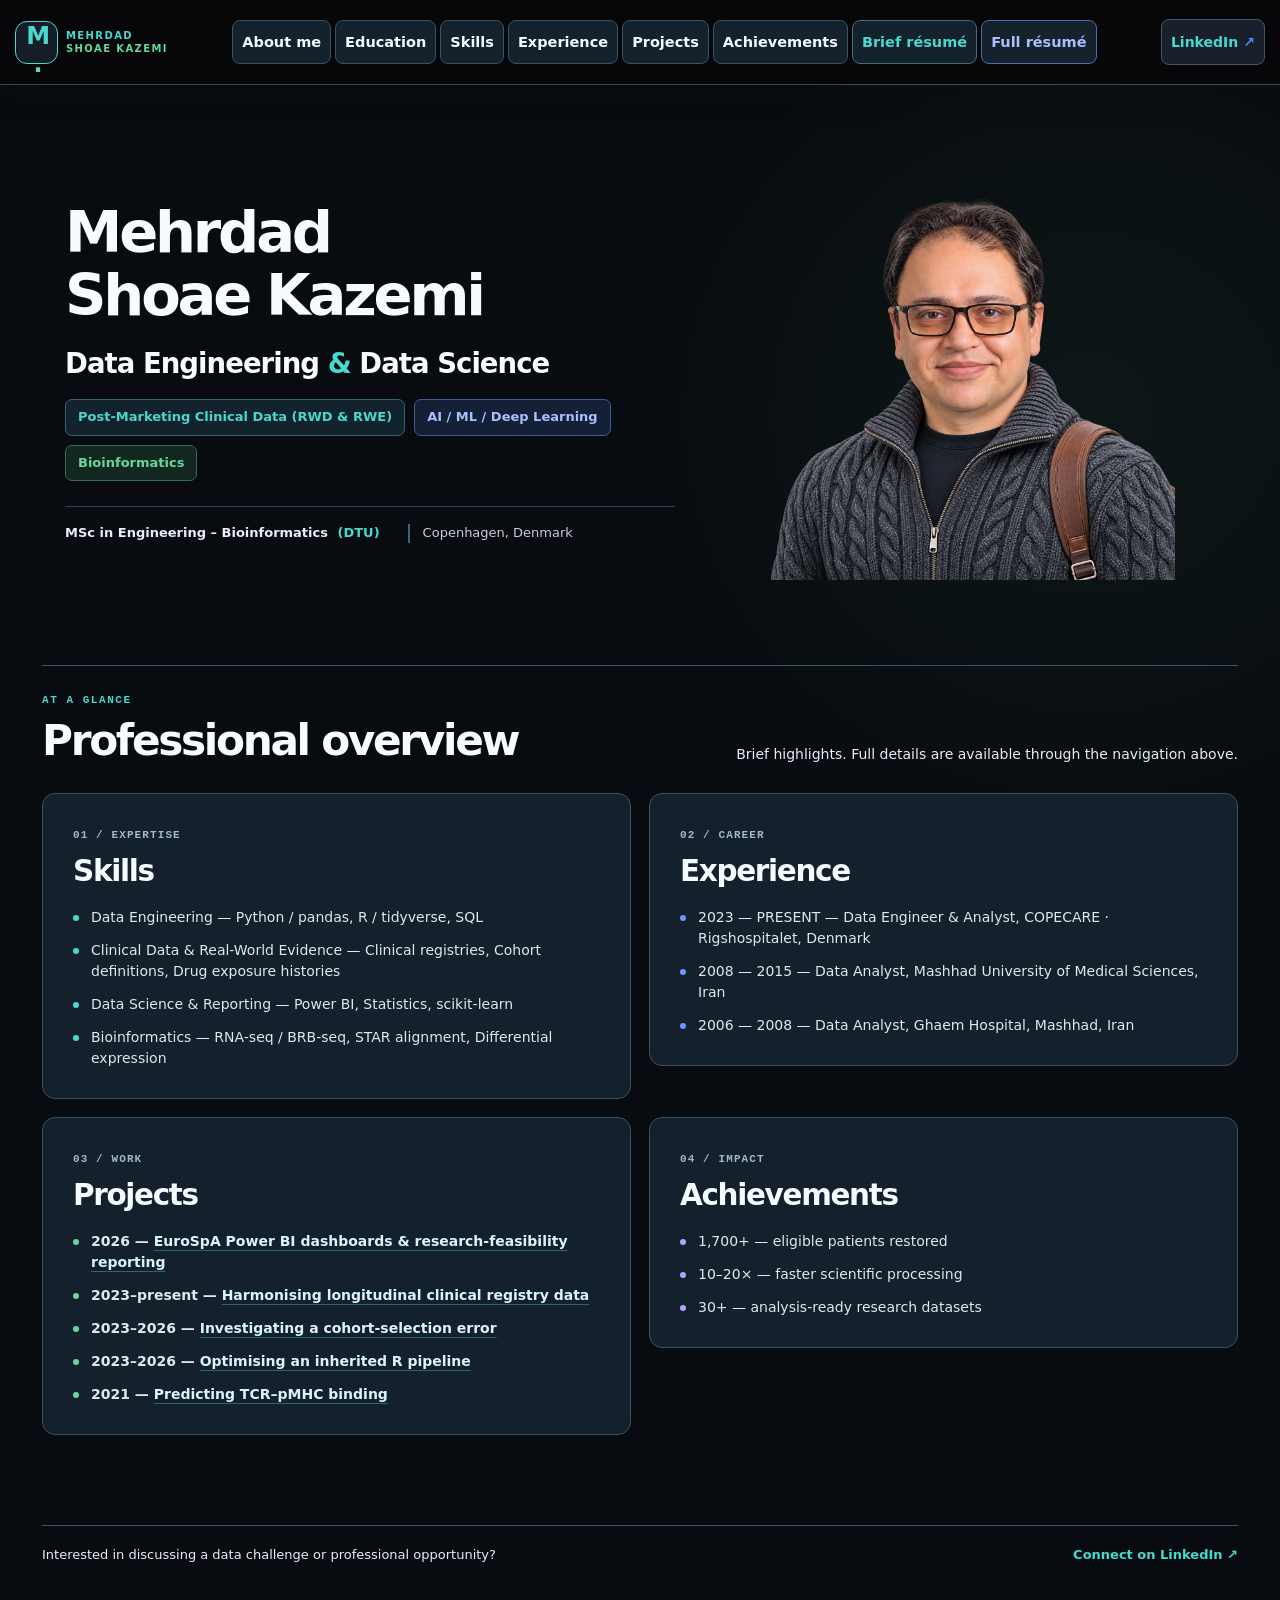
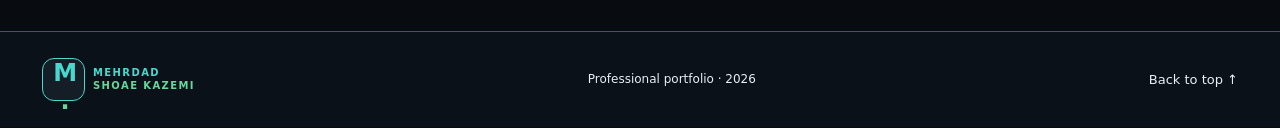
<file: index.html>
<!doctype html>
<html lang="en">
<head>
  <meta charset="utf-8">
  <meta name="viewport" content="width=device-width, initial-scale=1">
  <meta name="theme-color" content="#09070d">
  <meta name="description" content="Mehrdad Shoae Kazemi — Data Engineering, Data Science, Post-Marketing RWE Data Management, and AI/ML/Deep Learning. Experience, skills, and projects.">
  <meta property="og:type" content="website">
  <meta property="og:title" content="Mehrdad Shoae Kazemi | Data Engineering, Data Science & Clinical RWE">
  <meta property="og:description" content="Professional portfolio: work experience, technical skills, projects, research and publications.">
  <meta property="og:url" content="https://mehrdadsk.github.io/portfolio/">
  <meta property="og:image" content="https://mehrdadsk.github.io/portfolio/social-card.svg">
  <link rel="icon" type="image/svg+xml" href="./favicon.svg">
  <link rel="canonical" href="https://mehrdadsk.github.io/portfolio/">
  <link rel="stylesheet" href="./styles.css">
  <link rel="stylesheet" href="./hero.css">
  <link rel="stylesheet" href="./palette.css">
  <link rel="stylesheet" href="./hero-fit.css">
  <link rel="stylesheet" href="./noir-gold-orange-purple.css">
  <link rel="stylesheet" href="./recruiter-layout.css">
  <link rel="stylesheet" href="./portrait-no-frame.css?v=3">
  <!-- flag-removal-guard: override any legacy cached flag/map styles and remove hero haze. -->
  <style>
    body.recruiter-home .denmark-flag-strip,
    body.recruiter-home .flag-wave-canvas,
    body.recruiter-home .recruiter-hero .hero-grid-haze,
    body.recruiter-home .recruiter-hero .hero-copy::before,
    body.recruiter-home .recruiter-hero .hero-copy::after {
      display: none !important;
      content: none !important;
      background: none !important;
      opacity: 0 !important;
    }
    body.recruiter-home .recruiter-hero .hero-copy,
    body.recruiter-home .recruiter-hero {
      background-image: none !important;
    }
  </style>
  <link rel="stylesheet" href="./portfolio-pages.css?v=project-titles-3">
  <title>Mehrdad Shoae Kazemi — Data Engineer & Analyst</title>
  <script src="./content.js?v=four-dashboard-links-3" defer></script>
  <script src="./app.js?v=four-dashboard-links-3" defer></script>
  <script src="./hero.js" defer></script>
</head>
<body class="recruiter-home portfolio-landing">
  <a class="skip-link" href="#main">Skip to content</a>
  <div class="site-shell">
    <header class="site-header" id="top">
      <div class="header-inner">
        <a class="brand" href="#top" aria-label="Mehrdad Shoae Kazemi, home"><span class="brand-symbol" aria-hidden="true">M<span class="brand-dot">.</span></span><span class="brand-caption">MEHRDAD <span>SHOAE KAZEMI</span></span></a>
        <nav class="desktop-nav" aria-label="Main navigation">
          <a href="./about.html">About me</a><a href="./education.html">Education</a><a href="./skills.html">Skills</a><a href="./experience.html">Experience</a><a href="./projects.html">Projects</a><a href="./achievements.html">Achievements</a><a href="./cv.html">Brief résumé</a><a href="./full-resume.html">Full résumé</a>
        </nav>
        <div class="header-actions">
          <a href="https://www.linkedin.com/in/mehrdadshoaekazemi/" class="header-contact" target="_blank" rel="noopener noreferrer">LinkedIn <span aria-hidden="true">↗</span></a>
          <button class="menu-toggle icon-button" type="button" aria-expanded="false" aria-controls="mobile-menu" aria-label="Open menu"><span aria-hidden="true">☰</span></button>
        </div>
      </div>
      <nav class="mobile-nav" id="mobile-menu" hidden aria-label="Mobile navigation">
        <a href="./about.html">About me</a><a href="./education.html">Education</a><a href="./skills.html">Skills</a><a href="./experience.html">Experience</a><a href="./projects.html">Projects</a><a href="./achievements.html">Achievements</a><a href="./cv.html">Brief résumé</a><a href="./full-resume.html">Full résumé</a><a href="#contact">Contact</a>
      </nav>
    </header>

    <main id="main">
      <section class="hero section-shell hero-v2 recruiter-hero" aria-labelledby="hero-title">
        <div class="hero-copy">
          <h1 id="hero-title" class="recruiter-name">Mehrdad<br>Shoae Kazemi</h1>
          <div class="hero-profile-details hero-profile-compact">
            <p class="hero-primary-field">Data Engineering <span>&amp;</span> Data Science</p>
            <ul class="hero-focus-list" aria-label="Specialisations">
              <li>Post-Marketing Clinical Data (RWD &amp; RWE)</li>
              <li>AI / ML / Deep Learning</li>
              <li>Bioinformatics</li>
            </ul>
            <div class="hero-quick-facts">
              <p class="hero-degree">MSc in Engineering – Bioinformatics <span>(DTU)</span></p>
              <p class="hero-residence-compact">Copenhagen, Denmark</p>
            </div>
          </div>
        </div>
        <div class="hero-portrait-stage recruiter-portrait-stage" id="portrait-stage">
          <div class="portrait-display frameless-portrait" id="portrait-card">
            <img class="portrait-photo frameless-photo" id="profile-photo" src="./p2.png?rev=9fb8b7f72b2a" alt="Portrait of Mehrdad Shoae Kazemi" fetchpriority="high" decoding="async">
          </div>
        </div>
      </section>

      <section class="section-shell portfolio-overview" id="explore" aria-labelledby="explore-title">
        <div class="overview-intro">
          <div>
            <div class="section-kicker">AT A GLANCE</div>
            <h2 id="explore-title">Professional overview</h2>
          </div>
          <p>Brief highlights. Full details are available through the navigation above.</p>
        </div>
        <div class="overview-grid">
          <article class="overview-summary" aria-labelledby="overview-skills-title">
            <span class="tile-index">01 / EXPERTISE</span>
            <h3 id="overview-skills-title">Skills</h3>
            <ul class="overview-summary-list" id="home-skills">
              <li><strong>Data Engineering</strong> — Python, R, SQL, ETL</li>
              <li><strong>Clinical Data &amp; RWE</strong> — registries, quality control, longitudinal data</li>
              <li><strong>Data Science &amp; Reporting</strong> — Power BI, statistics, machine learning</li>
              <li><strong>Bioinformatics</strong> — RNA-seq, sequence analysis, deep learning</li>
            </ul>
          </article>
          <article class="overview-summary" aria-labelledby="overview-experience-title">
            <span class="tile-index">02 / CAREER</span>
            <h3 id="overview-experience-title">Experience</h3>
            <ul class="overview-summary-list" id="home-experience">
              <li><strong>2023–Present</strong> — Data Engineer &amp; Analyst, COPECARE / Rigshospitalet</li>
              <li><strong>2008–2015</strong> — Data Analyst, Mashhad University of Medical Sciences</li>
              <li><strong>2006–2008</strong> — Data Analyst, Ghaem Hospital</li>
            </ul>
          </article>
          <article class="overview-summary" aria-labelledby="overview-projects-title">
            <span class="tile-index">03 / WORK</span>
            <h3 id="overview-projects-title">Projects</h3>
            <ul class="overview-summary-list" id="home-projects">
              <li><strong>2026 — </strong><a class="home-project-link" href="./projects/eurospa-powerbi/index.html">Interactive EuroSpA Power BI dashboards on synthetic pooled data</a></li>
              <li><strong>2023–present — </strong><a class="home-project-link" href="./project.html?id=eurospa-harmonisation">Harmonising clinical registry data</a></li>
              <li><strong>2023–2026 — </strong><a class="home-project-link" href="./project.html?id=quality-recovery">Clinical cohort quality-control investigation</a></li>
              <li><strong>2023–2026 — </strong><a class="home-project-link" href="./project.html?id=workflow-acceleration">Optimising an inherited R processing pipeline</a></li>
              <li><strong>2021 — </strong><a class="home-project-link" href="./project.html?id=tcr-pmhc">Predicting TCR–pMHC binding with deep learning</a></li>
            </ul>
          </article>
          <article class="overview-summary" aria-labelledby="overview-achievements-title">
            <span class="tile-index">04 / IMPACT</span>
            <h3 id="overview-achievements-title">Achievements</h3>
            <ul class="overview-summary-list" id="home-achievements">
              <li><strong>1,700+</strong> eligible patients restored through quality control</li>
              <li><strong>10–20×</strong> faster scientific data processing</li>
              <li><strong>30+</strong> analysis-ready research datasets from 19 European registries</li>
            </ul>
          </article>
        </div>
      </section>

      <section class="section-shell home-contact" id="contact" aria-label="Contact">
        <p>Interested in discussing a data challenge or professional opportunity?</p>
        <a href="https://www.linkedin.com/in/mehrdadshoaekazemi/" target="_blank" rel="noopener noreferrer">Connect on LinkedIn ↗</a>
      </section>
    </main>

    <footer class="site-footer"><div class="section-shell footer-inner">
      <a class="brand" href="#top"><span class="brand-symbol">M<span class="brand-dot">.</span></span><span class="brand-caption">MEHRDAD <span>SHOAE KAZEMI</span></span></a>
      <p>Professional portfolio · <span id="updated-year"></span></p>
      <div class="footer-links"><a href="#top">Back to top ↑</a></div>
    </div></footer>
  </div>
  <noscript><div class="no-script">Enable JavaScript to see projects, skills, career history and publications.</div></noscript>
</body>
</html>
</file>
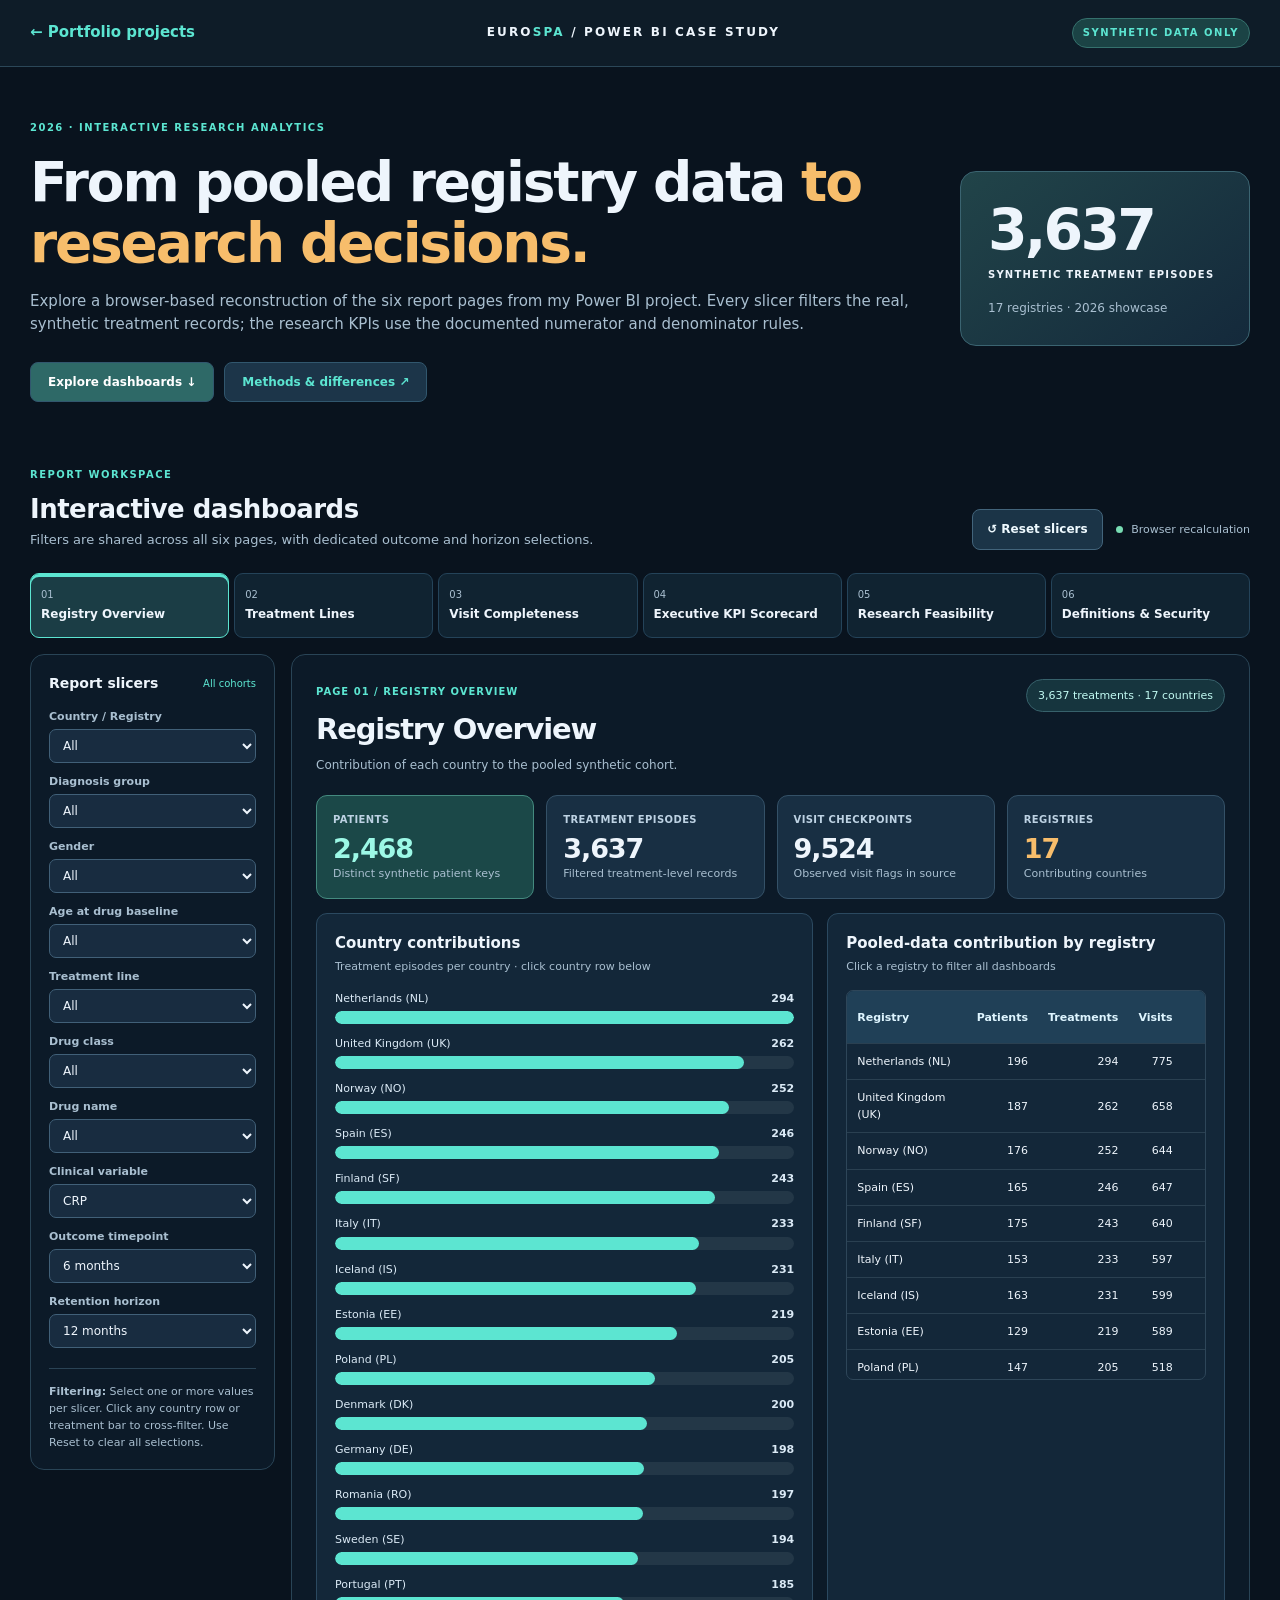
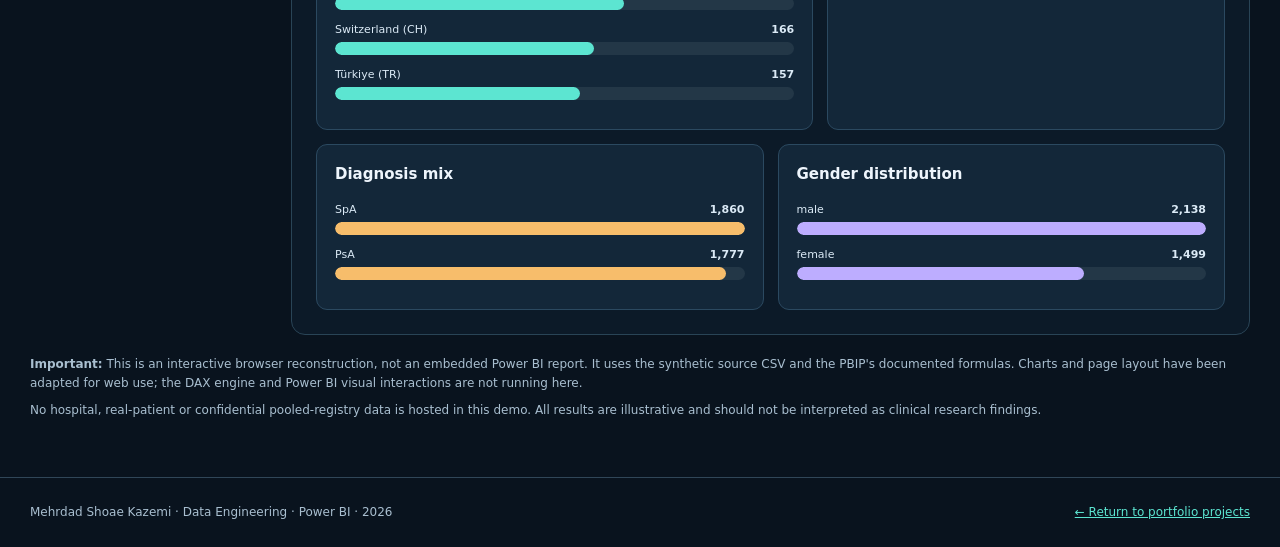
<file: projects/eurospa-powerbi/index.html>
<!doctype html>
<html lang="en"><head><meta charset="utf-8"><meta name="viewport" content="width=device-width, initial-scale=1"><meta name="theme-color" content="#09121d"><meta name="description" content="Interactive EuroSpA synthetic pooled-data dashboards: executive KPIs, research feasibility, treatment lines, registry coverage and visit completeness."><title>EuroSpA • Interactive Clinical Data Dashboards</title><style>:root{--bg:#09131e;--bg2:#0d1c2a;--panel:#122537;--panel2:#162d41;--edge:#294356;--text:#eef5fc;--muted:#a9bfd0;--aqua:#5ce5d1;--amber:#f7bd6b;--violet:#bdadff;--rose:#f48f9d;--good:#78dcb3;--warn:#f4c279;--bad:#ff9496;--radius:13px}
*{box-sizing:border-box}html{scroll-behavior:smooth}body{margin:0;background:var(--bg);color:var(--text);font:15px/1.55 Inter,ui-sans-serif,system-ui,-apple-system,Segoe UI,sans-serif}button,select,input{font:inherit}button,a{transition:background .15s,border-color .15s}a{color:var(--aqua)}a:hover{color:#c4fff3}button{cursor:pointer}button:focus-visible,a:focus-visible,summary:focus-visible{outline:2px solid var(--aqua);outline-offset:3px}.skip{position:absolute;top:-100px}.skip:focus{top:8px;left:8px;z-index:10}.top{border-bottom:1px solid #2b4758;background:#0e1c28}.topinner{max-width:1470px;margin:auto;padding:18px 30px;display:flex;align-items:center;gap:24px;justify-content:space-between}.return{font-weight:650;text-decoration:none}.brand{font-weight:850;letter-spacing:.18em;font-size:12px}.brand span{color:var(--aqua)}.seal,.kicker{color:var(--aqua);letter-spacing:.15em;font-size:10px;font-weight:850}.seal{padding:6px 10px;background:#1b4345;border:1px solid #35716d;border-radius:25px}.hero{max-width:1470px;margin:auto;padding:48px 30px 45px;display:grid;grid-template-columns:1fr 290px;gap:35px}.hero h1{font-weight:740;font-size:clamp(33px,4.3vw,61px);line-height:1.12;letter-spacing:-.04em;margin:14px 0 15px;max-width:950px}.hero h1 em{font-style:normal;color:var(--amber)}.hero p{max-width:880px;color:var(--muted);font-size:15px}.hero-links{display:flex;gap:10px;margin-top:25px;flex-wrap:wrap}.hero-links a{padding:10px 17px;background:#1c3549;border:1px solid #31576e;border-radius:8px;text-decoration:none;font-weight:750;font-size:12px}.hero-links a:first-child{background:#2e6967;color:#fff}.hero-side{border:1px solid #3b6471;border-radius:16px;padding:27px;background:linear-gradient(142deg,#214449,#14293b);align-self:center}.hero-number{font-weight:800;font-size:57px;letter-spacing:-.05em;line-height:1.1}.hero-side span{font-weight:750;font-size:10px;letter-spacing:.12em}.tiny{color:var(--muted);margin-top:14px;font-size:12px}.workspace{max-width:1470px;margin:0 auto;padding:15px 30px 50px}.mainhead{display:flex;justify-content:space-between;align-items:end;gap:20px;margin-bottom:23px}.mainhead h2{margin:4px 0 0;font-size:26px;letter-spacing:-.02em}.subtle{color:var(--muted);font-size:13px}.toolbar{display:flex;align-items:center;gap:13px}.toolbar button{border:1px solid #42647b;background:#1b3447;border-radius:8px;color:#effaff;padding:10px 14px;font-weight:700;font-size:12px}.toolbar button:hover{background:#274b62}.signal{font-size:11px;color:var(--muted);white-space:nowrap}.signal i{display:inline-block;background:var(--good);width:7px;height:7px;border-radius:50%;margin-right:5px}.tabs{display:grid;grid-template-columns:repeat(6,minmax(0,1fr));gap:5px;margin-bottom:16px}.tab{text-align:left;background:#102331;color:var(--muted);border:1px solid #244359;border-radius:9px;padding:13px 10px;font-size:10px}.tab strong{display:block;color:var(--text);font-size:12px;margin-top:3px}.tab:hover{border-color:var(--aqua)}.tab.active{border-color:var(--aqua);background:#1b3d45;box-shadow:inset 0 3px var(--aqua)}.layout{display:grid;grid-template-columns:245px minmax(0,1fr);gap:16px}.slicers,.canvas{background:#0c1a28;border:1px solid #294456;border-radius:14px;min-width:0}.slicers{align-self:start;padding:18px;position:sticky;top:10px}.sidebar-head{display:flex;justify-content:space-between;align-items:center;gap:6px;margin-bottom:13px}.sidebar-head h3{margin:0;font-size:14px}.sidebar-head span{font-size:10px;color:var(--aqua)}.filter-stack{display:grid;gap:10px}.filter-control label{display:block;margin:0 0 4px;font-size:11px;color:var(--muted);font-weight:700}.filter-control select{width:100%;background:#182c40;color:var(--text);border:1px solid #416078;border-radius:7px;padding:8px 9px;font-size:12px;max-width:100%}.side-note{margin-top:20px;border-top:1px solid #2a4355;padding-top:14px;color:var(--muted);font-size:11px}.canvas{padding:24px;min-height:680px}.report-title{display:flex;justify-content:space-between;align-items:start;gap:20px;margin-bottom:20px}.report-title span{color:var(--aqua);font-size:10px;letter-spacing:.1em;font-weight:850}.report-title h2{margin:5px 0 4px;font-size:29px;letter-spacing:-.04em}.report-title p{font-size:12px;color:var(--muted);margin:0}.selection-pill{white-space:nowrap;padding:7px 11px;border:1px solid #37616b;border-radius:20px;background:#16353e;font-size:11px;color:#c1faf2}.cards{display:grid;grid-template-columns:repeat(4,minmax(0,1fr));gap:12px;margin-bottom:14px}.cards.five{grid-template-columns:repeat(5,minmax(0,1fr))}.card{border:1px solid #345167;background:#182f43;border-radius:11px;min-width:0;padding:16px;min-height:99px}.card .eyebrow{font-size:10px;color:#bdd2e3;font-weight:750;text-transform:uppercase;letter-spacing:.04em}.card .big{font-size:27px;font-weight:800;letter-spacing:-.04em;margin:7px 0 1px;line-height:1.1}.card .mini{font-size:11px;color:var(--muted)}.card.accent{background:#1b4848;border-color:#448a7f}.card.accent .big{color:#9cf8e6}.card.warm .big{color:var(--amber)}.card.violet .big{color:var(--violet)}.card .smallbadge{display:inline-block;margin-top:7px;border-radius:5px;padding:3px 7px;font-size:10px;background:#274457;color:#dff5ff}.card .smallbadge.achieved{background:#215244;color:#a5f3ca}.card .smallbadge.low{background:#54303b;color:#ffb9c3}.card .smallbadge.neutral{background:#33485a;color:#c7d7e6}.panels{display:grid;grid-template-columns:1.25fr 1fr;gap:14px;margin-top:14px}.panels.equal{grid-template-columns:1fr 1fr}.panel{background:#132739;border:1px solid #2b4960;border-radius:11px;padding:18px;min-width:0;overflow:hidden}.panel.wide{grid-column:1/-1}.panel-head{display:flex;align-items:center;justify-content:space-between;gap:15px;margin-bottom:15px}.panel h3{font-size:15px;margin:0;font-weight:730}.panel-note{font-size:11px;color:var(--muted);margin:3px 0 0}.panel .tag{font-size:10px;color:var(--aqua);white-space:nowrap}.bar-row{margin:0 0 11px}.bar-label{display:flex;justify-content:space-between;gap:8px;margin-bottom:4px;font-size:11px;color:#dbeaf6}.track{height:13px;background:#233747;border-radius:20px;overflow:hidden}.track>div{height:100%;background:var(--aqua);border-radius:20px;transition:width .2s}.track.orange>div{background:var(--amber)}.track.violet>div{background:var(--violet)}.track.pink>div{background:var(--rose)}.stack-row{display:grid;grid-template-columns:84px 1fr 58px;gap:10px;align-items:center;margin:0 0 12px;font-size:11px}.stack-bar{height:32px;border-radius:5px;overflow:hidden;display:flex;background:#2f4759}.stack-bar>button{border:0;height:100%;padding:0;min-width:0;opacity:.94}.stack-bar>button:hover{opacity:1;box-shadow:inset 0 0 0 2px #fff}.legend{display:flex;gap:12px;flex-wrap:wrap;margin:15px 0 0}.legend span{font-size:11px;color:var(--muted)}.legend i{display:inline-block;width:10px;height:10px;border-radius:3px;margin-right:5px}.table-scroll{max-height:390px;overflow:auto;border:1px solid #2e4659;border-radius:7px}.table-scroll table{width:100%;border-collapse:collapse;font-size:11px;min-width:445px}th,td{text-align:left;padding:9px 10px;border-bottom:1px solid #2a4051}th{position:sticky;top:0;background:#204057;color:#def5ff;z-index:1;font-weight:750}td.number,th.number{text-align:right;font-variant-numeric:tabular-nums}tr.clickable{cursor:pointer}tr.clickable:hover{background:#235061}tr.active{background:#1a4e57}.status{font-size:10px;padding:3px 7px;border-radius:7px;white-space:nowrap}.status.sufficient,.status.achieved{background:#245044;color:#a9f4c7}.status.medium{background:#65492c;color:#ffe4b1}.status.low,.status.below{background:#653b42;color:#ffc1c5}.status.na{background:#3b4b5a;color:#c6d2dc}.hint{font-size:11px;color:var(--muted);margin:12px 0 0}.explainer{margin-top:13px;padding:14px;border-left:3px solid var(--aqua);background:#112d3b;color:#c0d6e4;font-size:12px}.loading,.empty{padding:80px 10px;text-align:center;color:var(--muted)}.definitions{display:grid;grid-template-columns:1fr 1fr;gap:13px}.definition{border:1px solid #355064;background:#152c3d;padding:18px;border-radius:10px}.definition h3{margin:0 0 8px;font-size:15px}.definition p{margin:0;font-size:12px;color:var(--muted)}.definition code{display:block;margin-top:8px;font:11px ui-monospace,SFMono-Regular,Consolas,monospace;color:var(--aqua);white-space:normal;overflow-wrap:anywhere}.footnotes{margin-top:20px;font-size:12px;color:var(--muted);max-width:1200px}.footnotes p{margin:8px 0}footer{border-top:1px solid #304658;padding:25px 30px;display:flex;justify-content:space-between;gap:20px;font-size:12px;color:var(--muted)}.loading-error{border:1px solid #b75a67;padding:20px;background:#3a222b;border-radius:9px;color:#ffced4}
@media(max-width:1100px){.tabs{grid-template-columns:repeat(3,1fr)}.cards.five{grid-template-columns:repeat(3,1fr)}.cards{grid-template-columns:repeat(2,1fr)}.layout{grid-template-columns:200px 1fr}.slicers{padding:12px}.canvas{padding:15px}}
@media(max-width:770px){.hero{grid-template-columns:1fr;padding:30px 16px}.hero-side{display:none}.workspace{padding:10px 12px}.layout{display:block}.slicers{position:static;margin-bottom:12px}.filter-stack{grid-template-columns:repeat(2,minmax(0,1fr))}.tabs{grid-template-columns:repeat(2,1fr)}.tab{padding:8px}.cards.five{grid-template-columns:repeat(2,1fr)}.panels,.panels.equal,.definitions{grid-template-columns:1fr}.mainhead{align-items:start;flex-direction:column}.report-title{flex-wrap:wrap}.canvas{padding:13px}.topinner{padding:13px 16px}.brand{display:none}footer{flex-direction:column}}
@media(max-width:450px){.filter-stack{grid-template-columns:1fr}.cards,.cards.five{grid-template-columns:1fr 1fr}.card{padding:10px}.card .big{font-size:21px}.selection-pill{white-space:normal}}
</style></head>
<body><a class="skip" href="#dashboard">Skip to dashboards</a>
<header class="top"><div class="topinner"><a class="return" href="../../projects.html">← Portfolio projects</a><span class="brand">EURO<span>SPA</span> / POWER BI CASE STUDY</span><span class="seal">SYNTHETIC DATA ONLY</span></div></header>
<section class="hero"><div class="hero-main"><span class="kicker">2026 · INTERACTIVE RESEARCH ANALYTICS</span><h1>From pooled registry data <em>to research decisions.</em></h1><p>Explore a browser-based reconstruction of the six report pages from my Power BI project. Every slicer filters the real, synthetic treatment records; the research KPIs use the documented numerator and denominator rules.</p><div class="hero-links"><a href="#dashboard">Explore dashboards ↓</a><a href="./kpi-source.md" target="_blank" rel="noopener">Methods &amp; differences ↗</a></div></div><div class="hero-side"><div class="hero-number" id="hero-treatments">3,637</div><span>SYNTHETIC TREATMENT EPISODES</span><div class="tiny">17 registries · 2026 showcase</div></div></section>
<main id="dashboard" class="workspace"><div class="mainhead"><div><span class="kicker">REPORT WORKSPACE</span><h2>Interactive dashboards</h2><div class="subtle">Filters are shared across all six pages, with dedicated outcome and horizon selections.</div></div><div class="toolbar"><button id="reset" type="button">↺ Reset slicers</button><span class="signal"><i></i> Browser recalculation</span></div></div>
<div class="tabs" role="tablist" aria-label="Dashboard pages">
<button class="tab active" type="button" data-page="registry" role="tab" aria-selected="true">01 <strong>Registry Overview</strong></button>
<button class="tab" type="button" data-page="treatment" role="tab" aria-selected="false">02 <strong>Treatment Lines</strong></button>
<button class="tab" type="button" data-page="visit" role="tab" aria-selected="false">03 <strong>Visit Completeness</strong></button>
<button class="tab" type="button" data-page="executive" role="tab" aria-selected="false">04 <strong>Executive KPI Scorecard</strong></button>
<button class="tab" type="button" data-page="research" role="tab" aria-selected="false">05 <strong>Research Feasibility</strong></button>
<button class="tab" type="button" data-page="definitions" role="tab" aria-selected="false">06 <strong>Definitions &amp; Security</strong></button>
</div>
<div class="layout"><aside class="slicers"><div class="sidebar-head"><h3>Report slicers</h3><span id="selected-count">All cohorts</span></div><div id="filters" class="filter-stack"></div><div class="side-note"><strong>Filtering:</strong> Select one or more values per slicer. Click any country row or treatment bar to cross-filter. Use Reset to clear all selections.</div></aside><div class="canvas"><section class="report-title"><div><span id="page-overline">PAGE 01 / REGISTRY OVERVIEW</span><h2 id="page-title">Registry Overview</h2><p id="page-subtitle">Country contribution to pooled synthetic patient, treatment and visit counts.</p></div><div class="selection-pill" id="selection-summary">All 17 countries</div></section><div id="report-content" aria-live="polite"><div class="loading">Loading synthetic report data…</div></div></div></div>
<section class="footnotes"><p><strong>Important:</strong> This is an interactive browser reconstruction, not an embedded Power BI report. It uses the synthetic source CSV and the PBIP's documented formulas. Charts and page layout have been adapted for web use; the DAX engine and Power BI visual interactions are not running here.</p><p>No hospital, real-patient or confidential pooled-registry data is hosted in this demo. All results are illustrative and should not be interpreted as clinical research findings.</p></section></main>
<footer><span>Mehrdad Shoae Kazemi · Data Engineering · Power BI · 2026</span><a href="../../projects.html">← Return to portfolio projects</a></footer>
<script type="application/octet-stream" id="synthetic-data">H4sIAEQm/GoC/4y92dImR3Il9iptuKLMPvXEvvTdiNPUtMjh0AiObsbG2qqBYrNEdBVUVeA2pjfTnV5MEeHb8cz8AbJpBfyFP3KJjPDw5fg5//Ob7z799PHr5w/vv3zzm//+zZ//529e3/yn3+4//nL98dv9b7/9dv3xu/PH360//vqv9h//df3xN/vf/mb/3d/uH7/dv/ztX+w/frf++Lu/XX/8t7/85n+8+Bb/+lfv/vD+h3Obb//5w9d/e//5h3cfv//Vn/35f/5f1m/+7+8//+ndx3/91Z/9p9/uH//T+49/evf5H9ePf7l//O2Xr58+fnj3qz/77fmv3/747sPH9cO3+4ffffeeLvQ7+vHrux/WZX73d/uHv37/9R/oPl9+9Wd//Vfnrz59/ud36xf++r/un/7mE439m7+inz5//emP735YP5/hf/tpPdO+7d+eX/72n99//37d99vzEH/x4SON/fYvzn/84dM/vT+//O3v9s9/9//9v5//8cO/vv/Vn/3d3+6f/9vHD1/ff/+rv/zw8Y/ff/rTr/7sv60XW3Pz/Yd3f/z46QtN/49f3q3f/PLju/1f/vj+4/fvP5+///v3f3r3w/v1n84/9qjPP/3x/Jd3f3j39d1373/8uv7ju+/f/fDhTz/96d0f9g8f3/3jh4+f9/Xe/fj5/Z8+/PDuy/6lP7z7/OG7D18/fPywf+sPH/70/h8//BuP+cPnT+sS/MN3dAX56f3nr59+0N/8/v1P331+90/v7Ervv777+P4zP8nff/jhj5/kv/zxkz3VH3/68v6Hf+QfPnz8+x8+/MsH/uFf4EE+f/jy7iP++PUn+b0v6/nlEb+8/+4ne8SvH374/vM7G/X103cffoCf/h6e9qcf12TBj1++vpcL8ez++ZqvNcP/E2b4N9/8172a/Ez/5pu/++u/+IAT/ptvfvdX/2v84CfexuIH+M03/8d//MsPl+9A4/sH/0Hgb/HL2HXdF9Knun6o36x1+Kd3P/74/nv/zXQAfDr3u/YV9VfhY56nS/mD/6r6m/Bx4T3cV4Yr2Oe2t7PPfn6xfbh8frisXwdwXVwQdhVcGPo93Pqwv4VlQjdMH775f17f/NN6uHd/+IH28B/effn+3fl47778/VkF6+cvv//u84/67++/nA92/ob+/R/e/d/7Y71bBiAN+bdG//YlDR7947sv58JkJf750w8/vP/4+//r04ePX7/8/gz7ekyG+6sf33398P7j19//8YdPf3j3w++/fPfp83v4621Ib3/59+uff/zpvf39P/zrl7Vm3328XuWH9/t5/st//Pa33+rfffzy7sNeMGvtf//xw5dPP3z6eEzW17XEfzwPxrP0/ocPH/eA9qdPH7/+w/qXmOTfUpF/y/pfW6B/W5f6/H696NcPnz7+50+fP/zbp4/7iu0V0yuOVyqv3F4trF97/y9rgXz98E/vv/36+afvvv70+d0Pf75s9Od3f3z/zW/Cr2eoYWb4tf/TPmNPa4I//bT2xvrQv/3p86dvf/yPv/+bT//8/vP/9rvf//kP79dU/O7j1/d//Pxu2fRf/9uHH3/1H371/l/e/enHNfo/fPnX9Zzvv3747vc/fvr0w/vvf//9siC//u7LP+21/emf99P+9/CKr/Daf+7/tfrr/UN/5ZlDmOtdRo6xJv050C+n9cuz/Y/XGp7OwP3neMVyhuf162n00V65z55K52HhNdfv5ujGrf/lV/w1PUOeMfY1F0H/V8qrjTMgn984w+p6rvnrM+AVe0ttTVPsNcQ0dGDreqvCb7fflN8wv9IYMbX1iCPNkeyGI+m4ev7i3HHdq9JD5qiTkVMP6/9wstJcD5xHK7WdN1pXy4kmqp3707OUea7Vzq/E0sq6zWg5xSlPv14x0Xv3M+48xXylX9OnWhM8x/ou9tw1ykR1vtEaUtbr0NTSr+ZRS2n7c6YaA33Ovr9JOCPHGXmmKr1KP/fq/DHn+Wdeg87PrcpaWKtc1oKMT3vCUraPOmd+/[base64]/cmra1nWXBnxec9gdWevqglWAv1mIJIpiCGsN56rZ0Zpt672/7cF5GR+1FooyX63GH0c8NtGGhrpcq7t++rxbnfO/sLrf9ti0C7hS40liWjb1nDundqo6x/3e+X8/mW6/r3C+U9l7yS86uvdxhjW7W9rMyqmcmIzbZQkanfj9tjWY+0Hn8tnGjGpt5HpmV3Bnz6/YkTr/xEE8FTs3fE+c4NdoKYmbynIJG1S/TiI3Uzxeua8rLdLNOyPGTDb/+jXx36pZbVzlVfb38NshQRJmbANx76abbNrmZL15BlgnLP6x/HWNSx53jMOmbiJbB3fNr2gG3pXmD8v/GqQTba2qRJTp2cyPDUqYaq2KFF24N3eEqdpimr6V63X+uiwbmX1vlSylko1XZainB+Dtlo69lnTo8GTwekvbKmbs21yULFrTl0RNKtuXwKvYc7kM89qo7Itp/WHxUO5bWA2ZzZ481hh7Idletb1K4TO2ubg0buK+yfh1wh7pvIxFazO3um6PTZ+wyeV8/[base64]/7nbDOqYQlmsUtEi20+zV4sHU3temDeAzrk7JoSYRubv15yUm9GHDNyNs46Hlm3cbGFvV6h0dJpfLKeM8PN4V467MGXbM++9rLsJbY+shd1zWULXDK+QVKXqs8ZdnzpHMn1vc2QF7oe75MOXsD2XO1my2KyF1DUoT/Oa2GLsU1aTQGWubMYx0jx/IDrs3/iT7yesIYik3sWaW+z69kR7AIdTE5sAVyEsyVoraHVpdW7XLhSjgOb9iaQzzXMq1kPyf4o+fNjrnkqx08Is6tvJYch77YyzcqUvUVp12yXLYzc7FUoIJKlsL/ICjvWCbHzAE0fqAb7JOusYd+Ut3yFbbvTBhmHsD8LAQV9gx0O9HRdeHgc12jx1brGQEN5vsVykAaYO1tANaEnwCY2giOtcWeW/VYzRLjpZ+w+/2KmCDW6E77tmS7LOTdPddiGqBw+kzVK+ElXWFubndA7wmNHm2wwz2i1C6zP2+jeib5dWK7fscY99DoyBIzuEg2P1si2jIJWdi/oJAC3Q7fpdkLFJlZnzVs17xFs4Jkam+LOa+gYhPxzcywXz/vRJtvLc1bU7WqAF7bCutIKT5X5YXqF/YkgQ5OC+Ey3pxu2ZtZ0BHMaVqiyXfqWR2hPyaA63bHcyGtYbmPqpfQQOVpdH4j81xKGBd908xbcJZLlEra1zN2ctrXrez1H1wrieM+MqZ+lmUOfAnjPEhmsCQwwAd3cz5Y4yUQWcMoht8OBHY/uoHFH6bn0mM17Ng9BL3A8hBirfrUVFc0g/sExfr2VUSQHEWwa5BL5nDXsY/Tz+DlKBmW/Tl/XObNScjbbNdZL25nXMn7RWC2TUDvE8hh86BAKEnVRt5wmBjhrg1xH5HNOZzvaBx5V50CXIRCnbLdwaPzG4b3s/xNeHnsVewgtnAChdfvY1cXrlrKiJQv31niscRBDzlRAm5zTMWLh4spfPrIFKXMd9rpI1vLqyTxz3afXhGsbkLCt+sB5+YD4wFVDzjZdQFXJdW3ZDlBNTKn/PPbbr6lbm6+pHUzHyYn+oucz80erE0KkfTZOcjlWFN44OZD4rnPHVbbOJpvlfD5D4tCNtiad+gGiK8ospMvrlbNp5KSyDNF9Rjp4o0lcucu5ek96g6vSwUYUCV0g05dqL/Xqzk47lzsESe01fybj0jN+vBgyuO69cvBYgubMh7nuvdhNpjxkcfk7s+CVhkDKey2VQN9hmYmT2o4JQgxJdss/[base64]/aB2N6nkZ8vwUlDjd4+0EntQ+7ltfuPq0jVWnLCKINaslA0gmya/f87frqF0sVmSkeeZ2SZUSAOgNVm/3u4jadlNGXmcM3YvK9wzXEceS9p2neUxp6nrX5z9uK0We2UaY50Dp2iVdQ/[base64]/88Xs4FHJpz/vR3nmqgn2va4SWdIyZvOmGSLSaW71WqYVAzg+mCaWkKDupSOpehotwZfCnFb4olSJvYOt8Gk2IWVKj5ykwIo1Zk23ddYseJzN8jSRsmRsx9bBQSvUBWxmx2bH5GaRg5mysYmTnFEjxT2Nld3/uCJInbYB+b0YrHbXWx3j5JlGjQm2F0x/SffrnBpZTq4aHpu/[base64]/PVjv78+v8iQaikctlqswXO8Z3fqFIuKn55Zn1HLSh21bNgmW4wYWbVFNnwIr4OHujKERkWIKnriAQKlZRrnByKOx9BLj5sNTOi3NTOycRxaBcvbMYsGyYNSuybYoveJT7kOMdpRLUDeblKtmJtQFjJotO5tl2YrPCZYw+p6apsFzX/l2fbnmludSnalmMACtbGwxxS9EldXa2e1zG7IOTwRtdS/EH4AVW1D6wbBwdf9ZG/ndUys8hakevGZvlmXQBNORwSXtjNsaucIBspanjvnPz0Rcr4lOO/sRn9gxpXquZBxtgUzYazDLaK6sH5tbnKHcPHr9P9VijSw7e0oKXopTg6AKDCyBjpkbIYx6oyBH5w1hWWCKw/ahl3GsQnPRgkEezUGptsFN6vmw2CRKkPCApE0bAZYpRcygnWm7s5kZyTvJxvw/q7ERFGvBv4wKuKOfrdvpK80uESaqalyb4x7nMxgS0DJdJXPztWFBnK1jnBBNadRqq+QTVFbsLe4Ujx3nPqsvAcuajJFevZPTCScTx/A3OqMVXc9X1YlXmUkt02EEH8tkbJxh+MEd9Rx/HBwx+aSCmNPHY3TmnASf2c2k9vqBShxDJ5Wr2B4hkFLAfG/IYHKoyP2Spo4D7wi3mfUBUWHI/JX1GzgMmgdhd6wpcRX7YB2wgCs0rB70NqrmS1L9UnjluCZIUSFVLzz4r8rTLHSbPfGPFn+2YJEZcFQwlQGRmREjeevaRwQeJO+7ee7Fj7pmrNUGhfXydhqEJPs8OwiYf+1MXtTgRgVM7eh1Yoy/OM2cEcfiPYGtbB6aT2Xk77Vd1xQzMSQWoE66A5MTdfT2kj7oVzZnh1SdArKFgwBXPbT/bDjBrnZZYUW+eqlhsD7czH82hPJWwftyQSPFF76W5bbAREPIgeiHyJ98uCes+S+6wyMnKUX2uhVOOrcyVS+jbOe8788OBfW8b6LPXN5vilJw/wpY9iSuM4DBc4uPkyXdpVt8kQYieiotzN7BmuUcAkNMTNwq0jk0cpeOj7ouZ1BzrOoRMgyWl4UInYM66ELlORljrcgdYwci88da1iY+XxnLKdgXmhNrk3fch7vQ8CN6UDkwiwZQWiF2LhIpt7YJxzi/KkK9Lzebce1lb1c7GSZlSdfNcpJh1W+gQgvIHncEV6O/8m+zFvkJdTrY+7Qq9zAG6clzhajgHA7aRtw0SDt0e3eFVYkGUn5zJI/UD5sgxRIXcmqlLydyE1BFZwFgNyWXWepLs6yoT1hQb6TQABlcFqhfX81dawGcl0MrIt8zJcUYMRO+q7ifgvKI9zcbrQEpz9ylV9xN5iTc9dptDxsRmlpAILpHPAWMFI7/+LTCb4JVaIXY/N/[base64]/AgNvc4V3lrqcW5khGbNAO0L1Qi4wD4MMiZsqJCvRR8Avrgl0zTsJHfPY/cNMoK+opq0CnPQEVnU8EXIMO7wJEDJwvWPRAJ5GkaSq2A7m7pjpsQ9AHX3MWzEnKBJKK+P3wIyDw41xlmwHPKoEBva8VhcfTEzCCdPrYSLxynuH0Je1wPrIxT5IlRn5Pg03f1tKNKuz53JdSjjeqGDLFg/sP85Xh53KcEoZQPZLusz7Llcb3lF361ZzClcXMCTdOPvUSIEsHlCO1XkY6bm0xtSSy83DHYUxGmgAFiPVg/[base64]/NZu+GlyHWoBeQbrZwUAkq7BLUVUWj1iEirsSMLXLT9kghNMheU0F4K48yNgAyQYrjTh8m673Cr11maCYmt7gD8+5NilP0qwFu2VBLDMjRRtVu7vWVrSe2cy39HjX2pxXmk+D5HZjBpzsMrKhLakC5zbss3VmWssXIRH5obuZlB19FPWvuUS/jUojYBijbSjtvpffIJTILk5IGm64+lLr9v3ZHq+whuEj8cBw9TLYHBkJa6p5mBIRDrcOiOjgcPsJdnjctivL4TKFyRtJVxl/AhdNhLHTqu+AItUxg1mXxXR5PUbcUypDyn3aPG2N0ZhSauGhXAV+BwKkpt/XVi+Mp5Zq5eM0E4D5yInfmbskDsOBj26ox7702rFxZ0lm1y/VkgNIs0MmlRYCWC2fLJ48qDTVYcMTXCJtn5mnpkHiSj0qnioFUlAybXvl+9ufnkH+RM2l2ScGjPvW56uHcEkbbvyDznZR2zUU9526dbiyo0meKrUB5EQgXTfdxXybCWeQgED6bk9oV/QMPEfFBRzbrTdLIq5b9qJVXKUZkbaWSD+rtMkqbS77PCA3qyZ/[base64]/fBeXAc7Q+NOBXVnc4prfz259zQutZDuUnJdzANgPF1RUFFX8QRyEL1ZTnLFJ5G8vA5JvRFsZMfuvBzQrTsdPcuiYp0BJtyS5P1Vx22BckuNW+NWPYXxe4PGcUdqOn+yw/qc6E/Oib5wCJSgPh1ca60oJA+scHe19t6e8o/b9V7OwzDQVur3C5w8ruyP7soBFJ8eyzqG/tOHysOyqRtbOAwSyWsNU2Xc7U2LbURsfqhuCjaWe5dmyq10Xcw6DICxlxd37DEK0xV1d/Y345BAEYRiAmF1+g9mh5eOPNX9WX8hSQUZMR1Zjtl9O0TVQHpkzKQgciYtW7khkbv8VdR5WKFDj0nsgFW/RrH6x5SAXFqQGiIKQ6q6SIotb70A0eRILTb1MqO0t/TwVIsdDogEO4v6BnYSqewQeIMxuyEbLNbTC5ydFbHO3+pjiXQ01548rNH1oBCl3fYhiTBcbFyjoXpKIZjncjKzruFu2b/hmkbjfIiJc8muHLhf0/axXuDcOshrHkhAekDmxFMpt1RljbBt4nEDx5y5MQZfb5nNQg9wA7gedw0IZ1UctJyvBDG9XCH5Y1mR8n4X4UxPhwZmWIA0ReeEMbzrgYC0fR/[base64]/iXjVCyPjHjeQi1H+/0Fvx8uPl03JJSOTIKEpaXdjx9xHDoAeTVzywQBzGB4Rh2VruExJUusR/pk7oqSmRzeFFssdrmkxDJyGg1mM6rTqMZkDuw0kisUOv4jV8Qok39msMriZ7dnAgyGU97cex8blympKjZG9d1fGg1N6ZyKlMQU+ocsAK6nnj37Xel+4ySjVEUdBc/usWxqstMFp0BQZoW9RD4Zecaiq3/sI6vxMduorH84beT5C/[base64]/TGTFpAVRpie7VJiNFY6QDmuLkB40ObPI4owpMWfblmUJ8LdkMZp8tJXeAGqZCxqiFhW6WjNMR5zw5nLG0h1TlkJ0ju2HBNgYi8RUHYV+pkgUpVOIewZzYgDThEcpMSSmoEI7QpWQJtj03zGcMXCx47koIs2mw3tIZ+6g7yQtoOFql+JkdwI2o/StMzHPnksdJQ3DAegs5QAAYyYtM5OZm0ASsxQ7T4UL2LAH48HcRgTTFcOERTOgEdsSEGXB6VSU48eU0D2GocZvarFr6qJfB2DJoiNHwIj8514UPVcIIf57mMrPUwUgLa2mGhW7EEF9ZZ8dyGnBYN9TI5Vr/lUczLspGEgiqXjPwyTXXMO98ejiwneQOtf8rEsNPL68+1SNW4ZNihKQKYzuJXxlM+WgVmFGSHpvz7EymnDCpLuV5eNNkHfYiVbOjxQMJUR4bJmAw3L/HT+S9E6ddgDzNHoeRmNAs+QqvtAXGYMEGAyZy8YtTd7nPoHlo1RP3mDlF4jvS/0oMHB4t3RYRltXNABL985vRysIzYsqMlhRzd5FNlH2TLHlJq9wBws7sO4W+j5M5Sr/W0NcQSMbNbbw+wj+FiyHO1N8tjzff1aeMKMagppVcrmy2VfMYCHJ2eEFjGb0bT82vAdXIaEPbBV4oiVK9HZ3p5nj/2o3NUQlyleTlsNsU6z/[base64]/Nbw42UkzgApU2Ha70V3LPkUvWWytott4KsdGy8Us61MAwHjxDG0gYYmKcf3WGsed6/c+8MzcSHgushHIk8qalWNsLRvt5JtM3MQIJHKHlGDP844Aai0lQFw8XB4xMcOO0FUkV7fhXKAjurBXiBBRr0XB5J0eV4dJEcUf7EfdKe/[base64]/87FWki79HzFVFxXGCylXHBcj0GyeMgaFlR968tEo3X4NoL5B600GWIfrFCI9rp70OBtkfTt5Iar7YG+Zop21qcDCxZM79Xwi9WUaN4hKlp1kvu2Ia8Mu5lilE3SZLIseHn0+HUKw1H7DRuWyvPqh1/CUGLAMXU085qIvsoL9kLhQXKhRIQtB+8wAbohz2pt0DEscZAscfggADs4kX0gKd8IDoMEZ2xd9M5qttwGZ4Kx18j4qFYwuTLJm6NPEJ67zkp06Z4xAbzTgsOwUXCB59tu8Djnr27txNSdqCbHDyXBO4h/tdTjutf3deqp16SwoVYngYrvy7Ox6AXt1OTnTniJmTAKw8B94z53dD66w/ymtAJGQnSNgg1puWcJ0gwXABZge6xpm8O57OF2ATnvdEYjJau75oT1vpyOhECmBUQbkrDZBsDd4vlDjzEyipg3GE0+htM1AZ04dGA+rKjcEJonv+DOw8UTdEV5fAjEmB+wYwuNysFRtejG6EdwtUWDRuhda2lp0z/FlWCGkdBYZaWxQuSoSUsHW9INJ3wCfbj4Pc2pzQ2bK1Yor1HdFSPiuaW68HG2XlJLalOK53i2eJzq1azyvrTNJGhQ4xUUWXwgCkUJ9p4MqjpBji3P5ZA6X+3RaS2qqCK1bp05RANVO/cGTWyJiPyjkdS4dDuoPFacCZICKWxc2sgUZL1SidgWAkT9Qu1XImzTbXjryOAr5Wr98k4w7uYYH3zNw4m45odUEBhvZMLH/[base64]/tRIyphTDulqP2N2A/7B6fLP68JsOqxY112IKYQAIodADSGsfFkGvzTHpxiowahcF0USkv7YTHCI+ZmoANfTH3Wzfd2kfEeHSCUTq7BzfiFwsSmvk2Oy5i1t/smRs5JN395hnY6QmzyLkvx38r/M05cBa4hAH8suvFHBx+o3HkKG3ZoYjyHem7vPKHTv70agUJiio2WxIqg1BcFpC4ZksYfxICI9q6V8EEPoK8qsu4XyGfrttrf+HutAnjnogwX7MBxG/NCLftTmN12u9QI6aXd1o5GsNDnE1tbDO834mbm++Hn4ZtP53oSdO2RDRAxAIWALbmlYAm4rsEdH7ym/pMGIFZlksvdLPAmqeJAFzolgloDXo/Y3oTCAC/eVo95bw8+2HFuDEp8xsCnGa0XG5T6a7dhRlusCHJpiLzHaEudibb2gdTYthQejVkKhEWuMtWO73kBguWDvKBFxBFu8wZ5iEpAE7SUgV+0230s8rGabXwj7AnMLd/x3HZXJdWz9iBWpA2+lJbSkLjTd01VXjdUl9f93hBAp24tKAnJPOOiAyQTiBx7j2Xt23kDqp9AuLruu/[base64]/yUltgF69XCKGRSMLRmxyThqKOg0xtNrDOnBS8MKwAvhLrT0WRzLKEVank+PQWJm1i3QIlWgzcqt1zgzkJ5WbRETWxlDMLDLtpCkLeYMb6HASlljMaEb0FfeJyMtxFEuTb0+fEyICKqTTjmogmm5Xw7jxWezVsPvIfRVM48gbwpgk8q3fF0ZSg/bPHHnD6G+GVdHv+ru6c3TJksMUL5oHIppwYGpaiNfutYRs0Ee0bT6daIY1V6h3HHqijQEc6TEDGPLpCqLKRhEBup96nay0aMd+MSF/2rY/PPC7J4LPaw9o0zTqHNvhSj3W3h4TXhM0O5wkIz3mAQ8AY4H57jMi4FsZmnKW+q6H6d/M+kwIHu7qhm1drjmKi2Tln4rLgkT4tMadXWFpTkqq3QNhy+NOoK/LbAaf1+QsiLHlgiadQb312S9cY2Pqup8VC5l53FRZuNXcE6xHW53T5Jmr6NMxGe0BOmIqKuMI8UslhomQVyTt7OPy1KbCQ/YS68pqeGd35C3d7DhTgu3HCLPajK+/[base64]/K+9u//vCTkQBpwC/[base64]/oWodLujHgdKYPG5BchroB1RnSMI/DqjXByLyZN4v25UDoEgsjoL87ZRBtrcv5o2ZvEoGzSnxTNRWaDnSGgGT57Q2cfI7YxgQRsvIZhXCKM3c0QGSbyii2J3KtvG7CtGj66ebw9OqtgLPPZDmIqMYedqQN6W52Dz9B7pyMN7VE/6nA6qLoL3cMHRyILaSxYuxMVRTY6I1Y2YLLBZJ4m1c4WCoT4L9UsQ3ZX9NWH1nfArcBbZcQAKIj9ldxy3XdAHU6GUo95KpQLiULH4GphO9lnrJjgPGMDdWo/[base64]/PW1kYuUy6CEVrimQr2Tgz4tboNWEVCKRbA54JejX3lE9fVmXPLEDV2hbpCU7Vkme5BfkI47ImFznlLNZ+c/[base64]/JJYVQ6zNCLLkg1i1iAoAe+iGVHPbtMmqcOMEp6v1IY9KfS6BxetKUA8l3q9zzIDqZ/Vd8GivK51xF7YoGJidYpATkUYquKLrNTZImlvrtfAdvoViy6/Y8QyUs4ZQZIfoRnx9PRMF32bUApr52VsL+4hNAjT3yGHVefcEijjy7gNZ4bH2Ie9ech5XCg+lDYYLbLPRq836BhJLOV7VqmeyO0/NgWYpB1MI3AZ1h2E2sg7d63EaqipZxQHgKU7pZNjnSsEdptpAwfzpInN0g0hm13pRXLc4g9lZBFJbaj2hWJYOjOS464DNiXMOl93Zr+PJuZjWkQYKy04F+JGIHS5zVr0ELaRI8tRTu0G8FmsUZXPL4XWvf2PFhEt/1GKIF2J+NK2bSt/LBqm18tDxk899jeOElfEYzbv7Gjs2SVQcwtRJRVZ1WsZAKX7TZVcYO2SmJgsBpOV8Zxr0JSFYKA1r6U5GZXl/xY4wITgj7n8O8kqxL9XsLFQm8MSUAgEImSXjkakFw0Il62cPvIUPJ8INRp5f1yDxbQSAulzJNa4n2YXRO/GJMlrFtcoJr4Y1sGYRyUjXnSlmaPQ6kaAx67NnUK8qgoHvzJROznYK41IwMJQLXCCBvAmgSx6UZZFmK2NrRX6lCOu6dTm96kP3dMaWihPR2jJbnnG9N2jeRhZGiVp+Spt1HKhIuf/[base64]/xwFaUlLmayTTq1DoSYWjFPiMdvu52Ml7FSR7q44q+684mqHBfCI/Aq+baNVdbyKI52LKTnuolP/Nha1cRWqgiOqOJHpbhwIR3OSEoKV4/z2cMjqeHLkUnERxJAO+QxMRICeUcmxLC0d3G0DMCkTN3Z5c/PDdWTy0oU7sB6EkUT+bKXu05GFfSk7ni+o3ZzkeAaFiFSEChQOGuBzBDF0FU6CC1BanNsJyqXMmu7t6bDnpp25xSisUjL2s93t2BHFzJTvFwakvCtGUCPhhPDP1WQy9ZzoJoKWS0nLDSLNYtTRtR6YSaLCfJXoWnm3R7e+lhDuDAqnSncQTWMth6sl5U/hzgniKbIXwW0dS7g+j5AoNXc2cL/rZnidF8WXqPayZteYOSdSqBAfrawI4eTGVG/Uk1AvlLSLUKVjTrWlbW3kJ2eiFiwOx4IQIcd6s0/RjEPYc7n4a/POFAA3q9CWg+XIi9KimmodQJQKwN09aiHgU3ji7oaRJF9l8IotAhibLx2Qi0Nwpp1oiAT7D7ZYGmqva6yf5/FMb4rEFhLUhsjFDFzSe3/BmGzTa8JbB8aXDHavgBBqhFDYPScaR8m0VChRGQ+VMz9Hd4qGyricWdyXsSW3LhsdyZXUCTUDH2pvyil+gQE5nWZ8ZCts8iBM9XlYNKQIlVD3mKiN+2AMTdIorwGMKmjqSGJTztSbaaRSO/GuE/pEYtMWsIQQmzIVjnqUt1x43e7dl3oFIitATmp+CjtJ0bbn+/[base64]/QN2xtxh6urd3+tsKaxkXYs5W5p8aXx8X0yN1F3C7NAyOncrF+iQrqq/POlSLShWy3iGZe8lXDJgB7G6dTrRgE3ckBIezQy2KYfbgMe04wkdLOjwt0mJunI3d6c2C7MVV6mfQjOIJOyKq37rDhEuhidGJRh6U83b7uKCtbrgDrC70tbi4vDtNxW47MhT/Iaz+MJHEY0EnfeI+TFK7xLryqA4XLmOkPVJaLQs9pZb/d08aJCb3noWTL7W1AhcZ9bWI+t9wgf7vil06pfJT4lLzWCxwioNjNZua2Fv3+vmt1tmYYQGDUxLxqcwWo8SY0zqo1OuI05il7iNSarWsNmqgv9zp2vvcHzR/0vg9rMA/[base64]/8HwMjZhPyOTUvrEt6gh49Wbqn5/f6hodCY0PquJFvtnBxTKrduaIgZ9TEkKAz7kmb3lzrQehXWs8DFQpPeeXesWEN+DgYo8UOtgdVg+Hv40lM0TGJe4OAXXjBs7cNDFYuCSaLRYdjS9FbglikuW3DjzgEbsCRsF9q7/re2mAAjmBioacgk87OTST5pLfWSVyij8fTJQpWORm4EGUNDbq+qQ4rsWBDLwVkPHUkBXlScImIqpvEAHDi5lhum3Ek7Jycb+Oap05cAsZtkB/YasTsTxToTgDjPTI4NP2BoXZz3VvWbmrWbrgiWMMgfeN4wq15MKPEzj4ei+mvl7pW2wodB6tUrm3YboKgGZV2ku8LfSNWh9a7zMhP2enEXrrernPzmqDixSHdCU5dDk77JjRPbDQUig/JjVLmuPAr63UKfadGe8qI663maZXD4UrpYNqN/EwYXqch2ZTZNR84ixXTOCVUkekor/Wop+uwxCx30oWr/OHJhrUbB0i3pMoEzHF6NSsWHh8ve9OYcQizq8ZYb+Tt2gXL4LTl6pYuW9dcn+m4BQXv1nz6NSIVPhw4DKYjigBSCKWLOjakgZv6yAbta2Y+5OFwT2YNZ3bkCkF58oySXQRPYpnNtyChazehVLD+ckrafgsitzBuIH5s/[base64]/i1dMODk2xdalWyersin0ZCkBVnu559hOvsxqt/AonFckPDZTX2bPa49ZBWKvUZ54h+ZBsW/[base64]/[base64]/Zt/[base64]/LCj7Yo2mdKg6+SKbsubyuVHxN9Bew37AyRXIrlOCtQISL0f2pGBQzMHUqBDc69/vKI1QyIqpK6D7spk84pU4U2b14kjH29NUgUn8LApt6sLtVzDiG/DFJhM30HVt+YFtgw9wwKRoLaC8DGoxuOgSqfVJ6LkDZE0J9ZYGjExMilscCTxrDuQ4XVs9KrUVuk1gK5na28DLKe+qI5JWMSOyo1/D5Wj2wPrZx8YLKrJKP6Cw3u+n3gWbvMmnCNm3W6V4oyKJRdJ+OKZpOd31XCmSA0/17yxgm8EsSzI80MZOcZ+pOv5cw7bBTYgJitOEmdLaV4Gad4v7JNXI03abItowEniAdEBumWho18MrTU3N+s1jdQkAq4Ffjtor4dKwj96ws7Y+kRNUxrcVQIo+XCAhjwQliwpRG2v3zz1WnvYlO2TfCGRjngvl304zfGxr+G7HOZ34/dKBX6TpiYFHAzSyNtt3SVHXv8twn4CZn8SVrpHy+BzS+2SaKd1L7IWamJSqR5BKKVEr+p6RFRdC65eHLML4dJEuW/crVYPXi/+q6YLyShEqW0hQ3Xt7kPop2PuUimSnO5xS9RTwfH/eNCOPGjTTMy3kp6RVkfYfUfOD/h3pySi5oKKdGQ0dejx8I+53Wh6myluwVQjYM30jFyq4FIbTK1dHBN1VIpCfe/S2DMUIxAbMR7/hNSFRAjxVRX2NNBymi21OFu01Uppl/jSj/Z+EpTk+e+Vnn+h347oVMNApGN8IBguKngxo/9oveU6OrXv34BHCwOQdwtOdXS5gBXeuZleeTC0g5N6KqkFLYOJkBXUaU8pquLNLYFroJxVog18T7/mliQ8ucCiEMkB0y86MeYLJ47vqmySr3mvaIV44h/2u0yGkYheSFUBaz6UoSkEPb5QW0IL/TqtgJVwkCozF3hyb3EczoAW8d/G6YlkP0NxEaZacS2H+Y/RIHssbmSQ11Ow7QFkySQwcWdfuiZGgiCqLfDrOcO5sq/BXa5l8fYUQIuYpd8JFJ6Ob4k8Sdp/OmeemMQa1cOUbyxhcgFQNIYVfnSzc4fx5Mr95ICvzAHKmlHZZUcj4RMlnO/BtXMmZ9p2wIzVJ6y4ISXH00EfO5Un1bgsU6zeBplworByjwig19uiRfyiYY1gC8msL22/qylm6L0G0AXchO6PzLK8CNB7emfaKC+pM64ATRrBzcVhdKB0I/s1eLDHdmrGP8hJPBHYvgST23mytT66As2766Xppu0BwYRDQy0j5cmRAVqxIr5McjeBRxAaJpxLsOhkzwNBiuO56Lrwhcu3eFFpEFUZUidh9jkZTFDcZy8kbkVSJK6BmW2h6IU/M10nbFZ0/[base64]/YpdfGZYF3ruYWelhJACJAp3eShN1/GA2sOY++jQVCIL7Auqdg5Ue5oCKKOQW1O5hMl/r/juBilQSCAmSGLbvaAVusmN2DPDicv7uqdSXrwAO0Ov2mYYf/[base64]/nvXKMsA6KC7Amu/j0slh3iyy13/DAZmlRM5/tKGr5BncRTifZBrSI7yariPgU/EqGeepCmajXepEJ9lZ9j2E9VkcV0FhyyRtv6EWhtt4aDSmceNL/Ybu3ldc64T90dGOd96QJRyXEuUhZkerv/[base64]/ToSGveBvOp9+6YItIxkjnSIwOUN+11/htizciUoyHCyDfOsrcQRNgPFDkJqmaXAE/[base64]/bOSucnVYwg5ZgGYrrPWNXwqN0ZBEhEyIAhP5faZbkKtU5TU6CK5Qq6O1kEcbM+I2td7v13uKDdm3xEGmlq9lV3N1Yvg/f0dNTjmFWdB7r250X6qjOirBuDMBO8Qqbly7u9GxYxcPmBCWcM58pHi62zUVum0jnx/XR16C8GdoRxB4veszTNiECoJVc7AA91sn7XCifE5i5sVKumSjtVXMcRGbxFTqdXppDF7oSrEpndRUc2FhY17oqdhFOuxF1u9mKjKXegGmU2BWyLlxSkDgfO6fxoCMTrTqPSOTtvEzwtAolFiSHqizhiuI7THRSvQsRGQTVFTmgvU1EdC1i2ClmQw/YthWwoBGa565CFzgrCf1nARzttsjl7aYHtiIcw80MFUDYwpBTwmHhTv1QhzMJT9ACqDw/NB6C0fRtcEyScRlBmd36M8LUad57HYuirTX9r3pCqCgqgnrUziMavca83mEdVBTgTG82txd4CTAbO/YYAB1Px2XavvmJc03/[base64]/owOL1cRKwyF2p43HRT2QEyhFF1tn3iAgcT4CcCXg3oeXQxIvBwy8ihziUTugHaiDHtTAbDI1OWz1bdxQdcleGGrDLMWF4UctNnnXNVM/Kk9DMqxaJGSpM13jx7Y5Fren5pgVxWFFkyaMCgOx0Pclcdi7hWI7RKR1fuvAIN8riptZAq/[base64]/bd1pG8I9zILybQmJ4axErkJBuKF2O2tO8g4NQTEC59i0F8uFrVlao5n1StLXlLGXR+oI4oRm/ZKENPGJyRlHJmm8Qz2wXkMPN+cZgCQxOZHjBocLOY7XED7ArS363zFUvupPb9DVE0lVYUi65trdU+84sZfYKGFdSstPkVAOTo03XAldLzxq6DRmUAySPL/tWYH7BczV6FDQ756QBT1taiehvvulHr9TxoxXyy7Nl1T/8yF/[base64]//ZH7YhUR1LbXSfnKLTGMAB1OscuHOP5pNLdmdHj9llTQWsnlFUOiECJ4xnh6g42TlVsjiqjsG4Kn09ZmR47fpwuFdterb0Ka15YcH2jWDloCSAyz5DaTXsGpu0ij6dUQWUlycvhovysrjO1I8FTdVbaPvsF1zfHbdfwNpkiA23H+vKQsFonwH2Tq7PmvlIKxC8W+/spXYSy0R+kGle3FbbXJFNH6fSfAfuSxMGP0INWLAGGBhXLu9ZUxuSFKbPSZ+NcJqwpdg5P9j3fM+aVdeBrarqR+hmXmSP/fFdQaRcWnUrrJ2TPtXl2IPNWzVZ8gPUA3aycBCmaSRsMp8PN80iya4+Q09KuPDUMaMjD+pe/[base64]/xwiiuiVq5K23I55b25KMGzyqzuVOQLqHOn6l6PTw/FqzzB/AuYSgQlOUDo2Qsz0iwPyJ0YTCQg2qDRLYVUrF6BTLK7YC37oB6Sz0lfnCoQ2hoMzJjvmXyzYGdn6BouF1iOC8quqDYM98vDAsoFRrfUGnx/ImglFaGY8zyemSiIe0p94orqLQb69NAvaKmTOyNrBt0iZHHy6Wrr7ARHZpFkIn6kTrsboCcj4jKzJqJ8/[base64]/RwJ8gwxXEWoUJg1mTG3ZW0dA30RUyrsR6OndHm6zepSum5nTNwntELXpkRdALHh7I2EcVUfQ0UTNMBjr9Tzb1TUDtwReIFMvxyhRybCGIzyoRz0mX64zgGMpKe6LmvSdlP5jLYDdHy+6shAPp5Fx0MLFx7emq4PsvkMhji6T/[base64]/RhYZZdXQxbAv78saOATUybKgouR6LpMRbbnetgmAfYuD8QUl5hxFtl2LmjE2xNXIBW9nQyrsbKayaweo7tq88gXbWK2QAt1nGZfsy4xQ/N/V3v7SGE4SPxzs2cefJxfJoQzOwrARmoAjUUC1VIOP82aCCckq+h7KYDsHsyItinNdudKA9fT6RckE2g9QtbHTCh7e0Oow8rS/GN074syvsqNb7wCzhZmRJtFHb43rMFXiGl5kxzXbTVG+0X7U1Uwk1jlN3BKYTX63hpFXOc+Z8l7Dhi7SuXkcG7obkok8jLgcAWsv21sbu8iBoDFSLI7ZwU3bcYSmmCPiES914+tR4U9mvUU6Ke97NUmlwzCnaCQx2ju3RHBDzxqwQWalJltKqA9q/N6Iujbex5TCQ8t7jXrvyFIDhPvIIEwCe/eo8XXJBG2ENFs3VOomCOffIlGKgzGekHdWUADGgrEoVL3Rjp1h5AW4bv2V9QYJcmxwYqxfvrQ7Tlk/JSGgER7dogncQogD5i13fxuQAiCJT4+Kyalv24+L3oqNc4PhI2BNi8icnoaaAfYCtWi65vkrDpsEVYjlMLyvYksaT/SyKtgYPqdZtqhQaTEefQwoP2LO6M1d2mpI2GgC0q7A0bvak9RZJWFazlInrCxO/SJHK/ahbHCFIYkFpRa0KV6mzFMQmoiWPytFON9JfSqdu9p4N/DCOtoMq5TO9Rkf+4rIA5aGmByNIjz45sOckFZ9gdD/XRmK4QBaWZVON5veOEsHnG1lklZZWdvUdGUl/[base64]/Nhu/4fUQdAkZQnwnDPZiqNypydkTfnk++ubvExeETXUp4saA3rX7nW6QLaPh0Iza2WnSVltLEJEGMNEKeM6b8Po51eCTb0mp9lQ7TeD1/[base64]/aZC+fVHNSNshV0EWmxmnBfnoM8YH3CEPUjWZ0zbY2Arpe0dURhckJ8IlQQn6Yb1igR/Zf1QPhVOAkEc+wCh5kIZcatF0w9I86bo0WkC60QZfw9FtzvmQSGUEnANSRpgFKGFmLGIQY/NVjxCKGH24BqYxXPoKogHg661DyYctfdWHVbYS8qxepZqFZ7WKsFIGht9jGJfTuKlZPGflEDxZMS9OL3DU8Aao4S0zSsDyVO/Nf9X1vO6DIFkiabdJPCbMRwStP9Kd0vTErCx3Kwd9vXUKwAUI9BBROuUkuRUy6N736Qp7ygp6rcedZoJAL8huSLZ6/COA+jIsvnTo6+FLWWZvmY0jUbIlZrYvp/0+FbtvK1ZqeSzT4D8cI6Og5dIu6YPiYyqZo6h1uB3yQ4Zs2K7fDbd2pG78SCRfdErpwXStcCoqHlDZKSm2cmv/xLXjQj9TdchzLzdzyp3MCsYOo2OaKvJKyvEu+CZoN/h7gvIYa2klXSQjqbWuR4KwrsBghzB9J9zKjcGzOlUk0Lsbji7HlcsCnsyKRNmcTY/tvfU1ffdIt3zPMfNDc6qQ8u2tEwIU8z0zmRCFRjCU1dEWz3DqoL13kSoZlmKcGdknYzZGJM5cCwW3BI5rEazTY9Jj1XaZ+emYrRsyLj7KPZrFn155L6HVrTmNW/Oec9QLzEg13OX+/[base64]/Y2YFjuBlP7AFAKu9jEJNRHoJFgneuMLYAbS1UgYMT7QN+fUWzeOppHHI8dWWrrkDviYCW6vpr90HXr/RlF03REWAii9NvFD6XrCEiUdAkmKZDoUamuhSrpwbgCIPg8S0+8aryPexW1ntRhP/JZC1Am6uz69L8JqejPXsXOZ1osIRgef5d2rRg92jA3kGHOKQYFSuBDjeBzVV9C4CVOLaSIE0DoP35OP2YY20FdjpeecI0y4XaKf9cuVDeko+tKnUkteGEWICjb2cszBa8qzvsnqEj76Zt3L7lT3ZiuVfXvRgeHoIoqLoRQZ/cVdqxVU2XdTOh/h9M4rQYLlHy+06MbKYH90ouUFB+5Y3Cf3C8w0quD+ePS9E1NFATlbZ6hJhrnyzbcwnhIvY1LeKShtYCkj/U0bKbbzndBTdvSc089sLuc7M8nN2p49kNnydGy1Sln5+cCNRRtHn5HDrBQrnQ6++6kj5gRrsPapd6+tBRek5ALYPlDLOTkeShBEWGb5FRdgiOpNRFB6iynhO7eFGY/eOFedwnq23MObZ9aWYf6Ruhdo65XOasDxkf6riVyeIInPsmD5nPlQmjQicrU+XCZ5Tyn8vyAggkdgQrJkvUCoTueiDkh7FU9Uscf/SLGZZel3CoFXVyB8rRJFXG2Nsz9nZrxzKe0ZN+Oj7oUB9UGlR5I7FUcIvImI2artK/ki0bm7bWtKw7RLO83IfP4Rk8lRyZSOEMQhbmxXZJRCk6GiIiu8bp3Gc+kspfvhIa/0RXwVMvVW1fzdzU8TZTTbYnThg9QrmXnPwrFBdiP6ewtCvO6QHjxZ2mV+SzD2XsSts3ZO2G6Z77pBt5MR34Ur6MzCcbXGHRS/t3jM8nS/KSqaY6J46McnXx2+wOooBtAhj/[base64]/vpiYRI1CBz6wNh4wIE9DjzOR61U3ljfVk7+ZG4LPJbKozq0EIj1JoJ/[base64]/29ESUiYHHeBi6Q7Ac3z5Lk026y2R11A7mzB5BRp1E+qgw5xUVhLi3PFHnTarNSY310yS98Sm0CIzMvp5kFjxJSb/UxzXsRC3dKTcoDXVqfZJ88eZODHoKxVsBBvswK4Qyu+yS041p/crfWLkbU/3ROE0BuvrOWvC5q3UwbiWYoJSVu/hWwN9iDAu2HFSkHPHKTzFoDcX73s5nq0Y8spMD2asQEAhnUiKc4GTrrJYmLIQbux7Oorw2GcSAyH8oKictQihqLmqC/hTrxNI2jXtV3oYQp4EHcFWu243gvWZJtyo7cH2pji2bje7wWAWzFE5uM4K1qwZcPSyCSqDXR2H1Nls+h28px6Jd/bAHqvFmb6sxUS46W3eUlIjvFSbXP3nxWR4VUMFpqY7bdwzYA7VAu/yJY56qOrEC9ygy8R8rO1VpIe/cPmsHJllRbcA0jAeEZHWp2xx9cVeQ2EZXUV/MM6OA4vTELvokeVC1H5ISyUw6QZhMUlDUamjVYLYF6ytGVKTlURE4hKdFiwi+ngGhDi57smuv1Y3ht2umweftJRdDqmup2NZOPe4GyO8s+lFv+GcM8mGrUdDT0CZT1v1M2AtguWA7XxHXD1Y7A/80lXO8cOdxT87Ga6+EHXxeGp2yPEQPUR01yn55uUB2hAKuATQ9uOnt5XR1BZSSo6siZHK+S8/ViIx17lMoOgGOJT/mABvmxF/[base64]/vKk7dK5Ai/[base64]/mZnfnulCvKnLA9V4TD09DpaZmyouhmDpxq4CJfqIZKgawKZj7fVLAzBaYqCf/jaA7nQ4s+tLM3iEVN8AQF2hjmRfvwxdJlVRMIEHFhKXTe5Xo1Yf3tEKMyx3utyNYjWQEtN4yn0cduLme8CJUjmdAaUVnzJ1ApDSi949Cvusb1ycF13TQEkskZI8Da8gstncSFCY4/[base64]/udXr+hqU+0ahD3sRX4mAAseFAH9V1iJ4yBQ4Lr9pxeqrXVkKQdTdvzQlBCthY6S+F3UF97lHs43erbEcVyIkZcWyGBimTQT5Ecs6XcNJcKSDh5/YRTsvmQ/GjoRbklrXVxCJXMuiG5ZqnC/D5ppOzDKgL07pQqwXkQVYGccN3txewvB1kDLjsEqIyatfiEOM5gBMHuN82R20TCh/nZJI8bpupXnQiszblpcNDxtdEGrjimRWrYg8wsMPMP4xPyuEgp2kRUDdxNFL9YTe5ToHOV5ikBPiuWm88Lj6rcc0CN1KxNFeIFVKRajTP2hkaHEqF6v5xGOxBMn51o8EBwKQv5LeXtlqSB5zt4TkerLO3m/6jtt+30xYvO8y7AJtitYfrDuu6wzDpGC7tmKd9Yc4aKptHtXERbg2pRyG44pVJ7MItl6KQtVbUONaf4Yadlo1x02b5Uhh/DgY+IdOliFozVMCFm5BK6fq9BhpZ0XwtcACKT4A+0OGr5xcBUpMJchKblDCNWxOGEvbByGOEO3ZC9PCA+IQRWQjzCAC/3BiplTXuibNFpUif5jQ7kwCntdcJpIPLkMO+AWEkJNo8MMgoJturRdfoPZ6y8lSSWlZGadAOuowvkLAxyckWhKsiBlST2gvp2qrBwg/ZYShvF5Kb6GRyRmYqmimHHkl2DliRoXKnIxmD0wAtJoi/[base64]/E51J3+f7YjaF3Cg+34+SBTzUM2IdiUt4WGdO0jijcd84P65GYguO+5AH0Znn3obWnQt+TdlSTFkRZ/z2DBxBDurDr86SrPi54bANJsrCczusEZTg7B5pZ8tkNrmOyBLv35W3orh7nOiIJrUOQmjHx4o8ouuXm90EecwCcEkQnRFJ4lD4awNzsvBtAQYhAxs1/1NOdgKjcRxIFM/cNp2wsXWx3MNMp0KFdAdTZKogZGga6YKK3K4eAjhDVD2ndCk7dFw8MiCShbbGa40R0LVlLDRSmxIcwZTRNYJwzkwvSWnGpyTEPScxBvRLbpFCPVSORTyudJhfLAQZZNJZiX1GmEE4UmL673K1SnVGC6IgF9JamNhpM856HZ/sEJCvLBVJr7a2+3nYZBtvls3chwb3KVVzIGVHSsmmXUXMKH9bM0g6qyuoqMeCeLHXLFXCAmfra+GF4/gbw7meydorkyC020yAQYhRN9c+McMQe0cluvj/Q9LMx7p8FozEpV8Yi8Vibjl1T2YwPHiPjJdi3aIIsVEVZzeyu1aFnvPUEtrPXbXlcwLjFeIoce6x198MFiD/WSErLmL3rMj3tn9oFdxoJ5AJOFrcD0QFpG6+9caj/l4vdi03jvF/gGEcLjnrI6QGUBQMy0X0onGntpUykcNKgLYeg165v1gEZLZq1A+SIYOUJx4hkIfSZB9A9K6i0q/[base64]/QyIpFScLj6Wfku2LsIiRQ0bIAU/CulM06Tr29M9wqzCD/[base64]/nyLEUI44Rk4WBtUOMewDLzYT4OrbK5ybsR9CEt1HBBGE/[base64]/dtSgTdu14hKVfZz9pRsPcgBboj4QSBbRrBo4AhsMVFO9F/[base64]/cEUkLbzv8YLr0CrTvG6AhB7CKPB2XqTtGgpuHfUkrIZDSt2xGoHM+oJLlOdSGLZvjYSg1AUYbGqY6pv2pnhERFHY+HxzTNcegesNEC5xJPlZr9HA4AnP8Rrg0E/Ugei8RgvX2NoLBSsDJIMSdb5tbjE5yQGMJoubaeeuKdQMmANpJk7G5PKDIi66wbO0LB5QhfLo9xOHH2KrMCfONxuDGZFHbQTjdNpx/vJujbPYsg9och1g/OzlmyNY7JHAfN2hInR9nCLHME3NBuTqkgQl0gLIY+bNAr12gkCuYKkMLmgvTLGuokPVgufyoCLasjQLHPjLtjUzgQ8nGhpbDY2Of2KG7MJEiYrEcpRrmiT314NxVPvrlQUHp0bUlvEE/27gJVsFh8+ewxrlb/[base64]/7HeumOJ3KEmw7JiJ50QgbJggMIohrRFVVx5lZfWS5x7i/WfsVlwW1og77HgsQoJWC6ZwaGbcN5DMZaR+5gHfjxuU1wX6B1L/Ms/ajSyhEwew+6Z9FDdQ3RfumCRSWR1p8BWxFRa8oZ/Kj6Ne9jKD09m8OzU/MKCy0S54sFvRuYsd86lQhNKwlQ/8k9gQPhWmZMR1DtblqTfW9t78F8EKnztHmyt0Lq4FrDTAHbZrKXYoDsXGzpjcnO1vxriTKPXUxVNDSCBKFKWtdf0DyV0NZw4SvX0m95TAXcdJQxLF4Ilm/vSbMkprKBxDyEAOL44IIoL0B/ZYzES0IR5gyiYtwpfHUg+qvgiQUqlNrRvgOswl3OUhyZgmLoL9Nw3uXtCgqGM11DglZ8OKLd4t23KqrlEw6WG2rIJq4j6kUrxg7CvSKpOtMDTJOKIvlcB9oRN/aEgWHRNXmDuq6pTzZSspYXmYhjZpmBFB+6xhEDf7JVPKGOPC3rSpBwkBn/b3TTNjALBEaxTzWNW2x2uiRF/QWeH9QOjwYIG7mJ/f5taKJ3XfwcodrO0J3qYZZAvYIyrM/MNMlrdpE75Oqv9O4XxdJMJ91n9L+BXdn+ihk6qaDpz5wMREsq0q6/okPJdolyDidFxbgcWNXcyEKoJU4FPfZ7ccm6vyK2VJV6BdddjzB4yobYKqg+ELbbM/8BngVG7imeCcvOdbicmenTGLZTx7M0lKur1YdTrL8wRbi2eTS9aO5SITmgdFU7i9nu2R1paXNNAentjE/[base64]/pLSk0okrBjqN2lmwshvDyjAfoTknYYZrJQF0GDVqF0SAld+765acWnzJ0RE6JbH1pboEPxlg87jgcgmKQaedvvbzIqYD6XuR+gvya6YAlDXoOGLLIPmkJLyd+h1NJwttIdl7Ynq4QYX6K3sG5WIIPdY7OSIT1KF4yjoBZEmM0K2LKCJXkTvoBAtiC/[base64]/WYVyCMruEsUZ9woc/fagWTDbODDlHo4jJdlZVH41KPWtS0gzFAoDArJYdsctGFF6SPigPQncSZkfyHSCAG1KVmqClJlftabfTEtI2QZiNN3jtk3KsFlWwOKGTBlfhRQ7jarcYTlCghjpp1TJRhMsihUXrpbUwF6EGYPtIpt9k9ClZTQjBEHlUUHPtoh86RfG/[base64]/VVARSpLOiwSEtDhZEXZEYZsdLlE/5BBG+tIPpgG5Mm3fH/HzujdfNWvFJm7eQmDNzvAasCeauxZOnzC+9bCRuMqlf1VnaRGYrvQLP6P0rvAMCaDDviVnM434Yu6ZGB2UMFNmtvaMzRDR3L3adCc8VrGrgYqkPZ+aTBOnDYqzJ2yw5EDaT+x2rppZc69jsTdwzzAWiCNMixnnTw6WnCR/VVdUFQfMDmkl3f2oMmsBf3q2Co8XWa9eqZHPZ3q/8/YdSDLjiPHC3VswJv7X0xE2SyQ748UWpmJAR6bhCmTZqKbuoEZmZM7VQWH6EEBv5+21y5XwMvOW8lZ8PQfhZgeEESARTAJ6yeXLF/12uHEuorK9pr6qQX8q0I1DH7OaWP05Vpko9N6ekOm5m8UPKCrRKydGaCpYanKQGQepJOJ64E66+qQ6QR96G6k2gI8dh6lBXiNvf3q986oSBceXjhTnR/sHfOVNxoA3/ICnXM9VRQ56jnTnFGqzVf5QF0LlELKa3ygE2ZgqGrjWo7zyXnmhCL12v4BhpOLVFDwqwk9f2OCXWp3hyNK4fO4jIUNQT3dmfPFJnShrPKGOM1g6bndVUSjF/PeFrjl+5IYO6yu5CB+YV0eZkMiG+/nGC4Jje9VQd/U56cyT3lxRKRKvaEUIX+ZOQgOpYoombPuSh4Ep4ueOlBwnBlwIL27XTyrrF4Ibahi2MBzYwRbVKu3ME/7GxdlE7Tz4ZPaBmg0SMpDYOVnxfPthe9ZMGef61VT8rKULoieTGrW+zCzYua9BwSVhHcytW0PtJ3cOjzQnpDBJ0fGQM+Ph5+mQM8fVbLZI373TUCWTt7rtJsdUy5At6rvhhAfSWplvQQQJ/NrVXywoeZzp8Yp18PItgyMAP0umwA5UUimNQTggDiCOfL1UNi2zYsZdP5iF6qpi7phBDsXUCAauK0SVTU/P5u38ElE8ss2fSrb1QTS3xfhc/qMd1MdRpLqSyB7iwIvCj+4Vx6MpI51stb/E6NFoa2hx++C0vg/kDz2LybRH1puBEJB84nHcylvSgiMPG0Oa7yTLnH5gH3AgGbP9GUYrxjKqV6fUt8vQRGLxAmwrV1xiBBMQczk2ZAFS2EQTzr4bwZ7UN1Jn672dtEtdGYwXSwp9FVOIuFwE2gH/015Zk/ihmn4gozduRpEgGf0FBUdutdmVwcr2QVRYZn7Myq0AQyhyeNl83FOnLaCgVGqmhUX/8sDLmJpSCs4bUFlqlhwsmZwGUigVr6i6pWFzSt0nXMf70qr3yBJmHgqqesKnzAR+179jae2pHlt5JEKj+emO8uGuVpUO6GcNwYMZJAq7Ut6wWu8LJVhPD1sN0lJOpClggUHFW1PfsU7BwjwGI4TsMsxILk9xZO2qOo1NERnobxuZLdtL5/ZBIW6hOlvTeSq73iD2wO5mPBL3l6iAfSwg44ISqN/Naq8DZNAOn2RyTjhnmqoocu78hyuBDENFjUem3pML0m6qeRcYYe4/+/sI/f5RjwDAiEK1ua/8VF2HO7gkR0x0tRzcQtYIUPOJyrVjmvx/bonBi6Ws870bOr1WRXeE53NXsBmNfz9yP5sZOV8ysmKs/YhVcT+1V8GCu9wVYnNCPpaoi7UDdmt06rBQOE9K+vv/W5Hzd6Ixc5j393hJyomWyotcTj0QQU+sUgXDExJ/N/ZyLyNVe8t2UmgdTAkzs6LgDuGHyfB1ZCDoPHSqZhcPIL6Y3a9iXS6jmpT+xG3B8ZslxZqcuH2cyg9u2tMgzrwb2ngXE8QcXsrKOeYNUWk2k0RwxDTvxbKWTNFIsHAFZiuIaa0jgtPRlCc+sEZnaw+99VYfWKZqtQ+iDbWhKGhHtr/NoGyg44AZZq0bRRclThQDMNenljTPCkFvQ9sUNFcJL9x03EsUbQJQgW1nVS3jeSSiC5KE8vPcJU7r3QS0cZJPw2bBCvQtAo4CQIIkHIJB+OCJOXpDLYRjCm4gik3q48sMf2nv7llC1nosxuMLAHGO/8mW1jRMAtaigmozzayQo4A/x3jfdfrE+GG/YU11F0ugp7LivwtZhCrq/wE//bkDbXGSgXciiBejrlcbQ5lkyTyiLGLu8b2+oHOV/h07hOD8lDY8S6rj2m/bkiKsiFIJvYIlU2SFDH0tzDDul4TddTyNeeKr4/g4jExgwJnFsygAHmWwbL+MpMiTclZMrqiwRbPM1Y+J5RZyFFC9A0T1ipegzlESKaYIMAL2rHs3yjL1Zuzrhg6icmZHDYCFbgVD5qa/G2BgZhLl+ClSVtTCA3wznRvRhZmFgdWcp9x8pR2fsAfMXUrG2eUiD/AGxSH0ryXbbIQ66m6wdPDdp+JoQTpDRheDc1KPdZit0u7G7Yxr889nldxvVW5yVSHlfFM8BVKBaKHn3aiSmivgj4qhjT2RluILAp2yQWVZdVlQK+6zuekXq9/1lowYS9vJCXiNgsWa6xMRHwxShzSWOMTOM18QsOpqi11zVE1jkLQnre2Efj3KG63w91fFvZ7RkEu12p/kSMxkCke1a23WtkTTqy/0KvF5cqebzBdtnwSHObtnE5s3WB/Pjz20aTz0JXaeuncns4Vm7Zyf1ievmYkh8J1MucWu4xQBQ23SffOuE4kLtVV5A2GADUa0fKP/qnWEdC2+7QvrF2hmOCC1S1UgxWgHwNbOML8ak75DCVSzgkGQgsmqa7s3F8tciUKSvoJes/s/e27DBmce31MQBfFfEkQc/Z6ARcyAHhrC7Yu629prWE45dpRKD4XvdCeK6CPvj9rRz6Imh07qP5W18ZiCxjvgsMZbTPU38LGqcuHYRkVyndKEJRLeP+p34j/anGJYK1wrdk4SDNS8ICApU6Ab2dQqH922/i+5JEYGKBVhEcvpTy5NejDb/hFXtlZl2Vs/a46+BCqrLZ6qTMQCLA164u8QS4+Q6MEV6LJ3mOhhdm/IrJrK1FIauea86NhI46gbgQFYERtNk8uSyQzIMcRQCHPAfxJvJrGX1T8cn5lA5dKAZZ9zm6z4wjwMeum6DZW71U7aHBUhL3f4II9VT4IcGH3wokI1T86HWJzPvAZ/YFO0F50e+gx65hS6G+okr7WaVJ9OcPaya+oDVHmAcAO3Hyto8elx3HJzCdulAjzFbUmvUqA/RJg+ODp3lx+HCkhU3dsqAjLkzxvlWvK42E2qvFo/FmmhtXwWSmFHc56MSH+ckLjK40Jt7dQNt466WTVW8uVi83pJwrgbKr2BEAw8yY6IPlkIbe11HRtLSIojFfrERlvNgWzv8cbphv/OoRQYm4q/xGAUc0fG1vwxxpZPf+gi4I7LGykVzbVq55gLZ/mWusi4zid3mfQ0EH1JVyWys2XObUlOqvcCD0jfkslg04pm3rfzfUinhi7rcRVnaRIk0lArgY/BwDhW/ixZOMqlXJ7JlXoTV7pzj3QLxqiEwIHFAK6Dji8itUny+PlyDtHxQF5EJhA5QU4oJ34/DUQOJIbZLgSnCpPAKyYwVz6TA0D04YSayM0yPxo6B0iehBWFpMztb5tktGobeyGP4oCyeNvspKnlQAmOqp3RnbxeMp5c0BgLJAUdr/iO3eNGXwgl+1zwyMyxQs4tnShhaNEyv2SVdPzg4qYulTcI+AE/1Z1f/ba6t8xGpoDnK9eEMY6zamT8WFyrHpWj8E6mgbs0Hsm+gsl8wf+ctoUZXzdRiMFTK6Bx4+AWv++20dGg87uGFEDyt592gy6/5Sz+ynH1LlTF+35M1EcNVC4M+BCXJd8vFUdcGhRwL87iabvTzNCzddNM0SBE5Iy4BIjgDKDa0DJgDGT6Oq5G0dKn7S54fH+2a0zZEqn07GewNtdTT8ix+HB/3PDClC7TOtuUTkwGC2oq2IEJWeBTEkj2hA1FohYV4A0lm+RL5yANfJsYRqF+8RcaPEeVW7PDEFwyEW+QnEpQuatuCG5pu7F2m/A7H4PKdppVoEhymxPMwk4nQMXpt/cpQBB8jkoc0l/y5vPXx4b8ULjZWmjwbExfKKlDc7AOa1rSYpq2SFMasv6fOp3mTx6DIBqv9lmMe5aH+o5l5Qmg5ClPMETpArpWinLO10hTH1uDkZxbYiBbAri33u3RPzl/oE6y7MgRaQFHwBmnUm4QtGCIOg4M19hBpX9SNNlC9Rw1OGZTyCiFIuCVNmKx1tJEx2IFzOYe2OqJMPiCUc9GNzCYdOEztMMRkMmNuwhOumu52SfGzMgRCaciCJZSp5BI/uC0wE9evZgcODg2tO0fjWTkL47R+gB7QDqbJ/Q6TwBSNy0XhGgc89XGAnEGLBuhb8UUVy5eR3UQG/PK6MuFbIZTq7pn3GjMqNjz4xI8STX2hRO6aVrPalHm7yd9t9GzKTehoU7KwRuM/l1PWgOZiTyW4ehFb71CjVp96tRq3jRE41GcKcQ649f8WNUEJTa6KSGsDCBkN7ecVh9Dqcg0sQ76rls0wtRuTGsXP/BUV8DUrcBiaw0AC4fDDi918SLfpdXgeJE2RlBzL6IQ7tyrQ+0fqwkXvHTWqjCt9wo5/j6cLabtqDAU7t+fYXG39qhhvwyt7dE4f3udwp6ScKRVw3DgWCeYNeCL39n6J3VCsWxnIMemN+2u6AfR0tvxGJL45Mk4kNPbAOip4wIOLucD0asA6LUik/AfJy/VXX8cNoV44lc+8vO22v0oH4FB8KGahFCRe4QFCKS3cCCc6EU2VIP7lQ/6682kssRFmU7JuQ4R3xB5PMOgF+wgDQOdqz6QjdzD8eynbhAJEeW2dm4oV5B8yeWcDgdSaJw4/FdFIkSZCOCNqVxUtEV+9yQ1nw52I4vFOj6Bap3+XvLTh1QUTGkuGuZG/5IEG2LttK4hoLfyRlpT47cFgqj9GXJhGm5rF/359wqRpOvfx3PFh2haih7oRyhIezkNnITeW7R8iMPMBxWmstnn0Jc5NZvInEZ/HD1w5HsC5c3ztHargbP+i28dEqGYIfNZVBjTnjzru9aNRT1eQqStWNPBuFv67exv6LBo/i/tinVxxFlb1RGzUyG1i8jqeglxwxFmmDxuOz3ZwAlNxMP4pfcM5P0j2hdlpNxqoWuDVX0RmBCzcloslLfOQiMrCYireZ2ezEX94jtHX5AszoGfrVcMC8fKLjAJQzRagFHpcS9PJ0gsObkoMvgAX6YuIxItWge892l4j/RGveJHtJlIDD0g9sAjvU3eG88W5I+1rjkDBEBuPyTd+w27/9UUF4s4aN1tfC2Flvsklft85tbG+/Q8hTl8YCu85YtuuzZNnzpGROc5Ywxdv5U7LrK4oVQx8zI1y8HfU2jb+eDCd2uVRjTbTccWarLUxh/KRcF9QYOR9oEE3d1OLPDcpfifBar9Hjco1k7S4WovfpMKZxBRzuFjj4+N7Yy6hZL91hQYh/zz0LD+pUCTLg6/hPwDSOEW1ztkbVEKcJMz/orUOhE7tz2J67BQwmJH2lN5jH2Dw0MGEmn1boUb020xdLS2MherONj0kpSGRqAW4+2QzvbUVUgwsiuIpCNGs5yu4sqVgdE8z5ySkQ4S+RcVKgmeEarSIr14fimqDhRpZvNqWbHbZzoxikHrRffSzaQhTPq3+jMZl9eh9A7C4y60d662dn/liNkOjj1/eVBeSAUkInVJFXlHq5Aqw89yXziLlrWhgHMIN5EHq6CHxb2PRZLCHnJzYqsZs17KwbAkBKvnlMrKVs6iLdZLp77gJ0pZmHSP7X9rH/JH75m5P/mtxD3tybO6bbibecaSwZM5tz6xfA8iREqvYf4yI46IXzQOxtXXWKpHk+Jno1/i5guVbrRzLpKOwOHoJKncTzOYeYdo8zwzYRp1oGPSDSOxvYes1ZoEAdPdtI5fSV4xd8T9IAbI+rcD76KpEc6YNaApWvDVm8NilxFuwyZhWLActeuhcNu6BUaYm46cmq/WCC1hX20jfqX+sI5bEBOPLe3hNRfq6ulAFz3lE9g6sfvN7/x24tVSNwARlsGT1zfRKSPD2WSTp4fQVgLslnGPfRQAF1MICGHkeRXPV6ZfBSm3+UeSGzbxg2SbyrhYnEUU68GBY1uSm2rvkS9PLJuFYIucJ443NHx5tLAe22IU+3rL6TreZL+8thYLIpikhZ6Fh/JgfbstCq47A+SymI9lCydzFytnK6y1doc0J4kC484puBQUIOeRv1TFr5adNpmCIxV14nlawgEKuKdgIqwBpgXIZcKkOiLy/DJKBIUMMYh67g4FaS8bWNN0GSPqlHwkylhYB68l50CCGOoqhMQsXqqnO5wEEzHUDP61ANRZIhAR9qTTSZGr96Liarn+i5QSVoaCxn9nQjlXe6ztNX3k9Rg88uJEReIG0iVEpdHVpHoQafgdFlNqYmHtq/1173YYUbrzDxf+zuNthEUNcyh9RFQAglt92K3TW/wt7QFlUO7EqxfTcHc91kPbgZR+pCzooaCHnDkdlSTUONB6VoZeVoUJAFyhF9nBsf0ARyfNbIImn9U2xbXxrJhn3W31QuxnlcLVSk2kJF3voPaUYMUJKdAzrXw0IYwoCTI1xIZ+sh/fZ30w21hzwsaWBMCZzJmClQcwqaK3Ve+FHRUKETww5dpwGK1FZdBzn+yPbvdvaNgTLhGkNIWyjR3BVDEw/VoYAYOS0GJyw4MRvZh6986qqcchkeXinFnN8E7BzezDAFp6RX19RsRy/+ftvPrNzrEsy9k59FNarNckcf2o24MRGkWNWfYrq0d5KY1C3C8wyLqKjA/yy1Hw6Wo4VqRhLlWNzw/LMdC3mvuJcA0D9PsaF+kS3Syyh1IsO9ShwVvwu9SvHWwMk4bZBHLsDpmQtGM6VeXSPyJp2DUQnPIwqLczZQn5ORU0vpOM9T65U+6SNXC888tx+S7xQaYX/UTtHqlT5wu4ZFAe+DuQXq9fRQMKQI2c8kADp3ZufS5tQf4s6Yg5woTvdUSCGB/ss9xGac71HidHhWk+OpqMd2C/ImFqR0ciuDe54EZCtWJAGpkfbxP3eqlyiMNCNQJxCF2YDHLBwT7DvYeT3RrPklCFetVKCLNZDffXC/Dmf8qJEyobz85dDWVNPM5ivQr85U5QtHNrxL3mbE5xcNTwrUBxu6XZ2yxcs4MgdpY8tPnalU9R+CYnN4TWeBH43izYECDDTEYQHeJ44DGhW/2LsjSc5yQOabir3UQRbZ8RAULHCiatEXFYNWr9343a0N+N7tFVnEP9cZcoPzzpr3jBg4EoMchlEupyVmK2GWJZwwGKXY/JPjbw5+mcHFqWRIYTCtHLxkPSFa10/KQ+lWLLSl+hkHopRZEYj75CPf+D5pbHyG0Oxfqf1zR91tQymH/p+2JEVJvb8oCV/ciZSFDT6mhpQfKgdxFXbtLV+Bso0/RJQ9sZeAVZPNK6X75nZu3UCVRSDOmzjFF79W5mOuHYITtOF3j/r/ryQvbpdto22wC6Ym/YUioANAu44/FOiRGf4XN2Fv9UHiBARQk1QGZMZWeKbHb4vwLaklecUD9ki5EcZf1rQmE/6iOrZzT4nHSBt7tERVeLnlaawlkN5cMJ79Ir6ZPL/Tsgm9fVYJvIL1QEDPsgTxrK2I+X3w6Bw1M1xyeqMgnnWzczo2Dv5Hs22zgnDW0hnritPTBDPDqxW5BvasFQXhmJeTx4ZoIIxnBjxLZu354Hy3WKzG2/[base64]/oI3Eh1Isa7xmArjmCkLHSup6lzHEYKVLn5ybosg0PetE/6QCjemiMP3cIGZQSR5KheqU9/3BeYuNLFEFUP6uoj0nB+9yKWQdX5DvUXCOIS6PLdYUD1++bt2m117qLQdYG/LYAt/57edXp33YHOwK7yZ/[base64]/[base64]/pQlk5et9LBiXvYzGRm111t+eOPU/[base64]/LVg27juUPKsYYCjyoX3iIGsUW54gBUOiWapYdhK3tVWvBBHIlBCWOJ/u6RE9EWv6wPDqGNkKbhRNznvBrOI4E38UbnNt2A6rSATR7gdqWkHHURVHNB9awXCut+C7UfcNIvcOahle2fRJD19AzvYOaBKOXVrondZraPVDUbIzBrNyBi37u7nFWxJtBtvPdaA1m9P0MAXqWwmZUxt9AGHINZCjZ/ubVOUhc11hXe988xbshmHhmw+oZt1RHPcqJp63h1HshF2FaiEgJEDRDcO5Vx/plYxB+tIyAOdbQz4gKSCtFoK3Cn+74AsfiJUafwBzZQhL0WDbJkg604bU3dICpiuI0KyYk1T/M+6OTNi6hMG15lB823CPnhdoCbu8+i63+Sr1OVqUfxjLpH60m55Pm8DS8HKhndRzXfYMyu+fix8dmy/gVm49JGjBFFwKDnl+4p7UOB30wyR8okT3M9Vv6KWKZAy5r3hPWn8uO9qANUJMVToV1/nXloDJrsLaRHYEy3VYetgVA00rujk45y5MI2Z9o1rj7C5U8oQYfW3ZlBU4axpv9YB7dE/PU5P4aG1hZmlDSchI2dR/FOalwm6SEgH4nlyvpHv/5l1X99PIhjTjN6Qb7WBlBBCy8KZK7mZXRzGOFI1LDnMo0heqvHnDHJF7ho7m84+11ovfpPtliVzJHVGjDBfrppxJF0wPFuEzu5xpXyeJfDK986xzEfT41aH38dxJdgjQZpeXsWodn8ENgGsOCHQGpaz9iRvNvWNbsmWHAxYl/iMJC08BG/rcc5Drz1r6V9sVzuzoPjSxpaBIHLr9g2T+uWX8JU2E2/[base64]/SLdgR0Q52mkmZy8hoCRkseKAzIFOW+5vXdqx0gMLv1j28IHku7tXXvSxLyEBtZiL3fLnoA8TYBQDsgkJkJizqrh8Y3qJaikJEpiOD9OjO2R72TcWo/p7wz27No6qXhhLBEFbRQLeo37pREdypwq1RL4T1FAeapyvUUQoUNKNxi5c6Gck2lBL8UAqucQPKG31YkulXUn3BIJwPKb6bFhNr9tKOdYQwdbCYolFdLbinemikdhGez40VQMrLaI+nWT2OwLDLrSaHpcasHC2IHq4b1nNM69q/vVmVLr9+hpmzpbpQsrcXtXyxkrDex5duZwwfSZzPLnX0J12q3b/+AB8MVM70AapG2SJHrXhG8hu+wH6qzqCPbRqV1AlSjuBizaeR3VgSG9oLtZoNUd9Mqv91P9q8FhZKgmMBXdQs0nmTvqQe54hzseJlTIg3C4Ik7TGNDf3lHoD2YIVsYe5aMWYMQ9azSwLDG/FxQYzIn5tiNi4nHE1c5IFK9RAWWBHEJZ7mdBkBE9Kv/ST97IiDQwSgLbblTe4tID1+ByRKiI4dR3kF2sE2zdmeRIHv/sGd30lEVBD95ZGFDSOI6Xe7AXP0zf+KtlOYCSACFDp4A4MZNLPgNDqCiyEh+fsRwAXBKfG3lljMA1VaGslQWvA4n0DFvfEUZa//MuWOrdrovsWrHHuWhscxqsjxRlq43XKcZ8fHglU776+vz54k6MEDvBBQAw880X41ln/3LofgdbJSi2G6zv7lDtadBpSk14X2lFQhj8W0hk7jpQdRNpkm6rDXdMc5W0rCObSa1Jk0aL61pLxyZ5MNPwuIrp71MJ9jrJDeLsoYf+SWUjQOxUFL6AxmJyG2ELOxf8dMwoQTAUQnhEDHK8CtYSIf3AGJZE1SqvKjAutoCe/MyjQvxn7ptONVRXjs1B9QQOb69G5v7VwJ+rg/UAZpv20pTcYORXCt34tNu4hgjjRtWYkM+nIfsMM3pNqudV1Y07KWlY/5JyX9AwCDZ0n/y9DzW9z28kEQ7HDIYXJbDiBAlzIltx9I76EPZ13sS0GbrAYFC53RE0QppeXEZ6zmozsFS28yGNLC+sI3k2vJ0r6id0/yi28OIGlBpz5LK40uVav8qWmQAc8oOwRF5QX6S1xDg/K2ApS1yGME4vWX21daYdzAmkSoN23auoyQW8QcARK0OeYwgjoGOou6jydZFue9TFq5pGLhm+NaqQQLTMcHLgfjKcgpKAfsH/Zxu/gylus+IaDKD1J6LNZjDBcxTosBxTbQ8bqMvo0ntH7aFEsjCUjWKrhu6Q6fgbQvyP+XTgGBAkLLfX8eCIShhINORhwJxjk7IvgJqcjnL4zqSqsMSA5WewsPyvZBWkLVI20705/hJacrX6r8UeF5UTNG/[base64]/UzuESa7KdjI3hAu/TqEedG4UnpCRXX/O/8PLPdCUqj4+lPWtOAWzoRAKrrEd6rptLwyAHvsJmLXZdK73Pbag4PJbd/mk5UHQC9Ioahm/NHXbe2RBV+K/TT73D9srU/jiSb6LNvI+UfL711vwbJOc+OSSQt9ydj/VBeq4uuQwBUka3XqhM89yHTCIftrKXm4cR0n2Ib7jp9W90D2hmU0TZL7Gfy4GPkkBjMNrKzZUXc9nIw26S0XfvCjyBgUJWl/T15vjKFK2oFAo0SUEheLh3tZbcAG+/PSKY/G8l0OjwWRq7mUgiib7zdcX8BCKgPFHFShe8uiWrr1oAitKU4Ih6RaEdb9Nl12mNVs2zgWBBp5v53Kfppp4oETdXw6ogxSskCjC/0pSPBTDBtEpEZjy1gG4CS6tln4rCVR/OyMHWfOOBkjS1xPkIVT0nU+1kV5NYZBXCm/RRNuaw2+hE0AmL4lozYyQoGOFMqUQAlqykshoIQyc2HQ6sev5omnHImAvNxgH5qElFoBrugCkh1UcxOFQnP0brseYYg/9JttCaKCNouYpv80TT42zSST9EuY/gF3x1JH2UDYn9vTPDvz+iZQ67w1RG+/QOyL+kZ1QJpd0Ctx39EX/rwi+fUVfA3QJfsgOYxbF8XZaL/kgCJtHFClQCeIJqJUU63cnkJDHnQlqMkI+7jdEwB6cyncyMHvVrYfcWJzRSRJspA9Lnmcls2rW9NzYpmMZpQwmGirXAhLHhjOh7bbiDAzH6y7HSh2o+1azTtSmTphXtKCgQUcnkR/27uTsWkspKkAn26X7Kp3oQr//FOnZgTu+UeHsXPdvZUKomgJZ/JTvEuBZujCvyvzSN7GhpLjpFYGLaO9Nmq208Ozk/NAg+UuGDQbSuVTQVbuPzzxujsDt3uaKmCefeti5BPgajKSm598QdquMiHq6dLwGNMtUWTZj5ITrZLqBwFZtpQ7iGB6/m92hbBa0S2I5yYyFXqdXR9UCP0jnRvXM+p9Q/a2M7sYfrRuitTxX7oIfmJcmNMAaXz/BF3yf1VzsOnatir42zctNeRlE/Rm1gAic8hxjS+VFpOWlMBUscS4gtZlnKVtTr0z5cO+tjwg2GA2I8aRuLQfMqphzgVNI/HEIM4/X+WqYOLnjghyyrF2zvwK1BQIPHT1VqP30FQfYiIoOp+zHQEaYkwpYEpdpQ7u/n/WgEEDfOYqiYStidVTQ/tKy0LbSnnwbma3TkZ20bzYQ0axWuxWkjQ+PrHWhig7h8ZzuV3t2+LzivzWx9zj3vW9Q7QMEWJNfjnJoNL5Nxp/+ivZvqvNN95dOSBSV0CJPj/ZysYHxp569ArQpg4PYM56BLehM7RHX2tgVE0NIIpGsuuDwPOED79qdUIekJFR2JfsRMm1c0nCWGqo6NU86mRwku387o34cak3s+aGRBAMonwI7dFcMVMk5Ek1ib7L5ijW3rlha85I8d/22VYUkjpNZ50rH2lXw9BVnEBZaG8BqkGL9Nyt5/3awgVgF+kJC1juuPZxlutqwQ6I2M8+ts5T+1I9TaNj+sYOQCkhoEUgjtT5uAy1oB2yHHJYckTMmxcx9sFFzj7Jvjpw5lN1gLZ36n0f+y04R8XibCeXWj1boFMfJz7qp6SXks5lDLkvt5rX29iFYZUPELG8EJd1dpE4yrEQ4s7+xjeZ0gkHuQbOaExCIL6RRnqL/dh4GzBJtAmMHx7qunww+RQlqyeFPxpyAhst5spTBMLn0O4PPDtwhWKQggM4XJIhvKy+LO4rNsAUV2TnmZEUFkSx2uEX1MfrLFnq/iOEFkV0Kpzc7v3xBxys01FNHd5kdtFES2n4aguT7VFV+uFRtbKkxV+ir85dTMDvJaQNASR1lHSY5mgH1lKvkf3shMTNL9soS2xJq4n7LCwsblNWPes1E3xZjwNH++BUQNnKsq8s+/uEURW1xJCUa9UP3N5xsExZQTmjVBf3AoOWKZ6EPoZ2t8Uf+8MTBLe4SlNtY6BLgDVMjOO3dyhcGLd8I4SsVZihYOzYeuN4f5yjbG3OrAr+5Bl5ng5WqyEHhY4kH3xxm/YcorwwC/c3l6Uyd9si7CGkCtbwAzJIDGq/2S8nkVd1t8CNG8I/LA4JkimGEA3WZdod3OB1P2KBipwv72BMgpgn/OtqSQNldkAynilrnV/85541ey/0tIhybITCyQEv+t/4RHSrxuVxcn0vp8CNrZL6zCQ4P60urAoCGN8qHUHN2tThzqFVFLs76R31BOcr6NwvATAgOZsuxzjyaGkYMsVXr8Dd7kB7qwREytn0smfdBpESQAE9FlaGAUaspcNSdI7yJbOxy7kAZQwbedW/akEvE6k8b2s0Qf7/wvNhnhp6q1HSJsW4udTozSUJO0/ZPx7m2NRechRhOndql5YMofMHdSj0i0qKgpskkXos5m9FoDXjj+TrghjPOkAPTJr00w7RxG9sxsN+BynsYQkEBdENVpUwg6yDGMkcsSA7nlYkRpbdLB5VcUfmw/jcFBcdQg0LHZNTJkIst6sgmeOKGSJkoGkf+BHxGfxTGfGgBDdpzxTzf7MQrkqLZnoJjBATqFyD9TiX+u9CV60AA7t6Q1VAF1g0NgzQlRq41cCJ6sLrFkKM4prFOQDFkbxGyMplEDmwvYYzxgALQGUi78EuY6DPeDss62COZJOFmc58sAqN0gZp3nX12RnTK/q4b9UNGRoXVxJzUJDk271pCrxM0SyDJTjPfTMACcfWtlLwTW7P4hZ6RQUE5e+Mfeb5UrAb/TrWuox5Xj/btu8MUwEkKFH5n5PG+3VEzpyaYo2IF2+F7tm1JWaUaabxb8mlfCQXjqysOgeZbuFIn7IXm24hO+Zi4qkeIZhbBv52bwXbFNNBiMztEMdmd21qgFxy2wWlgM1ByVyT8EN2jlSsAQdD6YkmrZJ/bth5Ssb5ZD8ImX3p/VHo9ym/DTeTVduGPwMBmP34sAQBrxDsG7QXbcEQcNxfuKP+fSnROP7C79Yvu5dVJOMwgLkB/MqdfwSxQjYConSmqSEe2jtCuKnaA9ouaT8JERFZycwTP6Fio6ly5HlxbZnvuGKwFoL/yinqX/tvBkl4JpXR1P39kqS2aaWtPTcBOMIG7YyRkeGpCJKCoDazp6s/awXAp530XvDV1fs6NBtZT+56gMmFS9I07BCQxsFjZn7275Q9e6ar+dHWOTEkqC6vbvQyCNAhkIPjSrp89/IX3X/1vEyAYUukgcqMazlVelqjdH3fieqjzhVhz+9kQCZwcF6yo0TI4PTlyNm7Ki32U028H5sa20F5cpKhWKap0szc1MOKbxAzLs9QarSbWOuLX2noXB4p/3xzixmImska5QOlK6YTpX3X1J6ITJbubzxXK/[base64]/[base64]/JbaWaxYWTfcvq8qbhxJEyVUpxZ+o5mBlOwClouvbqE8WzKE9EdTEtY51AZphKdWM+lhFrFJ6D5IdknGQVCZo/go4j3xHr6c/b3R5qzMC88YbxU11bbTuHH+74HT/2eGm9aUIBdYgcQJLsQYkYkXVp4B9UKdpOudeTp3GpE/1jYhN8NcG4kWbYTanQbfpjZrjQpRQoOZ0oKVbfeY5aJ6IXQof4zOgq2G/Gpw2B9NrE1/jLtyktW+i19SdL/oadvCpa2bcKbxxPzkZPrMh4mOhfE0kUvAHWVee/QSN7as6jiOZMFfBpaorTxMU1axrSjo4CGtG73mqKzAect4S4wUCK7TZK+IpxpKHz4/smXOB52ASgtEEjpKFBxn2eyvYb5fD/CtLJgVitDXRuk/Bwq5LldPFw1I+BFSvYY7CqsJ9AvthjCzA5+8t2lxZcNnVJ26fYxn/i773fhclcAaCEgeMewZxxOfEdFW4+PbDvlVdY6nHzmarOYfVLDWvoyrhy69jCxLy2F4A+RaxuGFPtkjjrwBCpnDz2c2eJawXYxlnKOAWDi0x4Xd/boHYBu5mQhxYLCnsbaOJZEGhdViFE41L8p+lGvzTlZ2m7izaqrcXnCVTERi9iXbo/mtNr3xeVEC9Odeic5NOIrRFWONJOxVzOk2w3JKqnpCb7EmVii2LrOVf0HucgaOFHTQzdrGgGXIlQzqfNWGxX88B2jsHkuqOWgYrzEvWlUW5SFV353zNxDIj1lFboBe8XXzz5MHch60qH4VTUO1sOcVMlEJv1cScfr1gfupNbWsOcSUl5kELNk9HO88NOnKu/QfrVjFs9NT6NZu1uJaAo5Vxg862cKxEQTciTyAWZdzyQqECJSgEfetB52x3c4uavbYeUO1BdDenQKwxsATJwfYvTZqcfn0FrcAMRppLTPt816elxUoXt8Y5zjIpgorvFEGI6lzULeGyJe9oztj08TdGQaZ64o8S5fQNmZ/TbyRM9mZyJIRapEmZMxy5oYaGwuAgiC9lgKvBNSACQ70zO7QyCCt8lEiH9xJOEaaBIrgqxEYF0pwCwwVdqQsx7EjyaX2I7lF/90W4SsZpaUBQ4j39UXYZI6iRi19qmS5/Zn6zltJYyORCFjhTCe7HUI8OEkQQV4+JWyoj3kQNa0reghQbZKuUhsCpjq6LPwIoiCjeFPW7KlHBvqKUAXK3JQA/3eACwUwRhQhvYSakTdYU3Lq/2riZI28FGKCLI9r19NvmGK+YGWor7KkkchAzqvnV7H/[base64]/Pc5aNtyVATj95BIXuBtfPcPrUaVHJylEpMb3IFG5auy1E3dBashlOiGe4k2fjKbyMDYQQMeggN4Jo+24aFqX20NYv4F72vPKilU7SjtLdtIKq5gQPIxFyEWyWFC4TRLvjmqGoEZ147XQ0mg79pgXK8SBEcxnHu2NBTr8FxwdBwYAgJy9JKYkUo/QBLjs6R1CqzcVk/w+Yo63XAwwIxFb/g2Z++6Mvf+QRKbjZPQueLbd2gGQugamfhMKjefcsIBqrtRM6IrtejT0/r9Hyb6vd2JQ+cbMyWRRqcLp55ogSdjOKHkRvL//dO6H9i1RfiwoPQKlFfXQzGzkDFkK6YuIqrCZEWvXy48cVKDPvagvUZwDHC9bvSKJ0uMm11LSLS6BsyxK64RWYeOQoCNwNeUO6BT5+C06uN0LZg7/dINQsinfYpvR6WuW76H6wPlOCDstuIBuS13/6wuIQ2oG1oJRvCDlgC9qYRvl4ecNMg97RgHx8d0QWj/ZGyfWdbpxhiDl3R8V9gdQXZ/ZOKRlPgUlTTJ6uv072I6uiDuNpOShHQy2qaJ2a6jJ0Usy4sP0IrxsUW5Vh0wLW2HSzSTjPJkIHw2fneX5fVJZdiOX8QlCc0hGiJNGN0BJoocZM5+Lo49qZqFr0cuC4wdL4TcHlqSt/5Y9SzsZabqsdvoA2VlVHjGvc6OLZJvbsUzCIAsvVW1TAuxY+qFj9/[base64]/7mSWxJKn118JOwm6bLKHU5iFz6s1KBjeJGUlRfLUT+blwXpiIXd2uVoIwjIgRSxW+68HOARPDt3Sw/ENFPzrwOMxXUwKtwBStM9GCTtETCApcrztEIfvvPY83/XKNQJ8e/FwQkPGNLILwV/l6nGueO9t9wrJ18p+ugHdIWvULa7/35A5IROzQ5B1/lulALq8yXzBRWkXxsMXgd3IXFtoCyPJ7cplj9BVFYOTtSYIumEpVMqdO/1gcQiAutbuaUN+TzPmEBVNCR6SnPma0mu8YAJnLSoa5xGr/wzERxXxa0S8YG2oJVS686Pu5VsdaUgsnyi+/gDqjVzxAKc9ybI5f5tVVtJpL5blDTlAheNJcm3vQBTARYr4z8fQUdXPqWiNTKHr9Bz7xQG3l96MfkZNaT2g9eciRsx36sfq55tkxk1F9J86hfnmLdOkJMaeB3ncitD94kY37wZXMKnKrj2oyqKraUBH7gXMiQNBKp1PvQyYuzIWZwNl8YU2IJ48IFhlzNB1VE/FQPAkOWFqsY6n4pPP9/NndzyUgrEv4GkaNEj9zuEb3/oHxb8LgtSLJ1HzuLo23josB4hTqGz8At9gK/mXQWLgTpwtCshFu8FFQiSyU5tFqlc7x7YXnUAkyJE8wYNyTNsuK512ihKEPAXXqrjkZBxan28yXWgSbWeUgJWhEJ2b1EOTjl1CEt53RfvssOBzk7LbvKr8+gDMJYDLYQ1ScQ344of0HHy7Nwp1kOodS+6//YPI2NnspXr+yEhqLQ+JxTBTwBK0/RsBZaVyjHoezg6YXIkI5JNzjvaRvhdCMqcEeRJF3h6QfGdKjoJCYymt6d4toSUkRqGRwOS7biaf5N7KZ1rYOqvvPcraz1p+sXjGcRXDmwRw72klGWQOPmPHsjEfNTTOIiRzYx/0pGJT04PIY6Z7YXu2IBKzDT1otDzzGdvMsg4/G8PP6O5SM8kXCfoyDzTbMpOMDw64po9+3lZWjSd5nzArh5BHxzmrCC0DBONBUAJDrlCJP2zNle3T9k9m78ucSnIkEPB18iWkbNVZdfqfIjcmjAz+FCpSS/R42a/oVEgKGc62QopBelXB1RLio293djIas5gai+gbkQexWrHqeeN8jjgCoDZ9r6I7BPh7U5vJgy/IgW2rjAj6Q3b/wiakc0dBi3HxEknYvhiGqalYqo/bz7t5IDqXKC7JSLxEJ7ER1yZ4KRAAUfgYxNN+IT+YxVP+wkz9AVEtRWojUrs6BWUvNG1c8awMwH3FZGwwJRE1AS8OUbqfFH/oEV9j+knug8/GK+5IDZ/o2XG9DBa5yqzNFizG93NZzgbF7wgbIOHPHL5jsbhKF0iTQRBKwTrM7xItTblfihW19AQVpyrhmEJM9FJECXEwIe9NxsTEFk/Spa+l1nqnd7+NaAC8gpWPkllggsIz63cREvLEHJBJ+IM7TD9+vlUt6keJe9RZADlOA+lwmauJSvGMgYdt6aUxjI2B+vym/L3+oVxdeb/rlGJ/TfLbRtV0tBY/oWaE7cxjqyj8ELCL2DcQJqdRoxYT4hyiChmOddsSlzGT7BfE3ApbU1XrJNtMiHlV7zejJFFazo2w/HAvd8BdVuCZmx+BLJXjCU9L69iGT4gfDKx/oYWRmq81EDkjarmelg0LM+Hp9KGGXeaeF8Fhma9k54iAWB13rjH47c2lhQZv0j7ioA9YmuJM+BWbtgORIY/EWZ1ZyDtUSRRfuZ/ti/KsSKVgMYclnn8130gKGES9U1I96FvQNvGGNtJv3KVkHUfQcwJ5grcM3miav9fCwdfmrB9ppw7j4j5GG7Dawhjsg0FGvAIY0lm5/oJwlPRdLE3iDAj7BY112vqfbGldecPwAgOZg6ZDbuNS3jPl9kkjC0B873Qg2Olr7vwNqxElj68PKDrGznXYDFRx/JhDqh+5p/dXiZ6hzB4bwQgefSh1etiH2hUmEFXmFA1P6jW9f9t0xsPisLn1Bex11eXXdeXjU49JBRe/0KBV5+PeEqEXuIFK6xySItWukW9LFbxEKOn9nWwYDnMsMImQBSecbWxmwOVg7buz3B+RYFUM6QgM3Ayrw4KrFqlf01WGatIOfHcLt6z5rhc/B0DLFqq+F5xQSkBsFGaS34/7+aW8BRbdsXnRhsq82BgPWGN48oEG2oU3mqFMFMjzqsnDDo7+wvgI1pxOzPNnX+ASu/1H/S8j/GcG/R3cYF8qU58F2WAfWvAWlYm0gZ3tUIBc9VrzRlUDPDA6Std52qIkBMKEc3yC//2o7493bvIHXvDp1zgFDAFEzk6BAgIJP9668jktyd2TI2nKWKgpB2dynOWT0ZpDvg+1d0R2lB1gSNmqv1ntVhQcWa27vvH8KUCQFOh/[base64]/mXuaIZWEbTQy3v/odBEVRMLdtqEQBFYMJ12AfsStJOan96gBOzZv39SrB/eRYQ3IgD2RPFnBTF+caxgh1nqo8rT+uGXQi5vJFQkMuw74e8zymX6NEVx2xkd9s6CiNYRVY6KVXV3/SjiGr+7z8lt7t7e5kYhS/ablXLBADas+4Wd8xcGem4+gDQg8kDK+wbT5N1MQHkcvnl1ebFc89GZGpZomt+WRu55NDM+cHa1R1GHhnwyZW0v1mqmYOTZXkCw0oEZCfYmv2NDKNKME1lBizR6zajj7ZsFENBfvyNSp1kAKmDQxSUvzBnRkJiAKrZNUL03o/CGliWPrT9uAJIF5Qr0ypDDRJcHI71YvzHDW52y3c8u5dUc2snR6Bw1T62f9nOGYYsYGJvQKZpAGyg7LRz0rPaVyauFGEQeXuaB7Aq62ADwFFMXVQYUhBXQM/yNNRI8HEHj7U0EPhxRHUs2XEmaEq2+IB2fABS+UDJQ2Lzugmkniq7oKlt8E85crE9TRDUgJ7Ub7u1X75/[base64]/54WNpWTWEFQrrbCCOiHHSM1AzX4p6BJzxa0O0hAI1yLD2edablbHKdAUWhsk2bPXTWMJ8U3HhpHcFEvRk5A6Xk+CU+ellTjg4XUGSummo34haQ3Yn/zb5oZEy2CECnkBcMgT6zFYhJdJ1E7HiQrvLCjCKL5StZQUdm1QEULEU1xO53f3L4qMh8QdEPse0p1prb1AG7BYtzP4niNqdosTpmYFTPWS2CW9DzmbgTTOEYGi+O/nBbe1/ohMoQkCxIf0E6gXW9+q2jX77S4vUGqXv6H4sBLLq5sEH1BYK7LUBRlL8DszoSoZSma7g+jWy19RlVtv8dQBL2X4Aznem8JNE46+wVguAX4mmME2ymuAFvnWcvjenr5pNYH7eizf5D8ICarWRtQe/kulrsGrXYggqWLhN/[base64]/tBQk1ouZidFKNpRKcH6/XJRDDPxiacW5Vd9y9S4ckK4mDu+0FQTw/gi0odlutHPObBmuTQmJHvtCK9JwSdYeksMllNntdOL7s4hd+0C7qTWeybaWk74Q9cK6urub5hwviwz8nyZFkcheYcJ52B8ESXdbwO1P4+GnDPiheZFsRK9EiZEPy+3RusUbMtnAD8dJFwDGI4aKhApmL2dlqOZBDZ57pUNuzvXyDt/xz+h+7oQEpRrkLr03qfpIe8CTfYdxoaq8Jt2B8rONwRFvTBEM3270bFKL2Zk+40APhv+Z5FuGmjsV8kwI2wKoCP/6BH5EI6Xp1Cc9sWtNdqGgLaIjWNzrAARqyWumiYJ2ECbSLu9WazJfvYOyq553ooz32sYO6Y+R2ElNDlbZyD1IIRIBDhpS3LoWeNUhapZA7j0jVg5IoEU67i7IAIwoU5EQvAcv+NglxmuiJICiH3ZUf3E6Ll/OF+EQexi5r5Nz48UZ2XtN+f+BW/wGRiQUjeiz1Tnkggfs7XlurBhjozEluYlNEad8cecr+B64xQFiYZAuDAXV2Uuwipl/OprisJpKJrotn+HbhRQem26bRS/ysyd6JD57Ikfzk+bZZJdpVpqqBJuKMxnZdVwhpYaKAlwgLAt+3xOA1BHGWH5NKysuXzXZfWUsAD0GistU1f2dRMFLSbShXYW9OHTHOaIel9CDK2OLEJWldLgYK7gGPu20kYMQi6xTVDRBXrlEVs/NX2vpol2AcsyYNd4CV6goHvip1xZgVef/9Vz0H9ZbhwUiDlwYfdqJ9xBeacxxSjTFHMBMcOLKfj5vNtefgVhYfn21NP0h3vXt2eZrb7yqwjpUgdzNQMXuJKkiOocZAha8uRkDGf5he2wPeRTIPVBHvOFTyXJAUxUiNPKL0p5zpcB6oFijA/gWPl1rKUV16MVyzS3ekBNKj/Hyy8uQekAlgnejuogyySegtxbv+AOARmy7dLvyH2OVttXE7L8ANZ8/pwfKhz/nB14BIb4eqg/9wIRjRp9giDf3j9SB5VQi1FU4VKqNzGBrLrzWODJFgxxDXAIKwtA+cXkAT/98LRRUFS3Xe1klnmGoJIcwUnOL89S2QTacWHB9qTOZNrZ0a0BkDTIw63cfBxH/AcAqj576cfDG2ETEstgvItHMAOfD4paHb2Qot18tlf6yuDoX7eqboHClcYvvr03OLRlPFkG6qxXCaUHLkONa/i9eAtJdd3ZtKZw7HPNSv9nNomWMusKygCWWRaG+Wf5zwZsmyNzwPD51WmwCfSKR1JixC7gSlrBtuoFzxfE7Z0lwWmQd+ggFRR3XyIR3MtClae+VbN8wEYoCUtVf/bYTASk/EpGEFZI/en2eiKCjaKccIAUT8hODQcSKKFF/OGnnoui8KXdzmm74PkppGQcAhVZTcznWUPc+M9EAlphJm3MmtRamTkQM2v3n9zQRipYiRLC4MAwv6zv6M8C01LCdza+y+PtMDHVMB1HMuco+5XBIkfUjZ/aUF/71X4pDnCnC3Qjwp3AYyR7AmolTGeTQu7EVeK75Lyq/nZSIcOMu6YKC7YsxIGZmi7mhmU8/yUW8KYcm5afnmVHaeoFYS0zOeaTtxMmsj435A7My6No6IFFWPWpAC9K8mK5R5yAbso2J5K8J5JDNFt8TABiATam+sUwOo6iASpaXc7dxVu69ocyNZ54Us9dSSavyCsGWPjz78jxN4opNrfgXW460aBDy+RFWX/Vo69ibuCfwWZxdDm9BrD3/[base64]/igJBXdvC3a1JjhfPS0ImLxh+5u6A93/eWkQRjRA7jSvf7pW9niuivEZoAr6WzyrAfiYIuIz2zZoLbqLZo3r2d6dwM9r7xyFCjRVx6i6BRSc3Ms5v2qvyewxXbp3XFNwVT+3f4LXBwiMjJTEeG/6vmgR5rJC0b5P0SidSE83KXzQsC5BvbwYYYI56OWr9wtDqmncZuXeiY29R0TyEWsYerhsFKshvaZViIkPTEbHzD90VMSlXPiSb4Hn4qD2AjLHEWXZ+aw2KaOgMVJ+DfqDXVVKLqANFPtdKBmGFhNGe+Uj9MGlxkz3WUp3+xcmIs6mQPNzuMts9bFV3SuSblH1E/xuyKJlGZ0sz/7EtDuuFyfYwEwlGA6hm1ae+fMwtKGkFAcaKVDpSd9FDxvaDgvx7zzAk4+eEE+haO+J5vbSUQC3HBEaYCMwrS5kmKhokVfhEdsx/qfT0dVldUunoxAxv/vG7Rm0VPVY7RuYTk+czi1CVZ85TQFaL1wLKAnOAZBwp9S7v23Knk+aSIWMIrflclv6plwge4HbGrWi6svsBYsWHUKTDWaNqD0bYFyF9d6tLVz/5poNH9I9PanaZzECLHTLjjqo7L0O/RUtSB766h4VZHrbc++CEBps+65QJeJYS3smXX5C/sxHuVmv3j4hVPyXcJ/9q/L+JmDz6UN/tHQKY/PlKpoSX3vi0ejiknqNC2OryMspUvjCXohPKRX8JjHJhB4UjKmYJui9w9L17Zh+kMZVim+JClivv97U8Tx6GzLf793NL8wxyLfxMJBzwVkxAw5DqXP2CCNh5pVcmFSVesyQXguJKJoNd+gAFpC3gZSBTu0xMDMngb56D6XKxZzvdgxDok/67jIUFYuXOkONwDGBKVBwOj+D/VFQPUO+5WRIIwVyz3Y5gQgBGPdXrWk4LDnCOC/ZXt//Azh3DXiqAPn+tOU9Q9FyFA6bvwPAEfw+VXk2G7VTtWuuMnn4hTMAyXyHPsnM/[base64]/FEOcGw62YwWse+gHnAFXjtztooLDhvALniDXtLK0qvoHB/SUkc6wY0ctBuI2VhHI8o9lcWeA+OnxWysJWQ49XdYHmQ8LUbiHicg/Sywihue3Pocp/H+pIZLyoFr2lwgvDvyXJVxLejH0VKVh1mhrX3SguLsydzI8mI7yOv7j4aq2stp7AclJX/iBbsLw2sexZr+q6xroAoi3ogrdgl86Tv0/sS4ZKxGdiqwHmurebVjR9L1VJv+TtPt1BaBoFfvg5+Lml8+e4VlHo/K2iWADYaWXxwh/V74fbsiUpaoHVYGO5t2bxgyPO2iJ4IDBJ/UTTPWMYK18JayPsFz0ILOQI4EFOZtaGBa+G2ldiurTghm92gQrilEvjH8Sq+bRKEthEUeoSqDwB5oimMvrnweTAyWtEHGDSSYbqfsvVZdlQFy6OkS/+tYWfS4dALyMok7VXe1wpc/DayguhAB8xz1OoZkIPvChAtQ9OCu5pAT8vc/S0HXBQ/relVtRiRlHC6u47Rfr0O7T7h1weN9mWKMmfdd+YtLKqUUdZY+cep2sLCiUYgH6N/h0MNrlx4Q40HMW5lz31Ou/ns4S9jURhJ+14AnR30KFCsMIhJw9gWpMWYMTPNG+2r1mdDO+FzGsDEl2nWzhdhBz/cRI86zy9O3Zi6GE+aPb9bsHthC3ZuhDedsPg5okXHE/uWGXpDO+gku66V8xwDyhOv273RG8sVYAAXNf84HTb+UYcUktgTLozit1tOTkbt2qLNFYAS3vX3YGpD30hx3nyYbmCXz/VXWxiR3DsY3fKJ8uS+e3zpFpSA5K7iTGWas1OgPsz3LWM1zWPjE3u7s0f2kyonyEuZwn4qEdAtrhuhdHVMB1v5RKcQJwSoWvZJsYy+P7BmOJRx6/2dEFAhY54Sjweq2EFPoX/i8dvxKBnJoZvGFbo8DIpBsRPKrqTAIVH+HCjTztJhe4LtUfkZDUgIhA1EEIRjpeWZ5rhLoNaUCKNOQEM2APeoyKQN3yMnZCZ0ONO2AsoRrTazH2k+ltT1A+2S88hZa0/poxqcnUxMJ5I98pOMzpOL1idqbel71WcEfaW/6QuehOZc0ZdXYbIIAyGst7i8t/UOCFS0galk97QklL3gbDyaQU8yXUmU7LkcthXUEWqFgOuTvSxv6hJejcgp6xsjdQllz4XJCCtLpZFeXq0BUZJHENssALtt3wJROIhhFhmrlrl++fQUgV77Eh0vfcwowBG/9/JIz7NEJEq63K7fQsuIksX0rhu8Z1ak1ebhy3kLB9GF4Pob+XmdtEiJ1D5+76pnNtQMNymaXSWnni0VB6YEBPmznOFkLikYy1Y/3a2EZ768IPvM6eY1CQMSL3XNS0nEZeUxwfIZuMipi6Qi4kHQHAQUUdGTuvEx0IJGSQmgKvKEd5WbPnmXhPGTP0dBNBBQtc/WFSHxqVff+oQygcBmEZSKImMFO+EXPNaDBv6ShtoDgk08b+NZg006DGOejPskULrtOSB6zcHBSe0OsTxcuXQxg7ScwwdfKALkAu0AwV+nwM4/10YJ9OViMGNpBwWx5ZpflzCILRMECZoJXpV7sh3CiIjM0m14Gj7DRP7ZRE+WHETyPq6cEpzftY2Yvbx8LBCrpUHK+Ogb/36AtNWBIJL81w1SQ7lFjJ12pFmAgLxrDODYEiRiM193STJkzvvp5ghFu6Rdao8Zag4deP0IL/mLv7yYCtUzIOwwhPETPC3mfokD9W07S78r1M8aWh08D8OLTe5xWAas+mvvswWLeND9kHdhAfr2E7l2lC5AcTVrt2JCEAKdOhDS2zba6qX0Xe/KdYbyUjQANYzGyoKMq1QhoRoQ+cdTXLYHfrmgc15AB6glxrAUd8JFD4LCJ6rza3DV1vSNTSAlDyjY1b97xV+DTFDZqCRgY90xFOWlXkNor9SDHdxo0SFm7vdI1D0nNdEqOBC2ueT1USUQdt2pGpgAwWjiIgQefEGOXQ5wP6m/ICTRq9NQAujr3YrzkZJyWjfwWEIMEamlVtzZXLWEbg100Oov1jTFVPqo6BwLGYVoMQaWeAVMcNjHarg950UWk5rFsyEhoO2mAvVWKJb95uS+W6julG5kBVc0LuhsrE6RwTz/tV6oBQfW+kgKG2sQlOqYHHdtsNYfgEGTRm0hZi8OVEFRj4p2Aj/XY1CDIFQSXaCxdDE7629jjbH8XWOsv5wwLmjdjTEsB3sHupRJ6wLOQT3RncCf9H/Was/87qPA0AIJIHX2VouNuWzvNnunNDuIhDB06yvyhxGkUDjm3/cmjCmBTZIuOeAGBDHjyaWtfQa346u/DO6xOYiKuDopbapUu4P4XG2hMg/Ba+d49HLDpGMC6a28+oNUa4GxgFCBVEIg5gPQIiMbDMdMjokMqdVdZit0raDlYBNoyDit7EAAw+z8jSfl7EK4E9lOphoHpf/6A4OjxagBSS2eaHE0TS3KjkYwxaJYmKEEtXrS+Zn0GK1/[base64]/R/3T+g0p8DTeeth5BF9mSY7yyEP2UFbb1egpKy4MXa9hRBU2ZPokO8UDZyD8Ci3Wr4LSWRSbM6zNrwOaCSHyGH10+jfkgfUYCCpiT2qT4QMDKWiT5U06VJlhFQSqlo09T95KvBZ2dblGtuG6KQtaF5J1Fuxd04eoC4la8cpDJ9wUHzxdXgn4itNpWFXlI0LCKsn9/BDNAZit9/5Kwy3irHeJxJ3iWdRtf1hJOTDuzqTx3iRLVOPeWauWtu0qSWdfAFlYAp+Mpb9eXsosLwoCys73n+QWJ1JFifyouiqBq7eLPCS1vY8yyI6gyXFcQ8kKdlcDWpY+zev3qSMMRNVJKCmplPw67VKWAhQEwFpuBALQeXkUPgyNRURgum54pe/RYUrUq10PVd4ebUYmNt6mOV33xumIHfgcnjgYqwO6xLCnNFTM179iQjPNxE7CLvmTBoVVV9sdJMQJHCssi7mg4jCxjJV3PpfULUID4AZ34L6gkeVj5rKS9BxOzPYlplTobJqpVYiJM3nT6xklWV9bWDIpXIkeG7uDrTce0abDY+nC4V0sQGFL6tnvaTq5jsY1YpXic/s/IGtVTmF1hVSpjCpVo3HhRttZJQD0CoRdJcDRL6RyAOrA1UuODganuwJJU8LhXuDHiPDeYrZgx2Ex/OwXmwwtl72Bh+Ny8ZJlCXJLxDebdppn+mnoIFR/+yBX2rVEC9uAZZ/bOHmkF0dGcfjFcxyyXl4rvKbj1FIRCRtlZxExb/aArhX/wSrZlQtIsCc3Djp2+wXJQ4kjUCxNa3t4856pc4BdjaH8usihw07l8z8qP4GuktELu3L1fXUyNVQTT1BHIezMAxC6qeDIc7v3EgNUjeo0e5QchOA7zLj8ol1Ce5h1ty8+Vp05HwgQQ4tG+eNb484oeL79BgSZLl6Bj7OwkIX8dLPBn1CWgcWvixTKdLcOgO6VC4i/X8ASFNX3jbDVT/YBFK1M/wPAEu+h5cbzOqZypqe5aq1PIW2TgL6mYj4XdBOl0e6a0aCgfxSDfvi/7BbD2l/cVOhyGnwoY2R4DdbggLOEAfpZzBbTuiiYyeu4bKBq1DB9js5a/PJiD6eB4u+CLSBdEYvGjF0cvxMAcVssK2vGzeTfbCC2YNwqVRMH/rHZKnlOtLc2NjfbBAu1VUZFQ2S2Nzve+7DAkZpnZIQ435Ak7DGAq1QFtNxGYuyKH3EOqPkwkLxVv/hwU7NhDpANQ/34Miw3Ls6CzSNyNJC/DHRBBeVRj/JbKvNI/PFGLMwLst/RLLew7WlonvHChAGe6PsTA6yBV9TlxLSFRhROyO4FlTfIZ8hSwPdSG7ris9/3kp/s8Br3+/0ArWzKj5Ow8ZgaDX7G3NJ3FoX5YElZjz2DOx6AMAtYRY08suXnolevPCfCXWEyQKYmmE/[base64]/ahZXZDfZt275lJ/9EJcPQ8ytv8yhU7ObTQXWGIH+dG0WP1sL0dbLQEDHx8ILVEsshFdgBsxIC5FeHjgNJLlG820XBKGWrhb7qJSvczGpVzpYapEIS2HXyUKpewLeixEgr3Iq5eHluPfu3JoEtbFdTOs05y80hxFsVHUCz/LpTz679YPOBgQHuTczM6JW3/9p+IKyGcrDK6J7h/kL5yLWSEcSZPqg/sQdDqZd77SlS/[base64]/CJZb0P9wTtn4MmCMvengnE+aG57pK8W7AYPOaSActD7bI9ZQHv/43b0BIciaZf7EQOSL09GF7nv0HiOTuRObD6aUyUxyejIqr6DD5YK95kGzrSWY4V43KkWlywdFYcAQvEjECY06i2Kix8STSmif5lDYIukF5uocZYhie4f/Yw9I9VsByerEyGTVsP4jrgbvoCF8Vwgra5PXm4lQQAIk9zVSFQcpQtF2Uz6kE2rphYvTWtkk0cTCWjIJ09ep+Oa//adqOzlBAbwDicSHxaLxW6JtGrIf4sQ9hdkBhcrcr6PGIK35lNF9X+wfpWdhyyr+hlWqkIyF0TnxvIUn3VPHNtyiGwR41tN7f3LUOUGxAViUi44ycBqhr9QvVHuww/b2qjSLrAdEnuiUjCB2o8hBB36z12ohfkiBmOHXJ4nNP98Pn6rA/[base64]/xiUlQvbIpFtrT1PY30gDOzuyKH9Ti/Ft9pb0GnSusZO3YULKbwGGMjlH/OMHFJPe3OnXEzEFzSaUABfO5PjpaQSAC91HJGA7VD+eMOLZ+jS3oiKc5xgetuooEuasqyRn+b0NqdohwcvjC86+AT8l4IiLQpbz6ecGEI0NtFLXNT7ktNThNKCY94Ez5QlTe2aaQAJMgcKyDtnraq/7DvqQKPt/gpAWSm57Wu+k+C34EAKJg10kivVpP7rk/DGdwLEvLpRpUGYoAjed3azGXGUSk/95OcHqW2ChPLWqAFt/Iq+chUFplaoQKYRAUb7/l2hbPKTi4p0Am2icWzvuqRmMjMRd0JJ1AVExouvM2bK3cPQMU7kZbvvIXTK1mkDuaThkqR7F69YtZOJsXpnSo0mQlmS2qwrfPiZ+HYIa4P+ex4QkjAClZMBBx25v6h+5sFUy/d3//[base64]/nHfQE1doqifrF7GO5i67/+oBaLABU5zuG+HH5s06bG2KLl3t/PC+9Sj+c1UiIqq8bL7z7HoBS/0DHwnGNcI8UjsYnuVhm2vCZ6LQZbnrBCBaW61taGBUbeZejYD7fuic51Tun87n3jXQk/Ga/o77mkMcOqRrkeOFqxbCqLbSd1kbeZpSoUDtdkbZIRzDu1raQxsaOhnrh8fVyWI3DvbYJHa6YSyz2+FQEc7daPWzyjw+4sRkJghK3COu7j0m9FDBw7TcLiZRA24dsZSWwqCfqO4ckmz+ZBOpzNTWZPzR+S7F7KIaDqZ94LRJ4olxtvWOO4a/eRXWYVZBecFfZNvpMz7MYbbzhadMboqhA0Ynta1h4JL38VhI+DCoaqDA3YT1nbTMrxE3UnacugDZgM/[base64]/qQ0Q5wai6rQayoG1d/UrnSuKHdSv0GDw8HeA6clgqt1IYq+5fZrRcghVcaTFYqrTmgHgYps/0NA8kCxBBu18Jq4ZEDgUpjJINnOMrGiEIo3p4npscGFJAJFKijta6WBGQNjrK8uz5RRLKW72J1Hgt5KmXk13sUD3L/FpByY4Ge31ZMVzMG3tdzYBfPx1IL2O0u2FX1Q3EHx1Tl9YhKT8J4LaYqNoayrAQII8KwXOhghOrmmfD11nERCk+CgtTjkA/OEOEWz0nghM7pOzeYiEtGVVIRDXvi6zq+q6ETfJMrKlxhD+qODWbF3wl9OF113kyzd6RrerYgll8QraBgWdSKQhoi6DmSoiz0AdQFQpgaRj65MMQ6RZM0uAd9Y6xXVdVED6y+au5dmaxWTsMVBA3OqaRKV0Tu5r/b5NPwiTwHeB/[base64]/VZi1EwyGFqDHBZxuQG4tWDXSqND2mNz86mv0rG+Ka9dJdXmdZxOnE9H7Lgs3N4S0O4ZK/RKfPVaEWO6YqPAROkhNV6R1k5jPE5QuQNMP/P3dPJXpQV6JftSOCK9uRBDkfmk3qgQUaMCYOpd787Xg/[base64]/eiuQv6KxzpgItdKJT3b2dWHTsSKpxDdtus21EBgAq0LdD3Z1KHRrlY/5zudqhsVPqUeO5LaFXlqAQSQPmwkj83n92hg+h43E4TaXDFlkP2FoxRILgVG+HR66h0e4VbBpq8Gh7sD3xoRjV0P1OhKVDTi0rKuawhon7gqNL/Bdg1qNGrlJ3UFcNA4TbBqZ+XJ+PVsfcd67oETWTOkqZqxeAD+mU3zjx1jbdXG2Xb4Q3i24pRUBqgurh8LVMjPzBwPafSeIw7Jlda5r0CB8hM9oxg4kI1PDBBJvN2j26ZINgv4DbtgaEuIIWJK+TW8NK3QWokBRyubh7ekGClc//M0/b8oVrmofmAMzqTeTmUVw5QHOODAJoOsw33mWOR0G1ZiEPylMoB3i3WbnzZ04CpeTBav5VNVWFh4TFx36/vDohhlIjCj75xCV8himbrhyag9JUL+l++/68IT32IEnbQyvsmHVqCnik2DUOdC37HRPi17boDq1flULreSJPtnMJs8vHGdDCvN5dbAV1Ghn9VlvOE/P8OpWkNhSBAAat8DLkH60OX4ViPikqVQVWmXgbBIsIxbpIb5tLr4NFz+9erswE12j3tNXyXwAitPaGLcJFUxBBcEGS0IMi8jJLqOWgC6JFsiY/W/btOZZmlPmF8ukpX9U2fEwazl4aEtFpKgM1sy1C2NVSPuLXWBYv+maAzhRXBI0SL5h19E8o/1akBXudiUKP+TDLbapqVwOPaFQ0uvqeYw0IUijG2hgaU2QQ+zLLVm7POiavHyZtIoi58skr5/hVTrHFLSBwxfvYHuQBm6oyLkxCFn51PppgVd9EC//k43pNm5eJXYAjxT1iPhEflf2HYbz2F0VzLhsAWYvqLL2a0H4CvqJf/R2Gjz+Ao33+rc47vSvjvRLEDc6Rd9lukzcw/wwJm4XxRkvLOZdHhorCnzDQdv9VVc7ofL+/KXnQOhc+y1wymE7qZkxZO6Xa9AEfrM68wX6bENu8kb9tsAuB6g1AQkkvAQGSmNmseW3WggVWdCPil1DRvEx8yjAUCczNhWIOmGbq2XgTduhFP3iVXuPQ2HemGccQog/+0AYStAGnePDlg6WXp9oRQWiG6cfsWHbJmjSurcJvkDHUnRdkv2DZQm96XqNrMHw2kRO9OAwgfRIr2w/aBJRvbVYtklHbVNNVcF2WgOtQrbZA+poB39MSDX/NFpqP2cXULG5v8+vwOTGLWVDC5584OUcjw44+Ua0qh9BmKt8Z1EjyIiWbBHeKfF2EOd5Ih6QjcDjYxTso9c/GXVwUQ1wt98sJyxeXY0lrw1EABfVxr/pO/QAfdIFrTv/E6sqA1b56H/lmmAeKywqe15v79JbMq0BUa6vs2TUGsCP4nK7Vo3vKAEtMJV0yc7ayMq88L2CF6IvPxWibK92Z/uNFZVe/WQXPP8V/[base64]/cgGoY3kkt+NSXitgCuU4VFyuBkL3thSXehzhCvpI4ESXLMfb4w7IsFu3BuZDnW5L4HuixILAx9lq0JwSJoJwsjuL75HjRm2LprgeQl/ClN1IaqA3Ys+iXCih3aEMoBNNxMTt0JFwT6vc2ECtSbVka0MAj+KUy67taSeQu95Koa03NTeMEmkpjLy7ISKy6roCdJEXndIeYbjKvYxBU7JavGmqxdUL2kR/jsgp2epIFy+jirpj9B6jl0E7sdgKtirX/dytjC8vv8CTWgrRPWrbh6mztzVjWe9qM7T9heNlE1zo+cwc/3rkJBaR+QwhZs3Lq2xIIkAPs8RIf2ht+wByu5AYUixs4c6pHbRMLWXiNcch9gMhFtfLKGrKB9I21WaAyJlRq/BudrERVofUcyNoTbCvbDyX1xgHoOEgcBfwYzVMbdw4HNOCDFjpnyKXWI661E05Q5rAULqRmoouGRvTzGUOQOhh1SZl71MIdU1XO6DCcONqqCUtIL8AUzVPZE7UrMZqE+B0YxiGyDqPNxatWy+fksDXbUjojH+er+ITouq8ynrnLITdYOOH0/jc+u2AKWHp+BzQ5eO+gDcLYIYFadGcOnMmBoTxKjkcbO3tJV5TnJrp4Vt9+mJo0ex6G7XqTOK7dxTkk6bZUOPIUUs0yCw17DLiAS3xaWyVUk/[base64]/IaJQytfZAgjVTntgBZqqaf/jJ9q/gJdCgjXm64EzgYQZHiAOrhxQ2spvb6ohq8i9Fxl+Q00TiopB5IIgNN0pDfA9oSOAnVZv+uzGpVMMDKHVMWwXOhEd5/BTvJWTithEddi6Rb6nNrM62kN67u9nV0R54MiEWoDhlYTjefjgAf9W9FgmQPUBHouO2Co75Qd+Vz3/FiLm9wxnPJ2N+v0AhtIhTV83d12BIYwbw6I67/GuZ9xldBAbRacmugc+jlJ2jN9l8o09bseFXrdr3eiIs7lqKSzyzvl1c2TSWmR6+3rXz/ee1oIbS519m+MN79Fw19g5zOupCfKN/Sf8Ci9lVeguFmvwQhTjtpqAa7vSZ3Wzv30rLAhIVSdxBNrrLWE/zMjUXAsNSsb2EjuDdWFCu9LLO+9VDPLy1xbBXccbk1h25hreIvyYa2i2t2mtiZhfxAKtiznP7LOYiPJcAQ0etVy/Zo2+QyGV3xf5IyqCjyhCtAXYABdSDFjcOssy+UK2odBD3YcxaUmuF4BqkAoh/oJ2sYS3ojlj6aCGk/233gsa5DOza3p9sBtrnJ6+D5ZqCV7YS9/stQS10IX+VivL6BGjQjQcENZiCIR8/oALw2aBY4isv+uO+tjpUoI0+Ms8ANz4CgJdCk6YrmS9AyExXH1tofZ7uN4SDI2krPsZfGH1tk431QneR3zJTOD3hChv5RFOhqYCE1t+rquHGpvkW5+uVg4QKb7paS0e/Xy1X9V4qX5RNyfdRjYI7nHmlwSqsQG0Oc7f3aRBQ1eAtu90iBNi4CDKmoHQ76ZWti7RXfVQ0mniEDt+hO0jpBmsJju/dUZ0ya2ZRmQeYdPMnszyfLQttXFfTdsZF3SnQ+E0RcGyziFOJ3DLuPGOGTjUNZAU6aMhw8krUiM37BKRUaNF7G7gxDswoyNg3OWab8vq+9XVZ4k3+3r+F+RYOJ4/7RHH3IMp2hPBzoPPo9IKm2+dRpZ3t+XxT+VwFAMeBqqB7fpd/w4KD3/snd6T808tsaHYBzr1HHbmZID0A1VDZ1WNtFnekOLKNXZZVSAwGVWdfLo8qByx2RaQdUUqHZd/pHaqoQQ9QNsUwN1077W1ymB+hYV+RXAEF2rHFsuGdrj3KL7YbiWVFWsgaHIbMGiW2jOvAYHOVGxNiiCIpwGL3VAOVY6SNpI/zYeWcUocNU0LzoaERxbq0edNy4zD1nfQn7ZXgUkNUQp3FWRjiy9/l174EQbWfQlRUKivz5pqD1MkuQlirPOigUcFWPF1oKYECTbK+1HUU7KvJaKlffNlowA6+KBYD2xN/[base64]/w0LgANgbqrUDcK99JTfP7sqJrofRmAeR8Z1IduFjb4OrnkuhbG06MwOfadLCi63A09uAurV/89A5mZM2a/FdX2Jgku646pph7wkstQ7t/HEY91Dryvu+Gbyfk9DVDMYRyiDnvIBtu/474xjpQX/Jbhrr/uuOhE1AUQTf0ElaxIY3rtkWaHVlkPXITI7HdojIQ1y3r9WcPHKJBUHRJW3j9oo9g7VHMslRzO6oipRQiORGJFAJgHtmP+Q58rQH3DlaRerlwGcCY7IoqS1acUMTPnOOP5TU9ATnZAwi3NeofPKdIH5/HQV+fSRthkia7OpTdP6qlnYFnZnv6+UNXu4vMeJ/1HTxsNQLvVmB3CSYucxAMXsG2GQoM3ZndxJxtX14JHH3lJ6VZpYE04LrmaCSCLAWGjBvkyYvU7kCdstS0FsK4kWKL113boW6rSt5I9i/+MCMjrYVbmymIYkCf9Vxixx1oKJ6lQ24Gwgkhtxba7N+acJ30qW3wSMFKgJE1WBrGmHj4gZE09O9wPBdRKH5fbKNB3brWIAr/cbF9/U3ydazg9BnuhJCjgCxD5x66pJ2HqijNd8chD6jpIcgu/bZB5UQL91Y+3Q1+4gzdYQE9aQDZuTDcCXqeD1+GnTOf+KEbN/SeqVz+AmgXXm/Bk4blXndHNQm5aaBlqp6UbsjgdBvBwQTNrXymNXSVE3fqwDW5og2Eb2Nh3yF0qSk1UevUUyjcq0WtJk4R5/TjN9p2OLbjSOqSAPUiYbY8xpoenGS4JwEQeIShsc7YWpAltrO0XiPJWmm6mTfFRS9DJKhiTdAjf3685DsdorDA4wrG2cSW1hUxM8Jb0SjIDEkJTEliJ22FMO+czXZs2ERUs94bTa2Fw0Nxopns4UQNgmpA+BH0XHc0yRP3t9E0nD8z5O9DruY2UGOZGMkZElFd/EdsSShFNpPEPu5GeajIqn6DPfz0eojCPfeJ9ptyL6JJIpadZ8NeSl4gV1tmbwBRCmKgeEPaFIUk4qUntb3+LzJEyfgP5+LueZnsYd6wOYKbiGu0PjusQWjyFQHOgSC8VYHsKWkOO2RQINSHkrHIKle/wUT7QV9RJkctvnbqZorwq6MT4itqOk3J6kKGYThYndpaMtT26c7rqT1X0E9OwRxlv3rDoSgxg6+ftWUZAtR7tn4TQ0ujdPaBcfgP2HA7Sp8/njDI5XdJi4NfwfJjXzfw+JajgWongh+3eaTSjn7S6UZJyMji0pyo4vwk4EJsO/pF9virhFrZwp7IiE3yZF1D0g3UZb2g5nDKEtM1hFiMw1w/rSWHKTvUsFfFFHpGeZESg9DxVofov9VgS4SGP9VqJcKvMwNmfqeP8dTeqQVR1LWYMNUbtN7VT0TjxN2ChDG7y1O/Wqt17+yH9ovubpuP86c/df2gy7MAkbPVdhta3LaWTprWwxjZB9WrFn/wZSDyWeEIKKMA2s7didII34/7bM/lv6fdNoBf7b8FaB3oAJ02OU+ZA1gHzvYVdONL/m8lbxhT/q+xK0t3HtWBG8oDo4DF3KXcvXdAUwk7p/ux+/txchwbpFIN4BcQ0ZLAuoQV9Q4EFeeSqV6x6OABDeFKL0eoT1fYfnBecSfAOe6cd+JUgnY7e/8xYFvZLZKWMEl+gOgr5EO4n9emg7T58BsJn+I7wq4uc0hNzdED0G9SqNuWo5Cm7Pn1RWuA7H0g6iSjB06wMLuoSnZRXugGlFVx51ilE3s6E+hcIj4u12Pqp0JTG7qHZW8P/Lmke035PEtLo2D2Y4bpeksEE9YrtxtWlA3qVYK9+ajgN5lkHQUB55MkmfBSJH71zwLbU/h7If/vLacjQ3MRyHTugrLRPjE3TsqL8yFEBqCROXXpqWuHA79niZv3m14rXsLfnY5ew67K8Uq0zAAXb6qxT+FTAbNkhgUE7UipE4EnFteWQTVJ4UoVMavWXhS7+VUp1ZklBgrWAL7Obj2jl0D9bTEDE57AcESKBNOZ7XRPCp/W8JN03M1aRQXF+VW3sdO6sVD32adPCG9aPWiGmFRLXXw+RQIFsUeG5NKnoIpLo3BrDp5KFgKjM92ABELcoV/uHL8uxNT69rykRRj108wGHPkjYaA1IUmL938pod8BPEveeXY6rnwJ2KXo84eXvlIR6NPRzbqPpxe7CrAwozDBt462lPKDLqOZazFh4x9TDfpS5++LBbk6a9mwVxoef8Pl2wcspVcX08yc5aXEg826S/pMB3CWjuNUWdneQlvo42ML5OM9IzzKYwX7KSZgVV5y02ZLcgq5yr/tmbMvycHJZjyd5M9GaX/R8ruQg6C9QFzkqS1YYAD4b4Ol1VOcm96Petgj9aE8xF2IPjnwfIt5DvyMGpmwtjsqoIB10azHWkOZK4+ZJMfIu54ShB1omXnGc96H+1gYxIHEjCw70nLzsIhtv0zTwrgtdWB9X2MNonH3JPoY5MHsiHy9djv8pAUtxnU4kpqcaQBd0CBpR96z6/dT8veupGDWIn1TFTFk3rceNNxsrGAP4ElP6DNcScbHONUW5N4k8DjuwO2jZOcsfCt9LRvzMzBYMKxdIfWJzJEzYbZtuIQyyxBABc63rmcDxNt6fYZjzr5RDb60nqeGYQrXi17QEzjXqzwsMAGW84PpvhVvRCCS1AnOZuyU53mdtfakag8fbhw/TrgRHRkYUHCo02L9trXH9t9tGw6YdmWTEtOzzMBe2jY2Hm4FlETnqU8pDBfSUB2mf7HhT27niBsGQL4nfu+XBzVG3JA6hjW0gc7GvTWSvi4+Z00KS5VqJVrpAsXgHqFMxe4ll0Dpbu7tTew55pJxywIQh8DHntl986oh7tlH/hI2nwz9So+zsuagrqUXc6BQ9MGWWQt6LZCnMjJWeH6+Wu2/tYFcUJkUByIXAKiHD9Q4GHrVlzHhHkf6Xh8cYB9v98hOofU4cLgCAxsS9lPqy6zRvS40jgKIyKQ0r2Z+NT8IYfYv5eUR3BfIt2yS0lhr0CbYQwa0DC5UNVs1h7zZ3Tq9WToRE8s85DbhDPC4cu3A2VqPTG/QGIGOx1MBvRIQy4pBrzko/qJVymWVTGwQBoauA+292GOvjm8/tCoTsdMAIdixT9cTA3JnOH4p+OqGkWTI7Elw9tUFkVFoqKFOEbOtt+hoWFlsbqe/q4l+5VE6LTzK9Y9Lmd7Thj6hy4153UWRle4hysFJMPSBEJtjfuf0+lFLOda035+n5I/bvXniCfSD9MEQm30GvFj8hqEp1HCt4lZcrH4WPep52uubkpuYLaV9sVo3dFTlB+xzQPlhS88LDTSeEWxcnp689GkdS93L7iYMMcJs3YcqpCZZWi2LQPCQP9jvHz//+37PIm3WerkGJ0V0G/EbhHSqE5FDUvLjSBsXu8KBq+i3EY2X+W3gMTxuljykyESqM32aV5vTcrxhA1UACRkKLknCp376Vrx7GkikUBTnkDXyFZXLFjjNvArpg4kyIUzWfseE1nH40PYERcD4axfvGRFJkCR4qdDJP2TBRhGDYxQdKPXh9KVnYAKr1G9X4fesV4wqa+vf/[base64]/BxfEptwSce6pTk12Ivqnxxs3lwYcAgJWn9Qw1mIEfS003bRaIzOG/BndGCIFEmSoRohYcjN82JPcERRdRQmZshFCcvkglks9KPnpIHzgPbXe4Esm62lk7zHHlTw5stqfzqX4fpxIa4l5/60LvmW8GCeE1yfsB4dKUhDDLowNcLFsSEvHUbGESJCXdrC9kn5tfcablL6fRNrvvbhTLXP0l6rxgGucUmNLDqgM1VYSmAIoF+4Boa46DAl22Q/Vmj0qPYzRA362F1MW/MMrJJLEXrQ5Ru/n9AGjo6ctTYcdLMv4B1YfPVtKTtZAJYg9sxH4tVhjNC/[base64]/gtzzcwl7KkEEqvd918Tlsq5ayWT6PR0NlaXHqpDool0SWlipeyYPFsrI69c37VjS5ApAK7NLbdZTF40kcF7FwLzDzdGdyK539gTg6iqcxoKmJ6mOjjreZ0YWSsN0m/ZQ7k9ARSZMfGLokxTE+/e1Pe1BPoIL3KxzNlbgwXRqBQlNTkRbUFTPiXVARxiwlz/b7glpnvJL8Jb2ffOEtHJBIA4U7VGof4WFyA79FAsY5weWcEMCc6+LJjR8ipVwqgjcMa0Wv791OpNSLMHSQ1cIVzoUWVebOXqpZ+r30ZlZYdzmVcjKAU5s4K8yJGeyU3p428ADsAoOTgb67Bw7KQ0lPLMLZj9/X492R/PAhRgU9TFB6fTrTkIvGP1crzLPpDQU/afqCBawHV/19VwikQK4U2+Kxk7ChNBGrJLA5qlod/36eMCn9Y9v7/22Pz+zCxCzE5QVi4LR0lORfI0Q58tS8UJMwCWTXhYydiSuaQqnLJ3En8QM5jW9Cl8OsaxXJC1oCRCtXbgZ5D+oZF7YrAlUshX2oSnOomXRezIktphrofy+Lg8JOxaf6iZQ5veutvHW3CtPRrDmMivi3eJTMb1KnVEeN3GwaZfi1Cz1HjoeNPRrgJ3QfUhGM29aIrz/wP4iY9eorSae9rF/WvCpFeEhtfyRMnKqC1sdL2W9rz1Gvut3qZDg88LYm0IBxT9U7/W9//W1xSyOxejCnuowMS+41t9pUroQzmhp08glHSK9TWD8CufQHA0f71/tqS7KXPkScAvY2m70yDpEgkCiEJ6Z/wuTBZ2z9u5V3rw12aSh9zaKcUSTxeXax08c59oPtWOz6nhM+Gb45sEiwnVxJhm7Z1XpBpf9EufZympKnQPWq5NfNHVHekBOMCNBk1PZysCHDKzSG14hA21ilIfJ6bHXtnnhnPB22FIWm2KR8W7ujmsqxOqeMiCaMhEswRCkPK+GZO/wGfAkrEBzrvisyBPdEBIfgh4FYv5pNiAOGK/E48nansnC3+dmEAxETrSIMAAqXqr5lO0QHfguEJQSc622MMCDzqDO5srN9qL9fpUeqkC82+j0hbqWE8CRIJk4Wr3ThzklHhZUf/lUXBLyjo/WROjKFAAUxkaApyWewWw71FXjNcSTJAutpwOF67Lkx+07L5xnys9PZiWarmd1//0KoOaS0HFMfbE09gus2dpwClI0KpoEaqA+67CJYQpgSNwXSsGD3gtOzYp5afp8zfmlUYR0iEnMBTkQxRa+57cfSyyHFHud8oAZ9lrub41ws65WGop6FZiYYew4p/k6YsylBXP+lEC0ompA3k1hY7R7h9hPLhBk21BRG8zxaDmEhYfDys9LNe+gfg6g/GNPRMhsQcc7M9CGra4yrSbkxRCjIf7WAfoivNnr2ZuB5BfivVRaX3McZ6gTYSbA8ebgTjyv7q2/X5AFdQ34e0WDW1DVN/DLBF54b+7POlcgVCOhJZYjZeHLBGC5qGTfzooaqeAIV3CBG9G/iQWUreXUBkCdk/nal/dhZYaQwJiq5dS4Q7CTmi/BqyOsm6p6Gf/[base64]/vbg1c6xogyN1dcH2ZMq+Wxol4DvJ4mBKrLaDlvZ4TOYtnlIvSCGwp6PTXLqy41BJFkns6U1HIQ+IOJEF6q8mmZQ4Lw8VVmspj4nevgr4a/COK1HITZ9J9gZYC08ZYDrlldF7EN2sVcvK8h5voFgpePHh7/hILD1itV5rk3b0TH3vtWcXev40F4u/rUwApvfkYXz0tXFpKZ+l0WWdiz2CWOa2bTrWMz4JmdsrFtY4mHsrZh1H1eE2I4v9tsVqbbmC6//h4cmSWolHxOssEZ7x4HpjeLieLBqFEUcWHUmymDWP1Ph9oO7XabUNE3rIbzuVm1fvtPu20Tq2Fben54UaLm7CeNpdhtzjBpYx9EOXaNk0Sk33j/8zZ+dHxtBe+dN0aBpOgG7QmQ6HJPIU1lAjGV8gjxezdil3tGYPW3nANesp5j3VMD6ng6jESTKZVpmReb8Fyas7XY6s2+SQn1GRjOHwNOJZs+DXzomL0AFUR2P9bOAG/eOpkt/rCXtTe0melQSF02TYjVdQ82KlmNpAbb4iVMngr++vFXCxFlxgA/[base64]/ZNw+XdFhCGBOVK+jyPce6qvB0dRs2sjtyP8aPDZolgnqSYmB8Gv19Eu2LeEicY6KZRqNlMHffgcQr3X4ZeKkWsdRvb1dy/vX5iKX+AafD5kgzCFjQwb/9wohpIeJV/uIwZfP2OS/HumNLXal4epMX/plfAW6q0FjUftx05ubpaWGF8aYuK573/xZGyJKmomPEjyMSsxwP7HilAbMXM/85BMHNKcpetylEsNHrKYYhedl3B1tPOllLqB6gAXIXrmjPq+veMahh2GglfMGQ7lysH5KIxF0SV3rnfeRRcdiqT/H3+Cv18imGucxoIVkCbE5O1hKa79xcUV97TuhRQPF9dBt1DzvK7U4S+t4RJLG6ASy212zPLOVQRcrichJRwwQxQXrg60k+CIz/YItkqGurPQzqci8S3CHHCL+5pzFsjGmJG9d8idOlgzVZKVWZaqzTyDCL1UmwVhem7/DHBQ89P8HUnFTYToeE27qqc0NP6LK8D7cjCFdhpLfrRe8R6f4WvgOD+c3mfOpD+O3IZ8k/aoZZInH3Bl82XJjGuzJ21hDAow0cikme585sOPLKrd/BrT9dXen4SCO1lpyuvt0S2nmlaUZDcsPnwd+UTiYL8NV9GIvcFDEN8cyDhdusXWGzPDooUzM7pF7tIyhD8gSdkc7EuW+jgQ4rNTu0Pgc6M62MXO18zudvc0wJoFJIx2r8p//v//8AllAOPa2DAwA=</script><script>/* EuroSpA synthetic dashboards · browser reconstruction from documented PBIP measures.
 * Source: EuroSpA_PowerBI_Clean_Integrated.zip. Only synthetic data shipped.
 */
'use strict';
const $=s=>document.querySelector(s), $$=s=>Array.from(document.querySelectorAll(s));
const esc=s=>String(s??'').replace(/[&<>"']/g,c=>({'&':'&amp;','<':'&lt;','>':'&gt;','"':'&quot;',"'":'&#39;'}[c]));
const fmt=n=>Number(n||0).toLocaleString('en-GB');
const pct=n=>Number.isFinite(n)?(n*100).toFixed(1)+'%':'—';
const popcount=n=>{let c=0;for(n>>>=0;n;n&=n-1)c++;return c};
const AGE=['<30','30–49','50–69','70+','Unknown'];
const PALETTE=['#55d6c3','#f3b96e','#a9a0ee','#f08f9a','#68add9','#92d2a3','#d2a0c6','#b8cb76','#e99c66','#8faed1'];
const TARGETS=[['Overall completeness',0.80,'min'],['Structural coverage',0.90,'min'],['Unmapped treatment share',0.005,'max'],['Treatment-line coverage',0.99,'min']];
const TITLES={registry:['Registry Overview','Contribution of each country to the pooled synthetic cohort.'],treatment:['Treatment Lines','How drugs and drug classes are distributed across consecutive treatment lines.'],visit:['Visit Completeness','Clinical variable coverage among observed visit checkpoints.'],executive:['Executive KPI Scorecard','Pooled-data quality and target achievement, recalculated for the selected cohort.'],research:['Research Feasibility','Five denominator-aware measures for evaluating research-readiness.'],definitions:['Definitions & Security','Calculation rules, thresholds, interpretation and data provenance.']};
let D=null, page='registry';
const filters={country:'',diagnosis:'',gender:'',age:'',line:'',drugClass:'',drug:'',variable:'crp',month:'6month',retention:'12'};
function arrayPropValues(prop){return Array.from(new Set(D.rows.map(r=>prop(r)))).filter(v=>v!==null&&v!==undefined).sort((a,b)=>String(a).localeCompare(String(b),undefined,{numeric:true}))}
function control(id,title,items,initial='All'){
 const opts=['<option value="">'+esc(initial)+'</option>'].concat(items.map(([value,label])=>`<option value="${esc(value)}">${esc(label)}</option>`));
 return `<div class="filter-control"><label for="filter-${id}">${esc(title)}</label><select id="filter-${id}" data-filter="${id}">${opts.join('')}</select></div>`
}
function setupFilters(){
 const choices={
 country:D.countries.map((c,i)=>[String(i),D.countryLabels[i]]),
 diagnosis:D.diagnoses.map((v,i)=>[String(i),v==='spa'?'SpA':v==='psa'?'PsA':v]),
 gender:D.genders.map((v,i)=>[String(i),v.charAt(0).toUpperCase()+v.slice(1)]),
 age:AGE.map((v,i)=>[String(i),v]),
 line:[['1','First line'],['2','Second line'],['3','Third line'],['4+','Fourth line or later']],
 drugClass:Array.from(new Set(Object.values(D.drugClass))).sort().map(v=>[v,v]),
 drug:D.drugs.map((v,i)=>[String(i),v]),
 variable:D.variables.map(v=>[v,prettyVar(v)]),
 month:D.timepoints.map(v=>[v,v==='baseline'?'Baseline':v.replace('month',' months')]),
 retention:D.retentionHorizons.map(v=>[String(v),v+' months'])
 };
 const names={country:'Country / Registry',diagnosis:'Diagnosis group',gender:'Gender',age:'Age at drug baseline',line:'Treatment line',drugClass:'Drug class',drug:'Drug name',variable:'Clinical variable',month:'Outcome timepoint',retention:'Retention horizon'};
 $('#filters').innerHTML=Object.keys(names).map(k=>control(k,names[k],choices[k],['variable','month','retention'].includes(k)?'Choose':'All')).join('');
 $$('#filters select').forEach(sel=>{sel.value=filters[sel.dataset.filter];sel.addEventListener('change',()=>{filters[sel.dataset.filter]=sel.value;render()})});
}
function prettyVar(v){return ({basdai:'BASDAI',basfi:'BASFI',asdas_crp:'ASDAS-CRP',asdas_esr:'ASDAS-ESR',crp:'CRP',esr:'ESR',haq:'HAQ',dapsa28:'DAPSA28',dapsa68:'DAPSA68',das28_crp:'DAS28-CRP',pasi:'PASI',bsa:'BSA',lei:'LEI',MASES_score:'MASES',patient_global_score:'Patient global',patient_pain_score:'Patient pain',patient_fatigue_score:'Patient fatigue'}[v] || v.replace(/_/g,' '))}
function matches(r){
 if(filters.country!==''&&r[0]!==+filters.country)return false;
 if(filters.diagnosis!==''&&r[2]!==+filters.diagnosis)return false;
 if(filters.gender!==''&&r[3]!==+filters.gender)return false;
 if(filters.age!==''&&r[4]!==+filters.age)return false;
 if(filters.line!==''&&lineLabel(r[5])!==filters.line)return false;
 if(filters.drug!==''&&r[6]!==+filters.drug)return false;
 if(filters.drugClass!==''&&D.drugClass[D.drugs[r[6]]]!==filters.drugClass)return false;
 return true
}
const lineLabel=n=>(n>=4?'4+':n===0?'Unknown':String(n));
const className=r=>D.drugClass[D.drugs[r[6]]]||'Unmapped';
const mIndex=()=>D.timepoints.indexOf(filters.month);
const vIndex=()=>D.variables.indexOf(filters.variable);
const isMeasured=(r,v,t)=>!!(r[10+t] & (1<<v));
const patientCount=rs=>new Set(rs.map(r=>r[0]+':'+r[1])).size;
const totalVisits=rs=>rs.reduce((s,r)=>s+popcount(r[9]),0);
const countUniqueCountry=rs=>new Set(rs.map(r=>r[0])).size;
const sum=(rs,f)=>rs.reduce((s,r)=>s+f(r),0);
const statusValue=p=>!Number.isFinite(p)?'Not assessable':p<.2?'Low':p<=.4?'Medium':'Sufficient';
const statusClass=s=>s==='Sufficient'||s==='ACHIEVED'?'sufficient':s==='Medium'?'medium':s==='Low'||s==='BELOW TARGET'||s==='ACTION NEEDED'?'low':'na';
const status=(v)=>`<span class="status ${statusClass(v)}">${esc(v)}</span>`;
const card=(label,value,foot='',cls='')=>`<div class="card ${cls}"><div class="eyebrow">${esc(label)}</div><div class="big">${value}</div><div class="mini">${foot}</div></div>`;
const panel=(title,body,sub='',wide=false)=>`<section class="panel ${wide?'wide':''}"><div class="panel-head"><div><h3>${esc(title)}</h3>${sub?`<p class="panel-note">${esc(sub)}</p>`:''}</div></div>${body}</section>`;
function table(head,body){return `<div class="table-scroll"><table><thead><tr>${head.map((c,i)=>`<th ${i?'class="number"':''}>${esc(c)}</th>`).join('')}</tr></thead><tbody>${body.join('')}</tbody></table></div>`}
function barList(entries,kind='',cap=16){const max=Math.max(1,...entries.map(v=>v[1]));return entries.slice(0,cap).map(([label,value])=>`<div class="bar-row"><div class="bar-label"><span>${esc(label)}</span><strong>${fmt(value)}</strong></div><div class="track ${kind}"><div style="width:${value/max*100}%"></div></div></div>`).join('')||'<div class="empty">No data for the selected filters.</div>'}
function metrics(rs){return {patients:patientCount(rs),treatments:rs.length,visits:totalVisits(rs),countries:countUniqueCountry(rs)}}
function groupCounts(rs,key){const m=new Map();for(const r of rs){const k=key(r);m.set(k,(m.get(k)||0)+1)}return Array.from(m,([k,v])=>[k,v]).sort((a,b)=>b[1]-a[1])}
function cards4(rs){const x=metrics(rs);return `<div class="cards">${card('Patients',fmt(x.patients),'Distinct synthetic patient keys','accent')}${card('Treatment episodes',fmt(x.treatments),'Filtered treatment-level records')}${card('Visit checkpoints',fmt(x.visits),'Observed visit flags in source')}${card('Registries',fmt(x.countries),'Contributing countries','warm')}</div>`}
function registry(rs){let c=groupCounts(rs,r=>r[0]).map(([i,n])=>({i,n,name:D.countryLabels[i]}));const overall=metrics(rs);
 const bars=panel('Country contributions',barList(c.map(x=>[x.name,x.n])),'Treatment episodes per country · click country row below');
 const rows=c.map(x=>{let s=rs.filter(r=>r[0]===x.i),met=metrics(s);return `<tr class="clickable ${filters.country===String(x.i)?'active':''}" data-country="${x.i}" title="Filter to ${esc(x.name)}"><td>${esc(x.name)}</td><td class="number">${fmt(met.patients)}</td><td class="number">${fmt(x.n)}</td><td class="number">${fmt(met.visits)}</td><td class="number">${pct(overall.treatments?x.n/overall.treatments:0)}</td></tr>`});
 const shares=panel('Pooled-data contribution by registry',table(['Registry','Patients','Treatments','Visits','Treatment share'],rows),'Click a registry to filter all dashboards');
 const g=groupCounts(rs,r=>D.diagnoses[r[2]]).map(([k,v])=>[k==='spa'?'SpA':'PsA',v]);
 return cards4(rs)+`<div class="panels">${bars}${shares}</div><div class="panels equal">${panel('Diagnosis mix',barList(g,'orange'))}${panel('Gender distribution',barList(groupCounts(rs,r=>D.genders[r[3]]),'violet'))}</div>`;
}
function treatment(rs){const byLine=['1','2','3','4+'].map(x=>[x,rs.filter(r=>lineLabel(r[5])===x)]);const summary=byLine.map(([v,rows])=>card(v==='4+'?'Fourth+ line':'Line '+v,fmt(rows.length),'Treatment episodes',v==='1'?'accent':v==='2'?'warm':'' )).join('');
 const classes=Array.from(new Set(rs.map(className))).sort();let lines=byLine.map(([label,data])=>{let total=data.length;let buttons=classes.map((cl,i)=>{let n=data.filter(r=>className(r)===cl).length;let width=total?n/total*100:0;return width?`<button style="width:${width}%;background:${PALETTE[i%PALETTE.length]}" data-class="${esc(cl)}" aria-label="${esc(cl)}: ${n} episodes" title="${esc(cl)} · ${fmt(n)} episodes. Click to filter."></button>`:''}).join('');return `<div class="stack-row"><strong>${label==='4+'?'4th+':'Line '+label}</strong><div class="stack-bar">${buttons}</div><strong>${fmt(total)}</strong></div>`}).join('');
 const legend=`<div class="legend">${classes.map((v,i)=>`<span><i style="background:${PALETTE[i%PALETTE.length]}"></i>${esc(v)}</span>`).join('')}</div>`;
 const drugCount=groupCounts(rs,r=>D.drugs[r[6]]);const ageDist=groupCounts(rs,r=>AGE[r[4]]);
 return `<div class="cards">${summary}</div><div class="panels">${panel('Drug-class composition by treatment line',lines+legend,'100% of each treatment line · click a coloured segment to filter')}${panel('Most frequently recorded drug names',barList(drugCount,'orange',15),'Treatment episode counts')}</div><div class="panels equal">${panel('Age at drug baseline',barList(ageDist,'violet'),'Age at treatment initiation, not current age')}${panel('Drug class totals',barList(groupCounts(rs,className)),'Click drug class above to cross-filter')}</div>`
}
function visit(rs){const month=mIndex();const idx=vIndex();const eligible=rs.filter(r=>!!(r[9]&(1<<month)));const measured=eligible.filter(r=>isMeasured(r,idx,month));let coverage=eligible.length?measured.length/eligible.length:NaN;let vars=D.variables.map((v,j)=>{let n=eligible.filter(r=>isMeasured(r,j,month)).length;return [v,n,eligible.length? n/eligible.length:NaN]});let tableRows=vars.map(([v,n,p])=>`<tr><td>${esc(prettyVar(v))}</td><td class="number">${fmt(n)}</td><td class="number">${fmt(eligible.length)}</td><td class="number">${pct(p)}</td><td class="number">${status(statusValue(p))}</td></tr>`);
 const monthList=D.timepoints.map((m,j)=>{const elig=rs.filter(r=>!!(r[9]&(1<<j)));const num=elig.filter(r=>isMeasured(r,idx,j)).length;return [m==='baseline'?'Baseline':m.replace('month','m'),num,elig.length,elig.length?num/elig.length:NaN]});const chart=monthList.map(([m,n,e,p])=>`<div class="bar-row"><div class="bar-label"><span>${esc(m)}: ${fmt(n)} / ${fmt(e)} observed visits</span><strong>${pct(p)}</strong></div><div class="track"><div style="width:${Number.isFinite(p)?p*100:0}%"></div></div></div>`).join('');
 return `<div class="cards">${card('Observed visit checkpoints',fmt(eligible.length),'At selected month','accent')}${card('Measured values',fmt(measured.length),prettyVar(filters.variable))}${card('Visit completeness',pct(coverage),'Measured / observed visits','warm')}${card('Available variables',fmt(vars.length),'Source priority variables')}</div><div class="panels">${panel('Measured variables at selected visit',table(['Variable','Measured','Eligible','Coverage','Status'],tableRows),'A zero value is valid; only missing data are excluded')}${panel(prettyVar(filters.variable)+' across follow-up',chart,'This page uses actual observed visit checkpoints, unlike the research KPI denominator')}</div>`
}
function execMeasures(rs){const treats=rs.length,nonmissing=sum(rs,r=>r[16]),eligible=sum(rs,r=>r[17]);const completeness=eligible?nonmissing/eligible:NaN;const structural=D.executiveStructuralCoverage;const unmapped=rs.filter(r=>className(r)==='Unmapped').length;const unmappedShare=treats?unmapped/treats:NaN;const knownLine=rs.filter(r=>r[5]>0).length;const lineCover=treats?knownLine/treats:NaN;return [completeness,structural,unmappedShare,lineCover]}
function executive(rs){const measurements=execMeasures(rs);const statuses=measurements.map((v,i)=>Number.isFinite(v)?(TARGETS[i][2]==='min'?v>=TARGETS[i][1]:v<=TARGETS[i][1]):null);const score=statuses.filter(v=>v===true).length;const four=TARGETS.map(([name,target,dir],i)=>{const v=measurements[i];const st=statuses[i]===null?'N/A':statuses[i]?'ACHIEVED':i===2?'ACTION NEEDED':'BELOW TARGET';return `<div class="card ${statuses[i]?'accent':''}"><div class="eyebrow">${esc(name)}</div><div class="big">${pct(v)}</div><div class="mini">Target ${dir==='min'?'≥':'≤'} ${pct(target)}</div><span class="smallbadge ${statuses[i]===true?'achieved':statuses[i]===false?'low':'neutral'}">${esc(st)}</span></div>`}).join('');
 const names=['Completeness','Structural coverage','Drug mapping','Treatment-line coverage'];const visual=measurements.map((v,i)=>`<div class="bar-row"><div class="bar-label"><span>${names[i]} · target ${pct(TARGETS[i][1])}</span><strong>${pct(v)}</strong></div><div class="track ${i===2?'pink':''}"><div style="width:${Number.isFinite(v)?Math.max(0,Math.min(100,v*100)):0}%"></div></div></div>`).join('');
 const countryRows=groupCounts(rs,r=>r[0]).map(([i,n])=>{const subset=rs.filter(r=>r[0]===i),vals=execMeasures(subset),stat=vals.map((v,j)=>Number.isFinite(v)&&(TARGETS[j][2]==='min'?v>=TARGETS[j][1]:v<=TARGETS[j][1])).filter(Boolean).length;return `<tr class="clickable" data-country="${i}"><td>${esc(D.countryLabels[i])}</td><td class="number">${fmt(n)}</td><td class="number">${pct(vals[0])}</td><td class="number">${pct(vals[2])}</td><td class="number">${stat} / 4</td></tr>`});
 return `<div class="cards five">${card('Targets achieved',`${score} / 4`,'Four documented thresholds','accent')}${card('Patients',fmt(patientCount(rs)),'Distinct synthetic patient IDs')}${card('Treatments',fmt(rs.length),'Treatment episodes')}${card('Visits',fmt(totalVisits(rs)),'Observed checkpoints')}${card('Registries',fmt(countUniqueCountry(rs)),'Selected countries','warm')}</div><div class="cards">${four}</div><div class="panels">${panel('Target comparisons',visual,'Actual value versus documented threshold; drug mapping is better when lower')}${panel('Executive KPIs by country',table(['Country','Treatments','Completeness','Unmapped','Targets'],countryRows),'Click a country to filter; targets reflect its own data')}</div><div class="explainer">The four target rules come from the Power BI semantic model: completeness ≥80%, structural coverage ≥90%, unmapped share ≤0.5%, and treatment-line coverage ≥99%. Completeness counts valid values among eligible observed clinical visit cells. Structural coverage reflects available source variable/timepoint columns.</div>`
}
function research(rs){const v=vIndex(),t=mIndex(),h=+filters.retention;const th=h*52/12;const measured=rs.filter(r=>isMeasured(r,v,t));const paired=t?rs.filter(r=>isMeasured(r,v,0)&&isMeasured(r,v,t)):[];const valid=rs.filter(r=>r[7]!==null&&(r[8]===0||r[8]===1));const adequate=valid.filter(r=>r[7]>=th || (r[8]===1&&r[7]<th));const atRisk=valid.filter(r=>r[7]>=th);const events=valid.filter(r=>r[8]===1&&r[7]<=th);
 const comp=rs.length?measured.length/rs.length:NaN,pairedComp=t&&rs.length?paired.length/rs.length:NaN,ret=rs.length?adequate.length/rs.length:NaN;
 const countries=groupCounts(measured,r=>r[0]);
 const top=`<div class="cards five">${card('Eligible treatments',fmt(rs.length),'Treatment episodes','accent')}${card('Eligible patients',fmt(patientCount(rs)),'Distinct person keys')}${card('Outcome completeness',pct(comp),`${prettyVar(filters.variable)} · ${filters.month}`, 'warm')}${card('Paired completeness',pct(pairedComp),'Baseline and selected follow-up','violet')}${card('Retention adequacy',pct(ret),h+'-month ascertainment')}</div>`;
 const outcomes=D.variables.map((name,j)=>{let n=rs.filter(r=>isMeasured(r,j,t)).length,p=rs.length?n/rs.length:NaN;return `<tr><td>${esc(prettyVar(name))}</td><td class="number">${fmt(n)}</td><td class="number">${fmt(rs.length)}</td><td class="number">${pct(p)}</td><td class="number">${status(statusValue(p))}</td></tr>`});
 const pairedRows=D.variables.map((name,j)=>{let n=t?rs.filter(r=>isMeasured(r,j,0)&&isMeasured(r,j,t)).length:0;let p=t&&rs.length?n/rs.length:NaN;return `<tr><td>${esc(prettyVar(name))}</td><td class="number">${t?fmt(n):'—'}</td><td class="number">${t?pct(p):'—'}</td><td class="number">${status(statusValue(p))}</td></tr>`});
 const horizons=D.retentionHorizons.map(hh=>{let ww=hh*52/12,a=valid.filter(r=>r[7]>=ww||(r[8]===1&&r[7]<ww)),ar=valid.filter(r=>r[7]>=ww),e=valid.filter(r=>r[8]===1&&r[7]<=ww),p=rs.length?a.length/rs.length:NaN;return `<tr ${String(hh)===filters.retention?'class="active"':''}><td>${hh} months</td><td class="number">${fmt(a.length)}</td><td class="number">${fmt(ar.length)}</td><td class="number">${fmt(e.length)}</td><td class="number">${pct(p)}</td></tr>`});
 const countryData=countries.map(([i,n])=>{const elig=rs.filter(r=>r[0]===i).length;return `<tr class="clickable" data-country="${i}"><td>${esc(D.countryLabels[i])}</td><td class="number">${fmt(elig)}</td><td class="number">${fmt(n)}</td><td class="number">${pct(elig?n/elig:NaN)}</td><td class="number">${pct(measured.length?n/measured.length:NaN)}</td></tr>`});
 const useful=countries.filter(([,n])=>n>0).length;
 return top+`<div class="panels equal">${panel('Follow-up outcome completeness',table(['Variable','Measured','All treatments','Coverage','Status'],outcomes),'KPI 02 · treatment denominator, even without a real-visit flag')}${panel('Paired baseline + follow-up outcomes',table(['Variable','Paired','Coverage','Status'],pairedRows),'KPI 04 · valid at both timepoints; baseline cannot be paired with itself')}</div><div class="panels equal">${panel('Retention follow-up adequacy',table(['Horizon','Adequate','At risk','Events','Adequacy'],horizons),`KPI 03 · at ${h}m: ${fmt(adequate.length)} adequate, ${fmt(atRisk.length)} at risk, ${fmt(events.length)} events`)}${panel('Countries with usable outcome data',`<div class="cards" style="grid-template-columns:repeat(2,1fr)">${card('Usable countries',fmt(useful),'At least one valid measurement','accent')}${card('Measured treatments',fmt(measured.length),'Across selected registries')}</div>`+table(['Country','Eligible','Measured','Coverage','Share of measured'],countryData),'KPI 05 · selected variable and follow-up; click country to filter')}</div><div class="explainer">KPI 01 counts eligible treatment episodes and distinct patients. Outcome completeness = valid values / all eligible treatments (numeric zero is valid). Retention adequacy = documented early stops + treatment episodes observed through the horizon, divided by eligible treatments; number at risk is different from adequacy and is not a Kaplan–Meier survival estimate. Status labels: Low &lt;20%; Medium 20–40%; Sufficient &gt;40%.</div>`
}
function definitions(){const sections=[['Synthetic source','3,637 treatment episodes across 17 registries, derived from the clean EuroSpA Power BI archive. The browser only loads synthetic records.'],['Cohort definition','The country, diagnosis, gender, age at treatment start, treatment line, drug class and drug name selections constrain the treatment-level cohort. Unique patient counts are distinct within the selected cohort.'],['Research outcome completeness','Valid value at selected follow-up divided by all selected eligible treatment episodes. No separate is_real_visit check is applied, because synthetic non-real visits have no valid outcome. Zero is a valid value.'],['Visit completeness','Valid clinical field among rows with an observed visit checkpoint. This is a different denominator from Research Feasibility outcome completeness.'],['Paired clinical completeness','Treatment episode with the same valid clinical measure at baseline and a selected follow-up, divided by all selected eligible treatments.'],['Retention maturity','Adequate if a documented event occurred before the horizon or the episode remained observed at the horizon. At risk = episode observed event-free through the horizon. Neither is a Kaplan–Meier survival estimate.'],['Executive target rules','Overall completeness ≥80%; structural field coverage ≥90%; unmapped drug-class share ≤0.5%; known treatment-line share ≥99%. Original DAX thresholds reproduced from the semantic model.'],['Completeness classification','Low <20%; Medium 20–40% inclusive; Sufficient >40%. Data-readiness descriptors, not statistical-power or feasibility guarantees.'],['Reconstruction limits','Power BI Desktop PBIP files cannot execute directly on GitHub Pages. This web UI is separately implemented in JavaScript, with the same six report subjects, documented rules and sample source; browser visuals and filter behaviour are adapted, not pixel-identical DAX/Power BI.'],['Security','Only fully synthetic treatment-level records are shipped. Never substitute protected national registry records or hospital secrets. Public pages have no row-level security; a real production portal needs authentication and country permissions.']];return `<div class="definitions">${sections.map(([h,p])=>`<div class="definition"><h3>${esc(h)}</h3><p>${esc(p)}</p></div>`).join('')}</div><div class="explainer">Source files: the 2026 master PBIP pages and measures, <code>research_feasibility.py</code>, <code>eurospa_extensions.py</code>, <code>research_kpi_variables.txt</code>, <code>drug_class_map.csv</code>, and <code>examples/synthetic_pooled_data.csv</code>. All 22 prioritized clinical variables and six visit checkpoints are retained.</div>`}
function render(){if(!D)return;const rs=D.rows.filter(matches);const active=Object.entries(filters).filter(([k,v])=>v!==''&&!['variable','month','retention'].includes(k)).length;$('#selected-count').textContent=active?active+' active':'All cohorts';$('#selection-summary').textContent=rs.length?fmt(rs.length)+' treatments · '+fmt(countUniqueCountry(rs))+' countries':'No matching treatments';$('#page-title').textContent=TITLES[page][0];$('#page-subtitle').textContent=TITLES[page][1];$('#page-overline').textContent='PAGE '+('0'+(Object.keys(TITLES).indexOf(page)+1)).slice(-2)+' / '+TITLES[page][0].toUpperCase();$$('.tab').forEach(b=>{let selected=b.dataset.page===page;b.classList.toggle('active',selected);b.setAttribute('aria-selected',String(selected))});$('#report-content').innerHTML=page==='definitions'?definitions():!rs.length?'<div class="empty">No treatment episodes match these slicers. Clear or change a filter.</div>':({registry,treatment,visit,executive,research}[page])(rs);$('#hero-treatments').textContent=fmt(D.rows.length);}
function selectFilter(k,v){filters[k]=String(v);const item=$('#filter-'+k);if(item)item.value=filters[k];render()}
document.addEventListener('click',e=>{const tab=e.target.closest('.tab');if(tab){page=tab.dataset.page;render();return}let co=e.target.closest('[data-country]');if(co){selectFilter('country',co.dataset.country);return}let cl=e.target.closest('[data-class]');if(cl){selectFilter('drugClass',cl.dataset.class)}});
$('#reset').addEventListener('click',()=>{Object.keys(filters).forEach(k=>{filters[k]=k==='variable'?'crp':k==='month'?'6month':k==='retention'?'12':''});setupFilters();render()});
async function readData(){
 const encoded=document.getElementById('synthetic-data').textContent.replace(/\s+/g,'');
 const bytes=Uint8Array.from(atob(encoded),c=>c.charCodeAt(0));
 if(!('DecompressionStream' in window))throw new Error('A modern browser with gzip support is required');
 return JSON.parse(await new Response(new Blob([bytes]).stream().pipeThrough(new DecompressionStream('gzip'))).text());
}
readData().then(data=>{D=data;setupFilters();render()}).catch(e=>{$('#report-content').innerHTML=`<div class="loading-error">Synthetic dashboard data could not be loaded. ${esc(e.message)}<p>Please use a modern web browser.</p></div>`;console.error(e)});
</script></body></html>
</file>
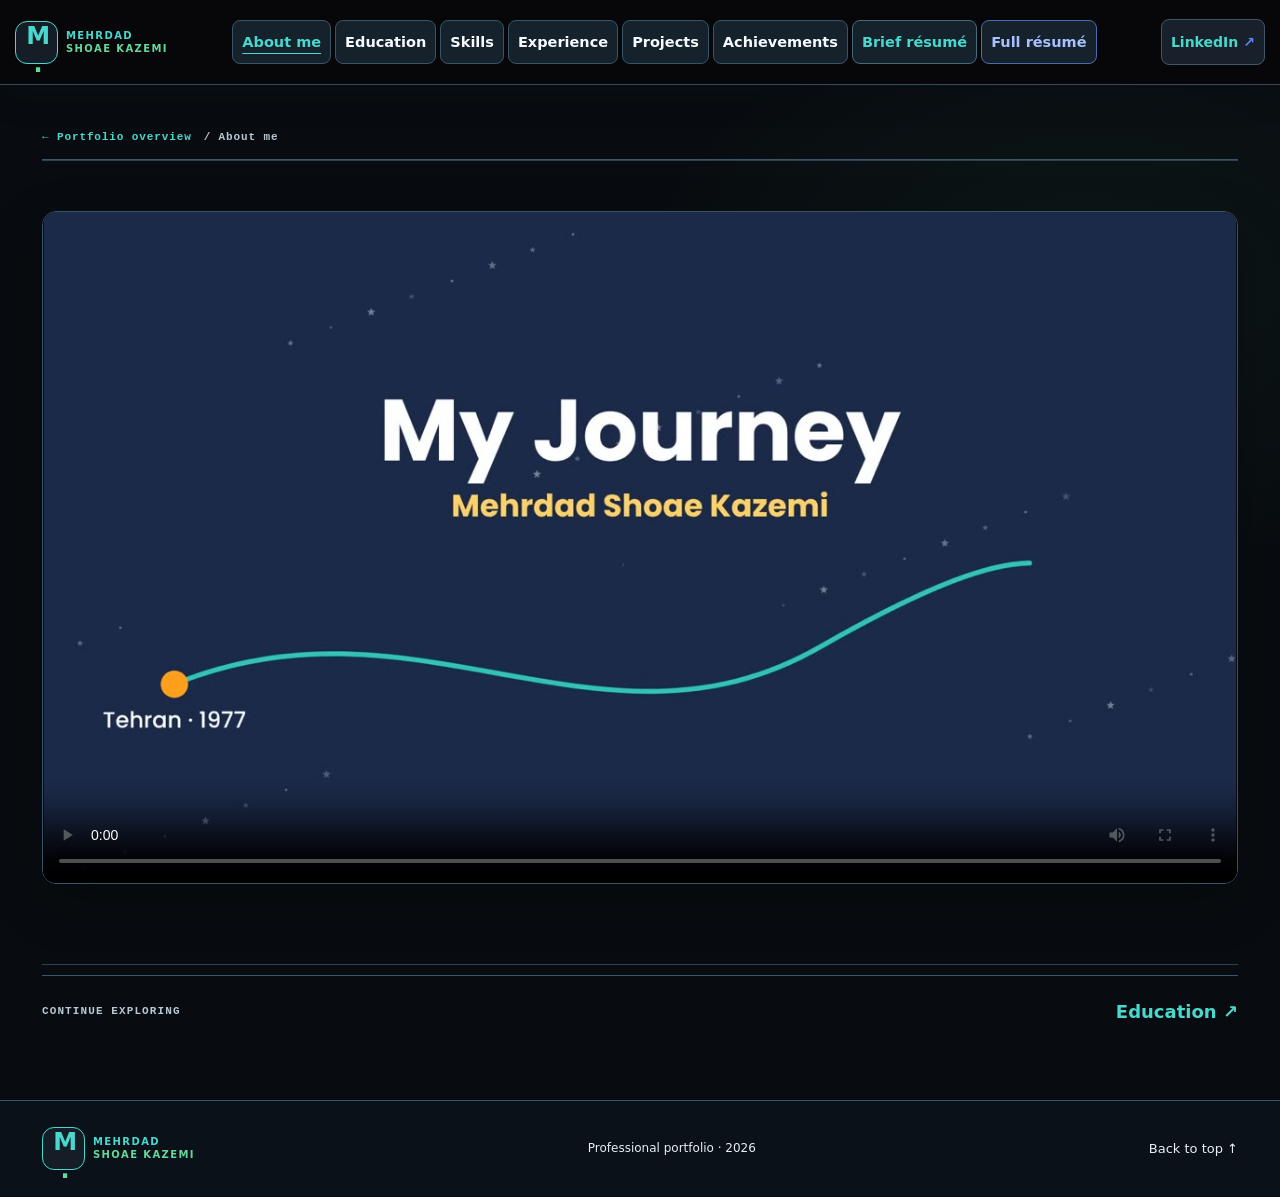
<file: about.html>
<!doctype html>
<html lang="en">
<head>
  <meta charset="utf-8">
  <meta name="viewport" content="width=device-width, initial-scale=1">
  <meta name="theme-color" content="#09070d">
  <meta name="description" content="Explore about me in the professional portfolio of Mehrdad Shoae Kazemi — data engineering, real-world clinical data and bioinformatics.">
  <meta property="og:type" content="website">
  <meta property="og:title" content="Mehrdad Shoae Kazemi | Data Engineering, Data Science & Clinical RWE">
  <meta property="og:description" content="Professional portfolio: work experience, technical skills, projects, research and publications.">
  <meta property="og:url" content="https://mehrdadsk.github.io/portfolio/about.html">
  <meta property="og:image" content="https://mehrdadsk.github.io/portfolio/social-card.svg">
  <link rel="icon" type="image/svg+xml" href="./favicon.svg">
  <link rel="canonical" href="https://mehrdadsk.github.io/portfolio/about.html">
  <link rel="stylesheet" href="./styles.css">
  <link rel="stylesheet" href="./hero.css">
  <link rel="stylesheet" href="./palette.css">
  <link rel="stylesheet" href="./hero-fit.css">
  <link rel="stylesheet" href="./noir-gold-orange-purple.css">
  <link rel="stylesheet" href="./recruiter-layout.css">
  <link rel="stylesheet" href="./portrait-no-frame.css?v=3">
  <!-- flag-removal-guard: override any legacy cached flag/map styles and remove hero haze. -->
  <style>
    body.recruiter-home .denmark-flag-strip,
    body.recruiter-home .flag-wave-canvas,
    body.recruiter-home .recruiter-hero .hero-grid-haze,
    body.recruiter-home .recruiter-hero .hero-copy::before,
    body.recruiter-home .recruiter-hero .hero-copy::after {
      display: none !important;
      content: none !important;
      background: none !important;
      opacity: 0 !important;
    }
    body.recruiter-home .recruiter-hero .hero-copy,
    body.recruiter-home .recruiter-hero {
      background-image: none !important;
    }
  </style>
  <link rel="stylesheet" href="./about-video.css?v=4">
  <title>About me | Mehrdad Shoae Kazemi</title>
  <script src="./content.js" defer></script>
  <script src="./app.js" defer></script>
  <link rel="stylesheet" href="./portfolio-pages.css?v=1">
</head>
<body class="recruiter-home portfolio-detail">
  <a class="skip-link" href="#main">Skip to content</a>
  <div class="site-shell">
<header class="site-header" id="top">
      <div class="header-inner">
        <a class="brand" href="./index.html" aria-label="Mehrdad Shoae Kazemi, home"><span class="brand-symbol" aria-hidden="true">M<span class="brand-dot">.</span></span><span class="brand-caption">MEHRDAD <span>SHOAE KAZEMI</span></span></a>
        <nav class="desktop-nav" aria-label="Main navigation">
          <a href="./about.html" aria-current="page">About me</a><a href="./education.html">Education</a><a href="./skills.html">Skills</a><a href="./experience.html">Experience</a><a href="./projects.html">Projects</a><a href="./achievements.html">Achievements</a><a href="./cv.html">Brief résumé</a><a href="./full-resume.html">Full résumé</a>
        </nav>
        <div class="header-actions">
          <a href="https://www.linkedin.com/in/mehrdadshoaekazemi/" class="header-contact" target="_blank" rel="noopener noreferrer">LinkedIn <span aria-hidden="true">↗</span></a>
          <button class="menu-toggle icon-button" type="button" aria-expanded="false" aria-controls="mobile-menu" aria-label="Open menu"><span aria-hidden="true">☰</span></button>
        </div>
      </div>
      <nav class="mobile-nav" id="mobile-menu" hidden aria-label="Mobile navigation">
        <a href="./about.html">About me</a><a href="./education.html">Education</a><a href="./skills.html">Skills</a><a href="./experience.html">Experience</a><a href="./projects.html">Projects</a><a href="./achievements.html">Achievements</a><a href="./cv.html">Brief résumé</a><a href="./full-resume.html">Full résumé</a><a href="./index.html#contact">Contact</a>
      </nav>
    </header>
    <main id="main">
      <div class="section-shell detail-breadcrumb"><a href="./index.html">← Portfolio overview</a><span>/ About me</span></div>
      <section class="section-shell section-padding recruiter-about video-only-about" id="about-me" aria-label="About me — personal journey video">
        <div class="life-story-player">
          <video id="life-story-video" controls playsinline preload="metadata"
                 poster="./assets/videos/MK_life_story_poster.jpg"
                 aria-label="My personal journey from Iran to Denmark">
            <source src="./assets/videos/MK_life_story_v3.mp4" type="video/mp4">
            Your browser does not support HTML5 video.
          </video>
        </div>
      </section>
      <div class="section-shell detail-next"><span>CONTINUE EXPLORING</span><a href="./education.html">Education <span aria-hidden="true">↗</span></a></div>
    </main>
<footer class="site-footer"><div class="section-shell footer-inner">
      <a class="brand" href="./index.html"><span class="brand-symbol">M<span class="brand-dot">.</span></span><span class="brand-caption">MEHRDAD <span>SHOAE KAZEMI</span></span></a>
      <p>Professional portfolio · <span id="updated-year"></span></p>
      <div class="footer-links"><a href="#top">Back to top ↑</a></div>
    </div></footer>
  </div>
  
</body>
</html>
</file>
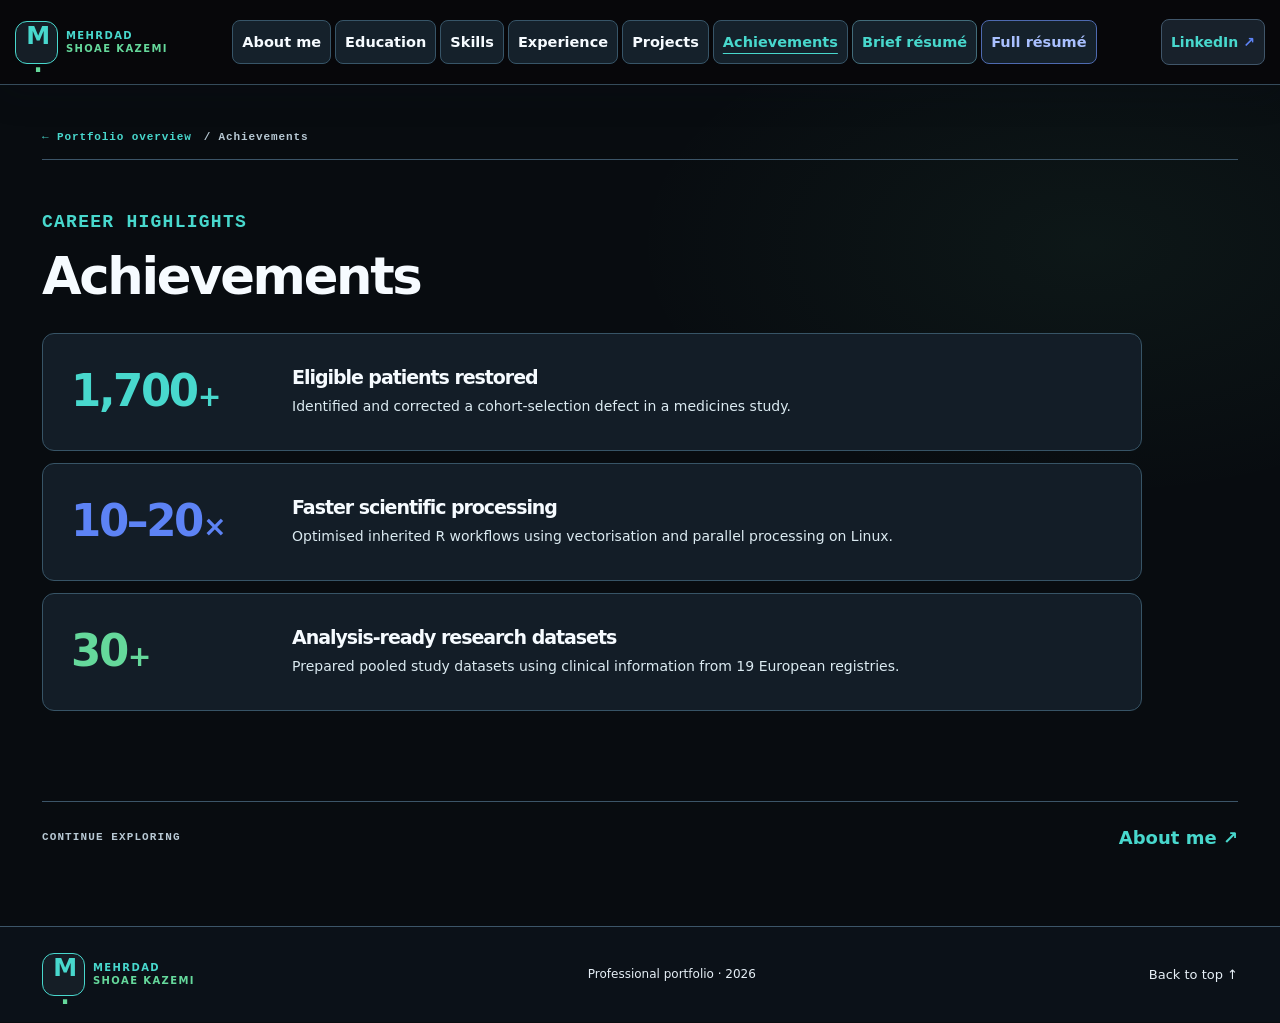
<file: achievements.html>
<!doctype html>
<html lang="en">
<head>
  <meta charset="utf-8">
  <meta name="viewport" content="width=device-width, initial-scale=1">
  <meta name="theme-color" content="#09070d">
  <meta name="description" content="Explore achievements in the professional portfolio of Mehrdad Shoae Kazemi — data engineering, real-world clinical data and bioinformatics.">
  <meta property="og:type" content="website">
  <meta property="og:title" content="Mehrdad Shoae Kazemi | Data Engineering, Data Science & Clinical RWE">
  <meta property="og:description" content="Professional portfolio: work experience, technical skills, projects, research and publications.">
  <meta property="og:url" content="https://mehrdadsk.github.io/portfolio/achievements.html">
  <meta property="og:image" content="https://mehrdadsk.github.io/portfolio/social-card.svg">
  <link rel="icon" type="image/svg+xml" href="./favicon.svg">
  <link rel="canonical" href="https://mehrdadsk.github.io/portfolio/achievements.html">
  <link rel="stylesheet" href="./styles.css">
  <link rel="stylesheet" href="./hero.css">
  <link rel="stylesheet" href="./palette.css">
  <link rel="stylesheet" href="./hero-fit.css">
  <link rel="stylesheet" href="./noir-gold-orange-purple.css">
  <link rel="stylesheet" href="./recruiter-layout.css">
  <link rel="stylesheet" href="./portrait-no-frame.css?v=3">
  <!-- flag-removal-guard: override any legacy cached flag/map styles and remove hero haze. -->
  <style>
    body.recruiter-home .denmark-flag-strip,
    body.recruiter-home .flag-wave-canvas,
    body.recruiter-home .recruiter-hero .hero-grid-haze,
    body.recruiter-home .recruiter-hero .hero-copy::before,
    body.recruiter-home .recruiter-hero .hero-copy::after {
      display: none !important;
      content: none !important;
      background: none !important;
      opacity: 0 !important;
    }
    body.recruiter-home .recruiter-hero .hero-copy,
    body.recruiter-home .recruiter-hero {
      background-image: none !important;
    }
  </style>
  <title>Achievements | Mehrdad Shoae Kazemi</title>
  <script src="./content.js" defer></script>
  <script src="./app.js" defer></script>
  <link rel="stylesheet" href="./portfolio-pages.css?v=1">
</head>
<body class="recruiter-home portfolio-detail">
  <a class="skip-link" href="#main">Skip to content</a>
  <div class="site-shell">
<header class="site-header" id="top">
      <div class="header-inner">
        <a class="brand" href="./index.html" aria-label="Mehrdad Shoae Kazemi, home"><span class="brand-symbol" aria-hidden="true">M<span class="brand-dot">.</span></span><span class="brand-caption">MEHRDAD <span>SHOAE KAZEMI</span></span></a>
        <nav class="desktop-nav" aria-label="Main navigation">
          <a href="./about.html">About me</a><a href="./education.html">Education</a><a href="./skills.html">Skills</a><a href="./experience.html">Experience</a><a href="./projects.html">Projects</a><a href="./achievements.html" aria-current="page">Achievements</a><a href="./cv.html">Brief résumé</a><a href="./full-resume.html">Full résumé</a>
        </nav>
        <div class="header-actions">
          <a href="https://www.linkedin.com/in/mehrdadshoaekazemi/" class="header-contact" target="_blank" rel="noopener noreferrer">LinkedIn <span aria-hidden="true">↗</span></a>
          <button class="menu-toggle icon-button" type="button" aria-expanded="false" aria-controls="mobile-menu" aria-label="Open menu"><span aria-hidden="true">☰</span></button>
        </div>
      </div>
      <nav class="mobile-nav" id="mobile-menu" hidden aria-label="Mobile navigation">
        <a href="./about.html">About me</a><a href="./education.html">Education</a><a href="./skills.html">Skills</a><a href="./experience.html">Experience</a><a href="./projects.html">Projects</a><a href="./achievements.html">Achievements</a><a href="./cv.html">Brief résumé</a><a href="./full-resume.html">Full résumé</a><a href="./index.html#contact">Contact</a>
      </nav>
    </header>
    <main id="main">
      <div class="section-shell detail-breadcrumb"><a href="./index.html">← Portfolio overview</a><span>/ Achievements</span></div>
      <section class="section-shell section-padding impact-section recruiter-results" id="results" aria-labelledby="results-title">
        <div class="section-heading">
          <div><div class="section-kicker">CAREER HIGHLIGHTS</div><h2 id="results-title">Achievements</h2></div>
        </div>
        <div class="result-list" id="impact-grid" aria-label="Selected professional achievements"></div>
      </section>
      <div class="section-shell detail-next"><span>CONTINUE EXPLORING</span><a href="./about.html">About me <span aria-hidden="true">↗</span></a></div>
    </main>
<footer class="site-footer"><div class="section-shell footer-inner">
      <a class="brand" href="./index.html"><span class="brand-symbol">M<span class="brand-dot">.</span></span><span class="brand-caption">MEHRDAD <span>SHOAE KAZEMI</span></span></a>
      <p>Professional portfolio · <span id="updated-year"></span></p>
      <div class="footer-links"><a href="#top">Back to top ↑</a></div>
    </div></footer>
  </div>
  
</body>
</html>
</file>
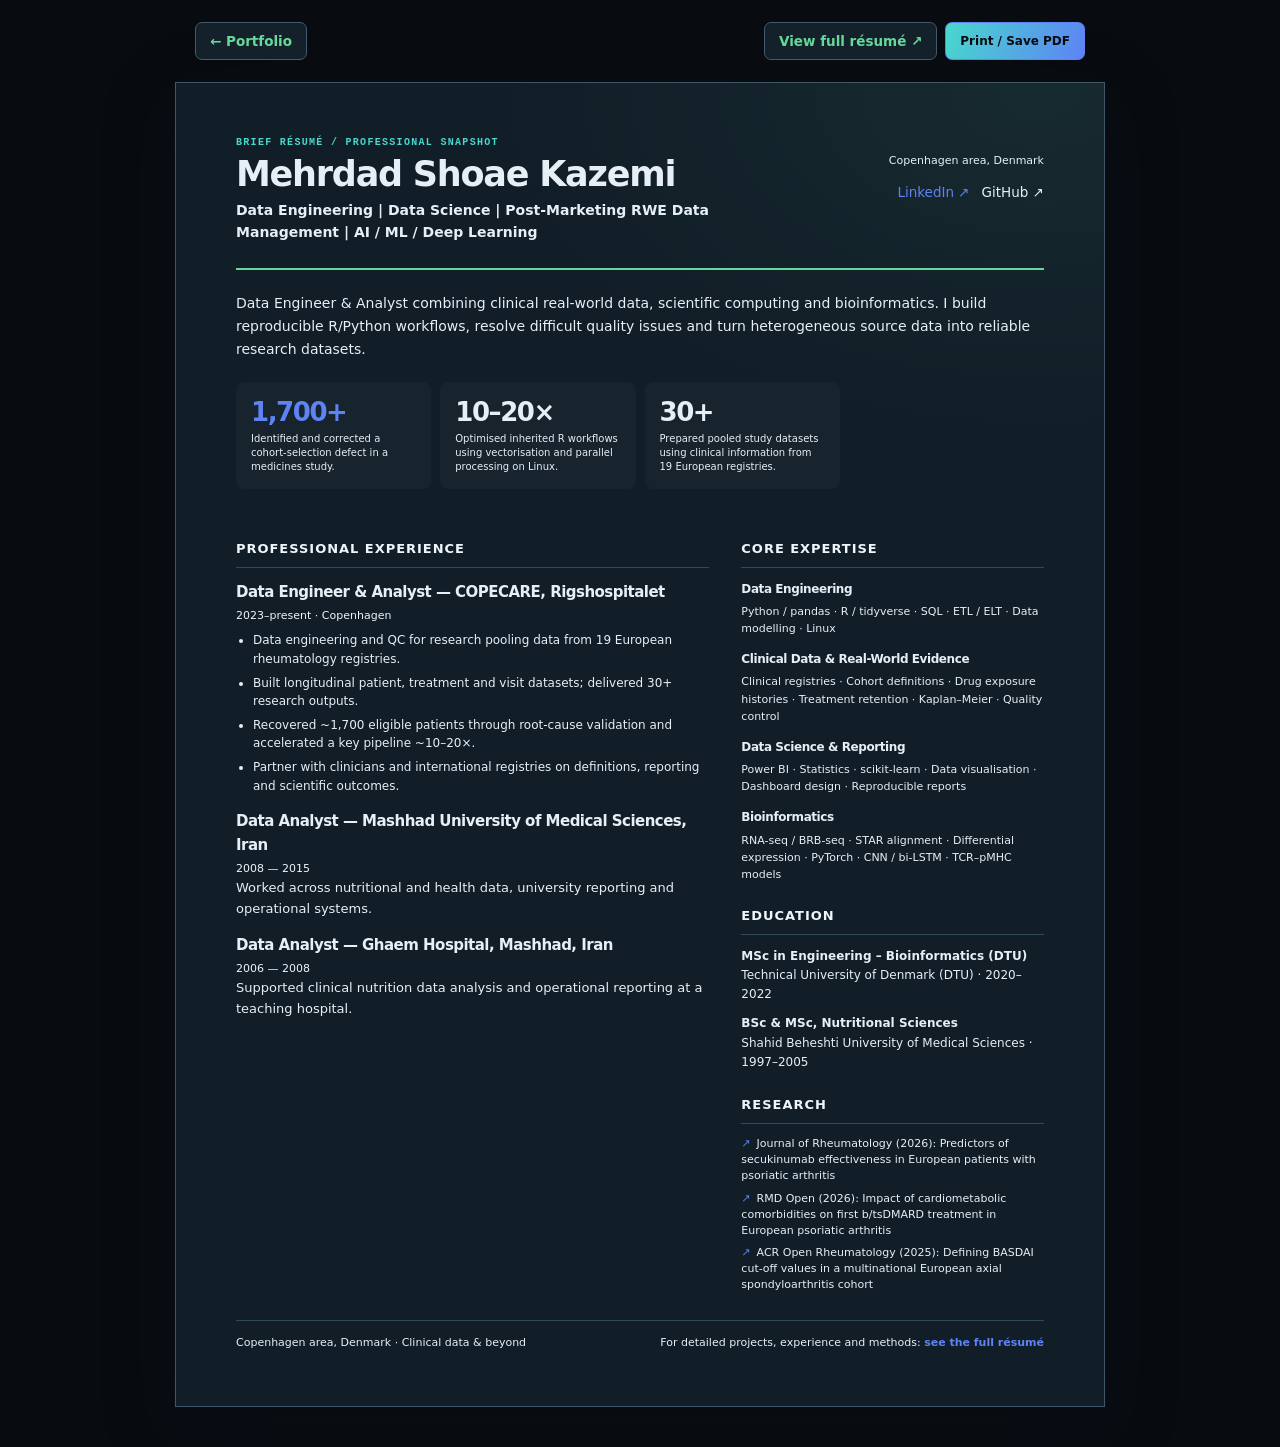
<file: cv.html>
<!doctype html>
<html lang="en"><head>
<meta charset="utf-8"><meta name="viewport" content="width=device-width, initial-scale=1">
<meta name="description" content="Brief résumé of Mehrdad Shoae Kazemi — Data Engineering, Clinical Data and Bioinformatics.">
<meta name="theme-color" content="#09070d">
<link rel="icon" href="./favicon.svg" type="image/svg+xml">
<title>Brief Résumé — Mehrdad Shoae Kazemi</title>
<link rel="stylesheet" href="./resume-palette.css">
  <link rel="stylesheet" href="./noir-gold-orange-purple.css">
<style>
:root{color-scheme:light;--accent:#0d7657;--ink:#152b33;--text:#506367;--soft:#eaf3ee;--line:#d5e0da}
*{box-sizing:border-box}html{scroll-behavior:smooth}body{margin:0;background:#e8efea;color:var(--ink);font:13px/1.6 Inter,system-ui,-apple-system,"Segoe UI",sans-serif;-webkit-font-smoothing:antialiased}
a{color:var(--accent);text-decoration:none}a:hover{text-decoration:underline}h1,h2,h3,p{margin-top:0}h1,h2,h3{letter-spacing:-.035em}ul{margin-top:7px;padding-left:17px}li{margin-bottom:5px}button{font:inherit}
.toolbar{display:flex;align-items:center;justify-content:space-between;gap:16px;max-width:930px;margin:22px auto;padding:0 20px}.toolbar a,.toolbar button{border:1px solid #c5d7cd;padding:10px 14px;border-radius:7px;background:#fff;color:#124d3d;font:700 12px system-ui;cursor:pointer}.toolbar button{background:#0d7657;color:#fff;border-color:#0d7657}.toolbar-links{display:flex;gap:8px}
.paper{max-width:930px;margin:0 auto 40px;background:#fff;padding:54px 60px;box-shadow:0 16px 52px rgba(30,54,49,.11)}
.headerline{display:flex;align-items:flex-start;justify-content:space-between;gap:20px;border-bottom:2px solid var(--accent);padding-bottom:24px;margin-bottom:22px}.kicker{font:700 10px ui-monospace,Consolas,monospace;letter-spacing:.13em;color:var(--accent)}.headerline h1{font-size:35px;margin:7px 0 4px;line-height:1.14}.headline{font-weight:650;color:var(--text);font-size:14px;margin:0}.contact{display:flex;flex-wrap:wrap;gap:12px;justify-content:flex-end;color:var(--text);font-size:11px;padding-top:15px}.contact a{font-size:11px}
.summary{font-size:14px;line-height:1.67;color:var(--text);margin-bottom:20px}.metric-row{display:grid;grid-template-columns:repeat(4,1fr);gap:9px;margin-bottom:27px}.metric{background:var(--soft);border-radius:8px;padding:15px}.metric strong{display:block;color:var(--accent);font-size:26px;letter-spacing:-.055em;line-height:1.2}.metric small{display:block;color:var(--text);font-size:10px;margin-top:4px;line-height:1.4}
.section-label{font-size:13px;font-weight:800;text-transform:uppercase;letter-spacing:.075em;color:var(--accent);border-bottom:1px solid var(--line);padding-bottom:7px;margin:23px 0 12px}
.layout{display:grid;grid-template-columns:1.22fr .78fr;gap:32px}.job{margin-bottom:14px;break-inside:avoid}.job h3{margin:0 0 3px;font-size:15px}.job .date{font-size:11px;color:var(--text)}.job li{color:var(--text);font-size:12px;line-height:1.55}.skill-group{margin-bottom:13px}.skill-group h3{font-size:12px;margin:0 0 4px}.skill-group p{color:var(--text);font-size:11px;line-height:1.56}.education{font-size:12px;color:var(--text);margin-bottom:10px}.education strong{display:block;color:var(--ink);font-size:12px}.pub{font-size:11px;color:var(--text);margin-bottom:7px;line-height:1.45}.pub:before{content:"↗";color:var(--accent);margin-right:6px}.footer{margin-top:20px;border-top:1px solid var(--line);padding-top:13px;display:flex;justify-content:space-between;gap:15px;color:var(--text);font-size:11px}.footer strong{color:var(--accent)}
@media(max-width:680px){.paper{padding:28px 22px;margin:0;box-shadow:none}.toolbar{margin:12px auto}.toolbar-links{flex-wrap:wrap}.toolbar a,.toolbar button{font-size:11px;padding:8px}.headerline{flex-direction:column;gap:8px}.contact{padding:0;justify-content:flex-start}.layout{grid-template-columns:1fr;gap:5px}.metric-row{grid-template-columns:repeat(2,1fr)}.headerline h1{font-size:30px}}
@media print{@page{size:A4;margin:12mm}body{background:#fff;color:#172c31;font-size:10px;-webkit-print-color-adjust:exact;print-color-adjust:exact}.toolbar{display:none!important}.paper{padding:0;margin:0;max-width:none;box-shadow:none}.headerline{padding-bottom:12px;margin-bottom:12px}.headerline h1{font-size:27px}.summary{font-size:11px;margin-bottom:12px}.metric-row{gap:5px;margin-bottom:13px}.metric{padding:8px}.metric strong{font-size:20px}.metric small{font-size:9px}.section-label{font-size:10px;margin:14px 0 7px}.layout{grid-template-columns:1.2fr .8fr;gap:25px}.job h3{font-size:12px}.job li,.skill-group p,.education,.pub{font-size:9px;line-height:1.37}.skill-group h3,.education strong{font-size:10px}.job{margin-bottom:8px}.job li{margin-bottom:2px}.skill-group{margin-bottom:7px}.footer{font-size:9px;margin-top:12px;padding-top:8px}}
</style>
<script src="./content.js" defer></script><script src="./cv.js" defer></script>
</head><body class="brief-resume">
<div class="toolbar">
  <a href="./index.html">← Portfolio</a>
  <div class="toolbar-links"><a href="./full-resume.html">View full résumé ↗</a><button id="print-cv" type="button">Print / Save PDF</button></div>
</div>
<main class="paper">
  <header class="headerline"><div><div class="kicker">BRIEF RÉSUMÉ / PROFESSIONAL SNAPSHOT</div><h1 id="cv-name"></h1><p id="cv-headline" class="headline"></p></div><div id="cv-contact" class="contact"></div></header>
  <p id="cv-summary" class="summary"></p>
  <div id="cv-impact" class="metric-row"></div>
  <div class="layout">
    <div class="main-column">
      <h2 class="section-label">Professional experience</h2>
      <div id="cv-experience"></div>
    </div>
    <div class="side-column">
      <h2 class="section-label">Core expertise</h2>
      <div id="cv-skills"></div>
      <h2 class="section-label">Education</h2>
      <div id="cv-education"></div>
      <h2 class="section-label">Research</h2>
      <div id="cv-publications"></div>
    </div>
  </div>
  <div class="footer"><span>Copenhagen area, Denmark · Clinical data & beyond</span><span>For detailed projects, experience and methods: <strong>see the full résumé</strong></span></div>
</main>
</body></html>
</file>
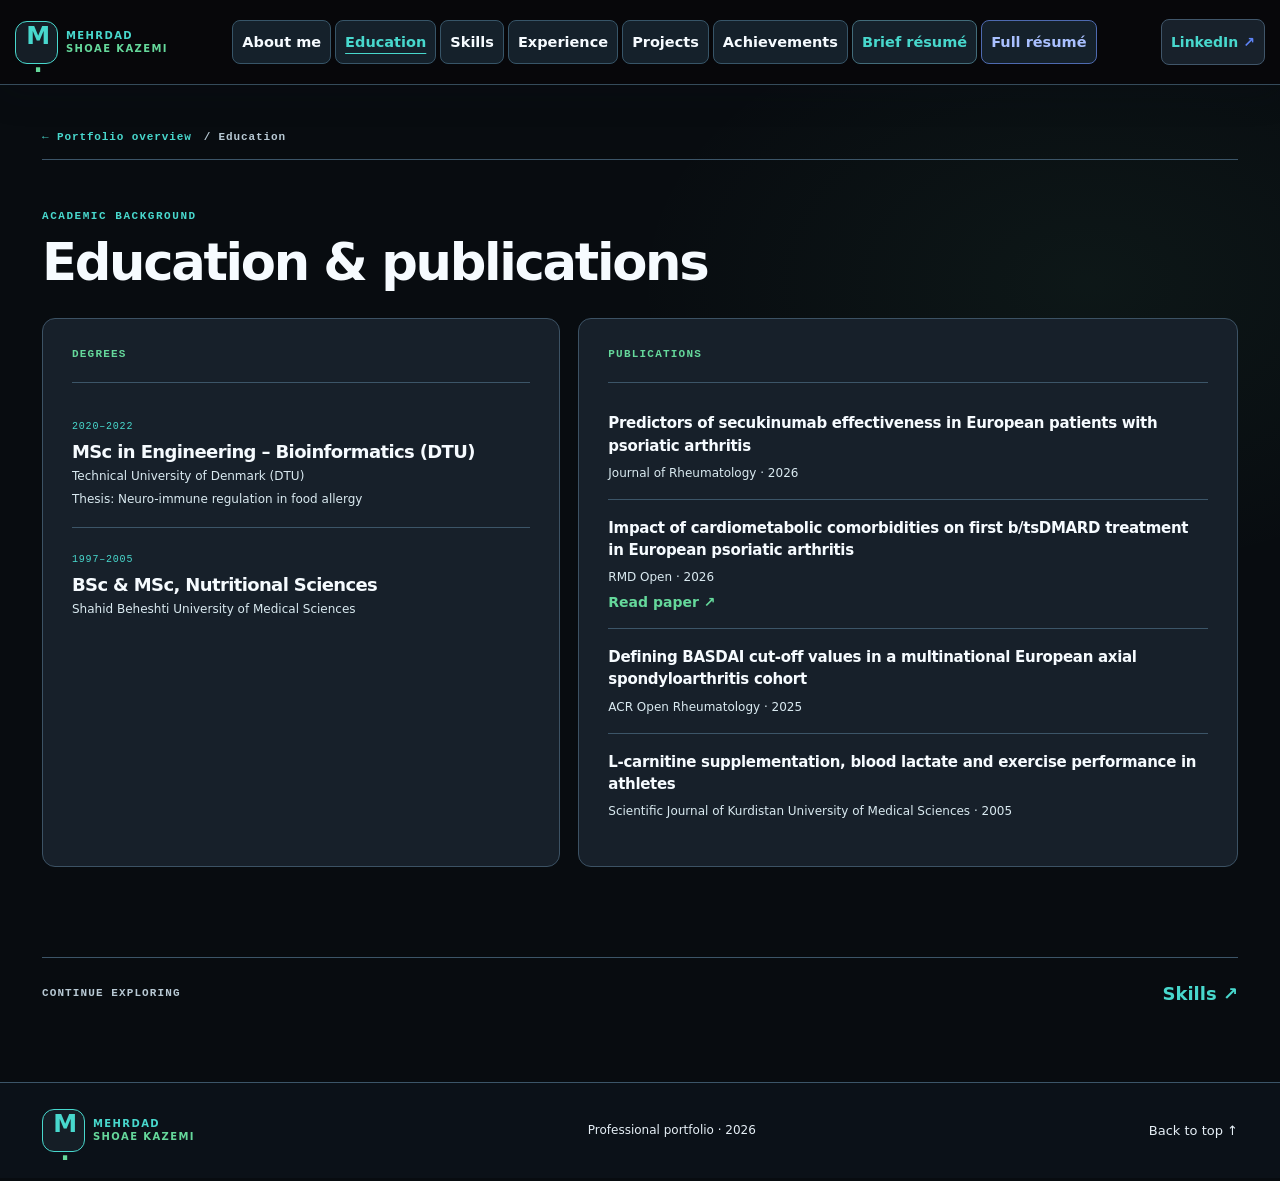
<file: education.html>
<!doctype html>
<html lang="en">
<head>
  <meta charset="utf-8">
  <meta name="viewport" content="width=device-width, initial-scale=1">
  <meta name="theme-color" content="#09070d">
  <meta name="description" content="Explore education in the professional portfolio of Mehrdad Shoae Kazemi — data engineering, real-world clinical data and bioinformatics.">
  <meta property="og:type" content="website">
  <meta property="og:title" content="Mehrdad Shoae Kazemi | Data Engineering, Data Science & Clinical RWE">
  <meta property="og:description" content="Professional portfolio: work experience, technical skills, projects, research and publications.">
  <meta property="og:url" content="https://mehrdadsk.github.io/portfolio/education.html">
  <meta property="og:image" content="https://mehrdadsk.github.io/portfolio/social-card.svg">
  <link rel="icon" type="image/svg+xml" href="./favicon.svg">
  <link rel="canonical" href="https://mehrdadsk.github.io/portfolio/education.html">
  <link rel="stylesheet" href="./styles.css">
  <link rel="stylesheet" href="./hero.css">
  <link rel="stylesheet" href="./palette.css">
  <link rel="stylesheet" href="./hero-fit.css">
  <link rel="stylesheet" href="./noir-gold-orange-purple.css">
  <link rel="stylesheet" href="./recruiter-layout.css">
  <link rel="stylesheet" href="./portrait-no-frame.css?v=3">
  <!-- flag-removal-guard: override any legacy cached flag/map styles and remove hero haze. -->
  <style>
    body.recruiter-home .denmark-flag-strip,
    body.recruiter-home .flag-wave-canvas,
    body.recruiter-home .recruiter-hero .hero-grid-haze,
    body.recruiter-home .recruiter-hero .hero-copy::before,
    body.recruiter-home .recruiter-hero .hero-copy::after {
      display: none !important;
      content: none !important;
      background: none !important;
      opacity: 0 !important;
    }
    body.recruiter-home .recruiter-hero .hero-copy,
    body.recruiter-home .recruiter-hero {
      background-image: none !important;
    }
  </style>
  <title>Education | Mehrdad Shoae Kazemi</title>
  <script src="./content.js" defer></script>
  <script src="./app.js" defer></script>
  <link rel="stylesheet" href="./portfolio-pages.css?v=1">
</head>
<body class="recruiter-home portfolio-detail">
  <a class="skip-link" href="#main">Skip to content</a>
  <div class="site-shell">
<header class="site-header" id="top">
      <div class="header-inner">
        <a class="brand" href="./index.html" aria-label="Mehrdad Shoae Kazemi, home"><span class="brand-symbol" aria-hidden="true">M<span class="brand-dot">.</span></span><span class="brand-caption">MEHRDAD <span>SHOAE KAZEMI</span></span></a>
        <nav class="desktop-nav" aria-label="Main navigation">
          <a href="./about.html">About me</a><a href="./education.html" aria-current="page">Education</a><a href="./skills.html">Skills</a><a href="./experience.html">Experience</a><a href="./projects.html">Projects</a><a href="./achievements.html">Achievements</a><a href="./cv.html">Brief résumé</a><a href="./full-resume.html">Full résumé</a>
        </nav>
        <div class="header-actions">
          <a href="https://www.linkedin.com/in/mehrdadshoaekazemi/" class="header-contact" target="_blank" rel="noopener noreferrer">LinkedIn <span aria-hidden="true">↗</span></a>
          <button class="menu-toggle icon-button" type="button" aria-expanded="false" aria-controls="mobile-menu" aria-label="Open menu"><span aria-hidden="true">☰</span></button>
        </div>
      </div>
      <nav class="mobile-nav" id="mobile-menu" hidden aria-label="Mobile navigation">
        <a href="./about.html">About me</a><a href="./education.html">Education</a><a href="./skills.html">Skills</a><a href="./experience.html">Experience</a><a href="./projects.html">Projects</a><a href="./achievements.html">Achievements</a><a href="./cv.html">Brief résumé</a><a href="./full-resume.html">Full résumé</a><a href="./index.html#contact">Contact</a>
      </nav>
    </header>
    <main id="main">
      <div class="section-shell detail-breadcrumb"><a href="./index.html">← Portfolio overview</a><span>/ Education</span></div>
      <section class="section-shell section-padding research-zone" id="research" aria-labelledby="research-title">
        <div class="section-heading"><div><div class="section-kicker">ACADEMIC BACKGROUND</div><h2 id="research-title">Education & publications</h2></div></div>
        <div class="research-layout"><div class="education-panel" id="education-panel"></div><div class="publications-panel"><div class="mini-heading">PUBLICATIONS</div><div id="publication-list"></div></div></div>
      </section>
      <div class="section-shell detail-next"><span>CONTINUE EXPLORING</span><a href="./skills.html">Skills <span aria-hidden="true">↗</span></a></div>
    </main>
<footer class="site-footer"><div class="section-shell footer-inner">
      <a class="brand" href="./index.html"><span class="brand-symbol">M<span class="brand-dot">.</span></span><span class="brand-caption">MEHRDAD <span>SHOAE KAZEMI</span></span></a>
      <p>Professional portfolio · <span id="updated-year"></span></p>
      <div class="footer-links"><a href="#top">Back to top ↑</a></div>
    </div></footer>
  </div>
  
</body>
</html>
</file>
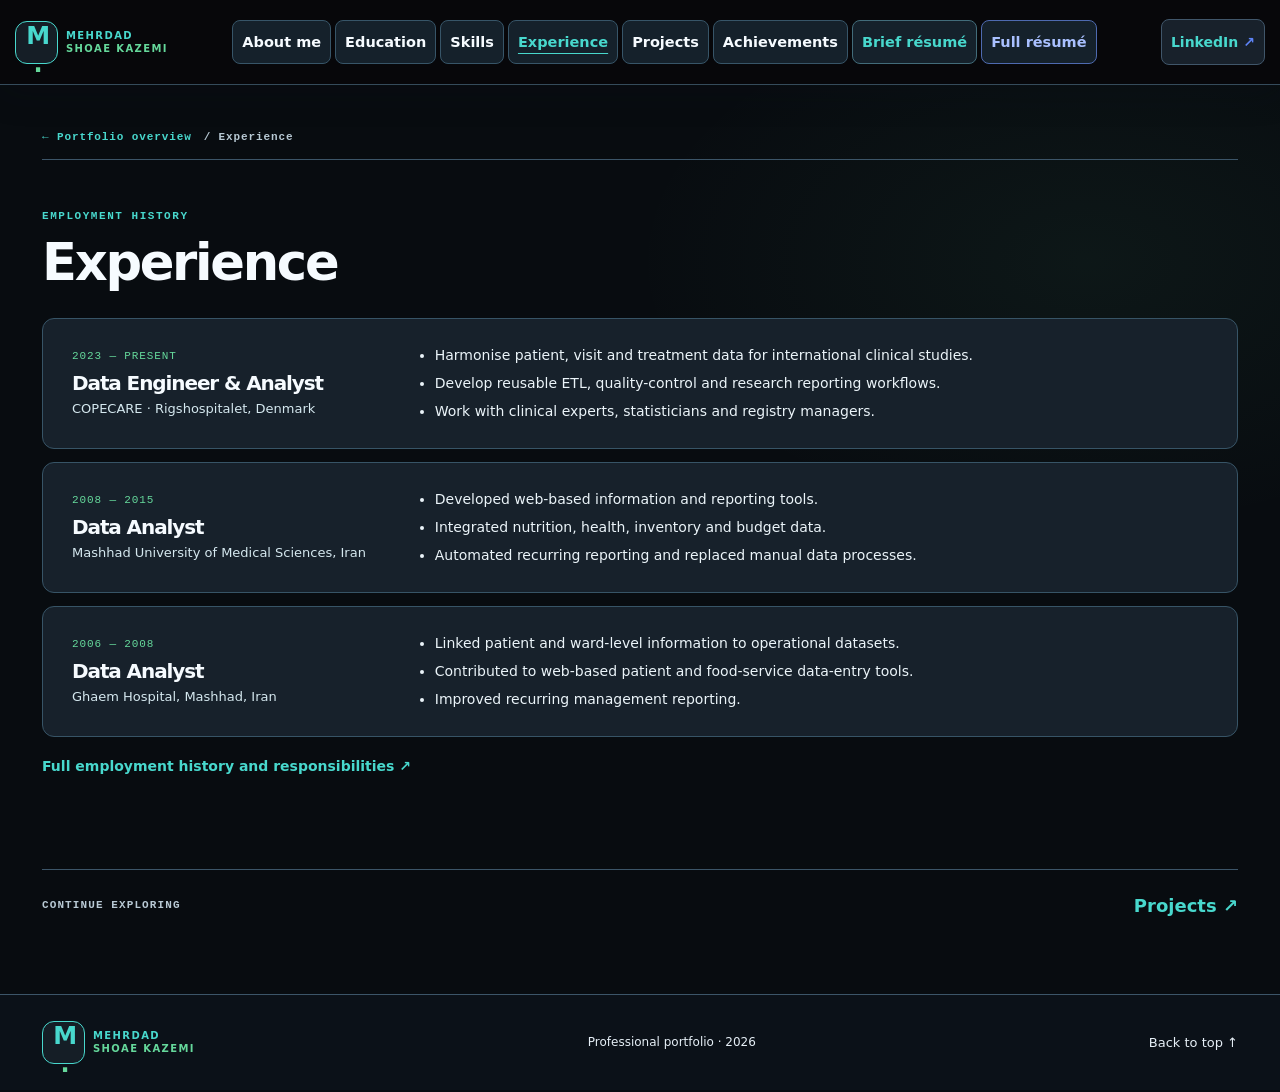
<file: experience.html>
<!doctype html>
<html lang="en">
<head>
  <meta charset="utf-8">
  <meta name="viewport" content="width=device-width, initial-scale=1">
  <meta name="theme-color" content="#09070d">
  <meta name="description" content="Explore experience in the professional portfolio of Mehrdad Shoae Kazemi — data engineering, real-world clinical data and bioinformatics.">
  <meta property="og:type" content="website">
  <meta property="og:title" content="Mehrdad Shoae Kazemi | Data Engineering, Data Science & Clinical RWE">
  <meta property="og:description" content="Professional portfolio: work experience, technical skills, projects, research and publications.">
  <meta property="og:url" content="https://mehrdadsk.github.io/portfolio/experience.html">
  <meta property="og:image" content="https://mehrdadsk.github.io/portfolio/social-card.svg">
  <link rel="icon" type="image/svg+xml" href="./favicon.svg">
  <link rel="canonical" href="https://mehrdadsk.github.io/portfolio/experience.html">
  <link rel="stylesheet" href="./styles.css">
  <link rel="stylesheet" href="./hero.css">
  <link rel="stylesheet" href="./palette.css">
  <link rel="stylesheet" href="./hero-fit.css">
  <link rel="stylesheet" href="./noir-gold-orange-purple.css">
  <link rel="stylesheet" href="./recruiter-layout.css">
  <link rel="stylesheet" href="./portrait-no-frame.css?v=3">
  <!-- flag-removal-guard: override any legacy cached flag/map styles and remove hero haze. -->
  <style>
    body.recruiter-home .denmark-flag-strip,
    body.recruiter-home .flag-wave-canvas,
    body.recruiter-home .recruiter-hero .hero-grid-haze,
    body.recruiter-home .recruiter-hero .hero-copy::before,
    body.recruiter-home .recruiter-hero .hero-copy::after {
      display: none !important;
      content: none !important;
      background: none !important;
      opacity: 0 !important;
    }
    body.recruiter-home .recruiter-hero .hero-copy,
    body.recruiter-home .recruiter-hero {
      background-image: none !important;
    }
  </style>
  <title>Experience | Mehrdad Shoae Kazemi</title>
  <script src="./content.js" defer></script>
  <script src="./app.js" defer></script>
  <link rel="stylesheet" href="./portfolio-pages.css?v=1">
</head>
<body class="recruiter-home portfolio-detail">
  <a class="skip-link" href="#main">Skip to content</a>
  <div class="site-shell">
<header class="site-header" id="top">
      <div class="header-inner">
        <a class="brand" href="./index.html" aria-label="Mehrdad Shoae Kazemi, home"><span class="brand-symbol" aria-hidden="true">M<span class="brand-dot">.</span></span><span class="brand-caption">MEHRDAD <span>SHOAE KAZEMI</span></span></a>
        <nav class="desktop-nav" aria-label="Main navigation">
          <a href="./about.html">About me</a><a href="./education.html">Education</a><a href="./skills.html">Skills</a><a href="./experience.html" aria-current="page">Experience</a><a href="./projects.html">Projects</a><a href="./achievements.html">Achievements</a><a href="./cv.html">Brief résumé</a><a href="./full-resume.html">Full résumé</a>
        </nav>
        <div class="header-actions">
          <a href="https://www.linkedin.com/in/mehrdadshoaekazemi/" class="header-contact" target="_blank" rel="noopener noreferrer">LinkedIn <span aria-hidden="true">↗</span></a>
          <button class="menu-toggle icon-button" type="button" aria-expanded="false" aria-controls="mobile-menu" aria-label="Open menu"><span aria-hidden="true">☰</span></button>
        </div>
      </div>
      <nav class="mobile-nav" id="mobile-menu" hidden aria-label="Mobile navigation">
        <a href="./about.html">About me</a><a href="./education.html">Education</a><a href="./skills.html">Skills</a><a href="./experience.html">Experience</a><a href="./projects.html">Projects</a><a href="./achievements.html">Achievements</a><a href="./cv.html">Brief résumé</a><a href="./full-resume.html">Full résumé</a><a href="./index.html#contact">Contact</a>
      </nav>
    </header>
    <main id="main">
      <div class="section-shell detail-breadcrumb"><a href="./index.html">← Portfolio overview</a><span>/ Experience</span></div>
      <section class="journey-zone section-padding" id="journey" aria-labelledby="journey-title"><div class="section-shell">
        <div class="section-heading"><div><div class="section-kicker">EMPLOYMENT HISTORY</div><h2 id="journey-title">Experience</h2></div></div>
        <div class="recruiter-timeline" id="career-list"></div>
        <p class="recruiter-more"><a class="text-link" href="./full-resume.html">Full employment history and responsibilities ↗</a></p>
      </div></section>
      <div class="section-shell detail-next"><span>CONTINUE EXPLORING</span><a href="./projects.html">Projects <span aria-hidden="true">↗</span></a></div>
    </main>
<footer class="site-footer"><div class="section-shell footer-inner">
      <a class="brand" href="./index.html"><span class="brand-symbol">M<span class="brand-dot">.</span></span><span class="brand-caption">MEHRDAD <span>SHOAE KAZEMI</span></span></a>
      <p>Professional portfolio · <span id="updated-year"></span></p>
      <div class="footer-links"><a href="#top">Back to top ↑</a></div>
    </div></footer>
  </div>
  
</body>
</html>
</file>
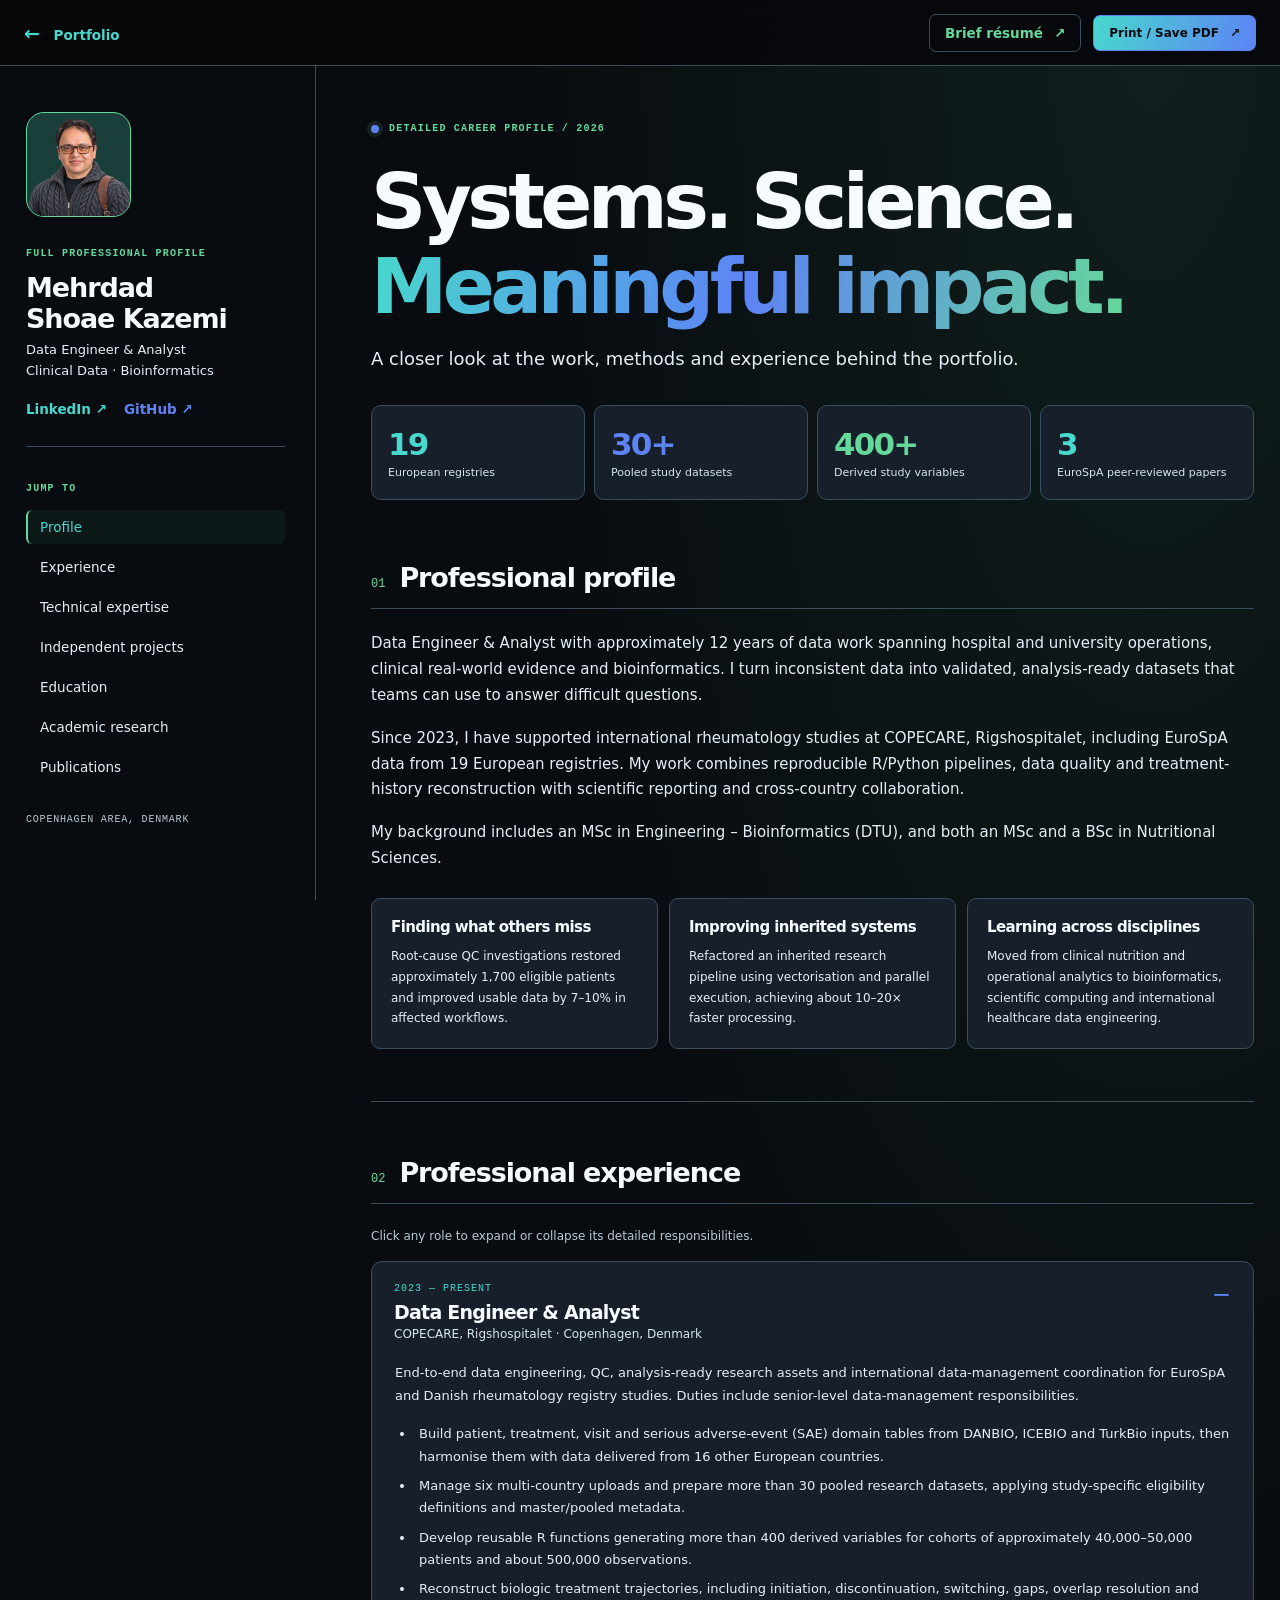
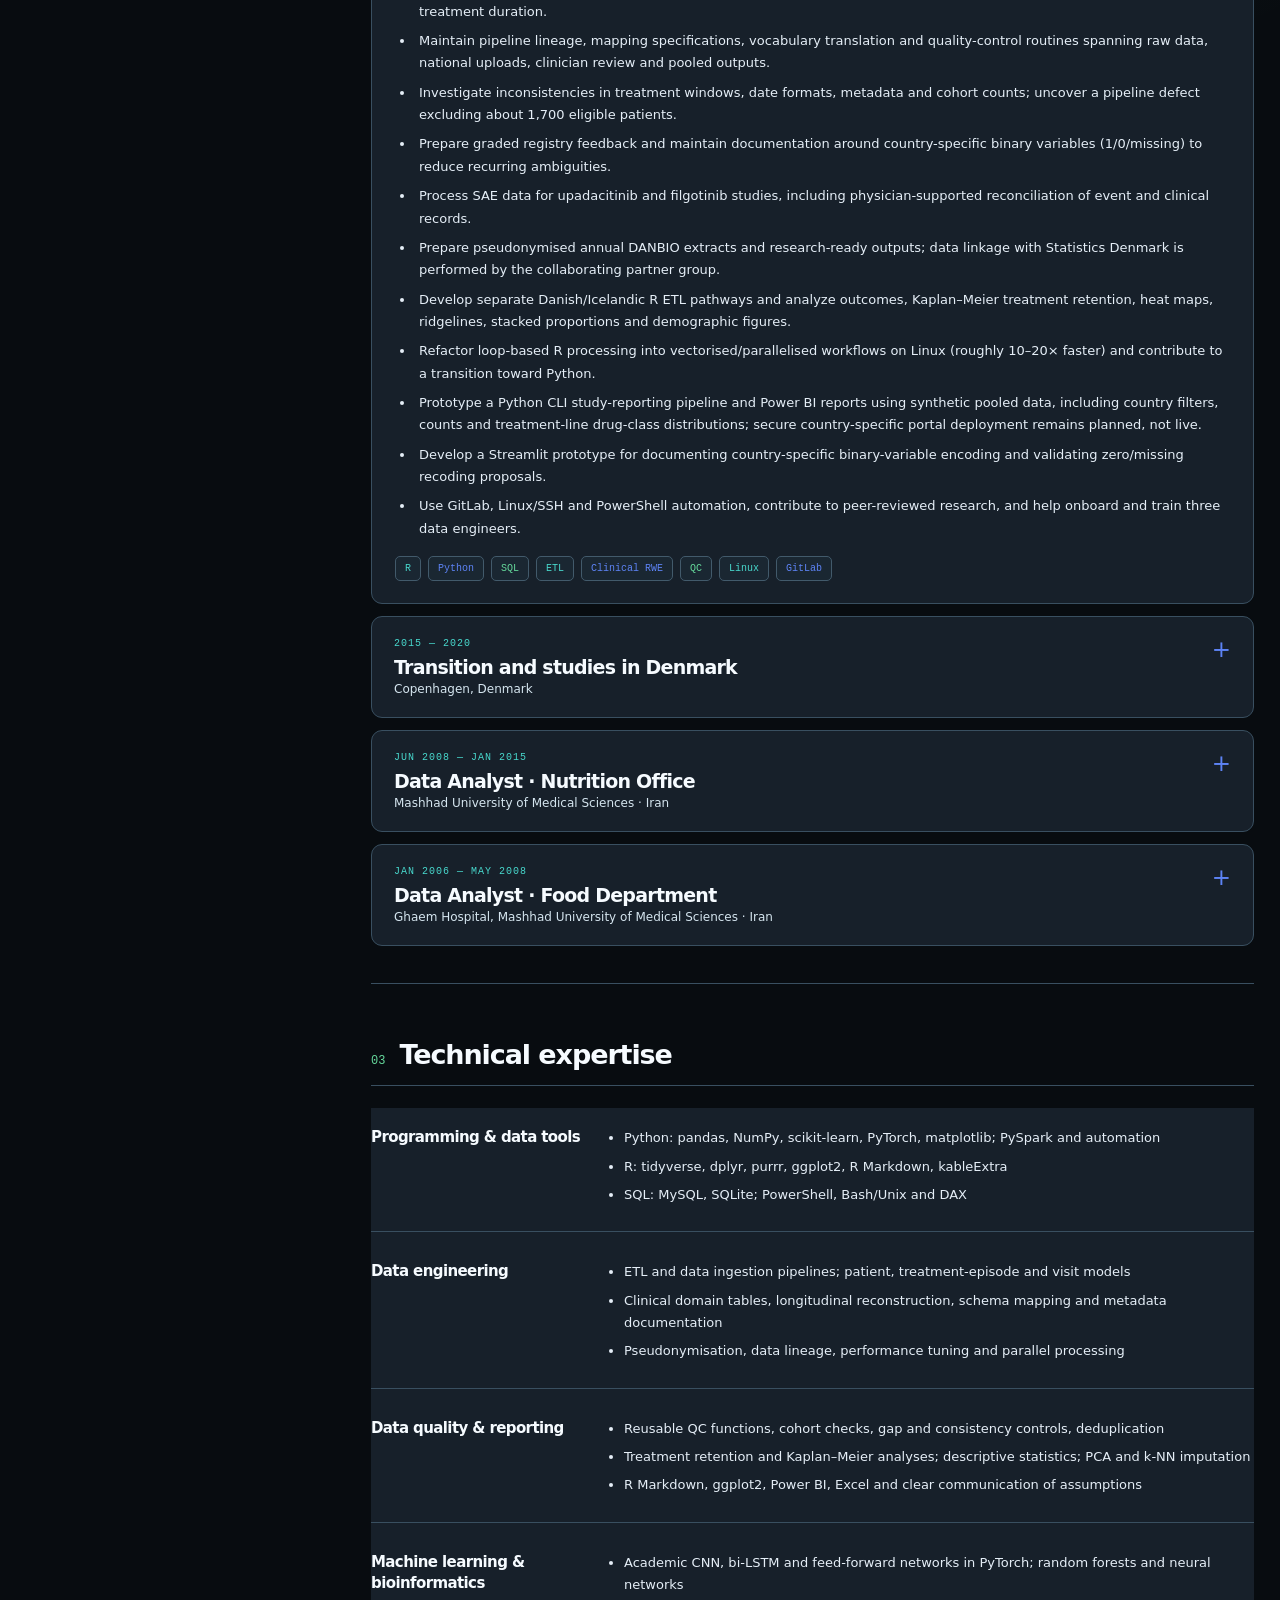
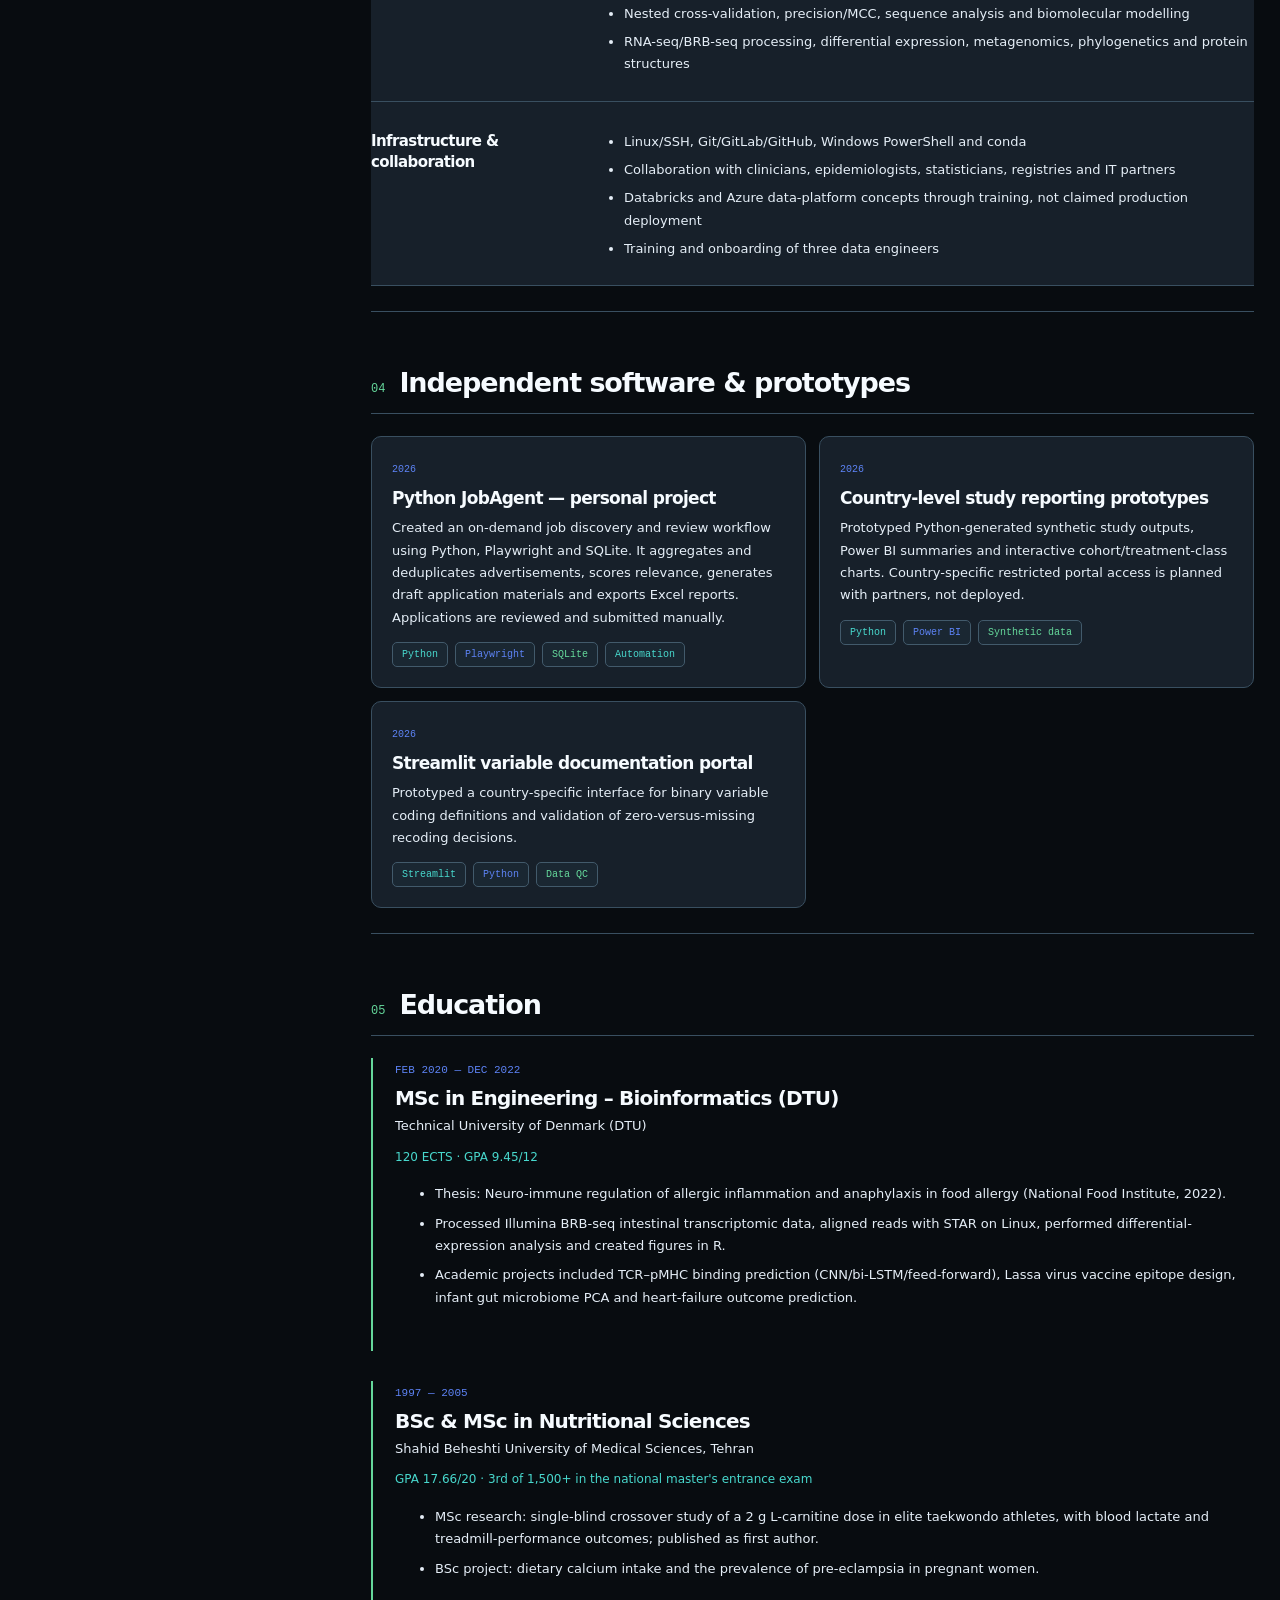
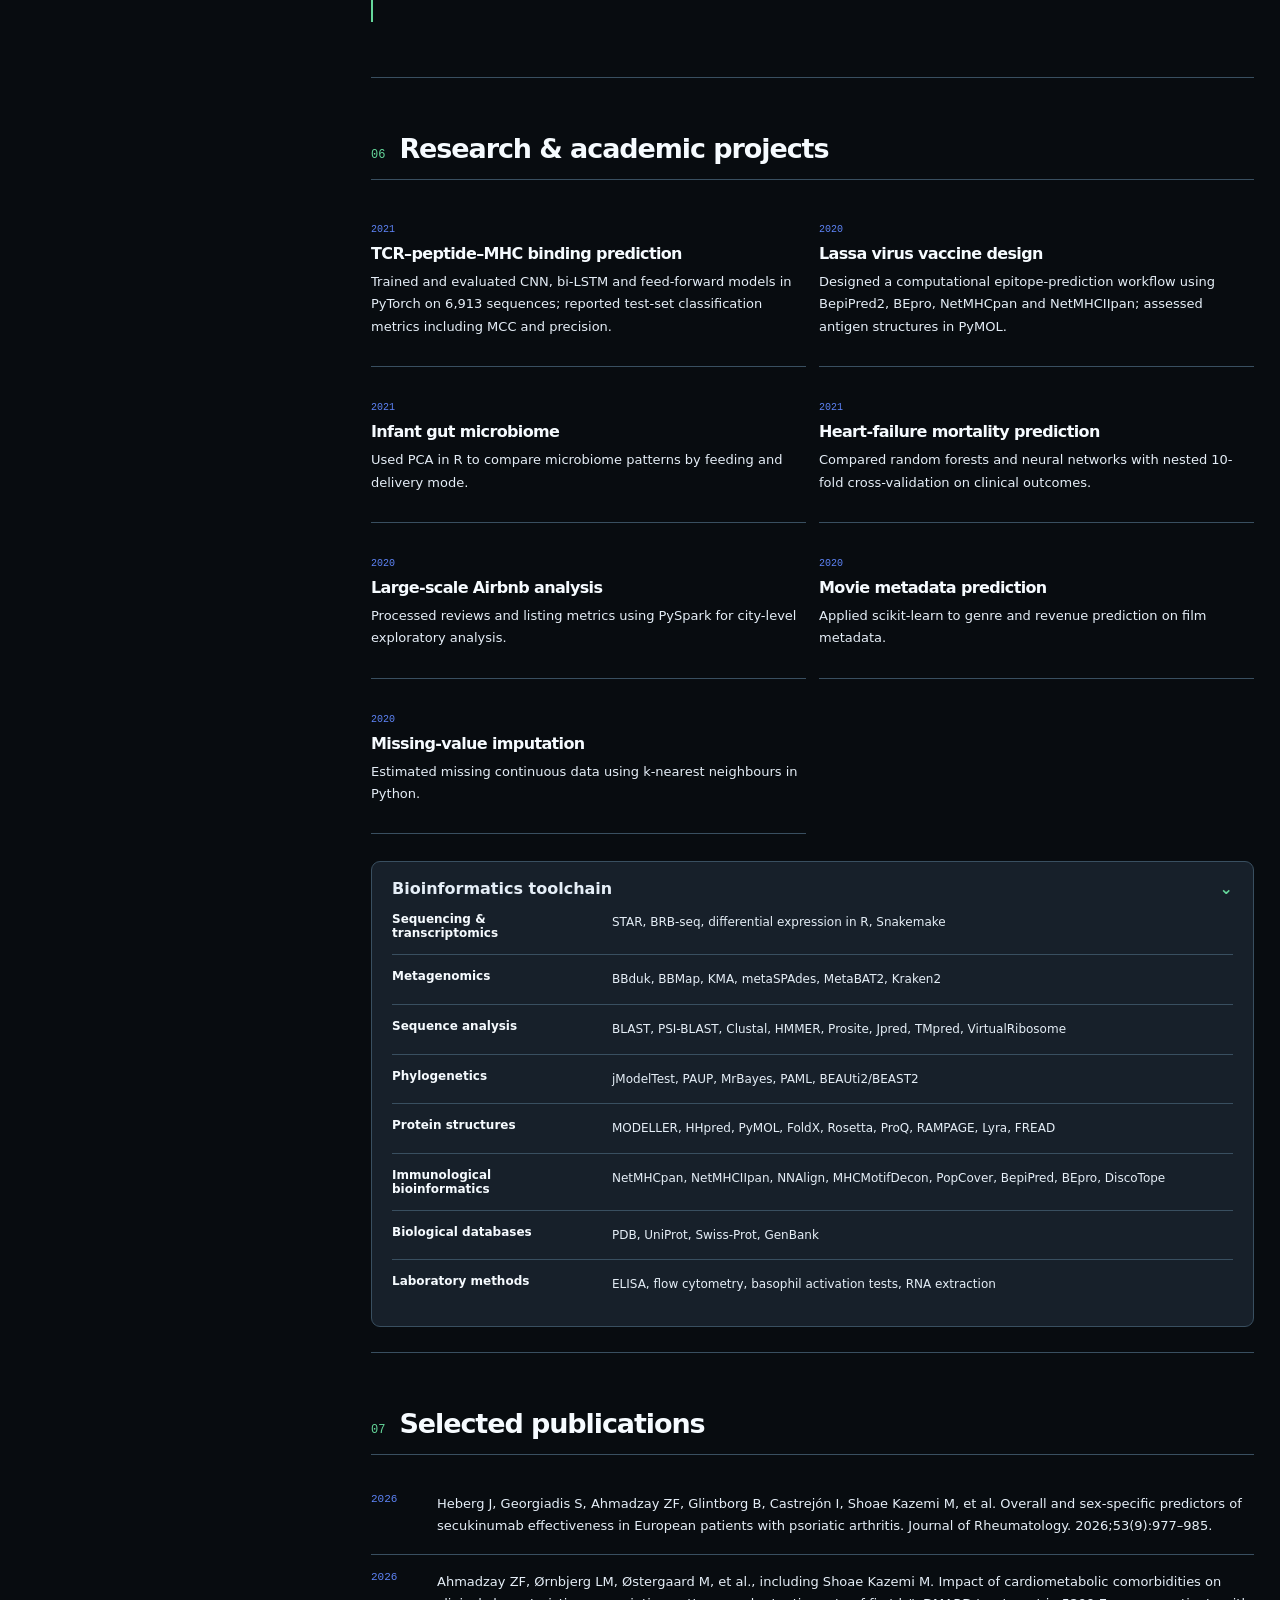
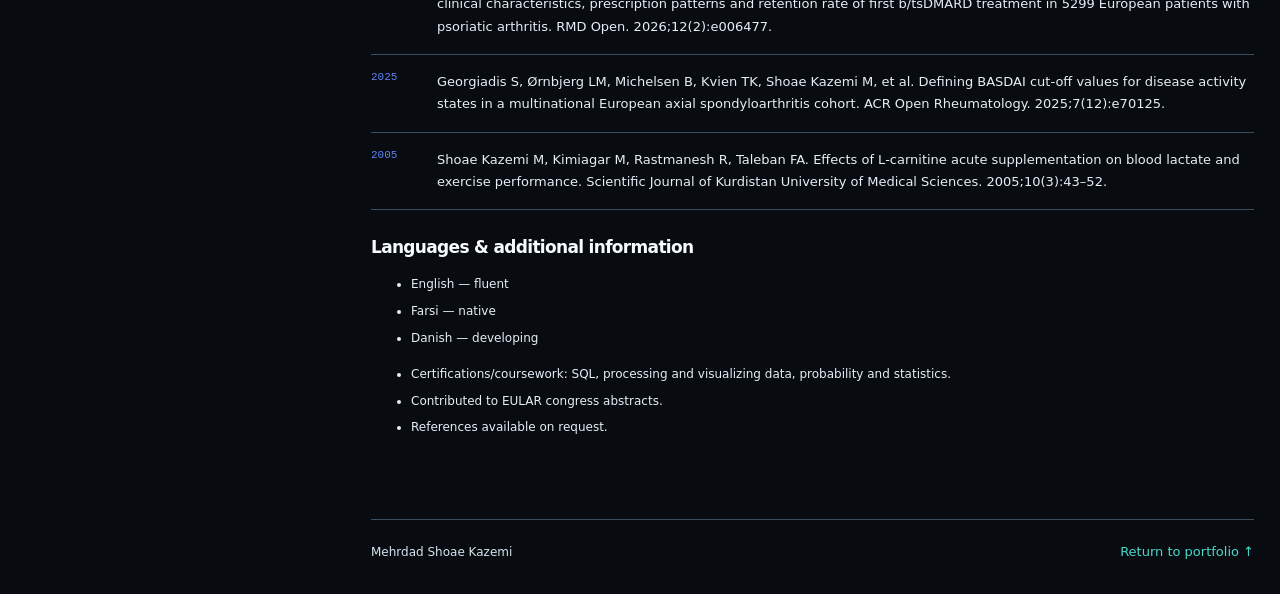
<file: full-resume.html>
<!doctype html>
<html lang="en"><head>
<meta charset="utf-8"><meta name="viewport" content="width=device-width, initial-scale=1">
<meta name="description" content="Detailed résumé of Mehrdad Shoae Kazemi — Data Engineering, Clinical Real-World Data, Data Science and Bioinformatics.">
<meta name="theme-color" content="#09070d">
<link rel="icon" href="./favicon.svg" type="image/svg+xml">
<link rel="stylesheet" href="./full-resume.css?v=print-skip-fix-1">
<link rel="stylesheet" href="./resume-palette.css">
  <link rel="stylesheet" href="./noir-gold-orange-purple.css">
<title>Full Résumé — Mehrdad Shoae Kazemi</title>
<script src="./content.js" defer></script>
<script src="./full-resume-data.js" defer></script>
<script src="./full-resume.js" defer></script>
</head><body class="full-resume">
<a class="skip" href="#main">Skip to résumé</a>
<header class="topbar">
  <a class="back-link" href="./index.html" aria-label="Go back to the portfolio"><span aria-hidden="true">←</span> Portfolio</a>
  <div class="topbar-actions">
    <a href="./cv.html">Brief résumé <span aria-hidden="true">↗</span></a>
    <button id="print-resume" type="button">Print / Save PDF <span aria-hidden="true">↗</span></button>
  </div>
</header>
<div class="resume-layout">
  <aside class="resume-sidebar">
    <div class="sidebar-photo"><img src="./p2.png?rev=9fb8b7f72b2a" onerror="if(this.dataset.retry==='0'){this.dataset.retry='1';this.src='https://raw.githubusercontent.com/mehrdadsk/portfolio/main/p2.png?rev=9fb8b7f72b2a'}else if(this.dataset.retry!=='2'){this.dataset.retry='2';this.src='./portrait-color.avif'}" data-retry="0" alt="Professional portrait of Mehrdad Shoae Kazemi"></div>
    <span class="side-label">FULL PROFESSIONAL PROFILE</span>
    <h2>Mehrdad<br>Shoae Kazemi</h2>
    <p>Data Engineer & Analyst<br>Clinical Data · Bioinformatics</p>
    <div class="sidebar-links"><a href="https://www.linkedin.com/in/mehrdadshoaekazemi/" rel="noopener noreferrer" target="_blank">LinkedIn ↗</a><a href="https://github.com/mehrdadsk" rel="noopener noreferrer" target="_blank">GitHub ↗</a></div>
    <div class="sidebar-rule"></div>
    <span class="side-label">JUMP TO</span>
    <nav class="resume-nav" aria-label="Detailed résumé sections">
      <a href="#profile">Profile</a>
      <a href="#experience">Experience</a>
      <a href="#skills">Technical expertise</a>
      <a href="#projects">Independent projects</a>
      <a href="#education">Education</a>
      <a href="#academics">Academic research</a>
      <a href="#publications">Publications</a>
    </nav>
    <div class="sidebar-bottom">COPENHAGEN AREA, DENMARK</div>
  </aside>
  <main class="resume-content" id="main">
    <section class="resume-intro" id="profile">
      <div class="small-cap"><span class="live-dot"></span> DETAILED CAREER PROFILE / 2026</div>
      <h1>Systems. Science.<br><em>Meaningful impact.</em></h1>
      <p class="intro-blurb">A closer look at the work, methods and experience behind the portfolio.</p>
      <div class="metrics-row" id="full-metrics"></div>
      <div class="section-title"><span>01</span><h2>Professional profile</h2></div>
      <div id="full-summary" class="summary-copy"></div>
      <div id="full-strengths" class="strength-grid"></div>
    </section>

    <section class="resume-section" id="experience">
      <div class="section-title"><span>02</span><h2>Professional experience</h2></div>
      <p class="section-note">Click any role to expand or collapse its detailed responsibilities.</p>
      <div id="full-experience"></div>
    </section>

    <section class="resume-section" id="skills">
      <div class="section-title"><span>03</span><h2>Technical expertise</h2></div>
      <div id="full-skills" class="skills-list"></div>
    </section>

    <section class="resume-section" id="projects">
      <div class="section-title"><span>04</span><h2>Independent software & prototypes</h2></div>
      <div id="full-projects" class="project-list"></div>
    </section>

    <section class="resume-section" id="education">
      <div class="section-title"><span>05</span><h2>Education</h2></div>
      <div id="full-education"></div>
    </section>

    <section class="resume-section" id="academics">
      <div class="section-title"><span>06</span><h2>Research & academic projects</h2></div>
      <div id="full-academics" class="academic-grid"></div>
      <details class="toolchain" open>
        <summary>Bioinformatics toolchain <span aria-hidden="true">⌄</span></summary>
        <div id="full-toolchain"></div>
      </details>
    </section>

    <section class="resume-section" id="publications">
      <div class="section-title"><span>07</span><h2>Selected publications</h2></div>
      <div id="full-publications"></div>
      <div class="extras"><h3>Languages & additional information</h3><div id="full-languages"></div><div id="full-notes"></div></div>
    </section>
    <footer class="resume-footer"><span>Mehrdad Shoae Kazemi</span><a href="./index.html">Return to portfolio ↑</a></footer>
  </main>
</div>
</body></html>
</file>
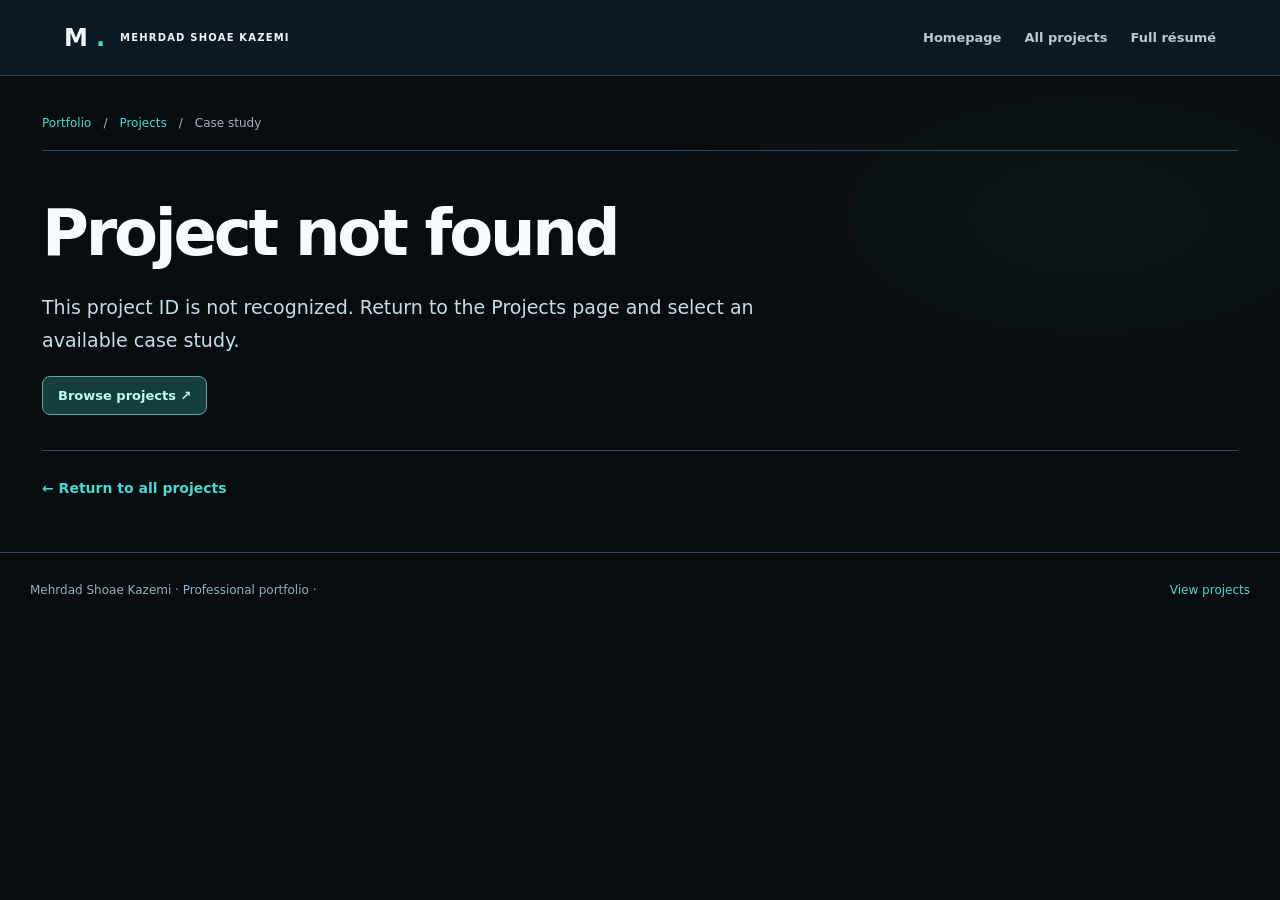
<file: project.html>
<!doctype html>
<html lang="en">
<head>
<meta charset="utf-8"><meta name="viewport" content="width=device-width,initial-scale=1">
<meta name="theme-color" content="#09070d">
<meta name="description" content="Detailed professional project case study by Mehrdad Shoae Kazemi.">
<link rel="icon" type="image/svg+xml" href="./favicon.svg">
<link rel="stylesheet" href="./styles.css">
<link rel="stylesheet" href="./palette.css">
<link rel="stylesheet" href="./noir-gold-orange-purple.css">
<link rel="stylesheet" href="./project-detail.css">
<title>Project case study | Mehrdad Shoae Kazemi</title>
<script src="./content.js?v=project-pages-2026" defer></script>
<script src="./project-detail.js?v=project-pages-2026" defer></script>
</head>
<body class="project-standalone">
<a class="skip-link" href="#main">Skip to case study</a>
<header class="project-site-header">
  <a href="./index.html" class="project-brand" aria-label="Portfolio home">M<span>.</span> <small>MEHRDAD SHOAE KAZEMI</small></a>
  <nav aria-label="Return navigation">
    <a href="./index.html">Homepage</a>
    <a href="./projects.html">All projects</a>
    <a href="./full-resume.html">Full résumé</a>
  </nav>
</header>
<main class="section-shell case-main" id="main">
  <div class="project-breadcrumb"><a href="./index.html">Portfolio</a><span>/</span><a href="./projects.html">Projects</a><span>/</span><span>Case study</span></div>
  <article id="project-content" class="project-content" aria-live="polite">
    <p class="fallback">Loading project case study…</p>
  </article>
  <div class="project-next"><a href="./projects.html">← Return to all projects</a></div>
</main>
<footer class="project-footer">Mehrdad Shoae Kazemi · Professional portfolio · <a href="./projects.html">View projects</a></footer>
</body></html>
</file>
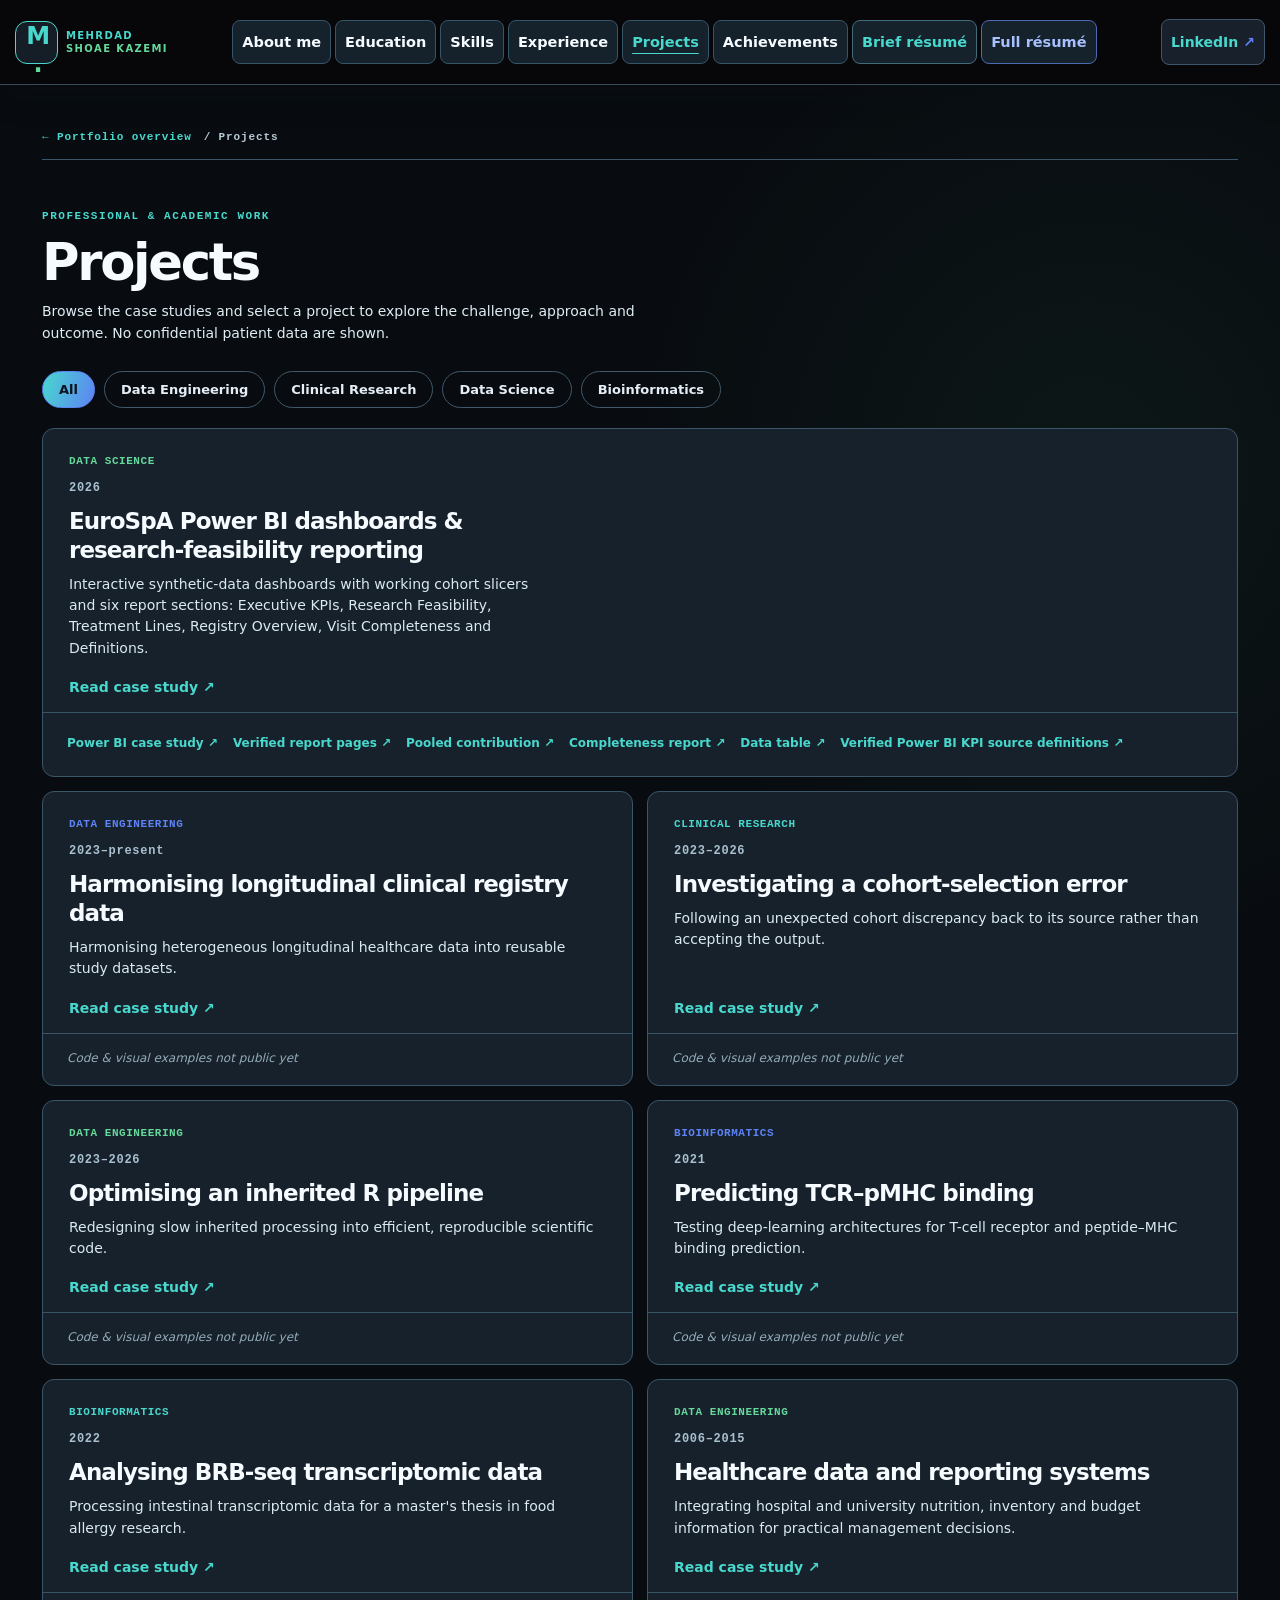
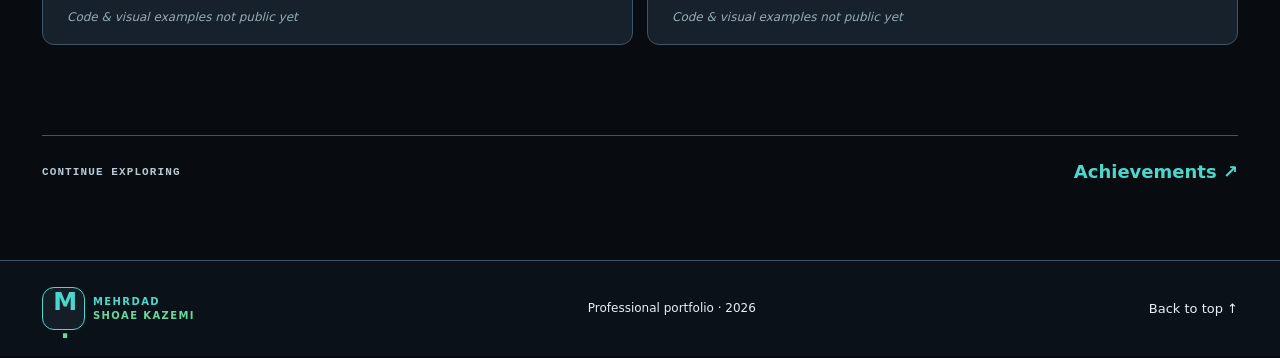
<file: projects.html>
<!doctype html>
<html lang="en">
<head>
  <meta charset="utf-8">
  <meta name="viewport" content="width=device-width, initial-scale=1">
  <meta name="theme-color" content="#09070d">
  <meta name="description" content="Explore projects in the professional portfolio of Mehrdad Shoae Kazemi — data engineering, real-world clinical data and bioinformatics.">
  <meta property="og:type" content="website">
  <meta property="og:title" content="Mehrdad Shoae Kazemi | Data Engineering, Data Science & Clinical RWE">
  <meta property="og:description" content="Professional portfolio: work experience, technical skills, projects, research and publications.">
  <meta property="og:url" content="https://mehrdadsk.github.io/portfolio/projects.html">
  <meta property="og:image" content="https://mehrdadsk.github.io/portfolio/social-card.svg">
  <link rel="icon" type="image/svg+xml" href="./favicon.svg">
  <link rel="canonical" href="https://mehrdadsk.github.io/portfolio/projects.html">
  <link rel="stylesheet" href="./styles.css">
  <link rel="stylesheet" href="./hero.css">
  <link rel="stylesheet" href="./palette.css">
  <link rel="stylesheet" href="./hero-fit.css">
  <link rel="stylesheet" href="./noir-gold-orange-purple.css">
  <link rel="stylesheet" href="./recruiter-layout.css">
  <link rel="stylesheet" href="./portrait-no-frame.css?v=3">
  <!-- flag-removal-guard: override any legacy cached flag/map styles and remove hero haze. -->
  <style>
    body.recruiter-home .denmark-flag-strip,
    body.recruiter-home .flag-wave-canvas,
    body.recruiter-home .recruiter-hero .hero-grid-haze,
    body.recruiter-home .recruiter-hero .hero-copy::before,
    body.recruiter-home .recruiter-hero .hero-copy::after {
      display: none !important;
      content: none !important;
      background: none !important;
      opacity: 0 !important;
    }
    body.recruiter-home .recruiter-hero .hero-copy,
    body.recruiter-home .recruiter-hero {
      background-image: none !important;
    }
  </style>
  <title>Projects | Mehrdad Shoae Kazemi</title>
  <script src="./content.js?v=four-dashboard-projects-3" defer></script>
  <script src="./app.js?v=four-dashboard-projects-3" defer></script>
  <link rel="stylesheet" href="./portfolio-pages.css?v=four-dashboard-projects-3">
</head>
<body class="recruiter-home portfolio-detail">
  <a class="skip-link" href="#main">Skip to content</a>
  <div class="site-shell">
<header class="site-header" id="top">
      <div class="header-inner">
        <a class="brand" href="./index.html" aria-label="Mehrdad Shoae Kazemi, home"><span class="brand-symbol" aria-hidden="true">M<span class="brand-dot">.</span></span><span class="brand-caption">MEHRDAD <span>SHOAE KAZEMI</span></span></a>
        <nav class="desktop-nav" aria-label="Main navigation">
          <a href="./about.html">About me</a><a href="./education.html">Education</a><a href="./skills.html">Skills</a><a href="./experience.html">Experience</a><a href="./projects.html" aria-current="page">Projects</a><a href="./achievements.html">Achievements</a><a href="./cv.html">Brief résumé</a><a href="./full-resume.html">Full résumé</a>
        </nav>
        <div class="header-actions">
          <a href="https://www.linkedin.com/in/mehrdadshoaekazemi/" class="header-contact" target="_blank" rel="noopener noreferrer">LinkedIn <span aria-hidden="true">↗</span></a>
          <button class="menu-toggle icon-button" type="button" aria-expanded="false" aria-controls="mobile-menu" aria-label="Open menu"><span aria-hidden="true">☰</span></button>
        </div>
      </div>
      <nav class="mobile-nav" id="mobile-menu" hidden aria-label="Mobile navigation">
        <a href="./about.html">About me</a><a href="./education.html">Education</a><a href="./skills.html">Skills</a><a href="./experience.html">Experience</a><a href="./projects.html">Projects</a><a href="./achievements.html">Achievements</a><a href="./cv.html">Brief résumé</a><a href="./full-resume.html">Full résumé</a><a href="./index.html#contact">Contact</a>
      </nav>
    </header>
    <main id="main">
      <div class="section-shell detail-breadcrumb"><a href="./index.html">← Portfolio overview</a><span>/ Projects</span></div>
      <section class="work-zone section-padding" id="work" aria-labelledby="work-title"><div class="section-shell">
        <div class="section-heading"><div><div class="section-kicker">PROFESSIONAL & ACADEMIC WORK</div><h2 id="work-title">Projects</h2><p>Browse the case studies and select a project to explore the challenge, approach and outcome. No confidential patient data are shown.</p></div></div>
        <div class="filters" id="project-filters" aria-label="Filter projects"></div>
        <div class="project-grid recruiter-project-grid" id="project-grid"></div>
      </div></section>
      <div class="section-shell detail-next"><span>CONTINUE EXPLORING</span><a href="./achievements.html">Achievements <span aria-hidden="true">↗</span></a></div>
    </main>
<footer class="site-footer"><div class="section-shell footer-inner">
      <a class="brand" href="./index.html"><span class="brand-symbol">M<span class="brand-dot">.</span></span><span class="brand-caption">MEHRDAD <span>SHOAE KAZEMI</span></span></a>
      <p>Professional portfolio · <span id="updated-year"></span></p>
      <div class="footer-links"><a href="#top">Back to top ↑</a></div>
    </div></footer>
  </div>
  <dialog id="project-dialog" class="project-dialog" aria-label="Project details"><div class="dialog-inner"><button type="button" class="dialog-close icon-button" aria-label="Close project details">×</button><div id="dialog-content"></div></div></dialog>
</body>
</html>
</file>
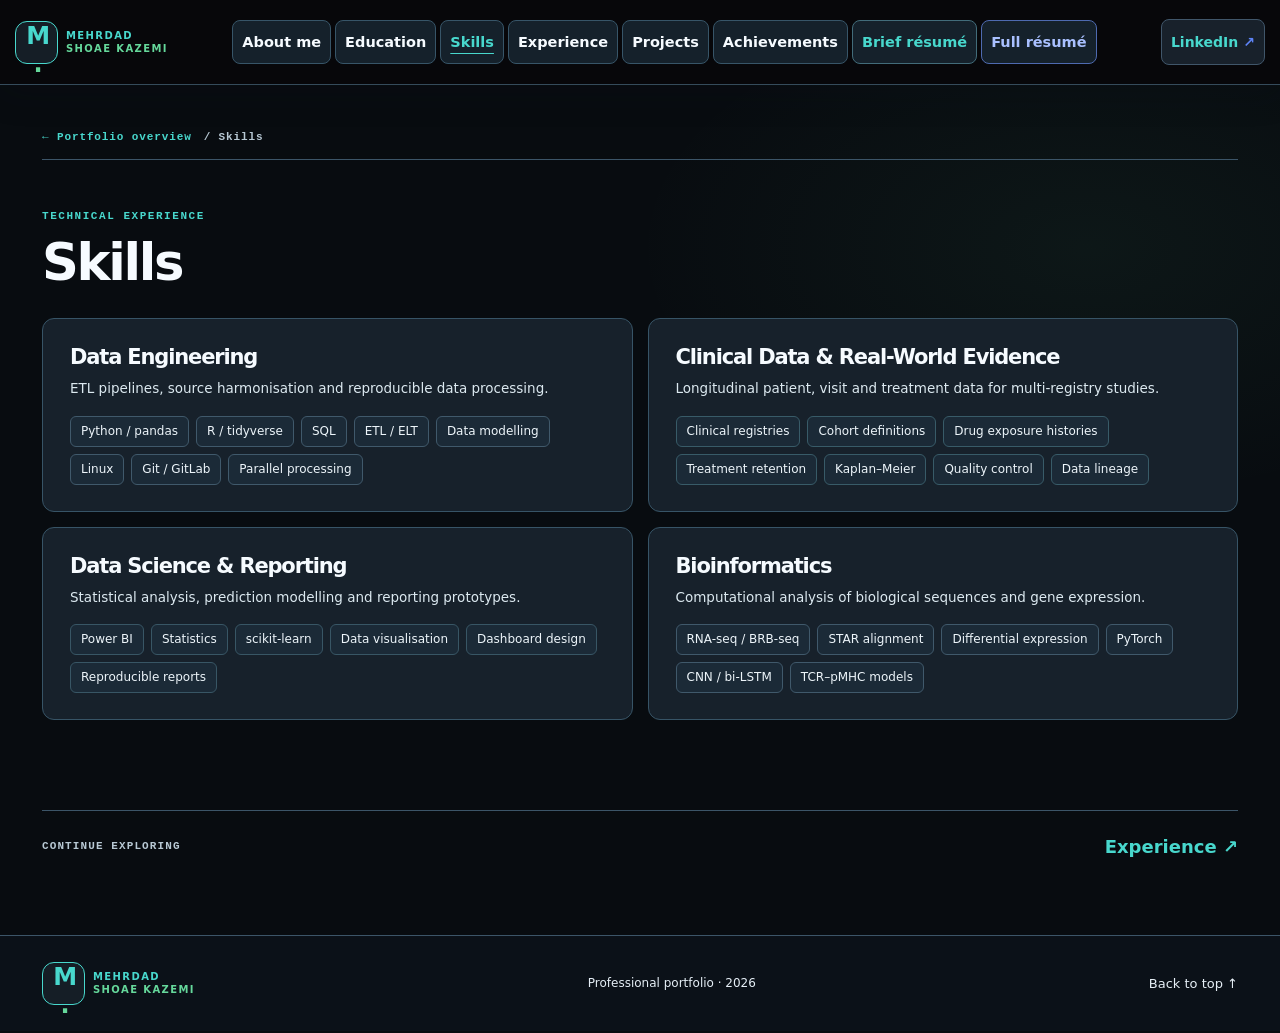
<file: skills.html>
<!doctype html>
<html lang="en">
<head>
  <meta charset="utf-8">
  <meta name="viewport" content="width=device-width, initial-scale=1">
  <meta name="theme-color" content="#09070d">
  <meta name="description" content="Explore skills in the professional portfolio of Mehrdad Shoae Kazemi — data engineering, real-world clinical data and bioinformatics.">
  <meta property="og:type" content="website">
  <meta property="og:title" content="Mehrdad Shoae Kazemi | Data Engineering, Data Science & Clinical RWE">
  <meta property="og:description" content="Professional portfolio: work experience, technical skills, projects, research and publications.">
  <meta property="og:url" content="https://mehrdadsk.github.io/portfolio/skills.html">
  <meta property="og:image" content="https://mehrdadsk.github.io/portfolio/social-card.svg">
  <link rel="icon" type="image/svg+xml" href="./favicon.svg">
  <link rel="canonical" href="https://mehrdadsk.github.io/portfolio/skills.html">
  <link rel="stylesheet" href="./styles.css">
  <link rel="stylesheet" href="./hero.css">
  <link rel="stylesheet" href="./palette.css">
  <link rel="stylesheet" href="./hero-fit.css">
  <link rel="stylesheet" href="./noir-gold-orange-purple.css">
  <link rel="stylesheet" href="./recruiter-layout.css">
  <link rel="stylesheet" href="./portrait-no-frame.css?v=3">
  <!-- flag-removal-guard: override any legacy cached flag/map styles and remove hero haze. -->
  <style>
    body.recruiter-home .denmark-flag-strip,
    body.recruiter-home .flag-wave-canvas,
    body.recruiter-home .recruiter-hero .hero-grid-haze,
    body.recruiter-home .recruiter-hero .hero-copy::before,
    body.recruiter-home .recruiter-hero .hero-copy::after {
      display: none !important;
      content: none !important;
      background: none !important;
      opacity: 0 !important;
    }
    body.recruiter-home .recruiter-hero .hero-copy,
    body.recruiter-home .recruiter-hero {
      background-image: none !important;
    }
  </style>
  <title>Skills | Mehrdad Shoae Kazemi</title>
  <script src="./content.js" defer></script>
  <script src="./app.js" defer></script>
  <link rel="stylesheet" href="./portfolio-pages.css?v=1">
</head>
<body class="recruiter-home portfolio-detail">
  <a class="skip-link" href="#main">Skip to content</a>
  <div class="site-shell">
<header class="site-header" id="top">
      <div class="header-inner">
        <a class="brand" href="./index.html" aria-label="Mehrdad Shoae Kazemi, home"><span class="brand-symbol" aria-hidden="true">M<span class="brand-dot">.</span></span><span class="brand-caption">MEHRDAD <span>SHOAE KAZEMI</span></span></a>
        <nav class="desktop-nav" aria-label="Main navigation">
          <a href="./about.html">About me</a><a href="./education.html">Education</a><a href="./skills.html" aria-current="page">Skills</a><a href="./experience.html">Experience</a><a href="./projects.html">Projects</a><a href="./achievements.html">Achievements</a><a href="./cv.html">Brief résumé</a><a href="./full-resume.html">Full résumé</a>
        </nav>
        <div class="header-actions">
          <a href="https://www.linkedin.com/in/mehrdadshoaekazemi/" class="header-contact" target="_blank" rel="noopener noreferrer">LinkedIn <span aria-hidden="true">↗</span></a>
          <button class="menu-toggle icon-button" type="button" aria-expanded="false" aria-controls="mobile-menu" aria-label="Open menu"><span aria-hidden="true">☰</span></button>
        </div>
      </div>
      <nav class="mobile-nav" id="mobile-menu" hidden aria-label="Mobile navigation">
        <a href="./about.html">About me</a><a href="./education.html">Education</a><a href="./skills.html">Skills</a><a href="./experience.html">Experience</a><a href="./projects.html">Projects</a><a href="./achievements.html">Achievements</a><a href="./cv.html">Brief résumé</a><a href="./full-resume.html">Full résumé</a><a href="./index.html#contact">Contact</a>
      </nav>
    </header>
    <main id="main">
      <div class="section-shell detail-breadcrumb"><a href="./index.html">← Portfolio overview</a><span>/ Skills</span></div>
      <section class="section-shell section-padding" id="expertise" aria-labelledby="expertise-title">
        <div class="section-heading"><div><div class="section-kicker">TECHNICAL EXPERIENCE</div><h2 id="expertise-title">Skills</h2></div></div>
        <div class="recruiter-skills-grid" id="skill-cards" aria-label="Skills by field"></div>
      </section>
      <div class="section-shell detail-next"><span>CONTINUE EXPLORING</span><a href="./experience.html">Experience <span aria-hidden="true">↗</span></a></div>
    </main>
<footer class="site-footer"><div class="section-shell footer-inner">
      <a class="brand" href="./index.html"><span class="brand-symbol">M<span class="brand-dot">.</span></span><span class="brand-caption">MEHRDAD <span>SHOAE KAZEMI</span></span></a>
      <p>Professional portfolio · <span id="updated-year"></span></p>
      <div class="footer-links"><a href="#top">Back to top ↑</a></div>
    </div></footer>
  </div>
  
</body>
</html>
</file>
<file: styles.css>
:root{color-scheme:dark;--bg:#090f1b;--bg2:#0e1624;--bg3:#111b29;--panel:#111c2a;--panel2:#142234;--fg:#eaf0ed;--text:#b8c6cb;--muted:#8795a2;--border:#263544;--accent:#a8ffca;--accent2:#b5b9ff;--accent-dark:#071b15;--shadow:0 20px 70px rgba(0,0,0,.27);--header-bg:rgba(9,15,27,.86)}
:root[data-theme="light"]{color-scheme:light;--bg:#f4f6f3;--bg2:#eef1ed;--bg3:#e9efeb;--panel:#fff;--panel2:#f2f6f1;--fg:#17272b;--text:#42545b;--muted:#687b83;--border:#d4dfd9;--accent:#0b8460;--accent2:#626cba;--accent-dark:#fff;--shadow:0 14px 40px rgba(30,59,55,.08);--header-bg:rgba(244,246,243,.91)}
*{box-sizing:border-box}html{scroll-behavior:smooth;scroll-padding-top:95px}body{margin:0;background:var(--bg);color:var(--fg);font-family:Inter,ui-sans-serif,system-ui,-apple-system,BlinkMacSystemFont,"Segoe UI",sans-serif;-webkit-font-smoothing:antialiased}body.dialog-open{overflow:hidden}a{color:inherit;text-decoration:none}button{font:inherit}button,a{-webkit-tap-highlight-color:transparent}button:focus-visible,a:focus-visible,[role="tab"]:focus-visible{outline:2px solid var(--accent);outline-offset:4px}::selection{background:var(--accent);color:var(--accent-dark)}p{line-height:1.7}h1,h2,h3,p{margin-top:0}h1,h2,h3{letter-spacing:-.055em}em{font-style:normal;color:var(--accent)}.section-shell{width:min(1200px,calc(100% - 84px));margin-inline:auto}.section-padding{padding-top:116px;padding-bottom:118px}.skip-link{position:fixed;left:12px;top:-80px;z-index:300;background:var(--accent);padding:12px;color:var(--accent-dark)}.skip-link:focus{top:12px}.site-header{height:78px;position:sticky;top:0;background:var(--header-bg);border-bottom:1px solid var(--border);backdrop-filter:blur(20px);z-index:90}.header-inner{height:100%;width:min(1370px,calc(100% - 84px));display:flex;align-items:center;justify-content:space-between;gap:20px;margin:auto}.brand{display:inline-flex;gap:13px;align-items:center;flex-shrink:0}.brand-symbol{display:grid;place-items:center;width:43px;height:43px;border:1px solid var(--accent);border-radius:12px;font-size:24px;font-weight:800;letter-spacing:-.14em}.brand-dot{color:var(--accent)}.brand-caption{font-size:10px;letter-spacing:.14em;font-weight:800;line-height:1.35}.brand-caption span{display:block;color:var(--muted)}.desktop-nav,.header-actions{display:flex;align-items:center;gap:28px}.desktop-nav a,.header-contact{font-size:12px;font-weight:650;color:var(--text);transition:color .2s}.desktop-nav a:hover,.header-contact:hover,.footer-links a:hover{color:var(--accent)}.header-actions{gap:17px}.header-contact{border:1px solid var(--border);padding:12px 16px;border-radius:6px;color:var(--fg)}.header-contact span{color:var(--accent);margin-left:5px}.icon-button{display:grid;place-items:center;cursor:pointer;border:1px solid var(--border);background:transparent;color:var(--fg);width:36px;height:36px;border-radius:7px}.theme-icon{font-size:20px;line-height:1}.menu-toggle{display:none}.mobile-nav{display:none}.hero{min-height:645px;display:grid;grid-template-columns:1.05fr .95fr;align-items:center;gap:40px;position:relative;padding-top:70px;padding-bottom:90px}.hero-aura{position:absolute;z-index:-1;left:32%;top:6%;width:520px;height:520px;background:radial-gradient(circle,rgba(69,164,137,.09),transparent 67%);pointer-events:none}.hero-copy{padding-top:12px}.eyebrow,.hero-mini,.section-kicker,.mini-heading,.tiny-label,.work-index{font-family:ui-monospace,SFMono-Regular,Consolas,monospace;letter-spacing:.11em;font-size:11px;font-weight:700}.eyebrow{display:inline-flex;align-items:center;gap:9px;color:var(--accent);border:1px solid rgba(130,207,166,.25);padding:8px 13px;border-radius:30px;background:rgba(100,188,150,.065)}.live-dot,.status-dot{width:7px;height:7px;border-radius:50%;display:inline-block;background:var(--accent);box-shadow:0 0 0 4px rgba(100,255,182,.1)}.hero-mini{margin-top:29px;color:var(--muted)}.hero-mini span{color:var(--accent);padding:0 8px}.hero h1{font-size:clamp(52px,5.4vw,85px);line-height:1.055;max-width:760px;margin:18px 0 22px;font-weight:740}.accent-mark{border-bottom:4px solid var(--accent);white-space:nowrap}.hero-lede{font-size:17px;color:var(--text);max-width:555px;line-height:1.85}.hero-buttons,.contact-buttons{display:flex;flex-wrap:wrap;gap:13px;margin-top:30px}.button{display:inline-flex;align-items:center;justify-content:center;gap:17px;font-size:13px;font-weight:800;border-radius:8px;padding:15px 22px;border:1px solid var(--border);transition:transform .2s,background .2s,color .2s;cursor:pointer}.button:hover{transform:translateY(-3px)}.button-primary{background:var(--accent);border-color:var(--accent);color:var(--accent-dark)}.button-ghost{background:transparent;color:var(--fg)}.button-ghost:hover{border-color:var(--accent)}.hero-footnote{display:flex;gap:9px;align-items:center;color:var(--muted);font-size:12px;margin-top:37px}.location-pin{color:var(--accent);font-size:20px}.hero-divider{height:4px;width:4px;border-radius:50%;background:var(--muted);margin:0 6px}.hero-visual{position:relative;min-height:500px;display:grid;place-items:center;isolation:isolate}.hero-visual:after{content:"";position:absolute;inset:14% 3%;background:radial-gradient(circle,rgba(140,229,189,.1),transparent 64%);filter:blur(16px);z-index:-1}#hero-canvas{position:absolute;inset:0;width:100%;height:100%;z-index:-2;opacity:.7}.visual-frame{width:min(440px,100%);height:440px;border:1px solid rgba(161,206,194,.23);background:linear-gradient(146deg,rgba(25,40,58,.86),rgba(10,19,31,.68));box-shadow:var(--shadow);border-radius:18px;padding:19px;position:relative;overflow:hidden}.visual-frame:before{content:"";position:absolute;inset:0;background-image:radial-gradient(rgba(150,193,184,.25) .85px,transparent .85px);background-size:24px 24px;opacity:.16;pointer-events:none}.visual-topline,.visual-bottom{position:relative;z-index:1;display:flex;align-items:center;justify-content:space-between;font-size:10px;letter-spacing:.13em;font-family:monospace;color:#a0b3bf}.faux-indicators{color:#8794a4;font-size:8px;letter-spacing:.3em}.visual-center{height:320px;position:relative;display:grid;place-items:center}.orbit{position:absolute;border:1px dashed rgba(161,230,205,.27);border-radius:50%;animation:spin 70s linear infinite}.orbit-outer{width:285px;height:285px}.orbit-inner{width:205px;height:205px;animation-direction:reverse;border-style:solid;border-color:rgba(166,192,255,.14)}.central-orb{position:relative;width:122px;height:122px;border-radius:50%;display:grid;place-items:center;background:radial-gradient(circle at 30% 25%,#2b665b,#153a3c 63%,#0a252b);border:1px solid rgba(170,255,209,.5);box-shadow:0 0 35px rgba(117,255,186,.13),inset 0 0 22px rgba(126,247,199,.13)}.orb-ring{position:absolute;inset:-12px;border-radius:50%;border:1px solid rgba(161,243,193,.3)}.orb-glyph{color:#c3ffe1;font-size:57px;font-weight:800;letter-spacing:-.14em}.orb-core{width:9px;height:9px;border-radius:50%;position:absolute;right:13px;top:19px;background:#c3ffe1}.node{position:absolute;display:grid;place-items:center;font-family:monospace;font-size:10px;color:#d3ffe7;width:38px;height:38px;border:1px solid #659989;border-radius:11px;background:#1b3c40;box-shadow:0 0 18px rgba(105,238,182,.14)}.node-one{top:32px;left:115px}.node-two{top:97px;right:42px}.node-three{bottom:38px;right:110px}.node-four{bottom:99px;left:38px}.orbit-label{position:absolute;color:#99b2af;font:10px monospace;letter-spacing:.12em}.label-a{top:55px;right:50px}.label-b{bottom:65px;left:49px}.label-c{bottom:25px;right:91px}.visual-bottom{border-top:1px solid rgba(170,210,203,.17);padding-top:15px;gap:10px}.visual-bottom>div{display:flex;flex-direction:column;gap:5px}.visual-bottom strong{font-size:12px;font-weight:600;color:#daf8e7;letter-spacing:0}.status-dot{width:6px;height:6px;margin-right:6px;vertical-align:middle}.visual-code{color:#9be3c1}.floating-note{position:absolute;display:flex;gap:10px;align-items:center;border:1px solid rgba(179,210,207,.2);border-radius:12px;background:#172638;color:#f2f7f7;box-shadow:0 15px 40px rgba(0,0,0,.2);padding:13px 17px;font-size:12px;font-weight:720;line-height:1.3;z-index:4}.floating-note small{font-size:10px;font-weight:450;color:#a7b9be}.top-note{top:47px;right:-10px}.bottom-note{bottom:35px;left:-20px}.note-icon,.note-spark{display:grid;place-items:center;width:34px;height:34px;background:rgba(137,242,185,.12);color:#a8ffca;border-radius:8px;font-size:22px}.visual-disclaimer{position:absolute;bottom:0;right:24px;font-size:10px;color:var(--muted)}.trust-strip{border-top:1px solid var(--border);border-bottom:1px solid var(--border);background:var(--bg2)}.trust-inner{display:flex;justify-content:space-between;gap:20px;align-items:center;padding:22px 0}.trust-inner>span{color:var(--muted);font:10px monospace;letter-spacing:.13em;white-space:nowrap}.trust-items{display:flex;flex-wrap:wrap;justify-content:flex-end;gap:22px;align-items:center;font-size:11px;font-weight:800;letter-spacing:.055em}.trust-items b{color:var(--accent);font-weight:400}.section-heading{display:flex;justify-content:space-between;gap:35px;align-items:flex-end;margin-bottom:43px}.section-heading.two-col{display:grid;grid-template-columns:1.15fr .75fr;align-items:end;gap:70px}.section-kicker{color:var(--text);margin-bottom:18px}.section-kicker span{color:var(--accent)}.section-heading h2,.contact-inner h2{font-size:clamp(39px,4.35vw,62px);line-height:1.14;letter-spacing:-.055em;margin:0}.section-heading p{max-width:515px;margin:15px 0 0;color:var(--text);font-size:15px;line-height:1.8}.section-intro{color:var(--text);font-size:16px;line-height:1.8}.section-intro p{margin:0 0 18px}.text-link{font-weight:800;font-size:13px;color:var(--accent)}.text-link span{margin-left:9px}.impact-grid{display:grid;grid-template-columns:repeat(4,1fr);gap:14px}.impact-card{border:1px solid var(--border);background:var(--panel);border-radius:12px;min-height:186px;padding:24px 23px;position:relative;transition:transform .25s,border-color .25s}.impact-card:hover{transform:translateY(-5px);border-color:var(--accent)}.impact-card .stat-label{font-size:10px;letter-spacing:.12em;color:var(--muted);font-family:monospace}.impact-card .stat-number{font-size:clamp(36px,3.5vw,50px);letter-spacing:-.07em;margin:19px 0 6px;font-weight:760}.impact-card .stat-number span{color:var(--accent)}.impact-card .stat-text{font-size:12px;color:var(--text);line-height:1.6}.impact-card .stat-icon{position:absolute;right:18px;top:20px;color:var(--accent);opacity:.7}.manifesto-panel{border:1px solid var(--border);border-radius:14px;margin-top:16px;padding:31px 35px;display:flex;gap:25px;align-items:center;background:linear-gradient(90deg,var(--panel),var(--bg2))}.manifesto-icon{width:70px;height:70px;border-radius:50%;border:1px solid var(--accent);color:var(--accent);display:grid;place-items:center;font-size:32px;flex-shrink:0}.manifesto-panel p{font-size:19px;line-height:1.5;margin:0;flex:1;font-weight:560}.manifesto-caption{font:10px monospace;color:var(--muted);letter-spacing:.1em}.work-zone{background:var(--bg2);border-top:1px solid var(--border);border-bottom:1px solid var(--border)}.work-index{align-self:flex-end;color:var(--muted);white-space:nowrap}.work-index span{font-size:27px;color:var(--accent);margin-left:12px}.filters{display:flex;flex-wrap:wrap;gap:9px;margin:18px 0 25px}.filter-button{padding:10px 16px;border-radius:30px;background:transparent;border:1px solid var(--border);color:var(--text);font-size:12px;cursor:pointer;font-weight:700;transition:all .2s}.filter-button[aria-pressed="true"],.filter-button:hover{background:var(--accent);color:var(--accent-dark);border-color:var(--accent)}.project-grid{display:grid;grid-template-columns:repeat(3,1fr);gap:17px}.project-card{border:1px solid var(--border);background:var(--panel);padding:0;border-radius:13px;text-align:left;color:var(--fg);cursor:pointer;overflow:hidden;display:flex;flex-direction:column;min-height:400px;transition:transform .25s,border-color .25s,box-shadow .25s}.project-card:hover{transform:translateY(-6px);border-color:var(--accent);box-shadow:var(--shadow)}.project-art{height:173px;position:relative;overflow:hidden;display:grid;place-items:center;background:#0f2630;border-bottom:1px solid var(--border)}.project-art:after{content:"";position:absolute;inset:0;background-image:linear-gradient(rgba(201,255,233,.05) 1px,transparent 1px),linear-gradient(90deg,rgba(201,255,233,.05) 1px,transparent 1px);background-size:24px 24px;mask-image:linear-gradient(to bottom,black,transparent)}.project-art.art-violet{background:radial-gradient(circle at 60% 30%,#31305b,#131a2c 76%)}.project-art.art-blue{background:radial-gradient(circle at 55% 35%,#164e63,#102231 76%)}.project-art.art-green{background:radial-gradient(circle at 55% 35%,#1b564d,#0e282b 76%)}.project-art.art-amber{background:radial-gradient(circle at 55% 35%,#574432,#25202a 76%)}.art-shape{position:relative;z-index:1;display:grid;place-items:center;width:119px;height:119px;border-radius:25px;border:1px solid rgba(208,249,232,.26);transform:rotate(-9deg);box-shadow:0 20px 30px rgba(0,0,0,.17),inset 0 0 28px rgba(255,255,255,.05);color:#c0ffe1;font-size:60px;font-family:monospace;font-weight:700;letter-spacing:-.09em}.art-shape span{transform:rotate(9deg)}.art-badge{position:absolute;right:16px;top:16px;color:#e1eaff;font:10px monospace;letter-spacing:.08em;z-index:2;padding:7px 9px;background:rgba(0,0,0,.23);border:1px solid rgba(220,240,232,.17);border-radius:5px}.project-body{padding:24px;display:flex;flex-direction:column;flex:1}.project-meta{font:10px monospace;letter-spacing:.12em;color:var(--accent);margin-bottom:16px}.project-title{font-size:22px;line-height:1.24;font-weight:760;letter-spacing:-.04em;margin-bottom:12px}.project-blurb{font-size:13px;color:var(--text);line-height:1.65;margin-bottom:19px;flex:1}.project-footer{display:flex;justify-content:space-between;gap:12px;align-items:center;border-top:1px solid var(--border);padding-top:16px}.project-result{color:var(--fg);font-size:11px;font-weight:760}.project-arrow{color:var(--accent);font-size:18px}.work-note{color:var(--muted);font-size:12px;margin:21px 0 0}.work-note span{color:var(--accent);margin-right:5px}.skills-explorer{display:grid;grid-template-columns:310px 1fr;border:1px solid var(--border);border-radius:16px;overflow:hidden;background:var(--panel);min-height:370px}.skills-list{border-right:1px solid var(--border);padding:20px;background:var(--bg2);display:flex;flex-direction:column;gap:9px}.skill-tab{display:flex;gap:13px;align-items:center;width:100%;text-align:left;border:1px solid transparent;color:var(--text);background:transparent;padding:17px 14px;border-radius:10px;cursor:pointer;font-size:14px;font-weight:760;transition:all .2s}.skill-tab>span{display:grid;place-items:center;width:36px;height:36px;font-size:20px;background:var(--panel);border:1px solid var(--border);border-radius:9px}.skill-tab[aria-selected="true"]{background:var(--panel);border-color:var(--border);color:var(--fg)}.skill-tab[aria-selected="true"]>span{color:var(--accent);border-color:rgba(153,252,194,.4)}.skills-detail{padding:43px 48px;display:flex;flex-direction:column}.skill-overline{font:11px monospace;color:var(--accent);letter-spacing:.11em}.skills-detail h3{font-size:33px;line-height:1.15;letter-spacing:-.05em;margin:19px 0 12px}.skills-detail p{color:var(--text);font-size:15px;max-width:650px;margin-bottom:28px}.skill-pill-list{display:flex;gap:9px;flex-wrap:wrap;margin-top:auto}.skill-pill,.tool-tag{border:1px solid var(--border);border-radius:6px;padding:9px 12px;background:var(--bg2);color:var(--text);font-size:12px}.skill-proof{font-size:13px;border-left:2px solid var(--accent);padding:10px 14px;background:var(--bg2);margin-bottom:23px;color:var(--fg)}.tool-cloud{display:flex;flex-wrap:wrap;gap:9px;margin-top:21px}.tool-tag{font:11px monospace;letter-spacing:.02em;background:transparent}.journey-zone{background:var(--bg2);border-top:1px solid var(--border);border-bottom:1px solid var(--border)}.journey-layout{display:grid;grid-template-columns:.85fr 1.15fr;gap:25px}.timeline-list{border-left:1px solid var(--border);padding-left:22px}.timeline-button{position:relative;width:100%;text-align:left;border:1px solid transparent;padding:19px 18px;margin-bottom:9px;background:transparent;border-radius:10px;cursor:pointer;color:var(--fg)}.timeline-button:before{content:"";position:absolute;left:-29px;top:30px;width:11px;height:11px;border-radius:50%;border:2px solid var(--muted);background:var(--bg2)}.timeline-button[aria-pressed="true"]{border-color:var(--border);background:var(--panel)}.timeline-button[aria-pressed="true"]:before{background:var(--accent);border-color:var(--accent);box-shadow:0 0 0 5px rgba(112,226,174,.11)}.timeline-date{font:11px monospace;color:var(--accent);letter-spacing:.08em}.timeline-title{display:block;font-weight:760;font-size:17px;margin:8px 0 4px}.timeline-sub{color:var(--muted);font-size:12px}.timeline-detail{border:1px solid var(--border);background:var(--panel);padding:36px;border-radius:13px;min-height:365px}.timeline-detail .timeline-date{display:block;margin-bottom:14px}.timeline-detail h3{font-size:31px;letter-spacing:-.05em;margin:0 0 7px}.timeline-detail .company{font-size:13px;color:var(--accent);font-weight:650;margin-bottom:25px}.timeline-detail p,.timeline-detail li{color:var(--text);font-size:14px;line-height:1.78}.timeline-detail ul{padding-left:20px}.timeline-detail li{padding-left:6px;margin-bottom:9px}.research-layout{display:grid;grid-template-columns:.88fr 1.12fr;gap:22px}.education-panel,.publications-panel{border:1px solid var(--border);border-radius:13px;background:var(--panel);padding:29px}.mini-heading{display:flex;justify-content:space-between;color:var(--accent);padding-bottom:22px;border-bottom:1px solid var(--border);margin-bottom:12px}.edu-item{padding:19px 0;border-bottom:1px solid var(--border)}.edu-item:last-child{border-bottom:0}.edu-item span{font:10px monospace;color:var(--muted);letter-spacing:.08em}.edu-item h3{font-size:18px;letter-spacing:-.035em;margin:8px 0 5px}.edu-item p{font-size:12px;color:var(--text);margin:0}.pub-item{display:grid;grid-template-columns:38px 1fr;gap:8px;padding:17px 0;border-bottom:1px solid var(--border)}.pub-item:last-child{border-bottom:0}.pub-index{color:var(--accent);font:12px monospace}.pub-item h3{font-size:15px;letter-spacing:-.02em;line-height:1.48;margin:0 0 7px}.pub-item p{font-size:12px;color:var(--muted);margin:0}.pub-item a{display:inline-block;color:var(--accent);font-size:11px;font-weight:750;margin-top:8px}.contact-zone{position:relative;overflow:hidden;background:linear-gradient(130deg,#122a2e,#0b1725 68%);border-top:1px solid var(--border)}.contact-zone:before{content:"";position:absolute;right:-140px;top:-290px;width:650px;height:650px;border-radius:50%;border:1px solid rgba(175,242,198,.12);box-shadow:0 0 0 70px rgba(110,227,178,.025),0 0 0 140px rgba(110,227,178,.023),0 0 0 210px rgba(110,227,178,.022)}.contact-inner{position:relative;padding-top:104px;padding-bottom:116px}.contact-inner h2{font-size:clamp(44px,6vw,79px)}.contact-inner p{max-width:620px;color:#b1c9c9;font-size:16px}.contact-inner .section-kicker{color:#c6dfd7}.contact-inner .contact-buttons{margin-top:28px}.contact-inner .button-ghost{color:#dceceb;border-color:#496364}.contact-inner .button-ghost:hover{border-color:#adffcc}.contact-inner em{color:#abffc9}.contact-orb{position:absolute;right:10%;top:23%;font-size:160px;color:rgba(171,255,201,.1);line-height:1}.contact-location{display:block;margin-top:39px;color:#94b8b4;font:11px monospace;letter-spacing:.08em}.site-footer{background:var(--bg);border-top:1px solid var(--border)}.footer-inner{min-height:110px;display:flex;align-items:center;justify-content:space-between;gap:24px}.footer-inner p{font-size:12px;color:var(--muted);margin:0}.footer-links{display:flex;gap:19px;flex-wrap:wrap}.footer-links a{font-size:12px;color:var(--text)}.project-dialog{background:var(--panel);color:var(--fg);border:1px solid var(--border);border-radius:17px;padding:0;max-width:min(750px,calc(100% - 28px));width:100%;max-height:min(86vh,850px);box-shadow:0 35px 110px rgba(0,0,0,.65);overscroll-behavior:contain}.project-dialog::backdrop{background:rgba(2,8,15,.82);backdrop-filter:blur(5px)}.dialog-inner{position:relative;padding:40px;max-height:86vh;overflow-y:auto}.dialog-close{position:sticky;top:0;float:right;background:var(--bg2);z-index:2;width:38px;height:38px;font-size:24px}.dialog-kicker{font:11px monospace;letter-spacing:.1em;color:var(--accent);padding-top:8px}.dialog-inner h2{font-size:clamp(29px,4.5vw,44px);line-height:1.13;clear:both;margin:18px 0 12px}.dialog-lede{font-size:16px;color:var(--text);max-width:640px}.dialog-insight{display:grid;grid-template-columns:repeat(2,1fr);gap:15px;padding:20px 0;border-block:1px solid var(--border);margin:23px 0}.dialog-insight span{display:block;color:var(--muted);font:10px monospace;margin-bottom:8px}.dialog-insight strong{font-size:14px}.dialog-section{margin-top:24px}.dialog-section h3{font-size:17px;letter-spacing:-.02em}.dialog-section p,.dialog-section li{color:var(--text);font-size:14px;line-height:1.75}.dialog-section ul{padding-left:20px}.dialog-tags{display:flex;flex-wrap:wrap;gap:9px;margin-top:25px}.dialog-tag{padding:8px 10px;font-size:11px;border:1px solid var(--border);border-radius:5px;color:var(--text)}.dialog-notice{border:1px solid var(--border);border-left:3px solid var(--accent);padding:14px;margin-top:22px;font-size:12px;color:var(--text);background:var(--bg2)}.no-script{padding:15px;background:#2a392b;color:#fff;text-align:center}
@keyframes spin{to{transform:rotate(360deg)}}@media(max-width:1120px){.desktop-nav{gap:16px}.header-inner{width:min(1200px,calc(100% - 50px))}.section-shell{width:min(1200px,calc(100% - 60px))}.hero{gap:15px}.hero h1{font-size:clamp(46px,5.1vw,74px)}.floating-note{display:none}.impact-grid{grid-template-columns:repeat(2,1fr)}.project-grid{grid-template-columns:repeat(2,1fr)}.visual-frame{width:min(400px,100%);height:410px}.manifesto-caption{display:none}}@media(max-width:820px){.site-header{height:69px}.desktop-nav{display:none}.menu-toggle{display:grid}.mobile-nav:not([hidden]){display:flex;position:absolute;top:69px;left:0;right:0;padding:20px 35px 24px;flex-direction:column;gap:18px;background:var(--bg2);border-bottom:1px solid var(--border);box-shadow:var(--shadow)}.mobile-nav a{font-size:14px;font-weight:650}.hero{grid-template-columns:1fr;padding-top:63px;padding-bottom:74px}.hero-visual{min-height:425px}.hero h1{max-width:690px}.hero-lede{max-width:600px}.visual-frame{height:385px;width:min(400px,100%)}.visual-center{height:270px}.orbit-outer{width:250px;height:250px}.orbit-inner{width:175px;height:175px}.node-one{top:16px}.node-three{bottom:16px}.label-c{bottom:8px}.trust-inner{flex-direction:column;align-items:flex-start}.trust-items{justify-content:flex-start}.section-padding{padding-top:85px;padding-bottom:90px}.section-heading.two-col{gap:20px}.section-heading{align-items:flex-start}.skills-explorer{grid-template-columns:240px 1fr}.skills-detail{padding:32px}.journey-layout{grid-template-columns:.9fr 1.1fr}.research-layout{grid-template-columns:1fr}.contact-orb{right:0}}@media(max-width:620px){.section-shell,.header-inner{width:calc(100% - 34px)}.brand-caption{font-size:9px}.header-actions{gap:9px}.header-contact{display:none}.hero{padding-top:49px;gap:24px}.hero-mini{font-size:9px}.hero-mini span{padding:0 3px}.hero h1{font-size:clamp(42px,11.4vw,63px)}.hero-lede{font-size:15px}.hero-footnote{font-size:10px}.hero-visual{min-height:375px}.visual-frame{height:360px;width:min(370px,100%)}.visual-center{height:247px}.orbit-outer{width:230px;height:230px}.orbit-inner{width:155px;height:155px}.central-orb{width:100px;height:100px}.orb-glyph{font-size:48px}.node-one{left:82px}.node-two{right:22px}.node-three{right:76px}.node-four{left:25px}.orbit-label{font-size:8px}.label-a{right:25px}.label-b{left:26px}.visual-bottom{padding-top:10px}.visual-disclaimer{bottom:-18px}.trust-inner{padding:19px 0}.trust-items{gap:10px;font-size:9px}.section-padding{padding-top:74px;padding-bottom:79px}.section-heading{flex-direction:column;gap:17px;margin-bottom:28px}.section-heading.two-col{grid-template-columns:1fr;gap:14px}.section-heading h2{font-size:clamp(36px,10vw,48px)}.section-heading p,.section-intro{font-size:14px}.impact-grid{gap:10px}.impact-card{padding:18px 15px;min-height:163px}.impact-card .stat-number{font-size:34px}.impact-card .stat-text{font-size:11px}.manifesto-panel{padding:20px;gap:15px}.manifesto-icon{width:48px;height:48px;font-size:22px}.manifesto-panel p{font-size:14px}.project-grid{grid-template-columns:1fr}.project-card{min-height:350px}.project-art{height:162px}.project-body{padding:20px}.work-index{align-self:flex-start}.skills-explorer{grid-template-columns:1fr}.skills-list{flex-direction:row;overflow-x:auto;border-right:0;border-bottom:1px solid var(--border);padding:11px}.skill-tab{min-width:165px;padding:11px 12px;font-size:12px}.skill-tab>span{width:27px;height:27px;font-size:16px;flex-shrink:0}.skills-detail{padding:25px}.skills-detail h3{font-size:28px}.journey-layout{grid-template-columns:1fr;gap:14px}.timeline-list{border-left:0;padding-left:0;display:flex;overflow-x:auto;gap:9px}.timeline-button{min-width:205px;border:1px solid var(--border);margin:0}.timeline-button:before{display:none}.timeline-detail{padding:25px;min-height:unset}.timeline-detail h3{font-size:26px}.education-panel,.publications-panel{padding:20px}.contact-inner{padding-top:80px;padding-bottom:87px}.contact-inner h2{font-size:clamp(40px,10vw,59px)}.contact-inner p{font-size:14px}.contact-orb{font-size:95px;top:14%}.footer-inner{padding:23px 0;flex-direction:column;align-items:flex-start}.dialog-inner{padding:22px}.dialog-insight{grid-template-columns:1fr}.dialog-inner h2{font-size:30px}}@media(prefers-reduced-motion:reduce){*,*:before,*:after{scroll-behavior:auto!important;animation-duration:.01ms!important;transition-duration:.01ms!important}}
</file>
<file: hero.css>
/* Portrait-first homepage redesign.
   Change portrait image URL in index.html (id="profile-photo").
   To customize motion, edit hero.js. Original components remain in styles.css. */

.hero-v2{min-height:min(830px,calc(100svh - 78px));padding-top:48px;padding-bottom:76px;display:grid;grid-template-columns:minmax(0,1.04fr) minmax(390px,.96fr);gap:5%;align-items:center;isolation:isolate;position:relative}
.hero-grid-haze{pointer-events:none;position:absolute;inset:0 calc(50% - 48vw);z-index:-2;background:radial-gradient(ellipse 48% 70% at 77% 48%,rgba(92,209,159,.085),transparent 76%),radial-gradient(ellipse 24% 40% at 23% 70%,rgba(117,130,222,.05),transparent 80%);opacity:.85}
.hero-v2 .hero-copy{z-index:3;position:relative;padding-top:0}
.hero-v2 .hero-self{font:700 12px/1.3 ui-monospace,SFMono-Regular,Consolas,monospace;letter-spacing:.13em;color:var(--muted);margin-top:42px}
.hero-v2 .hero-self span{color:var(--accent);margin-left:6px}
.hero-v2 h1{font-size:clamp(50px,5.25vw,78px);line-height:1.11;letter-spacing:-.065em;margin:20px 0 19px;font-weight:780;max-width:720px}
.hero-v2 h1 em{background:linear-gradient(120deg,#a5ffd0,#a8dfff);background-clip:text;-webkit-background-clip:text;color:transparent}
.hero-v2 h1 .hero-type{white-space:nowrap}
.hero-v2 h1 .hero-endpoint{color:var(--accent)}
.hero-v2 .hero-lede{font-size:clamp(17px,1.45vw,20px);line-height:1.67;max-width:525px;margin:0;color:var(--text)}
.hero-role-tags{display:flex;align-items:center;gap:13px;flex-wrap:wrap;font:650 10px/1.8 ui-monospace,SFMono-Regular,Consolas,monospace;letter-spacing:.07em;color:var(--muted);margin-top:24px}
.hero-role-tags i{height:4px;width:4px;background:var(--accent);border-radius:50%}
.hero-v2 .hero-buttons{margin-top:27px;gap:10px;align-items:center}
.hero-v2 .button{font-size:12px;padding:14px 17px}
.hero-v2 .button-subtle{border-color:transparent;color:var(--fg);background:transparent}
.hero-v2 .button-subtle:hover{color:var(--accent);border-color:var(--border)}
.hero-socials{display:flex;align-items:center;flex-wrap:wrap;gap:19px;margin-top:36px;font:650 12px/1.6 ui-monospace,Consolas,monospace;color:var(--muted)}
.hero-socials>a{color:var(--fg);transition:color .2s,transform .2s}
.hero-socials>a:hover{color:var(--accent);transform:translateY(-2px)}
.hero-socials>a span{font-size:13px;color:var(--accent)}
.hero-city{margin-left:auto;color:var(--muted);font:10px/1.4 ui-monospace,Consolas,monospace;letter-spacing:.04em}
.hero-portrait-stage{height:590px;min-width:0;position:relative;display:flex;align-items:center;justify-content:center;perspective:1100px;isolation:isolate}
.portrait-aura{position:absolute;inset:4%;border-radius:50%;background:radial-gradient(ellipse at 50% 48%,rgba(123,248,191,.13),rgba(46,127,127,.055) 40%,transparent 67%);filter:blur(18px);animation:portrait-pulse 6s ease-in-out infinite;z-index:-1}
.portrait-orbit{position:absolute;border-radius:50%;border:1px solid rgba(146,242,194,.16);pointer-events:none;animation:portrait-orbit-spin 35s linear infinite;z-index:-1}
.portrait-orbit-one{width:545px;height:545px;border-style:dashed}
.portrait-orbit-two{width:455px;height:455px;border-color:rgba(157,183,241,.13);animation-duration:50s;animation-direction:reverse}
.portrait-signal{width:7px;height:7px;position:absolute;border-radius:50%;background:var(--accent);box-shadow:0 0 16px rgba(128,255,195,.7);animation:portrait-blink 4s infinite}
.signal-one{left:2%;top:18%}.signal-two{right:3%;top:26%;animation-delay:1s}.signal-three{left:11%;bottom:12%;animation-delay:2s}.signal-four{right:14%;bottom:8%;animation-delay:3s}
.portrait-card{height:505px;width:min(395px,82%);position:relative;border-radius:24px;border:1px solid rgba(164,239,200,.46);background:#12242c;box-shadow:0 22px 80px rgba(0,0,0,.37),0 0 0 8px rgba(162,243,207,.035);transform:rotateX(var(--rx,0deg)) rotateY(var(--ry,0deg)) translateZ(0);transition:transform .3s ease-out,box-shadow .3s ease-out;will-change:transform;z-index:2;overflow:hidden}
.portrait-card:hover{box-shadow:0 32px 95px rgba(0,0,0,.42),0 0 0 10px rgba(162,243,207,.07)}
.portrait-photo-wrap{position:relative;height:calc(100% - 89px);overflow:hidden;background:radial-gradient(circle at 42% 32%,#507c7b,#112b34 72%);display:grid;place-items:center}
.portrait-photo-wrap:after{content:"";position:absolute;inset:0;pointer-events:none;background:linear-gradient(0deg,rgba(5,23,30,.39),transparent 33%),linear-gradient(90deg,rgba(2,20,25,.09),transparent 30%);mix-blend-mode:multiply}
.portrait-photo{height:100%;width:100%;object-fit:cover;object-position:center 34%;display:block;filter:saturate(.88) contrast(1.035);transition:transform .6s cubic-bezier(.2,.8,.2,1),filter .4s;user-select:none}
.portrait-card:hover .portrait-photo{transform:scale(1.05);filter:saturate(1) contrast(1)}
.portrait-image-wash{pointer-events:none;position:absolute;inset:0;background:linear-gradient(180deg,rgba(21,77,67,.06),rgba(0,13,20,.15));mix-blend-mode:color;opacity:.7}
.portrait-corner{position:absolute;width:29px;height:29px;border-color:#b3ffcc;z-index:3;pointer-events:none}
.corner-top{top:20px;left:20px;border-top:2px solid;border-left:2px solid}
.corner-bottom{bottom:20px;right:20px;border-bottom:2px solid;border-right:2px solid}
.portrait-caption{height:89px;display:flex;justify-content:space-between;align-items:center;padding:17px 23px;background:linear-gradient(90deg,#12292e,#152437);color:#f0fff8}
.portrait-caption>div{display:flex;flex-direction:column;gap:5px}.portrait-caption-top{font:10px ui-monospace,Consolas,monospace;letter-spacing:.13em;color:#a0e7bd}.portrait-caption strong{font-size:17px;letter-spacing:-.035em}.portrait-caption-arrow{font-size:26px;color:#b1ffd1}
.portrait-ticker{position:absolute;white-space:nowrap;font:700 10px/1.2 ui-monospace,Consolas,monospace;letter-spacing:.12em;color:var(--text);z-index:4}
.ticker-top{top:6%;right:5%;color:var(--accent)}.ticker-bottom{bottom:2.8%;left:7%}.ticker-bottom span{color:var(--accent);margin-inline:6px}
.signal-pip{display:inline-block;width:7px;height:7px;border-radius:50%;margin-right:8px;background:var(--accent);box-shadow:0 0 10px var(--accent)}
.portrait-metric{position:absolute;display:flex;gap:11px;align-items:center;background:rgba(18,34,45,.9);border:1px solid rgba(155,211,198,.31);color:#f4fbfa;backdrop-filter:blur(14px);padding:13px 17px;border-radius:13px;box-shadow:0 16px 35px rgba(0,0,0,.23);z-index:5;animation:portrait-bob 5s ease-in-out infinite;pointer-events:none}
.metric-top{right:-2%;top:23%}.metric-bottom{bottom:19%;left:1%;animation-delay:-2.5s}
.portrait-metric .metric-spark{display:grid;place-items:center;background:rgba(157,248,193,.1);border-radius:10px;width:36px;height:36px;font-size:21px;color:#b4ffcf}
.portrait-metric div{display:flex;flex-direction:column;gap:2px}.portrait-metric strong{font-size:12px}.portrait-metric small{font-size:10px;color:#adbec0}
.hero-scroll-cue{position:absolute;left:0;bottom:14px;display:inline-flex;align-items:center;gap:15px;font:10px/1 ui-monospace,Consolas,monospace;letter-spacing:.15em;color:var(--muted);transition:color .2s}
.hero-scroll-cue:hover{color:var(--accent)}.scroll-cue-line{width:32px;height:1px;background:var(--accent);transform-origin:left center;animation:portrait-line 2.9s ease-in-out infinite}
.portfolio-paths{border-top:1px solid var(--border);border-bottom:1px solid var(--border);background:var(--bg2)}
.paths-inner{display:grid;grid-template-columns:repeat(3,minmax(0,1fr));gap:0}
.path-link{display:flex;align-items:center;gap:17px;padding:27px 30px 27px 0;border-right:1px solid var(--border);transition:background .2s,padding .25s}
.path-link:nth-child(n+2){padding-left:30px}.path-link:last-child{border-right:0}
.path-link:hover{background:rgba(138,252,197,.035)}
.path-number{font:11px ui-monospace,Consolas,monospace;color:var(--accent);align-self:flex-start;margin-top:5px}
.path-link>span:nth-child(2){display:flex;flex-direction:column;gap:3px;min-width:0;flex:1}
.path-link strong{font-size:14px;font-weight:780;letter-spacing:-.015em}.path-link small{color:var(--muted);font-size:11px}
.path-arrow{font-size:20px;color:var(--accent);transition:transform .2s}.path-link:hover .path-arrow{transform:translate(3px,-3px)}
.motion-ready [data-reveal]:not(.revealed){opacity:0;transform:translateY(25px);filter:blur(2px)}
[data-reveal]{transition:opacity .7s ease,transform .7s ease,filter .7s ease}
[data-reveal].revealed{opacity:1;transform:translateY(0);filter:blur(0)}
:root[data-theme="light"] .hero-grid-haze{background:radial-gradient(ellipse 48% 70% at 77% 48%,rgba(28,146,109,.14),transparent 72%),radial-gradient(ellipse 24% 40% at 23% 70%,rgba(117,130,222,.09),transparent 80%)}
:root[data-theme="light"] .hero-v2 h1 em{background:linear-gradient(120deg,#068761,#4566b9);-webkit-background-clip:text;background-clip:text;color:transparent}
@keyframes portrait-pulse{0%,100%{opacity:.65;transform:scale(.94)}50%{opacity:1;transform:scale(1.07)}}
@keyframes portrait-orbit-spin{to{transform:rotate(360deg)}}
@keyframes portrait-blink{0%,100%{opacity:.35}50%{opacity:1}}
@keyframes portrait-bob{0%,100%{transform:translateY(0)}50%{transform:translateY(-10px)}}
@keyframes portrait-line{0%,100%{transform:scaleX(.55)}50%{transform:scaleX(1.25)}}
@media(max-width:1140px){.hero-v2{grid-template-columns:minmax(0,1fr) minmax(340px,.9fr);gap:1%}.hero-v2 h1{font-size:clamp(47px,5.3vw,67px)}.hero-portrait-stage{height:540px}.portrait-card{height:465px;width:min(355px,84%)}.portrait-orbit-one{height:475px;width:475px}.portrait-orbit-two{width:390px;height:390px}.metric-top{right:-1%;top:20%}.metric-bottom{left:-1%;bottom:17%}.hero-v2 .hero-buttons{gap:7px}.hero-v2 .button{padding:12px 12px;font-size:11px}}
@media(max-width:820px){.hero-v2{min-height:auto;display:flex;flex-direction:column;align-items:stretch;gap:20px;padding-top:58px;padding-bottom:58px}.hero-v2 .hero-copy{max-width:720px}.hero-v2 h1{font-size:clamp(50px,7.5vw,75px)}.hero-portrait-stage{height:555px;width:min(100%,650px);align-self:center}.portrait-card{width:min(390px,78%);height:480px}.portrait-orbit-one{width:480px;height:480px}.portrait-orbit-two{width:385px;height:385px}.hero-city{margin-left:0}.hero-scroll-cue{bottom:12px}.hero-v2 .hero-buttons{gap:11px}.hero-v2 .button{font-size:12px;padding:14px 18px}.paths-inner{gap:0}.path-link{padding:22px 12px}.path-link:nth-child(n+2){padding-left:15px}.path-link strong{font-size:12px}.path-link small{font-size:10px}.path-arrow{font-size:16px}.path-link{gap:9px}}
@media(max-width:600px){.hero-v2{padding-top:35px;padding-bottom:56px;gap:14px}.hero-v2 .hero-self{margin-top:30px;font-size:10px}.hero-v2 h1{font-size:clamp(43px,10.3vw,62px);letter-spacing:-.065em;margin:17px 0 15px}.hero-v2 .hero-lede{font-size:16px;line-height:1.65;max-width:490px}.hero-role-tags{margin-top:18px;gap:8px;font-size:9px}.hero-v2 .hero-buttons{margin-top:20px;gap:7px}.hero-v2 .button{padding:11px 12px;font-size:11px;gap:7px}.hero-socials{margin-top:24px;gap:13px;font-size:11px}.hero-city{width:100%;font-size:9px}.hero-portrait-stage{height:425px;width:100%}.portrait-card{width:min(290px,77%);height:362px;border-radius:19px}.portrait-photo-wrap{height:calc(100% - 68px)}.portrait-caption{height:68px;padding:10px 17px}.portrait-caption strong{font-size:13px}.portrait-caption-top{font-size:8px}.portrait-caption-arrow{font-size:20px}.portrait-orbit-one{width:375px;height:375px}.portrait-orbit-two{width:305px;height:305px}.portrait-metric{gap:7px;padding:8px 10px;border-radius:9px}.portrait-metric strong{font-size:10px}.portrait-metric small{font-size:8px}.portrait-metric .metric-spark{width:26px;height:26px;font-size:15px}.metric-top{right:0;top:17%}.metric-bottom{left:0;bottom:13%}.ticker-top{top:1%;right:0;font-size:8px}.ticker-bottom{font-size:8px;bottom:0}.hero-scroll-cue{font-size:8px;bottom:5px}.paths-inner{grid-template-columns:1fr}.path-link,.path-link:nth-child(n+2){border-right:0;border-bottom:1px solid var(--border);padding:15px 0}.path-link:last-child{border-bottom:0}.path-link strong{font-size:13px}.path-link small{font-size:11px}.path-arrow{margin-left:auto;font-size:18px}.hero-grid-haze{inset:0 -17px}.hero-v2 .eyebrow{font-size:9px}}
@media(max-width:390px){.hero-v2 h1{font-size:42px}.hero-v2 .button{font-size:10px;padding:10px 9px}.portrait-card{width:79%}.portrait-orbit-one{width:310px;height:310px}.portrait-orbit-two{width:270px;height:270px}.portrait-metric .metric-spark{display:none}}
@media(prefers-reduced-motion:reduce){.portrait-aura,.portrait-orbit,.portrait-signal,.portrait-metric,.scroll-cue-line{animation:none!important}.portrait-card,.portrait-photo{transition:none!important}.motion-ready [data-reveal]:not(.revealed){opacity:1;transform:none;filter:none}}

.portrait-fallback{position:absolute;inset:0;display:grid;place-items:center;font-size:clamp(100px,17vw,230px);letter-spacing:-.12em;font-weight:800;color:#abffce;background:radial-gradient(circle at 48% 38%,#245b50,#112733 75%)}
</file>
<file: palette.css>
/* Legacy homepage palette recolored for the dark white / turquoise / royal blue / green theme. */
:root {
  color-scheme: dark;
  --bg: #0b1118;
  --bg2: #0b1118;
  --bg3: #0b1118;
  --panel: #0b1118;
  --panel2: #17232d;
  --fg: #e6eff6;
  --text: #e6eff6;
  --muted: #65d89b;
  --border: #334b59;
  --accent: #5d83f5;     /* orange */
  --accent2: #5d83f5;    /* pink */
  --accent-dark: #0b1118;
  --orange: #5d83f5;
  --burnt: #5d83f5;      /* dark orange */
  --pink: #65d89b;
  --purple: #e6eff6;
  --plum: #334b59;
  --shadow: 0 24px 85px rgba(11,17,24,.55);
  --header-bg: rgba(11,17,24,.92);
}
body {
  background: var(--bg);
  color: var(--fg);
  background-image: radial-gradient(ellipse 60% 29% at 95% 3%,rgba(51,75,89,.055),transparent 85%);
}
::selection { background: #5d83f5; color: #0b1118; }
a:focus-visible, button:focus-visible, [role="tab"]:focus-visible {
  outline-color: var(--pink);
}
.site-header {
  background: var(--header-bg);
  border-bottom-color: #17232d;
  box-shadow: 0 8px 35px rgba(11,17,24,.20);
}
.brand-symbol {
  border-color: var(--orange);
  background: linear-gradient(145deg,rgba(93,131,245,.07),rgba(101,216,155,.04));
  color: #e6eff6;
}
.brand-dot { color: var(--pink); }
.brand-caption { color: var(--orange); }
.brand-caption span { color: var(--purple); }
.desktop-nav a, .header-contact { color: #e6eff6; }
.desktop-nav a:hover, .header-contact:hover, .footer-links a:hover {
  color: var(--orange);
}
.header-contact {
  background: linear-gradient(110deg,rgba(93,131,245,.08),rgba(101,216,155,.06));
  border-color: #334b59;
  color: #e6eff6;
}
.header-contact span { color: var(--orange); }
.mobile-nav:not([hidden]) { background: #0b1118; }
.mobile-nav a:hover { color: var(--orange); }

.hero-grid-haze {
  background:
    radial-gradient(ellipse 46% 61% at 77% 45%,rgba(101,216,155,.16),transparent 73%),
    radial-gradient(ellipse 35% 62% at 60% 57%,rgba(93,131,245,.11),transparent 78%),
    radial-gradient(ellipse 22% 38% at 20% 74%,rgba(93,131,245,.09),transparent 85%);
}
.hero-v2 .eyebrow {
  border-color: rgba(101,216,155,.38);
  background: rgba(93,131,245,.065);
  color: var(--pink);
}
.live-dot, .status-dot {
  background: var(--orange);
  box-shadow: 0 0 0 4px rgba(93,131,245,.13), 0 0 14px rgba(93,131,245,.27);
}
.hero-v2 .hero-self { color: var(--purple); }
.hero-v2 .hero-self span { color: var(--orange); }
.hero-v2 h1 { color: #e6eff6; }
.hero-v2 h1 em {
  color: transparent;
  background: linear-gradient(115deg,#5d83f5 4%,#65d89b 55%,#e6eff6 100%);
  background-clip: text;
  -webkit-background-clip: text;
}
.hero-v2 h1 .hero-type {
  color: transparent;
  background: linear-gradient(98deg,#5d83f5,#eef6fc 54%,#e6eff6);
  background-clip:text;
  -webkit-background-clip:text;
}
.hero-v2 h1 .hero-endpoint { color: var(--orange); -webkit-text-fill-color: var(--orange); }
.hero-v2 .hero-lede { color: #e6eff6; }
.hero-role-tags { color: #e6eff6; }
.hero-role-tags span:nth-of-type(1) { color: #5d83f5; }
.hero-role-tags span:nth-of-type(2) { color: #eef6fc; }
.hero-role-tags span:nth-of-type(3) { color: #e6eff6; }
.hero-role-tags i { background: var(--burnt); }
.button-primary {
  background: linear-gradient(118deg,#5d83f5,#5d83f5);
  border-color: #5d83f5;
  color: #0b1118;
  box-shadow: 0 8px 30px rgba(93,131,245,.12);
}
.button-primary:hover { background: linear-gradient(118deg,#5d83f5,#eef6fc); }
.button-ghost {
  background: rgba(238,246,252,.035);
  border-color: #334b59;
  color: #e6eff6;
}
.button-ghost:hover { border-color: #eef6fc; background: rgba(101,216,155,.085); }
.hero-v2 .button-subtle { color: #e6eff6; }
.hero-v2 .button-subtle:hover { color: #5d83f5; }
.hero-socials, .hero-city { color: #65d89b; }
.hero-socials>a { color: #e6eff6; }
.hero-socials>a:nth-of-type(1) { color: #5d83f5; }
.hero-socials>a:nth-of-type(2) { color: #eef6fc; }
.hero-socials>a:nth-of-type(3) { color: #e6eff6; }
.hero-socials>a:hover { color: #e6eff6; }
.hero-socials>a span { color: var(--orange); }
.hero-scroll-cue { color: #e6eff6; }
.scroll-cue-line { background: var(--burnt); }

/* Portrait motion elements are deliberately restrained to keep the face natural. */
.portrait-aura {
  background:
    radial-gradient(ellipse at 50% 49%,rgba(93,131,245,.16),rgba(101,216,155,.12) 43%,transparent 69%);
}
.portrait-orbit-one { border-color: rgba(93,131,245,.32); }
.portrait-orbit-two { border-color: rgba(238,246,252,.22); }
.portrait-signal {
  background: var(--pink);
  box-shadow: 0 0 17px rgba(101,216,155,.8);
}
.signal-two,.signal-four { background:var(--orange);box-shadow:0 0 15px rgba(93,131,245,.7); }
.portrait-card {
  border-color: rgba(238,246,252,.56);
  background: #111922;
  box-shadow: 0 22px 80px rgba(11,17,24,.47), 0 0 0 8px rgba(238,246,252,.038);
}
.portrait-card:hover {
  box-shadow: 0 30px 90px rgba(11,17,24,.55),0 0 0 10px rgba(238,246,252,.06);
}
.portrait-photo-wrap { background: radial-gradient(circle at 48% 29%,#334b59,#17232d 75%); }
.portrait-image-wash {
  background: linear-gradient(180deg,rgba(238,246,252,.018),rgba(11,17,24,.075));
  mix-blend-mode: normal;
}
.portrait-caption { background: linear-gradient(95deg,#17232d,#111922); }
.portrait-caption-top { color: #5d83f5; }
.portrait-caption strong { color: #e6eff6; }
.portrait-caption-arrow { color: var(--pink); }
.portrait-corner { border-color:var(--orange); }
.ticker-top { color: var(--pink); }
.ticker-bottom { color: #e6eff6; }
.ticker-bottom span { color: var(--orange); }
.signal-pip { background: var(--orange);box-shadow:0 0 10px rgba(93,131,245,.72); }
.portrait-metric {
  background: rgba(11,17,24,.94);
  border-color: rgba(238,246,252,.40);
  color: #e6eff6;
  box-shadow: 0 16px 35px rgba(11,17,24,.4);
}
.portrait-metric .metric-spark {
  background: rgba(238,246,252,.12);
  color: #e6eff6;
}
.metric-bottom .metric-spark { background:rgba(93,131,245,.12);color:var(--orange); }
.portrait-metric small { color: #e6eff6; }
.portrait-fallback { color: #e6eff6; background: radial-gradient(circle,#334b59,#0b1118 77%); }

/* Main content and visual hierarchy. */
.portfolio-paths, .work-zone, .journey-zone, .trust-strip { background: #0b1118; }
.path-link:hover { background: rgba(101,216,155,.075); }
.path-number { color: var(--orange); }
.path-link:nth-child(2) .path-number { color: var(--pink); }
.path-link:nth-child(3) .path-number { color: var(--purple); }
.path-link strong { color: #e6eff6; }
.path-link small { color: #e6eff6; }
.path-arrow { color: var(--pink); }
.path-link:nth-child(3) .path-arrow { color: var(--purple); }
.section-kicker { color: #e6eff6; }
.section-kicker span { color: var(--orange); }
.section-heading h2 { color: #e6eff6; }
.section-heading h2 em, .contact-inner h2 em {
  color: transparent;
  background:linear-gradient(100deg,#5d83f5 2%,#65d89b 53%,#e6eff6 100%);
  background-clip:text;
  -webkit-background-clip:text;
}
.section-heading p, .section-intro, .section-intro p { color: #e6eff6; }
.text-link { color: var(--orange); }
.text-link:hover { color: var(--pink); }
.impact-card {
  background: linear-gradient(145deg,#0b1118,#0b1118);
  border-color: #334b59;
}
.impact-card:hover { border-color: #5d83f5;box-shadow:0 15px 38px rgba(51,75,89,.17); }
.impact-card .stat-label { color: #e6eff6; }
.impact-card .stat-number { color: #5d83f5; }
.impact-card:nth-child(2) .stat-number { color: #eef6fc; }
.impact-card:nth-child(3) .stat-number { color: #e6eff6; }
.impact-card:nth-child(4) .stat-number { color: #5d83f5; }
.impact-card .stat-number span { color: inherit; }
.impact-card .stat-icon { color: var(--pink); }
.impact-card:nth-child(3) .stat-icon { color: var(--purple); }
.impact-card .stat-text { color: #e6eff6; }
.manifesto-panel {
  background: linear-gradient(100deg,#17232d,#0b1118);
}
.manifesto-icon { border-color: var(--pink); color: var(--orange); }
.manifesto-panel p { color: #e6eff6; }
.manifesto-caption,.work-index { color: #eef6fc; }
.work-index span { color: var(--pink); }
.filter-button { color: #e6eff6; border-color: #334b59; }
.filter-button[aria-pressed="true"],.filter-button:hover {
  background:linear-gradient(110deg,#5d83f5,#eef6fc);
  color:#0b1118;
  border-color:#eef6fc;
}
.project-card {
  background: #0b1118;
  border-color: #334b59;
}
.project-card:hover { border-color:#eef6fc;box-shadow:0 20px 55px rgba(101,216,155,.21); }
.project-meta { color: var(--orange); }
.project-card:nth-child(2n) .project-meta { color: var(--pink); }
.project-card:nth-child(3n) .project-meta { color: var(--purple); }
.project-title { color: #e6eff6; }
.project-blurb { color: #e6eff6; }
.project-result { color: #e6eff6; }
.project-arrow { color: var(--orange); }
.project-art.art-green { background:radial-gradient(circle at 55% 35%,#334b59,#17232d 79%); }
.project-art.art-violet { background:radial-gradient(circle at 60% 30%,#334b59,#17232d 78%); }
.project-art.art-blue { background:radial-gradient(circle at 55% 35%,#334b59,#17232d 76%); }
.project-art.art-amber { background:radial-gradient(circle at 55% 35%,#5d83f5,#17232d 76%); }
.project-art:after {
  background-image:linear-gradient(rgba(230,239,246,.065) 1px,transparent 1px),linear-gradient(90deg,rgba(230,239,246,.06) 1px,transparent 1px);
}
.art-shape { color: #e6eff6; border-color:rgba(230,239,246,.35); }
.art-badge { color:#e6eff6; border-color:rgba(230,239,246,.18); }
.work-note { color: #e6eff6; }
.skills-explorer { border-color:#334b59; background: #0b1118; }
.skills-list { background:#0b1118; }
.skill-tab { color:#e6eff6; }
.skill-tab>span { background:#17232d; }
.skill-tab[aria-selected="true"] { background: #17232d;border-color:#334b59;color:#e6eff6; }
.skill-tab[aria-selected="true"]>span { border-color:#eef6fc;color:#5d83f5; }
.skill-overline { color: var(--pink); }
.skills-detail h3 { color: #e6eff6; }
.skills-detail p { color: #e6eff6; }
.skill-proof { border-left-color: var(--orange);background:#17232d;color:#e6eff6; }
.skill-pill,.tool-tag { background:#0b1118;color:#e6eff6;border-color:#334b59; }
.tool-tag:nth-child(4n+1) { color:#5d83f5; }
.tool-tag:nth-child(4n+2) { color:#e6eff6; }
.tool-tag:nth-child(4n+3) { color:#e6eff6; }
.tool-tag:nth-child(4n+4) { color:#5d83f5; }
.timeline-button,.timeline-title { color: #e6eff6; }
.timeline-button[aria-pressed="true"] { background: #17232d;border-color:#334b59; }
.timeline-date { color: var(--pink); }
.timeline-button[aria-pressed="true"]:before { background:var(--orange);border-color:var(--orange);box-shadow:0 0 0 5px rgba(93,131,245,.09); }
.timeline-detail { background:#0b1118;border-color:#334b59; }
.timeline-detail h3 { color:#e6eff6; }
.timeline-detail .company { color:var(--orange); }
.timeline-detail p,.timeline-detail li { color:#e6eff6; }
.education-panel,.publications-panel { background: #0b1118;border-color:#334b59; }
.mini-heading { color:var(--purple); }
.edu-item span,.pub-index { color:var(--orange); }
.edu-item h3,.pub-item h3 { color:#e6eff6; }
.edu-item p,.pub-item p { color:#e6eff6; }
.pub-item a { color:var(--pink); }
.pub-item a:hover { color:var(--orange); }
.contact-zone {
  background:
    radial-gradient(ellipse at 87% 45%,rgba(101,216,155,.22),transparent 53%),
    radial-gradient(ellipse at 34% 78%,rgba(93,131,245,.10),transparent 64%),
    linear-gradient(123deg,#0b1118,#0b1118 76%);
  border-top-color:#334b59;
}
.contact-zone:before {
  border-color:rgba(238,246,252,.25);
  box-shadow:0 0 0 70px rgba(101,216,155,.03),0 0 0 140px rgba(93,131,245,.027),0 0 0 210px rgba(101,216,155,.025);
}
.contact-inner h2 { color:#e6eff6; }
.contact-inner p { color:#e6eff6; }
.contact-inner .section-kicker { color:#e6eff6; }
.contact-inner .button-ghost { color:#e6eff6;border-color:#65d89b; }
.contact-inner .button-ghost:hover { border-color:var(--pink); }
.contact-orb { color:rgba(101,216,155,.13); }
.contact-location { color:#e6eff6; }
.site-footer { background:#0b1118; }
.footer-inner p,.footer-links a { color:#e6eff6; }
.footer-links a:hover { color:var(--orange); }
.project-dialog { background:#0b1118;border-color:#334b59; }
.project-dialog::backdrop { background:rgba(11,17,24,.82); }
.dialog-kicker { color:var(--orange); }
.dialog-inner h2 { color:#e6eff6; }
.dialog-lede,.dialog-section p,.dialog-section li { color:#e6eff6; }
.dialog-insight strong { color:#e6eff6; }
.dialog-tag,.dialog-notice { color:#e6eff6; }
.dialog-notice { border-left-color: var(--pink);background:#17232d; }
.dialog-close { background:#17232d; }

/* Keep the site black on mobile too. */
@media (max-width: 820px) {
  .mobile-nav:not([hidden]) { background: #0b1118; }
}
@media (prefers-reduced-motion: reduce) {
  .portrait-orbit,.portrait-aura,.portrait-metric,.portrait-signal {
    animation:none!important;
  }
}
</file>
<file: hero-fit.css>
/*
  HERO LAYOUT & OVERLAP FIX — 10 November 2026
  Loaded after styles.css, hero.css and palette.css.
  Edit these dimensions if you want to change portrait size / landing-page scale.
  Color rules remain in palette.css.
*/

/* Leave comfortable whitespace between copy and the photograph. */
.hero-v2 {
  width: min(1150px, calc(100% - 72px));
  min-height: min(690px, calc(100svh - 78px));
  grid-template-columns: minmax(0, 1.14fr) minmax(0, .86fr);
  gap: clamp(25px, 3.5vw, 55px);
  padding-top: 35px;
  padding-bottom: 61px;
  align-items: center;
}
.hero-v2 .hero-copy { min-width: 0; }
.hero-v2 .hero-self { margin-top: 26px; font-size: 11px; }
.hero-v2 h1 {
  max-width: 590px;
  margin: 17px 0 16px;
  font-size: clamp(39px, 3vw, 51px);
  line-height: 1.14;
  letter-spacing: -.052em;
  overflow-wrap: normal;
}
.hero-v2 h1 .hero-first-line,
.hero-v2 h1 .hero-type { display: block; }
.hero-v2 h1 .hero-first-line {
  font-size: .9em;
  white-space: nowrap;
}
.hero-v2 h1 .hero-type {
  font-size: 1.13em;
  white-space: nowrap;
  padding-bottom: 3px;
}
.hero-v2 .hero-lede {
  max-width: 490px;
  font-size: 16px;
  line-height: 1.62;
}
.hero-role-tags {
  margin-top: 17px;
  gap: 9px;
  font-size: 9px;
}
.hero-v2 .hero-buttons {
  margin-top: 21px;
  gap: 9px;
  flex-wrap: wrap;
}
.hero-v2 .button { font-size: 11px; padding: 12px 14px; }
.hero-socials { margin-top: 23px; gap: 15px; font-size: 11px; }
.hero-city {
  width: 100%;
  margin-left: 0;
  font-size: 10px;
}
.hero-scroll-cue { bottom: 9px; }

/* Portrait is intentionally smaller, allowing the orbit artwork to remain visible. */
.hero-portrait-stage {
  width: 100%;
  max-width: 460px;
  height: 495px;
  min-height: 0;
  display: flex;
  flex-direction: column;
  justify-content: center;
  align-items: center;
  margin-inline: auto;
  padding: 26px 0 0;
  overflow: visible;
  position: relative;
}
.hero-portrait-stage .portrait-card {
  flex: 0 0 auto;
  width: min(305px, 75%);
  height: 370px;
  max-height: none;
  margin: 0;
  position: relative;
  z-index: 2;
}
.portrait-photo-wrap { min-height: 0; }
.hero-portrait-stage .portrait-orbit-one {
  width: 420px;
  height: 420px;
  left: calc(50% - 210px);
  top: 19px;
}
.hero-portrait-stage .portrait-orbit-two {
  width: 342px;
  height: 342px;
  left: calc(50% - 171px);
  top: 58px;
}
.hero-portrait-stage .portrait-aura {
  inset: 5% 2% 13%;
}
/* Small, clearly separated achievement cards, never covering the photo. */
.hero-portrait-stage .portrait-stats {
  position: relative;
  z-index: 4;
  display: flex;
  flex: 0 0 auto;
  width: min(430px, 100%);
  align-items: stretch;
  justify-content: center;
  gap: 11px;
  margin-top: 14px;
  padding: 0 5px;
}
.hero-portrait-stage .portrait-stats .portrait-metric {
  position: relative;
  top: auto;
  bottom: auto;
  right: auto;
  left: auto;
  flex: 1 1 0;
  width: 0;
  min-width: 0;
  max-width: 190px;
  padding: 10px 11px;
  gap: 9px;
  border-radius: 10px;
  transform: none;
  animation: none;
  pointer-events: none;
}
.portrait-stats .portrait-metric .metric-spark {
  width: 30px;
  height: 30px;
  flex: 0 0 30px;
  font-size: 18px;
}
.portrait-stats .portrait-metric div {
  min-width: 0;
}
.portrait-stats .portrait-metric strong {
  font-size: 11px;
  white-space: nowrap;
}
.portrait-stats .portrait-metric small {
  font-size: 9px;
  line-height: 1.35;
}
.hero-portrait-stage .ticker-top {
  top: 3px;
  left: 50%;
  right: auto;
  transform: translateX(-50%);
  text-align: center;
  font-size: 9px;
  letter-spacing: .08em;
  z-index: 4;
}
/* This was sitting behind the stats and adding crowding. */
.hero-portrait-stage .ticker-bottom {
  display: none;
}
.hero-portrait-stage .signal-one { left: 6%; top: 18%; }
.hero-portrait-stage .signal-two { right: 6%; top: 24%; }
.hero-portrait-stage .signal-three { left: 5%; bottom: 16%; }
.hero-portrait-stage .signal-four { right: 5%; bottom: 15%; }

/* Smaller laptops: keep two columns but shrink the portrait and type. */
@media (max-width: 1120px) and (min-width: 821px) {
  .hero-v2 {
    width: calc(100% - 54px);
    grid-template-columns: minmax(0, 1.1fr) minmax(0, .9fr);
    gap: 21px;
    min-height: 620px;
  }
  .hero-v2 h1 { font-size: clamp(34px, 3.35vw, 44px); }
  .hero-v2 .hero-lede { font-size: 14px; }
  .hero-v2 .hero-self { margin-top: 20px; }
  .hero-portrait-stage { height: 445px; max-width: 385px; }
  .hero-portrait-stage .portrait-card { width: min(255px, 73%); height: 325px; }
  .hero-portrait-stage .portrait-orbit-one {
    width: 345px; height: 345px;
    left: calc(50% - 172.5px); top: 17px;
  }
  .hero-portrait-stage .portrait-orbit-two {
    width: 285px; height: 285px;
    left: calc(50% - 142.5px); top: 44px;
  }
  .hero-portrait-stage .portrait-stats { gap: 7px; margin-top: 11px; }
  .hero-portrait-stage .portrait-stats .portrait-metric { padding: 9px 8px; gap: 6px; }
  .portrait-stats .portrait-metric strong { font-size: 10px; }
  .portrait-stats .portrait-metric small { font-size: 8px; }
  .hero-role-tags { gap: 7px; font-size: 8px; }
}

/* Tablets: stack the two areas cleanly; no artwork overlaps the text. */
@media (max-width: 820px) {
  .hero-v2 {
    width: calc(100% - 50px);
    min-height: 0;
    display: flex;
    flex-direction: column;
    align-items: stretch;
    gap: 12px;
    padding-top: 42px;
    padding-bottom: 56px;
  }
  .hero-v2 .hero-copy { width: 100%; }
  .hero-v2 h1 { font-size: clamp(39px, 6vw, 50px); }
  .hero-v2 h1 .hero-first-line { font-size: .89em; }
  .hero-portrait-stage {
    height: 450px;
    width: min(100%, 560px);
    max-width: 560px;
    align-self: center;
    padding-top: 24px;
  }
  .hero-portrait-stage .portrait-card { width: min(280px, 72%); height: 335px; }
  .hero-portrait-stage .portrait-orbit-one {
    width: 388px; height: 388px;
    left: calc(50% - 194px); top: 10px;
  }
  .hero-portrait-stage .portrait-orbit-two {
    width: 320px; height: 320px;
    left: calc(50% - 160px); top: 45px;
  }
  .hero-portrait-stage .portrait-stats { margin-top: 12px; }
  .hero-scroll-cue { bottom: 7px; }
}

/* Mobile: use deliberate line lengths and compact chips. */
@media (max-width: 600px) {
  .hero-v2 {
    width: calc(100% - 34px);
    padding-top: 30px;
    padding-bottom: 46px;
    gap: 7px;
  }
  .hero-v2 .hero-self { margin-top: 21px; font-size: 10px; }
  .hero-v2 h1 {
    margin: 14px 0 13px;
    font-size: clamp(33px, 8.1vw, 42px);
    line-height: 1.16;
  }
  .hero-v2 h1 .hero-first-line { font-size: .82em; }
  .hero-v2 h1 .hero-type { font-size: 1.09em; }
  .hero-v2 .hero-lede { font-size: 14px; max-width: 440px; }
  .hero-role-tags { margin-top: 14px; flex-wrap: wrap; font-size: 8px; }
  .hero-v2 .hero-buttons { margin-top: 18px; }
  .hero-v2 .button { padding: 10px 11px; font-size: 10px; }
  .hero-socials { margin-top: 20px; gap: 12px; }
  .hero-city { font-size: 9px; }
  .hero-portrait-stage {
    height: 395px;
    width: 100%;
    padding-top: 22px;
  }
  .hero-portrait-stage .portrait-card {
    height: 290px;
    width: min(230px, 68%);
    border-radius: 15px;
  }
  .hero-portrait-stage .portrait-caption { padding: 10px 13px; height: 59px; }
  .hero-portrait-stage .portrait-caption strong { font-size: 12px; }
  .hero-portrait-stage .portrait-photo-wrap { height: calc(100% - 59px); }
  .hero-portrait-stage .portrait-orbit-one {
    width: 310px; height: 310px;
    left: calc(50% - 155px); top: 13px;
  }
  .hero-portrait-stage .portrait-orbit-two {
    width: 254px; height: 254px;
    left: calc(50% - 127px); top: 40px;
  }
  .hero-portrait-stage .portrait-stats {
    gap: 6px;
    margin-top: 9px;
    padding: 0 2px;
  }
  .hero-portrait-stage .portrait-stats .portrait-metric { max-width: 168px; padding: 8px; }
  .portrait-stats .portrait-metric .metric-spark { width: 24px; height: 24px; flex-basis: 24px; font-size: 14px; }
  .portrait-stats .portrait-metric strong { font-size: 10px; }
  .portrait-stats .portrait-metric small { font-size: 8px; }
  .hero-portrait-stage .ticker-top { font-size: 7px; top: 0; }
  .hero-scroll-cue { font-size: 8px; bottom: 1px; }
}
@media (max-width: 370px) {
  .hero-v2 h1 { font-size: 32px; }
  .hero-v2 h1 .hero-first-line { font-size: .78em; }
  .hero-role-tags { font-size: 7px; }
  .hero-portrait-stage .portrait-card { width: min(218px, 69%); }
  .hero-portrait-stage .portrait-stats .portrait-metric { padding: 7px 6px; gap: 5px; }
  .portrait-stats .portrait-metric .metric-spark { display:none; }
}
</file>
<file: noir-gold-orange-purple.css>
/* NOIR · TURQUOISE · ROYAL BLUE · GREEN
   Screen palette: black canvas, white typography; exactly three accent families:
   GOLD #F5C66D (includes yellow), ORANGE #FF9654, PURPLE #B59AFF.
   Loaded after legacy palette/layout sheets. Printing keeps its original styles.
*/
@media screen {
  :root {
    color-scheme: dark;
    --bg: #080c10;
    --bg2: #10171e;
    --bg3: #131b23;
    --panel: #131b23;
    --panel2: #1b2834;
    --fg: #f6fbff;
    --text: #e5eef7;
    --muted: #b8c9d4;
    --border: #3c5568;
    --accent: #5d83f5;
    --accent2: #65d89b;
    --orange: #5d83f5; /* legacy alias: royal blue */
    --burnt: #385bc6;
    --pink: #65d89b; /* legacy alias: green */
    --purple: #65d89b; /* legacy alias: green */
    --gold: #48d8cd; /* legacy alias: turquoise */
    --accent-dark: #121c25;
    --header-bg: rgba(8,8,11,.95);
  }
  body:not(.full-resume):not(.brief-resume) {
    background: #080c10;
    background-image: radial-gradient(ellipse 43% 30% at 85% 24%,rgba(101,216,155,.055),transparent 83%);
    color: #f6fbff;
  }
  ::selection { background: #48d8cd; color: #080c10; }
  :is(a,button,[role="tab"]):focus-visible { outline-color: #48d8cd; }

  /* Header, navigation and homepage typography. */
  .site-header { background:rgba(8,8,11,.95); border-bottom-color: #354b5b; }
  .brand-symbol { border-color:#48d8cd; background:#151e26; color:#48d8cd; }
  .brand-dot, .brand-caption span { color:#65d89b; }
  .brand-caption { color:#48d8cd; }
  .desktop-nav a, .header-contact, .mobile-nav a { color:#f6fbff; }
  .desktop-nav a:hover, .header-contact:hover,.footer-links a:hover { color:#48d8cd; }
  .header-contact { color:#48d8cd; border-color:#40566a; background:#18212b; }
  .header-contact span { color:#5d83f5; }
  .mobile-nav:not([hidden]) { background:#0e1720; }

  .hero-grid-haze {
    background:radial-gradient(ellipse 50% 64% at 78% 45%,rgba(101,216,155,.115),transparent 74%),
      radial-gradient(ellipse 33% 35% at 38% 70%,rgba(93,131,245,.05),transparent 85%);
  }
  .hero-v2 .eyebrow { color:#48d8cd; border-color:rgba(72,216,205,.42);background:rgba(72,216,205,.055); }
  .hero-v2 .hero-self { color:#65d89b; }
  .hero-v2 .hero-self span { color:#48d8cd; }
  .hero-v2 h1 { color:#f6fbff; }
  .hero-v2 h1 em, .hero-v2 h1 .hero-type {
    color:transparent;
    background:linear-gradient(110deg,#48d8cd 0%,#5d83f5 51%,#65d89b 100%);
    -webkit-background-clip:text;
    background-clip:text;
  }
  .hero-v2 h1 .hero-endpoint { color:#5d83f5;-webkit-text-fill-color:#5d83f5; }
  .hero-v2 .hero-lede { color:#e5eef7; }
  .hero-role-tags { color:#f6fbff; }
  .hero-role-tags span:nth-of-type(1) { color:#48d8cd; }
  .hero-role-tags span:nth-of-type(2) { color:#5d83f5; }
  .hero-role-tags span:nth-of-type(3) { color:#65d89b; }
  .hero-role-tags i { background:#48d8cd; }
  .button-primary { background:linear-gradient(112deg,#48d8cd,#5d83f5);border-color:#5d83f5;color:#0d131b; }
  .button-primary:hover { background:linear-gradient(112deg,#83ece2,#89a4ff); }
  .button-ghost, .hero-v2 .button-subtle { color:#65d89b;border-color:#49667a;background:rgba(101,216,155,.045); }
  .button-ghost:hover, .hero-v2 .button-subtle:hover { color:#48d8cd;border-color:#65d89b;background:rgba(101,216,155,.08); }
  .hero-socials, .hero-city, .hero-scroll-cue { color:#b8c9d4; }
  .hero-socials>a:nth-of-type(1) {color:#48d8cd;}
  .hero-socials>a:nth-of-type(2) {color:#5d83f5;}
  .hero-socials>a:nth-of-type(3) {color:#65d89b;}
  .hero-socials>a span {color:#5d83f5;}
  .hero-socials>a:hover {color:#f6fbff;}
  .scroll-cue-line {background:#5d83f5;}

  /* Portrait area: preserve image size and layout. Enhance legibility. */
  .portrait-aura {background:radial-gradient(ellipse at 50% 49%,rgba(101,216,155,.16),rgba(93,131,245,.045) 47%,transparent 71%);}
  .portrait-orbit-one {border-color:rgba(72,216,205,.3);}
  .portrait-orbit-two {border-color:rgba(101,216,155,.26);}
  .portrait-signal {background:#65d89b;box-shadow:0 0 14px rgba(101,216,155,.46);}
  .signal-two,.signal-four {background:#5d83f5;box-shadow:0 0 12px rgba(93,131,245,.5);}
  .portrait-card {background:#121b25;border-color:rgba(101,216,155,.65);box-shadow:0 22px 80px rgba(0,0,0,.47),0 0 0 8px rgba(101,216,155,.035);}
  .portrait-card:hover {box-shadow:0 30px 85px rgba(0,0,0,.52),0 0 0 9px rgba(101,216,155,.05);}
  .portrait-photo-wrap {background:radial-gradient(circle at 49% 30%,#1f2f3c,#0b1219 78%);}
  .portrait-image-wash {background:linear-gradient(180deg,rgba(101,216,155,.018),rgba(0,0,0,.04));}
  .portrait-caption {background:linear-gradient(95deg,#1b2632,#121c26);}
  .portrait-caption-top {color:#48d8cd;}
  .portrait-caption strong {color:#f6fbff;}
  .portrait-caption-arrow {color:#5d83f5;}
  .portrait-corner {border-color:#48d8cd;}
  .ticker-top {color:#48d8cd;}
  .ticker-bottom {color:#f6fbff;}
  .ticker-bottom span {color:#5d83f5;}
  .signal-pip {background:#48d8cd;box-shadow:0 0 10px rgba(72,216,205,.5);}
  .portrait-metric {background:#18232e;border-color:rgba(101,216,155,.5);color:#f6fbff;}
  .portrait-metric .metric-spark {background:rgba(101,216,155,.14);color:#65d89b;}
  .metric-bottom .metric-spark {background:rgba(93,131,245,.13);color:#5d83f5;}
  .portrait-metric strong {color:#f6fbff;}
  .portrait-metric small {color:#d8e8f2;}
  .portrait-fallback {color:#48d8cd;background:#18232c;}

  /* A modest size increase on the right of the first page. */
  .hero-portrait-stage .ticker-top {font-size:11px;letter-spacing:.065em;}
  .hero-portrait-stage .portrait-caption-top {font-size:11.5px;}
  .hero-portrait-stage .portrait-caption strong {font-size:18px;line-height:1.18;letter-spacing:-.042em;}
  .hero-portrait-stage .portrait-stats .portrait-metric strong {font-size:13px;letter-spacing:-.015em;}
  .hero-portrait-stage .portrait-stats .portrait-metric small {font-size:10.5px;line-height:1.3;}
  .hero-portrait-stage .portrait-stats .portrait-metric {max-width:206px;gap:8px;}

  /* Lower sections: black panels; consistent white copy and three accents. */
  .portfolio-paths,.work-zone,.journey-zone,.trust-strip {background:#10171e;}
  .path-link:hover {background:rgba(101,216,155,.07);}
  .path-number,.path-link:nth-child(2) .path-number {color:#48d8cd;}
  .path-link:nth-child(3) .path-number {color:#65d89b;}
  .path-link strong,.section-heading h2,.project-title,
  .skills-detail h3,.timeline-title,.timeline-detail h3,
  .edu-item h3,.pub-item h3 {color:#f6fbff;}
  .path-link small,.section-heading p,.section-intro,.section-intro p,
  .project-blurb,.timeline-detail p,.timeline-detail li,
  .skills-detail p,.edu-item p,.pub-item p {color:#d5e5ef;}
  .path-arrow,.section-kicker,.impact-card .stat-icon,.skill-overline,
  .timeline-date,.pub-item a {color:#65d89b;}
  .path-link:nth-child(3) .path-arrow {color:#5d83f5;}
  .section-kicker span,.text-link,.project-meta,.project-arrow,.work-index span {color:#48d8cd;}
  .section-heading h2 em,.contact-inner h2 em {
    color:transparent;
    background:linear-gradient(106deg,#48d8cd,#5d83f5 53%,#65d89b);
    -webkit-background-clip:text;background-clip:text;
  }
  .impact-card,.project-card,.timeline-detail,.education-panel,.publications-panel,
  .skills-explorer,.manifesto-panel,.skills-list {background:#17202a;border-color:#3c5264;}
  .impact-card .stat-number,.impact-card:nth-child(4) .stat-number {color:#48d8cd;}
  .impact-card:nth-child(2) .stat-number {color:#5d83f5;}
  .impact-card:nth-child(3) .stat-number {color:#65d89b;}
  .impact-card .stat-label,.impact-card .stat-text {color:#d5e5ef;}
  .manifesto-panel p,.project-result,.work-note,.contact-inner p {color:#e5eef7;}
  .filter-button,.skill-tab,.timeline-button,.skill-pill,.tool-tag {color:#e5eef7;border-color:#40586a;}
  .filter-button[aria-pressed="true"],.filter-button:hover {background:linear-gradient(108deg,#48d8cd,#5d83f5);color:#0b141c;border-color:#5d83f5;}
  .project-card:hover,.impact-card:hover {border-color:#5d83f5;}
  .project-card:nth-child(2n) .project-meta {color:#5d83f5;}
  .project-card:nth-child(3n) .project-meta {color:#65d89b;}
  .project-art.art-green,.project-art.art-blue,.project-art.art-violet {background:radial-gradient(circle at 55% 34%,#1b3c48,#15212c 79%);}
  .project-art.art-amber {background:radial-gradient(circle at 55% 34%,#142f3d,#151e28 79%);}
  .project-art:after {background-image:linear-gradient(rgba(101,216,155,.07) 1px,transparent 1px),linear-gradient(90deg,rgba(101,216,155,.07) 1px,transparent 1px);}
  .art-shape,.art-badge {color:#48d8cd;border-color:rgba(72,216,205,.38);}
  .skill-tab[aria-selected="true"],.timeline-button[aria-pressed="true"] {background:#1a2c3a;border-color:#65d89b;color:#f6fbff;}
  .skill-tab[aria-selected="true"]>span {border-color:#5d83f5;color:#48d8cd;}
  .skill-proof {border-left-color:#5d83f5;background:#1b2d3a;color:#f6fbff;}
  .tool-tag:nth-child(4n+1) {color:#48d8cd;}
  .tool-tag:nth-child(4n+2) {color:#5d83f5;}
  .tool-tag:nth-child(4n+3) {color:#65d89b;}
  .tool-tag:nth-child(4n+4) {color:#f6fbff;}
  .timeline-button[aria-pressed="true"]:before {background:#5d83f5;border-color:#5d83f5;}
  .timeline-detail .company,.edu-item span,.pub-index {color:#48d8cd;}
  .mini-heading {color:#65d89b;}
  .contact-zone {background:radial-gradient(ellipse at 83% 40%,rgba(101,216,155,.11),transparent 58%),#0a1219;border-top-color:#395465;}
  .contact-zone:before {border-color:rgba(101,216,155,.27);box-shadow:0 0 0 70px rgba(101,216,155,.025),0 0 0 140px rgba(93,131,245,.018);}
  .contact-inner h2 {color:#f6fbff;}
  .contact-inner .button-ghost {color:#48d8cd;border-color:#436579;}
  .contact-location,.contact-orb {color:#65d89b;}

  /* The brief and detailed résumé pages use the same palette on screen. */
  body.full-resume {
    --base:#080c10;--side:#111a22;--panel:#17202a;
    --fg:#f6fbff;--text:#e5eef7;--muted:#b8c9d4;
    --green:#5d83f5;--border:#394f60;--accent-dark:#121c25;
    background:radial-gradient(ellipse 50% 24% at 90% 0%,rgba(101,216,155,.09),transparent),#080c10;
    color:#f6fbff;
  }
  body.full-resume .topbar {background:rgba(8,8,11,.95);border-bottom-color:#394f60;}
  body.full-resume .topbar-actions a {color:#65d89b;}
  body.full-resume .topbar-actions a:hover {color:#48d8cd;}
  body.full-resume .topbar-actions button {background:linear-gradient(110deg,#48d8cd,#5d83f5);border-color:#5d83f5;color:#080c10;}
  body.full-resume .back-link,body.full-resume .back-link span {color:#48d8cd;}
  body.full-resume .sidebar-photo {border-color:#65d89b;}
  body.full-resume .resume-sidebar h2,body.full-resume .resume-intro h1,
  body.full-resume .section-title h2,body.full-resume .strength-card h3,
  body.full-resume .job-detail h3,body.full-resume .skill-group h3,
  body.full-resume .project h3,body.full-resume .edu h3,body.full-resume .academic h3 {color:#f6fbff;}
  body.full-resume .resume-sidebar p,body.full-resume .intro-blurb,
  body.full-resume .summary-copy p,body.full-resume .job-body p,body.full-resume .job-body li,
  body.full-resume .project p,body.full-resume .skill-group li,body.full-resume .edu li,
  body.full-resume .academic p,body.full-resume .publication p,body.full-resume .extras li,
  body.full-resume .toolchain-row p {color:#e5eef7;}
  body.full-resume .side-label,body.full-resume .small-cap,
  body.full-resume .section-title>span,body.full-resume .toolchain summary span {color:#65d89b;}
  body.full-resume .sidebar-links a:first-child,body.full-resume .job-date,
  body.full-resume .edu .education-note,body.full-resume .resume-footer a {color:#48d8cd;}
  body.full-resume .sidebar-links a:last-child {color:#5d83f5;}
  body.full-resume .resume-nav a {color:#e5eef7;}
  body.full-resume .resume-nav a:hover,body.full-resume .resume-nav a[aria-current="true"] {color:#48d8cd;border-left-color:#65d89b;background:rgba(101,216,155,.06);}
  body.full-resume .resume-intro h1 em {background:linear-gradient(100deg,#48d8cd,#5d83f5,#65d89b);-webkit-background-clip:text;background-clip:text;color:transparent;}
  body.full-resume .metric {background:#17202a;border-color:#394f60;}
  body.full-resume .metric strong {color:#48d8cd;}
  body.full-resume .metric:nth-child(2) strong {color:#5d83f5;}
  body.full-resume .metric:nth-child(3) strong {color:#65d89b;}
  body.full-resume .metric:nth-child(4) strong {color:#48d8cd;}
  body.full-resume .metric small,body.full-resume .job-organisation,body.full-resume .resume-footer {color:#d5e5ef;}
  body.full-resume .strength-card,body.full-resume .job-detail,body.full-resume .project,
  body.full-resume .toolchain {background:#17202a;border-color:#394f60;}
  body.full-resume .job-detail summary:after,body.full-resume .edu small,
  body.full-resume .academic span,body.full-resume .publication span {color:#5d83f5;}
  body.full-resume .tag {background:#1a2732;color:#e5eef7;border-color:#425a6b;}
  body.full-resume .tag:nth-child(3n+1) {color:#48d8cd;}
  body.full-resume .tag:nth-child(3n+2) {color:#5d83f5;}
  body.full-resume .tag:nth-child(3n+3) {color:#65d89b;}
  body.full-resume .edu {border-left-color:#65d89b;}
  body.full-resume .toolchain summary {color:#e5eef7;}

  body.brief-resume {
    --accent:#5d83f5;--ink:#f6fbff;--text:#e5eef7;
    --soft:#1b2834;--line:#405669;
    background:#080c10;color:#f6fbff;
  }
  body.brief-resume .toolbar a {background:#15212a;border-color:#425a6b;color:#65d89b;}
  body.brief-resume .toolbar button {background:linear-gradient(110deg,#48d8cd,#5d83f5);border-color:#5d83f5;color:#080c10;}
  body.brief-resume .paper {background:radial-gradient(ellipse 60% 26% at 93% 1%,rgba(101,216,155,.07),transparent),#111d27;border-color:#405669;}
  body.brief-resume .headerline {border-bottom-color:#65d89b;}
  body.brief-resume .kicker {color:#48d8cd;}
  body.brief-resume .name,body.brief-resume h1,body.brief-resume h2,body.brief-resume h3 {color:#f6fbff;}
  body.brief-resume .subtitle,body.brief-resume .tagline,
  body.brief-resume p,body.brief-resume li {color:#e5eef7;}
  body.brief-resume a {color:#48d8cd;}
  body.brief-resume .chip,body.brief-resume .pill {background:#172633;border-color:#405669;color:#65d89b;}

  /* Keep the increase gentle on narrow layouts to avoid wrapping. */
  @media (max-width:1120px) and (min-width:821px) {
    .hero-portrait-stage .portrait-stats .portrait-metric strong {font-size:11.5px;}
    .hero-portrait-stage .portrait-stats .portrait-metric small {font-size:9.5px;}
    .hero-portrait-stage .ticker-top {font-size:10px;}
    .hero-portrait-stage .portrait-caption strong {font-size:17px;}
  }
  @media (max-width:600px) {
    .hero-portrait-stage .portrait-caption strong {font-size:13.5px;}
    .hero-portrait-stage .portrait-caption-top {font-size:10px;}
    .hero-portrait-stage .portrait-stats .portrait-metric strong {font-size:10.5px;}
    .hero-portrait-stage .portrait-stats .portrait-metric small {font-size:9px;}
    .hero-portrait-stage .ticker-top {font-size:8px;}
  }
}
</file>
<file: recruiter-layout.css>
/* Recruiter-first homepage. Only layout/presentation overrides;
   black/white and turquoise, royal blue, green palette remains intact. */
@media screen {
  .recruiter-home .section-padding { padding-top:76px; padding-bottom:80px; }
  .recruiter-home .section-heading {margin-bottom:26px;}
  .recruiter-home .section-heading h2 {font-size:clamp(31px,3vw,44px);line-height:1.18;letter-spacing:-.045em;color:#f6fbff;}
  .recruiter-home .section-heading p {max-width:660px;line-height:1.55;font-size:14px;color:#deedf4;margin-top:9px;}
  .recruiter-home .section-kicker {font-size:11px;letter-spacing:.14em;margin-bottom:10px;color:#48d8cd;}
  .recruiter-home .desktop-nav {gap:19px;}
  .recruiter-home .desktop-nav a {font-size:13px;}
  .recruiter-home .hero-v2.recruiter-hero {
    min-height: min(580px, calc(100svh - 78px));
    padding-top:36px;padding-bottom:42px;
    grid-template-columns:minmax(0,1.12fr) minmax(290px,.88fr);
    gap:clamp(20px,4vw,62px);
    align-items:center;
  }
  .recruiter-home .recruiter-hero .eyebrow {
    color:#48d8cd;
    font-size:14px;
    font-weight:750;
    line-height:1.45;
    letter-spacing:.035em;
    margin-bottom:21px;
  }
  .recruiter-home .recruiter-hero h1.recruiter-name {
    font-size:clamp(43px,4.5vw,64px);
    line-height:1.1;
    letter-spacing:-.055em;
    font-weight:800;
    margin:0 0 11px;
    max-width:680px;
    color:#f6fbff;
    overflow-wrap:normal;
  }
  .recruiter-home .recruiter-role {
    color:#48d8cd;font-size:clamp(19px,2vw,27px);
    line-height:1.3;font-weight:720;margin:0 0 17px;
  }
  .recruiter-home .recruiter-hero .hero-lede {
    font-size:clamp(15px,1.4vw,17px);
    line-height:1.55;
    color:#e7f0f5;max-width:530px;
    margin:0;
  }
  .recruiter-home .recruiter-hero .hero-buttons {margin-top:23px;gap:9px;}
  .recruiter-home .recruiter-hero .button {font-size:14px;padding:12px 17px;}
  .recruiter-home .recruiter-hero .hero-socials {margin-top:24px;gap:17px;font-size:14px;}
  .recruiter-home .recruiter-hero .hero-city {color:#b1c8d3;font-size:11px;}
  .recruiter-home .recruiter-portrait-stage {
    height:460px;max-width:430px;padding:12px 0 0;
  }
  .recruiter-home .recruiter-portrait-stage .recruiter-portrait-card {
    width:min(315px,78%);height:370px;
    overflow:hidden;background:#101922;
    border-color:rgba(181,154,255,.52);
  }
  .recruiter-home .recruiter-portrait-card .portrait-photo-wrap {
    width:100%;height:100%;
    background:radial-gradient(circle at 50% 34%,#1a3542,#09121a 76%);
    overflow:hidden;
  }
  .recruiter-home .recruiter-portrait-card .portrait-photo {
    width:100%;height:100%;
    object-fit:contain;
    object-position:center bottom;
    filter:none;
    transform:none;
  }
  .recruiter-home .recruiter-portrait-card:hover .portrait-photo {
    transform:none;filter:none;
  }
  .recruiter-home .recruiter-portrait-stage .portrait-orbit-one {
    width:390px;height:390px;top:22px;left:calc(50% - 195px);
  }
  .recruiter-home .recruiter-portrait-stage .portrait-orbit-two {
    width:325px;height:325px;top:54px;left:calc(50% - 162.5px);
  }

  /* One unambiguous home for numerical achievements: a list of complete results.
     No unexplained square symbols or oversized orphaned numbers. */
  .recruiter-home .result-list {display:grid;grid-template-columns:1fr;gap:12px;max-width:1100px;}
  .recruiter-home .recruiter-result {
    display:grid;grid-template-columns:minmax(165px,.24fr) minmax(0,1fr);
    align-items:center;gap:24px;padding:22px 28px;
    border:1px solid #375466;border-radius:12px;background:#131d27;
    min-height:118px;
  }
  .recruiter-home .recruiter-result-value {
    font-size:clamp(34px,3.4vw,49px);
    font-weight:790;letter-spacing:-.055em;
    line-height:1.1;color:#48d8cd;
    font-variant-numeric:tabular-nums;
  }
  .recruiter-home .recruiter-result:nth-child(2) .recruiter-result-value {color:#5d83f5;}
  .recruiter-home .recruiter-result:nth-child(3) .recruiter-result-value {color:#65d89b;}
  .recruiter-home .recruiter-result-value span {font-size:.65em;margin-left:1px;}
  .recruiter-home .recruiter-result-copy h3 {color:#f6fbff;font-size:19px;line-height:1.25;margin:0 0 6px;}
  .recruiter-home .recruiter-result-copy p {font-size:14px;line-height:1.48;color:#dbeaf1;margin:0;max-width:690px;}

  /* Project cards are textual summaries; no meaningless 19/QC/AI image tiles. */
  .recruiter-home .recruiter-project-grid {
    grid-template-columns:repeat(2,minmax(0,1fr));
    gap:14px;
  }
  .recruiter-home .recruiter-project-card {
    min-height:0;padding:24px 25px;
    display:flex;flex-direction:column;
    border:1px solid #3b5668;
    background:#17212b;
    border-radius:12px;
    box-shadow:none;
  }
  .recruiter-home .recruiter-project-card:hover {
    transform:translateY(-3px);
    border-color:#48d8cd;
    box-shadow:0 14px 35px rgba(0,0,0,.22);
  }
  .recruiter-home .recruiter-project-card .project-meta {
    display:block;font:700 11px/1.35 ui-monospace,Consolas,monospace;
    letter-spacing:.05em;color:#65d89b;margin:0 0 12px;
    text-transform:uppercase;
  }
  .recruiter-home .recruiter-project-card:nth-child(3n+2) .project-meta {color:#5d83f5;}
  .recruiter-home .recruiter-project-card:nth-child(3n+3) .project-meta {color:#48d8cd;}
  .recruiter-home .recruiter-project-card .project-title {
    font-size:clamp(19px,1.8vw,23px);line-height:1.26;
    font-weight:730;color:#f6fbff;margin:0 0 9px;
  }
  .recruiter-home .recruiter-project-card .project-blurb {
    font-size:14px;line-height:1.53;color:#d9eaf2;margin:0 0 20px;
    flex:1;
  }
  .recruiter-home .recruiter-project-link {font-size:14px;font-weight:750;color:#48d8cd;}
  .recruiter-home .filters {margin-bottom:20px;}
  .recruiter-home .filter-button {font-size:13px;}
  .recruiter-home .dialog-lede {color:#d6e8f0;}

  /* All skill categories visible at once; no extra tool cloud. */
  .recruiter-home .recruiter-skills-grid {
    display:grid;grid-template-columns:repeat(2,minmax(0,1fr));gap:15px;
  }
  .recruiter-home .recruiter-skill-card {
    border:1px solid #375466;
    border-radius:12px;background:#17212b;
    padding:26px 27px;
  }
  .recruiter-home .recruiter-skill-card h3 {font-size:21px;color:#f6fbff;margin:0 0 9px;}
  .recruiter-home .recruiter-skill-card p {font-size:13.5px;line-height:1.5;color:#dce9f0;margin:0 0 17px;}
  .recruiter-home .recruiter-skill-list {margin:0;padding:0;display:flex;flex-wrap:wrap;gap:7px;list-style:none;}
  .recruiter-home .recruiter-skill-list li {
    padding:7px 10px;border-radius:6px;border:1px solid #40596b;
    color:#edf5fa;background:#1b2a37;font-size:12px;line-height:1.25;
  }
  .recruiter-home .recruiter-skill-card:nth-child(2) .recruiter-skill-list li {border-color:#385b68;}
  .recruiter-home .recruiter-skill-card:nth-child(3) .recruiter-skill-list li {border-color:#385665;}
  /* Employment as readable rows rather than tabs hiding earlier roles. */
  .recruiter-home .recruiter-timeline {display:grid;gap:13px;}
  .recruiter-home .recruiter-career-entry {
    display:grid;grid-template-columns:minmax(220px,.39fr) minmax(0,1fr);
    gap:32px;padding:25px 29px;background:#17212b;
    border:1px solid #375466;border-radius:12px;
  }
  .recruiter-home .recruiter-career-meta h3 {color:#f6fbff;font-size:20px;margin:8px 0 4px;}
  .recruiter-home .recruiter-career-meta p {color:#d5e8ef;font-size:13px;line-height:1.5;margin:0;}
  .recruiter-home .recruiter-career-entry ul {
    margin:0;padding:0 0 0 21px;color:#ebf4f9;
    font-size:14px;line-height:1.64;
  }
  .recruiter-home .recruiter-career-entry li+li {margin-top:5px;}
  .recruiter-home .recruiter-more {font-size:13px;margin:18px 0 0;}
  .recruiter-home .recruiter-edu-note {margin-top:5px;color:#d9e8f0;}
  .recruiter-home .pub-item {grid-template-columns:1fr;}
  .recruiter-home .research-layout {gap:18px;}
  .recruiter-home .edu-item p,.recruiter-home .pub-item p {color:#daeaf1;line-height:1.5;}
  .recruiter-home .recruiter-contact {background:#0b151d;}
  .recruiter-home .recruiter-contact .contact-inner {padding-top:62px;padding-bottom:67px;}
  .recruiter-home .recruiter-contact h2 {font-size:clamp(30px,3vw,44px);color:#f6fbff;}
  .recruiter-home .recruiter-contact p {font-size:14px;line-height:1.6;color:#e1edf4;}
  .recruiter-home .recruiter-contact .contact-buttons {margin-top:20px;}
  .recruiter-home .footer-inner {min-height:95px;}

  @media (max-width:1120px) {
    .recruiter-home .desktop-nav {gap:12px;}
    .recruiter-home .desktop-nav a {font-size:11.5px;}
    .recruiter-home .recruiter-hero h1.recruiter-name {font-size:clamp(39px,4vw,54px);}
    .recruiter-home .recruiter-portrait-stage {max-width:390px;height:415px;}
    .recruiter-home .recruiter-portrait-stage .recruiter-portrait-card {width:min(280px,78%);height:330px;}
    .recruiter-home .recruiter-portrait-stage .portrait-orbit-one {width:350px;height:350px;left:calc(50% - 175px);top:19px;}
    .recruiter-home .recruiter-portrait-stage .portrait-orbit-two {width:292px;height:292px;left:calc(50% - 146px);top:48px;}
  }
  @media (max-width:820px) {
    .recruiter-home .hero-v2.recruiter-hero {min-height:0;display:flex;flex-direction:column;gap:12px;align-items:stretch;padding-top:37px;padding-bottom:35px;}
    .recruiter-home .recruiter-hero h1.recruiter-name {font-size:clamp(40px,7.5vw,57px);}
    .recruiter-home .recruiter-portrait-stage {height:355px;max-width:430px;width:100%;padding:5px 0;}
    .recruiter-home .recruiter-portrait-stage .recruiter-portrait-card {width:min(265px,74%);height:305px;}
    .recruiter-home .recruiter-portrait-stage .portrait-orbit-one {width:340px;height:340px;left:calc(50% - 170px);top:10px;}
    .recruiter-home .recruiter-portrait-stage .portrait-orbit-two {width:277px;height:277px;left:calc(50% - 138.5px);top:41px;}
    .recruiter-home .recruiter-career-entry {grid-template-columns:1fr;gap:16px;}
  }
  @media (max-width:600px) {
    .recruiter-home .section-padding {padding-top:54px;padding-bottom:56px;}
    .recruiter-home .section-heading h2 {font-size:33px;}
    .recruiter-home .hero-v2.recruiter-hero {padding-top:28px;padding-bottom:26px;}
    .recruiter-home .recruiter-hero h1.recruiter-name {font-size:clamp(38px,10vw,48px);line-height:1.12;}
    .recruiter-home .recruiter-role {font-size:19px;}
    .recruiter-home .recruiter-hero .hero-lede {font-size:15px;}
    .recruiter-home .recruiter-hero .button {font-size:13px;padding:11px 13px;}
    .recruiter-home .recruiter-hero .hero-socials {gap:12px;flex-wrap:wrap;}
    .recruiter-home .recruiter-portrait-stage {height:318px;}
    .recruiter-home .recruiter-portrait-stage .recruiter-portrait-card {width:min(232px,70%);height:270px;}
    .recruiter-home .recruiter-portrait-stage .portrait-orbit-one {width:295px;height:295px;left:calc(50% - 147.5px);top:5px;}
    .recruiter-home .recruiter-portrait-stage .portrait-orbit-two {width:242px;height:242px;left:calc(50% - 121px);top:31px;}
    .recruiter-home .recruiter-result {grid-template-columns:1fr;gap:9px;padding:21px;}
    .recruiter-home .recruiter-result-copy h3 {font-size:17px;}
    .recruiter-home .recruiter-result-copy p {font-size:13px;}
    .recruiter-home .recruiter-project-grid,.recruiter-home .recruiter-skills-grid {grid-template-columns:1fr;}
    .recruiter-home .recruiter-project-card,.recruiter-home .recruiter-skill-card {padding:22px;}
    .recruiter-home .recruiter-career-entry {padding:22px;}
    .recruiter-home .research-layout {grid-template-columns:1fr;}
    .recruiter-home .education-panel,.recruiter-home .publications-panel {padding:23px;}
  }
  @media (max-width:370px) {
    .recruiter-home .recruiter-hero h1.recruiter-name {font-size:36px;}
    .recruiter-home .recruiter-portrait-stage {height:300px;}
    .recruiter-home .recruiter-portrait-stage .portrait-orbit-one {width:276px;height:276px;left:calc(50% - 138px);}
  }
  /* Make key recruitment headings readable at a glance. */
  .recruiter-home .recruiter-results .section-kicker {
    font-size:18px;
    line-height:1.35;
    font-weight:800;
    letter-spacing:.07em;
    color:#48d8cd;
    margin-bottom:12px;
  }
  .recruiter-home .recruiter-hero .eyebrow {
    padding:9px 13px;
    max-width:100%;
    width:fit-content;
    white-space:normal;
    font-size:14px;
    line-height:1.45;
    font-weight:750;
    letter-spacing:.025em;
    color:#48d8cd;
    border-color:rgba(72,216,205,.38);
    background:rgba(72,216,205,.065);
  }
  .recruiter-home #hero-status {white-space:normal;overflow-wrap:normal;}
  /* Stronger link labels without introducing additional page sections. */
  .recruiter-home .header-contact {font-size:13px;}
  .recruiter-home .hero-socials>a {font-size:14px;}
  .recruiter-home .mobile-nav a {font-size:14px;line-height:1.5;}
  .recruiter-home .text-link,
  .recruiter-home .pub-item a {font-size:14px;}
  .recruiter-home .footer-links a {font-size:13px;}
  .recruiter-home .filter-button {font-size:13px;}
  @media (max-width:820px) {
    .recruiter-home .recruiter-hero .eyebrow {font-size:13px;padding:8px 11px;line-height:1.48;}
    .recruiter-home .recruiter-results .section-kicker {font-size:16px;}
  }
  @media (max-width:600px) {
    .recruiter-home .recruiter-hero .eyebrow {font-size:12px;letter-spacing:.015em;}
    .recruiter-home .recruiter-hero .hero-socials>a {font-size:13px;}
    .recruiter-home .recruiter-results .section-kicker {font-size:16px;}
  }

  /* Recruiters: one prominent navigation row, no duplicate hero buttons. */
  .recruiter-home .site-header {height:85px;}
  .recruiter-home .header-inner {
    width:min(1470px,calc(100% - 44px));
    gap:clamp(11px,1.2vw,20px);
  }
  .recruiter-home .desktop-nav {
    gap:6px;
    flex-wrap:nowrap;
    align-items:center;
  }
  .recruiter-home .desktop-nav a {
    display:inline-flex;
    justify-content:center;
    align-items:center;
    min-height:41px;
    padding:9px 11px;
    white-space:nowrap;
    border:1px solid #375568;
    border-radius:8px;
    background:#15212b;
    color:#f6fbff;
    font-size:14px;
    line-height:1.25;
    font-weight:720;
    letter-spacing:0;
    transition:background .18s,border-color .18s,color .18s;
  }
  .recruiter-home .desktop-nav a:hover,
  .recruiter-home .desktop-nav a:focus-visible {
    background:#1e3543;
    border-color:#48d8cd;
    color:#48d8cd;
  }
  .recruiter-home .desktop-nav a[href="./cv.html"] {
    border-color:#426c7a;
    color:#48d8cd;
  }
  .recruiter-home .desktop-nav a[href="./full-resume.html"] {
    border-color:#4e6ab0;
    color:#a9c0ff;
  }
  .recruiter-home .header-contact {
    display:inline-flex;
    min-height:41px;
    align-items:center;
    padding:9px 11px;
    border-radius:8px;
    font-size:14px;
    font-weight:730;
    white-space:nowrap;
  }
  .recruiter-home .recruiter-hero h1.recruiter-name {margin-top:0;}
  .recruiter-home .recruiter-role {
    max-width:610px;
    margin:0 0 20px;
    color:#48d8cd;
    font-size:clamp(17px,1.65vw,22px);
    font-weight:720;
    line-height:1.48;
    letter-spacing:-.012em;
  }
  .recruiter-home .recruiter-hero .hero-lede {
    color:#e7f0f5;
    max-width:555px;
    line-height:1.6;
  }
  .recruiter-home .recruiter-location {
    margin:20px 0 0;
    color:#b7cdd7;
    font-size:13px;
    font-weight:600;
  }

  /* Switch to a proper mobile menu before navigation would wrap. */
  @media (max-width:1230px) {
    .recruiter-home .site-header {height:78px;}
    .recruiter-home .desktop-nav {display:none;}
    .recruiter-home .menu-toggle {display:grid;width:42px;height:42px;}
    .recruiter-home .mobile-nav:not([hidden]) {
      display:flex;
      position:absolute;
      left:0;right:0;top:78px;
      flex-direction:column;
      align-items:stretch;
      gap:7px;
      padding:16px 24px 21px;
      background:#0f1821;
      border-bottom:1px solid #375568;
      box-shadow:0 18px 35px rgba(0,0,0,.38);
      max-height:calc(100dvh - 78px);
      overflow-y:auto;
    }
    .recruiter-home .mobile-nav:not([hidden]) a {
      display:block;
      padding:11px 13px;
      font-size:15px;
      font-weight:700;
      line-height:1.35;
      border-radius:8px;
      border:1px solid #354e61;
      background:#162530;
      color:#f6fbff;
    }
    .recruiter-home .mobile-nav:not([hidden]) a[href="./cv.html"] {color:#48d8cd;}
    .recruiter-home .mobile-nav:not([hidden]) a[href="./full-resume.html"] {color:#a9c0ff;}
  }
  @media (max-width:820px) {
    .recruiter-home .site-header {height:69px;}
    .recruiter-home .mobile-nav:not([hidden]) {
      top:69px;
      max-height:calc(100dvh - 69px);
    }
    .recruiter-home .recruiter-role {font-size:clamp(17px,3vw,21px);}
  }
  @media (max-width:620px) {
    .recruiter-home .header-inner {width:calc(100% - 34px);}
    .recruiter-home .header-contact {display:none;}
    .recruiter-home .recruiter-location {font-size:12px;}
    .recruiter-home .recruiter-role {font-size:17px;line-height:1.45;}
  }

  /* Editorial profile intro: separate expertise, education and location.
     No dot-separated tagline or redundant mini-link row. */
  .recruiter-home .hero-profile-details {
    display:flex;flex-direction:column;
    gap:21px;
    max-width:620px;
    margin-top:21px;
  }
  .recruiter-home .hero-detail-label {
    font-family:ui-monospace,Consolas,monospace;
    text-transform:uppercase;
    letter-spacing:.12em;
    font-size:11px;
    font-weight:770;
    color:#aabfcf;
    line-height:1.5;
    margin:0 0 10px;
  }
  .recruiter-home .hero-specialism-list {
    display:grid;
    gap:8px;
  }
  .recruiter-home .hero-specialism {
    margin:0;
    border-left:3px solid #48d8cd;
    padding:4px 0 4px 14px;
    font-size:clamp(16px,1.58vw,21px);
    font-weight:710;
    letter-spacing:-.024em;
    line-height:1.3;
    color:#f6fbff;
  }
  .recruiter-home .hero-specialism-clinical {border-left-color:#5d83f5;}
  .recruiter-home .hero-specialism-ai {border-left-color:#65d89b;}
  .recruiter-home .hero-connector {font-weight:400;color:#a6bece;}
  .recruiter-home .hero-credentials {
    border-top:1px solid #345063;
    padding-top:15px;
  }
  .recruiter-home .hero-credential-list {
    display:grid;
    grid-template-columns:repeat(2,minmax(0,1fr));
    gap:17px;
  }
  .recruiter-home .hero-credential-list p {
    margin:0;
    display:flex;
    flex-direction:column;
    gap:5px;
    line-height:1.35;
    min-width:0;
  }
  .recruiter-home .hero-credential-list strong {
    font-size:14px;
    line-height:1.32;
    font-weight:730;
    color:#f6fbff;
  }
  .recruiter-home .hero-credential-list span {
    color:#a8c6d5;
    line-height:1.42;
    font-size:12px;
    font-weight:450;
  }
  .recruiter-home .hero-residence {
    display:flex;
    flex-wrap:wrap;
    align-items:baseline;
    column-gap:14px;
    row-gap:4px;
    margin:0;
    border-top:1px solid #345063;
    padding-top:14px;
    color:#e5f3f8;
    font-size:13px;
    line-height:1.4;
  }
  .recruiter-home .hero-residence-label {
    color:#48d8cd;
    font-family:ui-monospace,Consolas,monospace;
    text-transform:uppercase;
    letter-spacing:.095em;
    font-weight:780;
    font-size:11px;
  }

  /* Personal background: one concise, separate section near the end. */
  .recruiter-home .recruiter-about {
    border-top:1px solid #2b4252;
    border-bottom:1px solid #2b4252;
  }
  .recruiter-home .recruiter-about-grid {
    display:grid;
    grid-template-columns:minmax(230px,.55fr) minmax(0,1fr);
    align-items:start;
    gap:clamp(30px,5vw,88px);
  }
  .recruiter-home .recruiter-about .section-kicker {
    font-size:13px;
    margin-bottom:11px;
    color:#48d8cd;
  }
  .recruiter-home .recruiter-about h2 {
    font-size:clamp(31px,3vw,44px);
    line-height:1.16;
    letter-spacing:-.045em;
    margin:0;
    color:#f6fbff;
  }
  .recruiter-home .recruiter-about-copy p {
    font-size:clamp(15px,1.25vw,17px);
    line-height:1.72;
    color:#deedf4;
    margin:0;
    max-width:640px;
  }

  /* Eight distinct header links; larger, but switch to mobile menu before wrapping. */
  .recruiter-home .desktop-nav a {
    font-size:15.5px;
    padding:10px 12px;
    min-height:46px;
    font-weight:720;
  }
  .recruiter-home .header-contact {
    font-size:15px;
    min-height:46px;
    padding:10px 12px;
  }
  @media (min-width:1231px) and (max-width:1430px) {
    .recruiter-home .header-inner {
      width:calc(100% - 30px);
      gap:10px;
    }
    .recruiter-home .desktop-nav {
      gap:4px;
    }
    .recruiter-home .desktop-nav a {
      font-size:14.5px;
      padding:9px 9px;
      min-height:44px;
    }
    .recruiter-home .header-contact {
      font-size:14px;
      padding:9px 9px;
    }
    .recruiter-home .brand {
      gap:8px;
    }
  }
  @media (max-width:1230px) {
    .recruiter-home .mobile-nav:not([hidden]) a {
      font-size:16px;
      padding:12px 14px;
    }
  }
  @media (max-width:900px) {
    .recruiter-home .hero-profile-details {margin-top:18px;gap:19px;}
    .recruiter-home .hero-specialism {font-size:18px;}
  }
  @media (max-width:620px) {
    .recruiter-home .hero-profile-details {gap:19px;margin-top:17px;}
    .recruiter-home .hero-detail-label {font-size:10.5px;}
    .recruiter-home .hero-specialism {font-size:17px;line-height:1.38;padding-left:12px;}
    .recruiter-home .hero-credential-list {grid-template-columns:1fr;gap:13px;}
    .recruiter-home .hero-credential-list strong {font-size:13.5px;}
    .recruiter-home .hero-residence {font-size:12.5px;}
    .recruiter-home .recruiter-about-grid {grid-template-columns:1fr;gap:17px;}
    .recruiter-home .recruiter-about-copy p {font-size:15px;}
  }

  /* Compact recruiter introduction: no repeated headings or lengthy qualifications. */
  .recruiter-home .hero-profile-details.hero-profile-compact {
    gap:0;
    margin-top:19px;
    max-width:610px;
  }
  .recruiter-home .hero-primary-field {
    margin:0;
    color:#f6fbff;
    font-size:clamp(21px,2.15vw,29px);
    font-weight:760;
    line-height:1.28;
    letter-spacing:-.035em;
  }
  .recruiter-home .hero-primary-field span {color:#48d8cd;}
  .recruiter-home .hero-focus-list {
    list-style:none;
    display:flex;
    flex-wrap:wrap;
    gap:9px;
    margin:17px 0 0;
    padding:0;
  }
  .recruiter-home .hero-focus-list li {
    font-size:13px;
    line-height:1.3;
    font-weight:640;
    padding:9px 12px;
    border-radius:7px;
    border:1px solid #37626d;
    background:#12232d;
    color:#48d8cd;
  }
  .recruiter-home .hero-focus-list li:nth-child(2) {
    color:#a9c0ff;
    border-color:#405a92;
    background:#151f36;
  }
  .recruiter-home .hero-focus-list li:nth-child(3) {
    color:#65d89b;
    border-color:#3a6958;
    background:#12271f;
  }
  .recruiter-home .hero-quick-facts {
    margin-top:25px;
    padding-top:17px;
    border-top:1px solid #2c4352;
    display:flex;
    flex-wrap:wrap;
    align-items:center;
    justify-content:flex-start;
    gap:10px 28px;
  }
  .recruiter-home .hero-quick-facts p {
    margin:0;
    font-size:13px;
    line-height:1.45;
    color:#c1d0da;
  }
  .recruiter-home .hero-quick-facts .hero-degree {color:#e5f0f7;font-weight:600;}
  .recruiter-home .hero-degree span {
    display:inline-block;
    margin-left:5px;
    color:#48d8cd;
    font-weight:740;
  }
  .recruiter-home .hero-residence-compact {
    padding-left:13px;
    border-left:2px solid #426179;
  }
  @media (max-width:620px) {
    .recruiter-home .hero-primary-field {font-size:23px;}
    .recruiter-home .hero-focus-list {gap:7px;margin-top:15px;}
    .recruiter-home .hero-focus-list li {font-size:12px;padding:8px 9px;}
    .recruiter-home .hero-quick-facts {margin-top:19px;padding-top:15px;gap:9px 20px;}
    .recruiter-home .hero-quick-facts p {font-size:12px;}
  }
  @media (max-width:400px) {
    .recruiter-home .hero-residence-compact {padding-left:0;border-left:0;}
  }

  /* Frameless portrait: remove card edges and blend the original photograph
     into the hero. The project already contains a traced subject mask for p2.png. */
  .recruiter-home .recruiter-portrait-stage .portrait-orbit,
  .recruiter-home .recruiter-portrait-stage .portrait-signal {
    display:none;
  }
  .recruiter-home .recruiter-portrait-stage .recruiter-portrait-card,
  .recruiter-home .recruiter-portrait-stage .recruiter-portrait-card:hover {
    width:min(385px,90%);
    height:auto;
    flex:0 0 auto;
    border:0;
    border-radius:0;
    outline:0;
    box-shadow:none;
    background:transparent;
    overflow:visible;
  }
  .recruiter-home .recruiter-portrait-card .portrait-photo-wrap {
    width:100%;
    height:auto;
    min-height:0;
    overflow:visible;
    background:transparent;
    border:0;
    border-radius:0;
    box-shadow:none;
    display:block;
  }
  .recruiter-home .recruiter-portrait-card .portrait-photo-wrap::after {
    content:none;
    display:none;
  }
  .recruiter-home .recruiter-portrait-card .portrait-photo,
  .recruiter-home .recruiter-portrait-card:hover .portrait-photo {
    width:100%;
    height:auto;
    display:block;
    object-fit:contain;
    object-position:center;
    background:transparent;
    border:0;
    border-radius:0;
    box-shadow:none;
    -webkit-mask-image:url("./portrait-integrated-mask.svg");
    mask-image:url("./portrait-integrated-mask.svg");
    -webkit-mask-repeat:no-repeat;
    mask-repeat:no-repeat;
    -webkit-mask-size:100% 100%;
    mask-size:100% 100%;
    -webkit-mask-position:center;
    mask-position:center;
    filter:none;
    transform:none;
  }
  @media (max-width:1120px) {
    .recruiter-home .recruiter-portrait-stage .recruiter-portrait-card,
    .recruiter-home .recruiter-portrait-stage .recruiter-portrait-card:hover {
      width:min(340px,86%);
      height:auto;
    }
  }
  @media (max-width:820px) {
    .recruiter-home .recruiter-portrait-stage .recruiter-portrait-card,
    .recruiter-home .recruiter-portrait-stage .recruiter-portrait-card:hover {
      width:min(325px,83%);
      height:auto;
    }
  }
  @media (max-width:600px) {
    .recruiter-home .recruiter-portrait-stage .recruiter-portrait-card,
    .recruiter-home .recruiter-portrait-stage .recruiter-portrait-card:hover {
      width:min(270px,78%);
      height:auto;
    }
  }

}
</file>
<file: portrait-no-frame.css>
/* Frame-free hero portrait, 11 November 2026.
   Use the full original transparent PNG, with no extra image mask or frame.
   Loads after the main homepage layout, and is kept separate to avoid stale CSS.
*/
@media screen {
  .recruiter-home #portrait-stage {
    background: transparent;
    isolation: isolate;
  }
  .recruiter-home #portrait-stage .frameless-portrait,
  .recruiter-home #portrait-stage .frameless-portrait:hover {
    display: block;
    position: relative;
    z-index: 2;
    flex: 0 0 auto;
    width: min(420px, 94%);
    height: auto;
    min-height: 0;
    max-width: none;
    margin: 0 auto;
    padding: 0;
    background: transparent !important;
    border: 0 !important;
    outline: 0 !important;
    border-radius: 0 !important;
    box-shadow: none !important;
    overflow: visible;
    line-height: 0;
    transform: none;
    transition: none;
  }
  .recruiter-home #portrait-stage .frameless-photo,
  .recruiter-home #portrait-stage .frameless-portrait:hover .frameless-photo {
    position: relative;
    display: block;
    width: 100%;
    height: auto;
    max-width: 100%;
    padding: 0;
    margin: 0;
    border: 0 !important;
    outline: 0 !important;
    border-radius: 0 !important;
    box-shadow: none !important;
    background: transparent !important;
    object-fit: contain;
    object-position: center;
    filter: none !important;
    transform: none !important;
    transition: none;
    /* The original p2.png already has a transparent alpha channel.
       Do not mask it: a mask traced for another portrait cuts this photo. */
    -webkit-mask-image: none !important;
    mask-image: none !important;
    clip-path: none !important;
  }
  .recruiter-home #portrait-stage .portrait-orbit,
  .recruiter-home #portrait-stage .portrait-aura,
  .recruiter-home #portrait-stage .portrait-signal {
    display: none !important;
  }
  @media (max-width: 1120px) {
    .recruiter-home #portrait-stage .frameless-portrait {width: min(370px, 90%);}
  }
  @media (max-width: 820px) {
    .recruiter-home #portrait-stage .frameless-portrait {width: min(345px, 85%);}
  }
  @media (max-width: 600px) {
    .recruiter-home #portrait-stage .frameless-portrait {width: min(290px, 80%);}
  }
}
</file>
<file: portfolio-pages.css>
/* Two-level portfolio: concise landing page and full dedicated detail pages.
   This file is loaded last and does not affect the two printable résumé pages. */

.portfolio-landing .recruiter-hero {
  padding-bottom: 25px;
}
.portfolio-overview {
  padding-top: 28px;
  padding-bottom: 90px;
  border-top: 1px solid var(--border);
}
.portfolio-overview .overview-intro {
  display: flex;
  align-items: end;
  justify-content: space-between;
  gap: 20px;
  margin-bottom: 26px;
}
.portfolio-overview .overview-intro h2 {
  font-size: clamp(30px, 3.3vw, 44px);
  line-height: 1.2;
  margin: 0;
  color: #f6fbff;
}
.portfolio-overview .overview-intro p {
  margin: 0;
  font-size: 14px;
  color: var(--text);
}
.overview-grid {
  display: grid;
  grid-template-columns: repeat(2, minmax(0, 1fr));
  align-items: start;
  gap: 18px;
}
.overview-summary {
  padding: 29px 30px;
  border: 1px solid #375466;
  border-radius: 13px;
  background: #14202b;
  color: #f6fbff;
}
.overview-summary .tile-index {
  color: #a1b8c6;
  font: 700 11px ui-monospace, Consolas, monospace;
  letter-spacing: .10em;
}
.overview-summary h3 {
  color: #f6fbff;
  font-size: clamp(24px, 2.3vw, 32px);
  font-weight: 750;
  letter-spacing: -.045em;
  margin: 12px 0 19px;
}
.overview-summary-list {
  list-style: none;
  padding: 0;
  margin: 0;
  display: grid;
  gap: 12px;
}
.overview-summary-list li {
  position: relative;
  padding-left: 18px;
  color: #dbe9f1;
  font-size: 14px;
  line-height: 1.5;
  overflow-wrap: anywhere;
}
.overview-summary-list li::before {
  content: "";
  position: absolute;
  top: .60em;
  left: 0;
  width: 6px;
  height: 6px;
  border-radius: 50%;
  background: #48d8cd;
}
.overview-summary:nth-child(2) li::before { background: #6d96ff; }
.overview-summary:nth-child(3) li::before { background: #65d89b; }
.overview-summary:nth-child(4) li::before { background: #b9a1fd; }
.home-contact {
  padding: 18px 0 65px;
  display: flex;
  align-items: center;
  gap: 15px;
  justify-content: space-between;
  border-top: 1px solid var(--border);
}
.home-contact p { margin: 0; color: var(--text); font-size: 13px; }
.home-contact a { color: #48d8cd; font-size: 13px; font-weight: 800; }
.home-contact a:hover { text-decoration: underline; }

.portfolio-detail .detail-breadcrumb {
  margin-top: 46px;
  padding: 0 0 16px;
  display: flex;
  flex-wrap: wrap;
  gap: 12px;
  align-items: center;
  border-bottom: 1px solid var(--border);
  font: 700 11px ui-monospace, Consolas, monospace;
  letter-spacing: .08em;
  color: var(--muted);
}
.portfolio-detail .detail-breadcrumb a { color: #48d8cd; }
.portfolio-detail .detail-breadcrumb a:hover { text-decoration: underline; }
.portfolio-detail .section-padding { padding-top: 50px; padding-bottom: 80px; }
.portfolio-detail .section-heading h2,
.portfolio-detail .recruiter-about h2 { font-size: clamp(35px, 4vw, 54px); }
.portfolio-detail .detail-next {
  display: flex;
  align-items: center;
  justify-content: space-between;
  gap: 24px;
  border-top: 1px solid var(--border);
  margin-top: 10px;
  padding-top: 25px;
  padding-bottom: 78px;
}
.portfolio-detail .detail-next > span {
  font: 700 11px ui-monospace, Consolas, monospace;
  color: var(--muted);
  letter-spacing: .10em;
}
.portfolio-detail .detail-next a { color: #48d8cd; font-size: 18px; font-weight: 760; }
.portfolio-detail .detail-next a:hover { text-decoration: underline; }
.portfolio-detail .desktop-nav a[aria-current="page"],
.portfolio-detail .mobile-nav a[aria-current="page"] {
  color: #48d8cd;
  text-decoration: underline;
  text-underline-offset: 6px;
}
.portfolio-detail .recruiter-about-grid { min-height: 210px; }
.portfolio-detail .work-zone, .portfolio-detail .journey-zone {
  background: transparent;
  border: 0;
}


@media (max-width: 600px) {
  .portfolio-overview {padding-top: 25px; padding-bottom: 52px;}
  .portfolio-overview .overview-intro {align-items: flex-start; flex-direction: column; gap: 8px;}
  .overview-grid {grid-template-columns: 1fr; gap: 13px;}
  .overview-summary {padding: 22px 19px;}
  .overview-summary h3 {font-size: 24px; margin-top: 12px; margin-bottom: 16px;}
  .overview-summary-list {gap: 10px;}
  .overview-summary-list li {font-size: 13px;}
  .home-contact {padding-bottom: 42px; align-items: flex-start; flex-direction: column;}
  .portfolio-detail .detail-breadcrumb {margin-top: 24px;}
  .portfolio-detail .section-padding {padding-top: 34px; padding-bottom: 54px;}
  .portfolio-detail .detail-next {padding-bottom: 52px;}
}

/* Detailed project cards: year, verified source links and synthetic previews. */
.portfolio-detail .recruiter-project-card {
  cursor: default;
  padding: 0;
  overflow: hidden;
  align-items: stretch;
  gap: 0;
}
.portfolio-detail .project-open-button {
  appearance: none;
  background: transparent;
  border: 0;
  display: flex;
  flex: 1;
  flex-direction: column;
  align-items: flex-start;
  width: 100%;
  padding: 25px 26px 17px;
  text-align: left;
  color: inherit;
  font: inherit;
  cursor: pointer;
}
.portfolio-detail .project-open-button:hover .project-title { color: #48d8cd; }
.portfolio-detail .project-open-button:focus-visible {outline: 2px solid #48d8cd;outline-offset:-3px}
.portfolio-detail .project-year {
  font: 700 12px ui-monospace,monospace;
  letter-spacing: .06em;
  margin: 0 0 12px;
  color: #a8c0d0;
}
.portfolio-detail .project-open-button .project-blurb {flex: 1}
.portfolio-detail .project-resources {
  display: flex;
  align-items: center;
  flex-wrap: wrap;
  gap: 9px 15px;
  border-top: 1px solid #375466;
  margin-top: auto;
  padding: 17px 24px 20px;
}
.portfolio-detail a.project-resource-link {
  color: #48d8cd;
  font-size: 12px;
  font-weight: 800;
  text-decoration: none;
  padding: 6px 0;
}
.portfolio-detail a.project-resource-link:hover { text-decoration: underline; }
.portfolio-detail .project-resource-note {
  color: #93abb9;
  font-size: 12px;
  font-style: italic;
}
.portfolio-detail .recruiter-project-card.featured-case-study {
  grid-column: 1 / -1;
  display: grid;
  grid-template-columns: minmax(0, .9fr) minmax(0, 1.1fr);
}
.portfolio-detail .featured-case-study .project-open-button {grid-column: 1;grid-row:1;}
.portfolio-detail .project-animated-preview {
  grid-column: 2;
  grid-row: 1;
  display: block;
  align-self: center;
  width: calc(100% - 18px);
  height: auto;
  margin: 9px;
  border: 1px solid #36566b;
  border-radius: 9px;
}
.portfolio-detail .featured-case-study>.project-resources {grid-column:1/-1;grid-row:2}
.portfolio-detail .case-study-preview {
  display: block;
  width: 100%;
  height: auto;
  border-radius: 10px;
  border: 1px solid #375466;
  margin: 18px 0 10px;
}
.portfolio-detail .dialog-section .project-resources {padding: 14px 0 0;margin: 12px 0 0}
@media(max-width:690px){
  .portfolio-detail .recruiter-project-card.featured-case-study {grid-template-columns:1fr}
  .portfolio-detail .featured-case-study .project-open-button {grid-column:1;grid-row:1}
  .portfolio-detail .project-animated-preview {grid-column:1;grid-row:2;width:calc(100% - 30px);margin:0 15px 15px}
  .portfolio-detail .featured-case-study>.project-resources {grid-column:1;grid-row:3}
  .portfolio-detail .project-open-button {padding:20px}
  .portfolio-detail .project-resources {padding:12px 20px 18px}
}

/* Homepage project titles: links to their real case-study pages.
   Other homepage overview lists remain non-interactive. */
.portfolio-landing .overview-summary-list .home-project-link {
  color: #d9f5fb;
  text-decoration: underline;
  text-decoration-color: rgba(72,216,205,.4);
  text-underline-offset: 4px;
  font-weight: 650;
  transition: color .2s,text-decoration-color .2s;
}
.portfolio-landing .overview-summary-list .home-project-link:hover,
.portfolio-landing .overview-summary-list .home-project-link:focus-visible {
  color: #48d8cd;
  text-decoration-color: #48d8cd;
}
</file>
<file: about-video.css>
/* About me: responsive personal-journey video; displayed only when the asset is available. */
.life-story-feature[hidden] { display: none !important; }
.life-story-feature {
  margin-top: 44px;
  padding-top: 34px;
  border-top: 1px solid var(--border);
}
.life-story-heading {
  display: flex;
  justify-content: space-between;
  align-items: end;
  gap: 30px;
  margin-bottom: 20px;
}
.life-story-heading h3 {
  color: #f6fbff;
  font-size: clamp(27px, 3.5vw, 40px);
  font-weight: 760;
  letter-spacing: -.045em;
  line-height: 1.15;
  margin: 6px 0 0;
}
.life-story-heading p {
  max-width: 470px;
  margin: 0;
  font-size: 14px;
  line-height: 1.7;
  color: var(--text);
}
.life-story-kicker {
  font: 700 11px ui-monospace, Consolas, monospace;
  letter-spacing: .11em;
  color: #48d8cd;
}
.life-story-player {
  aspect-ratio: 16 / 9;
  overflow: hidden;
  width: 100%;
  border-radius: 14px;
  background: #080b12;
  border: 1px solid #375466;
  box-shadow: 0 18px 50px rgba(0,0,0,.26);
}
.life-story-player video {
  display: block;
  width: 100%;
  height: 100%;
  object-fit: contain;
  background: #080b12;
}
.life-story-note {
  margin: 10px 0 0;
  font-size: 12px;
  line-height: 1.6;
  color: var(--muted);
}
@media (max-width: 720px) {
  .life-story-feature { margin-top: 32px; padding-top: 25px; }
  .life-story-heading { align-items: flex-start; flex-direction: column; gap: 10px; }
  .life-story-heading h3 { font-size: clamp(26px, 7vw, 34px); }
  .life-story-heading p { font-size: 13px; }
  .life-story-player { border-radius: 10px; }
}

/* Keep a meaningful visual introduction in place until the film is uploaded. */
.life-story-feature[hidden],
.life-story-placeholder[hidden],
.life-story-player video[hidden] { display: none !important; }
.life-story-player {
  position: relative;
}
.life-story-placeholder {
  width: 100%;
  height: 100%;
  min-height: 250px;
  display: flex;
  flex-direction: column;
  align-items: center;
  justify-content: center;
  gap: 16px;
  text-align: center;
  padding: 28px;
  background: radial-gradient(ellipse at 53% 22%, #242334 0%, #101522 62%, #0b0e17 100%);
}
.life-story-route {
  color: #54dfd4;
  font: 700 12px ui-monospace, Consolas, monospace;
  letter-spacing: .13em;
}
.life-story-route span { display: inline-block; padding-inline: 12px; color: #f6c26c; }
.life-story-placeholder strong {
  color: #f6fbff;
  font-size: clamp(21px, 3vw, 32px);
  letter-spacing: -.04em;
}
.life-story-pending {
  color: #b7c3cd;
  font-size: 13px;
  max-width: 360px;
  line-height: 1.6;
}
</file>
<file: resume-palette.css>
/* Screen-only dark, white, turquoise, royal blue, green palette. Print remains unchanged. */
@media screen {
  body.full-resume {
    --base:#0b1118;
    --side:#0b1118;
    --panel:#0b1118;
    --fg:#e6eff6;
    --text:#e6eff6;
    --muted:#65d89b;
    --green:#5d83f5;
    --border:#334b59;
    --accent-dark:#0b1118;
    background:
      radial-gradient(ellipse 52% 22% at 95% 0%,rgba(101,216,155,.14),transparent),
      #0b1118;
    color:var(--fg);
  }
  body.full-resume .topbar {
    background:rgba(11,17,24,.93);
    border-bottom-color:#334b59;
  }
  body.full-resume .topbar-actions a { color:#e6eff6; }
  body.full-resume .topbar-actions a:hover { color:#5d83f5; }
  body.full-resume .topbar-actions button {
    color:#0b1118;
    background:linear-gradient(120deg,#5d83f5,#eef6fc);
    border-color:#5d83f5;
  }
  body.full-resume .back-link,
  body.full-resume .back-link span { color:#5d83f5; }
  body.full-resume .resume-sidebar { background:transparent; }
  body.full-resume .sidebar-photo { border-color:#e6eff6; }
  body.full-resume .resume-sidebar h2 { color:#e6eff6; }
  body.full-resume .resume-sidebar p { color:#e6eff6; }
  body.full-resume .side-label { color:#e6eff6; }
  body.full-resume .sidebar-links a:first-child { color:#5d83f5; }
  body.full-resume .sidebar-links a:last-child { color:#eef6fc; }
  body.full-resume .resume-nav a { color:#e6eff6; }
  body.full-resume .resume-nav a:hover,
  body.full-resume .resume-nav a[aria-current="true"] {
    color:#5d83f5;
    border-left-color:#eef6fc;
    background:rgba(101,216,155,.075);
  }
  body.full-resume .small-cap { color:#eef6fc; }
  body.full-resume .resume-intro h1 { color:#e6eff6; }
  body.full-resume .resume-intro h1 em {
    color:transparent;
    background:linear-gradient(110deg,#5d83f5,#eef6fc 58%,#e6eff6);
    background-clip:text;
    -webkit-background-clip:text;
  }
  body.full-resume .intro-blurb { color:#e6eff6; }
  body.full-resume .metric {
    background:linear-gradient(145deg,#17232d,#0b1118);
    border-color:#334b59;
  }
  body.full-resume .metric strong { color:#5d83f5; }
  body.full-resume .metric:nth-child(2) strong { color:#eef6fc; }
  body.full-resume .metric:nth-child(3) strong { color:#e6eff6; }
  body.full-resume .metric:nth-child(4) strong { color:#5d83f5; }
  body.full-resume .metric small { color:#e6eff6; }
  body.full-resume .section-title>span { color:#eef6fc; }
  body.full-resume .section-title h2 { color:#e6eff6; }
  body.full-resume .summary-copy p,
  body.full-resume .job-body p,
  body.full-resume .job-body li,
  body.full-resume .project p,
  body.full-resume .skill-group li,
  body.full-resume .edu li,
  body.full-resume .academic p,
  body.full-resume .publication p,
  body.full-resume .extras li,
  body.full-resume .toolchain-row p { color:#e6eff6; }
  body.full-resume .strength-card,
  body.full-resume .job-detail,
  body.full-resume .project,
  body.full-resume .toolchain {
    background:#0b1118;
    border-color:#334b59;
  }
  body.full-resume .strength-card h3,
  body.full-resume .job-detail h3,
  body.full-resume .skill-group h3,
  body.full-resume .project h3,
  body.full-resume .edu h3,
  body.full-resume .academic h3 { color:#e6eff6; }
  body.full-resume .job-date { color:#5d83f5; }
  body.full-resume .job-detail summary:after { color:#eef6fc; }
  body.full-resume .job-organisation { color:#e6eff6; }
  body.full-resume .tag {
    background:#17232d;
    color:#e6eff6;
    border-color:#334b59;
  }
  body.full-resume .tag:nth-child(3n+1) { color:#5d83f5; }
  body.full-resume .tag:nth-child(3n+2) { color:#e6eff6; }
  body.full-resume .tag:nth-child(3n+3) { color:#e6eff6; }
  body.full-resume .edu { border-left-color:#eef6fc; }
  body.full-resume .edu small,
  body.full-resume .academic span,
  body.full-resume .publication span { color:#e6eff6; }
  body.full-resume .edu .education-note { color:#5d83f5; }
  body.full-resume .toolchain summary { color:#e6eff6; }
  body.full-resume .toolchain summary span { color:#e6eff6; }
  body.full-resume .resume-footer a { color:#5d83f5; }
  body.full-resume .resume-footer { color:#65d89b; }

  body.brief-resume {
    --accent:#5d83f5;
    --ink:#e6eff6;
    --text:#e6eff6;
    --soft:#17232d;
    --line:#334b59;
    background:#0b1118;
    color:var(--ink);
  }
  body.brief-resume .toolbar a {
    background:#17232d;
    border-color:#334b59;
    color:#e6eff6;
  }
  body.brief-resume .toolbar button {
    background:linear-gradient(115deg,#5d83f5,#eef6fc);
    border-color:#5d83f5;
    color:#111922;
  }
  body.brief-resume .paper {
    background:
      radial-gradient(ellipse 60% 26% at 93% 1%,rgba(101,216,155,.09),transparent),
      #0b1118;
    box-shadow:0 20px 62px rgba(11,17,24,.44);
    border:1px solid #334b59;
  }
  body.brief-resume .headerline {
    border-bottom-color:#65d89b;
  }
  body.brief-resume .kicker { color:#5d83f5; }
  body.brief-resume .headerline h1 { color:#e6eff6; }
  body.brief-resume .headline { color:#e6eff6; }
  body.brief-resume .contact { color:#e6eff6; }
  body.brief-resume .contact a:nth-of-type(1) { color:#5d83f5; }
  body.brief-resume .contact a:nth-of-type(2) { color:#e6eff6; }
  body.brief-resume .summary { color:#e6eff6; }
  body.brief-resume .metric { background:#17232d; }
  body.brief-resume .metric strong { color:#5d83f5; }
  body.brief-resume .metric:nth-child(2) strong { color:#e6eff6; }
  body.brief-resume .metric:nth-child(3) strong { color:#e6eff6; }
  body.brief-resume .metric:nth-child(4) strong { color:#5d83f5; }
  body.brief-resume .metric small { color:#e6eff6; }
  body.brief-resume .section-label {
    color:#eef6fc;
    border-bottom-color:#334b59;
  }
  body.brief-resume .job h3,
  body.brief-resume .skill-group h3,
  body.brief-resume .education strong { color:#e6eff6; }
  body.brief-resume .job .date { color:#eef6fc; }
  body.brief-resume .job li,
  body.brief-resume .job p,
  body.brief-resume .skill-group p,
  body.brief-resume .education,
  body.brief-resume .pub { color:#e6eff6; }
  body.brief-resume .pub:before { color:#5d83f5; }
  body.brief-resume .footer {
    border-top-color:#334b59;
    color:#e6eff6;
  }
  body.brief-resume .footer strong { color:#5d83f5; }
}

@media screen {
  body.full-resume .topbar-actions a,
  body.full-resume .back-link,
  body.full-resume .resume-nav a,
  body.full-resume .sidebar-links a {font-size:13.5px;}
  body.full-resume .resume-footer a,
  body.full-resume .publication a {font-size:13px;}
  body.brief-resume .toolbar a,
  body.brief-resume .contact a {font-size:13.5px;}
}
@media print {
  /* The two résumé pages print with a white paper background and dark text. */
  body.full-resume { --green:#a33d71; }
  body.brief-resume { --accent:#8b3960; }
}
</file>
<file: full-resume.css>
:root{color-scheme:dark;--base:#0c1421;--side:#111e2c;--panel:#152433;--fg:#edf7f4;--text:#bdccd0;--muted:#8196a2;--green:#a8ffca;--border:#2b404a;--accent-dark:#0a271b}*{box-sizing:border-box}html{scroll-behavior:smooth;scroll-padding-top:105px}body{margin:0;background:var(--base);color:var(--fg);font-family:Inter,system-ui,-apple-system,"Segoe UI",sans-serif;-webkit-font-smoothing:antialiased}a{color:inherit;text-decoration:none}a:hover{color:var(--green)}button{font:inherit}button:focus-visible,a:focus-visible,summary:focus-visible{outline:2px solid var(--green);outline-offset:4px}h1,h2,h3,p{margin-top:0}p,li{line-height:1.72}h1,h2,h3{letter-spacing:-.04em}.skip{position:fixed;top:-80px;left:10px;z-index:50;padding:12px;background:var(--green);color:#07160f}.skip:focus{top:10px}.topbar{position:sticky;top:0;z-index:20;display:flex;justify-content:space-between;align-items:center;gap:15px;min-height:66px;padding:12px max(24px,calc((100vw - 1360px)/2));background:rgba(12,20,33,.92);backdrop-filter:blur(20px);border-bottom:1px solid var(--border)}.back-link{font-weight:770;font-size:14px}.back-link span{color:var(--green);font-size:19px;margin-right:9px}.topbar-actions{display:flex;gap:12px;align-items:center}.topbar-actions a,.topbar-actions button{display:inline-flex;align-items:center;gap:11px;font-size:12px;font-weight:730;border-radius:7px;border:1px solid var(--border);padding:10px 15px;background:transparent;color:var(--fg);cursor:pointer;transition:background .2s,color .2s}.topbar-actions button{color:var(--accent-dark);background:var(--green);border-color:var(--green)}.topbar-actions a:hover,.topbar-actions button:hover{transform:translateY(-1px)}.resume-layout{display:grid;grid-template-columns:290px minmax(0,1fr);gap:55px;max-width:1320px;padding:0 26px;margin:0 auto}.resume-sidebar{border-right:1px solid var(--border);padding:46px 30px 50px 0;position:sticky;top:66px;height:calc(100vh - 66px);overflow:auto;scrollbar-width:thin}.sidebar-photo{height:105px;width:105px;border-radius:18px;overflow:hidden;border:1px solid rgba(168,255,202,.38);background:#1a3e3a;margin-bottom:24px}.sidebar-photo img{height:100%;width:100%;object-fit:cover}.side-label,.small-cap{font:700 10px/1.5 ui-monospace,SFMono-Regular,Consolas,monospace;letter-spacing:.12em;color:var(--green)}.resume-sidebar h2{font-size:27px;margin:11px 0 6px;line-height:1.15}.resume-sidebar p{font-size:13px;color:var(--text);line-height:1.6}.sidebar-links{display:flex;gap:17px;font-size:12px;font-weight:740;margin:19px 0}.sidebar-rule{border-bottom:1px solid var(--border);margin:29px 0}.resume-nav{display:flex;flex-direction:column;gap:6px;margin-top:14px}.resume-nav a{font-size:13px;color:var(--text);padding:9px 12px;border-radius:6px;border-left:2px solid transparent;transition:background .2s,color .2s}.resume-nav a:hover,.resume-nav a[aria-current="true"]{color:var(--green);background:rgba(151,248,192,.05);border-left-color:var(--green)}.sidebar-bottom{font:10px monospace;color:var(--muted);margin-top:30px;letter-spacing:.08em}.resume-content{min-width:0;max-width:890px;padding:55px 0 35px}.resume-intro{padding-bottom:52px}.small-cap{display:flex;align-items:center;gap:10px}.live-dot{width:8px;height:8px;border-radius:50%;background:var(--green);box-shadow:0 0 0 4px rgba(168,255,202,.09)}.resume-intro h1{font-size:clamp(47px,6vw,77px);line-height:1.11;letter-spacing:-.06em;margin:23px 0 15px}.resume-intro h1 em{font-style:normal;color:var(--green)}.intro-blurb{color:var(--text);font-size:18px;margin-bottom:29px;max-width:660px}.metrics-row{display:grid;grid-template-columns:repeat(4,1fr);gap:9px;margin:30px 0 62px}.metric{border:1px solid var(--border);border-radius:10px;padding:20px 16px;background:var(--panel)}.metric strong{display:block;font-size:31px;letter-spacing:-.06em}.metric small{display:block;font-size:11px;color:var(--muted);margin-top:4px}.section-title{display:flex;align-items:baseline;gap:14px;border-bottom:1px solid var(--border);padding-bottom:15px;margin-bottom:22px}.section-title>span{font:12px monospace;color:var(--green)}.section-title h2{font-size:27px;margin:0}.summary-copy p{font-size:15px;color:var(--text);margin:0 0 17px}.strength-grid{display:grid;grid-template-columns:repeat(3,1fr);gap:11px;margin-top:26px}.strength-card{border:1px solid var(--border);border-radius:9px;background:var(--panel);padding:19px}.strength-card h3{font-size:15px;margin-bottom:9px;line-height:1.3}.strength-card p{font-size:12px;color:var(--text);margin:0}.resume-section{padding:55px 0 25px;border-top:1px solid var(--border)}.section-note{font-size:12px;color:var(--muted);margin-bottom:15px}.job-detail{border:1px solid var(--border);border-radius:11px;background:var(--panel);margin-bottom:12px;overflow:hidden;break-inside:avoid}.job-detail summary{padding:21px 22px;list-style:none;display:flex;gap:13px;justify-content:space-between;align-items:flex-start;cursor:pointer}.job-detail summary::-webkit-details-marker,.toolchain summary::-webkit-details-marker{display:none}.job-detail summary:after{content:"+";font-size:23px;font-weight:400;color:var(--green);margin-left:4px;line-height:1}.job-detail[open] summary:after{content:"−"}.job-date{font:10px monospace;letter-spacing:.1em;color:var(--green);display:block;margin-bottom:7px}.job-detail h3{font-size:19px;margin:0 0 4px}.job-organisation{font-size:12px;color:var(--muted)}.job-body{padding:0 23px 22px}.job-body p,.job-body li{font-size:13px;color:var(--text)}.job-body li{padding-left:4px;margin-bottom:7px}.job-body ul{padding-left:20px}.tag-list{display:flex;flex-wrap:wrap;gap:7px}.tag{font:10px monospace;border:1px solid var(--border);background:var(--base);padding:6px 9px;border-radius:5px;color:var(--text)}.skills-list{display:grid;gap:10px}.skill-group{display:grid;grid-template-columns:215px minmax(0,1fr);gap:20px;align-items:start;padding:19px 0;border-bottom:1px solid var(--border)}.skill-group h3{font-size:15px;line-height:1.4;margin:0}.skill-group ul{padding-left:18px;margin:0}.skill-group li{font-size:13px;color:var(--text);margin-bottom:6px}.project-list{display:grid;grid-template-columns:repeat(2,1fr);gap:13px}.project{border:1px solid var(--border);border-radius:10px;background:var(--panel);padding:20px;break-inside:avoid}.project small{font:10px monospace;color:var(--green)}.project h3{font-size:17px;margin:12px 0 9px}.project p{font-size:13px;color:var(--text)}.edu{border-left:2px solid var(--green);padding:0 0 26px 22px;margin:15px 0 30px;break-inside:avoid}.edu small{font:11px monospace;color:var(--green)}.edu h3{font-size:20px;margin:9px 0 5px}.edu .institution{font-size:13px;color:var(--text);margin:0 0 9px}.edu .education-note{font-size:12px;color:var(--green)}.edu li{font-size:13px;color:var(--text);margin-bottom:7px}.academic-grid{display:grid;grid-template-columns:repeat(2,1fr);gap:13px}.academic{border-bottom:1px solid var(--border);padding:15px 0;break-inside:avoid}.academic span{color:var(--green);font:10px monospace}.academic h3{font-size:16px;margin:8px 0}.academic p{font-size:13px;color:var(--text)}.toolchain{border:1px solid var(--border);border-radius:9px;margin-top:27px;padding:17px 20px;background:var(--panel)}.toolchain summary{display:flex;align-items:center;justify-content:space-between;font-weight:780;cursor:pointer}.toolchain summary span{color:var(--green)}.toolchain-row{display:grid;grid-template-columns:200px 1fr;gap:20px;padding:14px 0;border-bottom:1px solid var(--border)}.toolchain-row:last-child{border-bottom:0}.toolchain-row strong{font-size:12px}.toolchain-row p{margin:0;color:var(--text);font-size:12px}.publication{display:grid;grid-template-columns:48px 1fr;gap:18px;padding:16px 0;border-bottom:1px solid var(--border)}.publication span{color:var(--green);font:11px monospace}.publication p{font-size:13px;color:var(--text);margin:0}.extras{margin-top:27px}.extras h3{font-size:17px}.extras li{font-size:12px;color:var(--text);margin:6px 0}.resume-footer{border-top:1px solid var(--border);display:flex;justify-content:space-between;align-items:center;gap:14px;padding-top:24px;margin-top:40px;color:var(--muted);font-size:12px}.resume-footer a{color:var(--green)}@media(max-width:1000px){.resume-layout{grid-template-columns:220px minmax(0,1fr);gap:30px}.resume-sidebar{padding-right:18px}.skill-group{grid-template-columns:155px 1fr}.toolchain-row{grid-template-columns:145px 1fr}.metrics-row{grid-template-columns:repeat(2,1fr)}.strength-grid{grid-template-columns:1fr}.project-list{grid-template-columns:1fr}}@media(max-width:700px){.resume-layout{display:block;padding:0 22px}.topbar{padding:12px 22px}.resume-sidebar{position:static;height:auto;overflow:visible;border-right:0;border-bottom:1px solid var(--border);padding:24px 0 22px}.sidebar-photo{height:68px;width:68px;float:left;margin-right:16px;margin-bottom:5px;border-radius:12px}.resume-sidebar h2{font-size:21px;margin:7px 0}.resume-sidebar p{font-size:12px;margin-bottom:0}.sidebar-links,.sidebar-rule,.resume-sidebar>.side-label:nth-of-type(2),.sidebar-bottom{display:none}.resume-nav{clear:both;flex-direction:row;gap:8px;overflow-x:auto;scrollbar-width:thin;margin-top:27px;padding:2px 0 8px}.resume-nav a{white-space:nowrap;padding:7px 10px;border:1px solid var(--border);border-radius:20px}.resume-content{padding-top:35px}.resume-intro h1{font-size:clamp(42px,10vw,62px)}.intro-blurb{font-size:15px}.metrics-row{margin:25px 0 45px}.metric strong{font-size:27px}.strength-grid{grid-template-columns:1fr}.resume-section{padding-top:38px}.skill-group,.toolchain-row{grid-template-columns:1fr;gap:7px}.academic-grid{grid-template-columns:1fr}.section-title h2{font-size:23px}.topbar-actions{gap:7px}.topbar-actions a,.topbar-actions button{padding:9px 10px;font-size:11px}}@media print{@page{size:A4;margin:14mm}html{scroll-behavior:auto}body{background:#fff;color:#1e2a30;font-size:10.5px;-webkit-print-color-adjust:exact;print-color-adjust:exact}.topbar,.resume-sidebar,.resume-footer{display:none!important}.resume-layout{display:block;max-width:none;padding:0}.resume-content{max-width:none;padding:0}.resume-intro{padding-bottom:18px}.resume-intro h1{font-size:35px;margin:9px 0}.intro-blurb{font-size:12px;margin-bottom:10px}.small-cap,.section-title>span,.job-date,.project small,.academic span,.publication span,.edu small,.edu .education-note{color:#176b50}.metrics-row{grid-template-columns:repeat(4,1fr);gap:5px;margin:14px 0 20px}.metric{padding:9px;border:1px solid #ddd;background:#fff}.metric strong{font-size:19px}.metric small{font-size:9px}.section-title{border-color:#ccc;margin-bottom:8px;padding-bottom:5px}.section-title h2{font-size:18px}.resume-section{padding:18px 0 0;border-top:0}.summary-copy p{font-size:10px;color:#333;margin-bottom:8px}.strength-grid{grid-template-columns:repeat(3,1fr);gap:7px;margin-top:12px}.strength-card{padding:9px;border:1px solid #ddd;background:#fff}.strength-card h3{font-size:11px;margin-bottom:4px}.strength-card p{font-size:9px;color:#444}.section-note{display:none}.job-detail,.project,.toolchain{background:#fff;border:1px solid #ddd}.job-detail{margin-bottom:9px;break-inside:auto}.job-detail summary{padding:9px}.job-detail summary:after{display:none}.job-detail h3{font-size:12px}.job-body{padding:0 10px 6px!important;display:block!important}.job-body p,.job-body li,.edu li,.skill-group li,.academic p,.project p,.publication p{font-size:9px;line-height:1.4;color:#333}.job-body li{margin-bottom:2px}.job-body ul{margin:3px 0 9px}.tag-list{display:none}.skill-group{grid-template-columns:150px 1fr;padding:8px 0;gap:10px}.skill-group h3{font-size:10px}.project-list{grid-template-columns:repeat(2,1fr);gap:7px}.project{padding:9px}.project h3,.academic h3{font-size:11px;margin:6px 0}.edu{padding-bottom:10px;margin:10px 0;break-inside:auto}.academic-grid{grid-template-columns:repeat(2,1fr)}.academic{padding:6px 0}.toolchain{padding:10px}.toolchain-row{grid-template-columns:140px 1fr;padding:6px 0}.toolchain-row strong,.toolchain-row p{font-size:9px;color:#333}.publication{padding:7px 0;grid-template-columns:38px 1fr}.extras{margin-top:10px}.extras h3{font-size:11px}.extras li{font-size:9px}details>div,details>summary+div{display:block!important}.resume-sidebar,.topbar{display:none!important}}
@media(prefers-reduced-motion:reduce){html{scroll-behavior:auto}}

/* Print-only accessibility fix: the keyboard skip link is for screens,
   never for paper/PDF. Hide it even when the print dialog captures focus. */
@media print {
  html body.full-resume > a.skip,
  html body.full-resume > a.skip:focus,
  html body.full-resume > a.skip:active {
    display: none !important;
    visibility: hidden !important;
    position: static !important;
    height: 0 !important;
    overflow: hidden !important;
  }
}
</file>
<file: project-detail.css>
body.project-standalone{background:#0a111b;color:#ecf4fb;min-height:100vh;font-family:Inter,system-ui,-apple-system,"Segoe UI",sans-serif}.project-site-header{min-height:76px;padding:15px clamp(20px,5vw,70px);display:flex;align-items:center;justify-content:space-between;flex-wrap:wrap;gap:15px;border-bottom:1px solid #2e4859;background:#0c1823}.project-site-header nav{display:flex;gap:23px;flex-wrap:wrap}.project-site-header nav a{color:#b8cad9;font-size:13px;font-weight:700}.project-site-header nav a:hover,.project-breadcrumb a:hover{color:#48d8cd}.project-brand{display:flex;gap:8px;align-items:center;color:#f0f7fb;font-size:24px;font-weight:800}.project-brand>span{color:#48d8cd}.project-brand small{margin-left:7px;font-size:10px;letter-spacing:.12em}.case-main{padding-top:40px;padding-bottom:55px}.project-breadcrumb{display:flex;gap:12px;align-items:center;color:#9fb5c4;font-size:12px;border-bottom:1px solid #30485b;padding:0 0 20px;margin-bottom:48px}.project-breadcrumb a{color:#48d8cd}.project-content{max-width:1000px}.case-kicker{color:#48d8cd;letter-spacing:.14em;font:700 12px ui-monospace,Consolas,monospace;margin-bottom:18px}.project-content h1{font-size:clamp(36px,5vw,65px);line-height:1.09;letter-spacing:-.05em;max-width:900px;margin:0 0 22px}.case-lede{font-size:clamp(16px,1.6vw,19px);color:#c6dce7;line-height:1.75;max-width:790px}.case-facts{display:grid;grid-template-columns:repeat(3,minmax(0,1fr));gap:13px;margin:32px 0 46px}.case-fact{background:#152533;border:1px solid #37566b;border-radius:11px;padding:21px;display:grid;gap:11px}.case-fact>span{color:#91b3c5;font-size:11px;letter-spacing:.12em;font-family:monospace}.case-fact>strong{color:#edf6fc;font-size:15px;line-height:1.5}.case-section{border-top:1px solid #314c5e;padding:31px 0;max-width:910px}.case-section h2{font-size:26px;letter-spacing:-.03em;margin:0 0 14px}.case-section>p,.case-points{color:#c4d7e4;font-size:15px;line-height:1.8}.case-section>p{margin:0}.case-points{padding-left:21px}.case-points li{padding-left:7px;margin-bottom:8px}.case-tags,.case-links{display:flex;gap:9px;flex-wrap:wrap;margin-top:18px}.case-tags span{padding:8px 12px;background:#203440;border:1px solid #3d6070;border-radius:7px;color:#d8eef7;font-size:13px}.project-button{display:inline-flex;align-items:center;gap:9px;padding:11px 15px;border:1px solid #5ba79e;background:#153d3d;border-radius:8px;color:#bcfff2;font-size:13px;font-weight:780}.project-button:hover{background:#1d5451}.case-disclosure{margin-top:16px;padding:18px 20px;border-left:3px solid #48d8cd;background:#152733;color:#b9ced9;font-size:13px;line-height:1.7}.case-unavailable{color:#9fb7c6;font-size:13px;font-style:italic;margin:0}.case-image{max-width:100%;width:760px;display:block;height:auto;border:1px solid #365369;border-radius:13px;margin-bottom:35px}.project-next{margin-top:35px;padding-top:27px;border-top:1px solid #30485b}.project-next a{font-size:14px;color:#48d8cd;font-weight:800}.project-footer{text-align:center;color:#94afbf;font-size:12px;padding:30px;border-top:1px solid #30485b}.project-footer a{color:#48d8cd}a:focus-visible{outline:2px solid #48d8cd;outline-offset:3px}@media(max-width:720px){.case-main{padding-top:25px}.project-breadcrumb{margin-bottom:29px}.case-facts{grid-template-columns:1fr;margin:27px 0}.case-fact{padding:16px}.project-content h1{font-size:38px}.project-site-header nav{gap:14px}.project-brand small{font-size:8px}}
</file>
